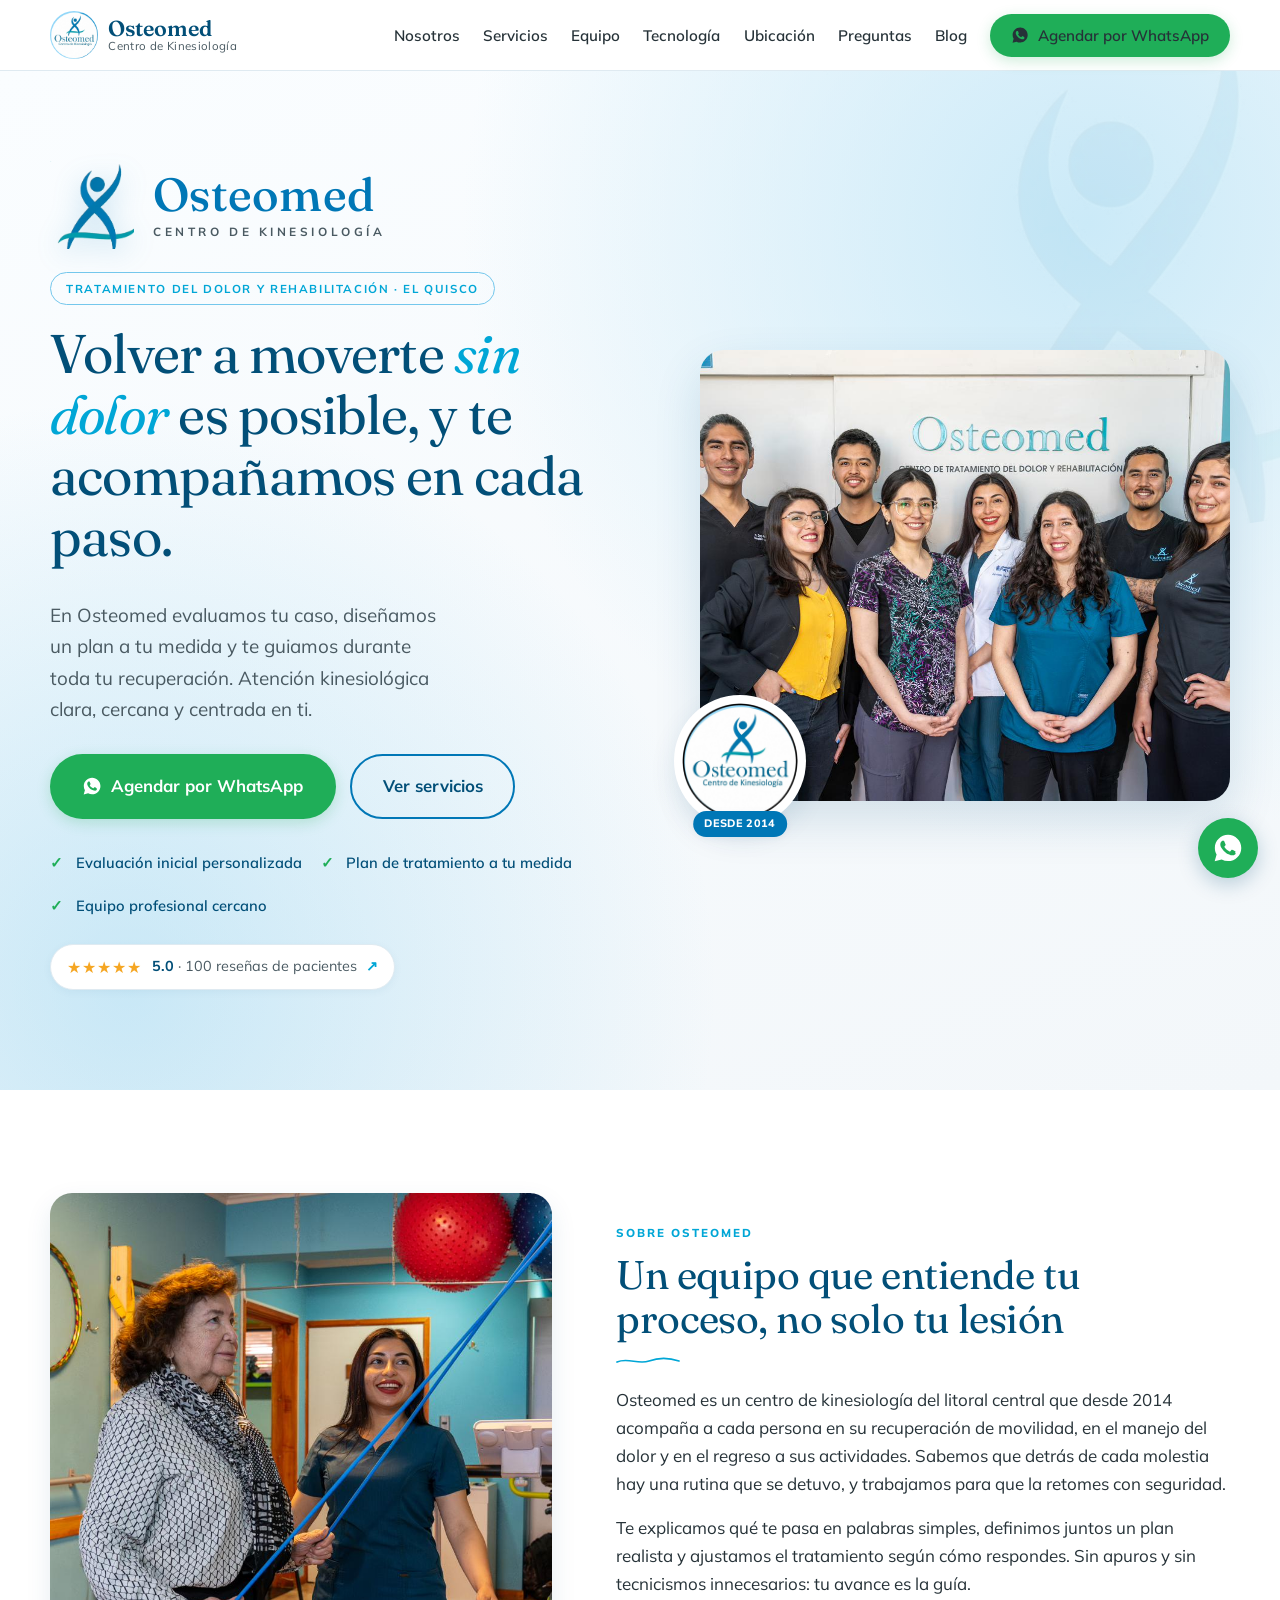
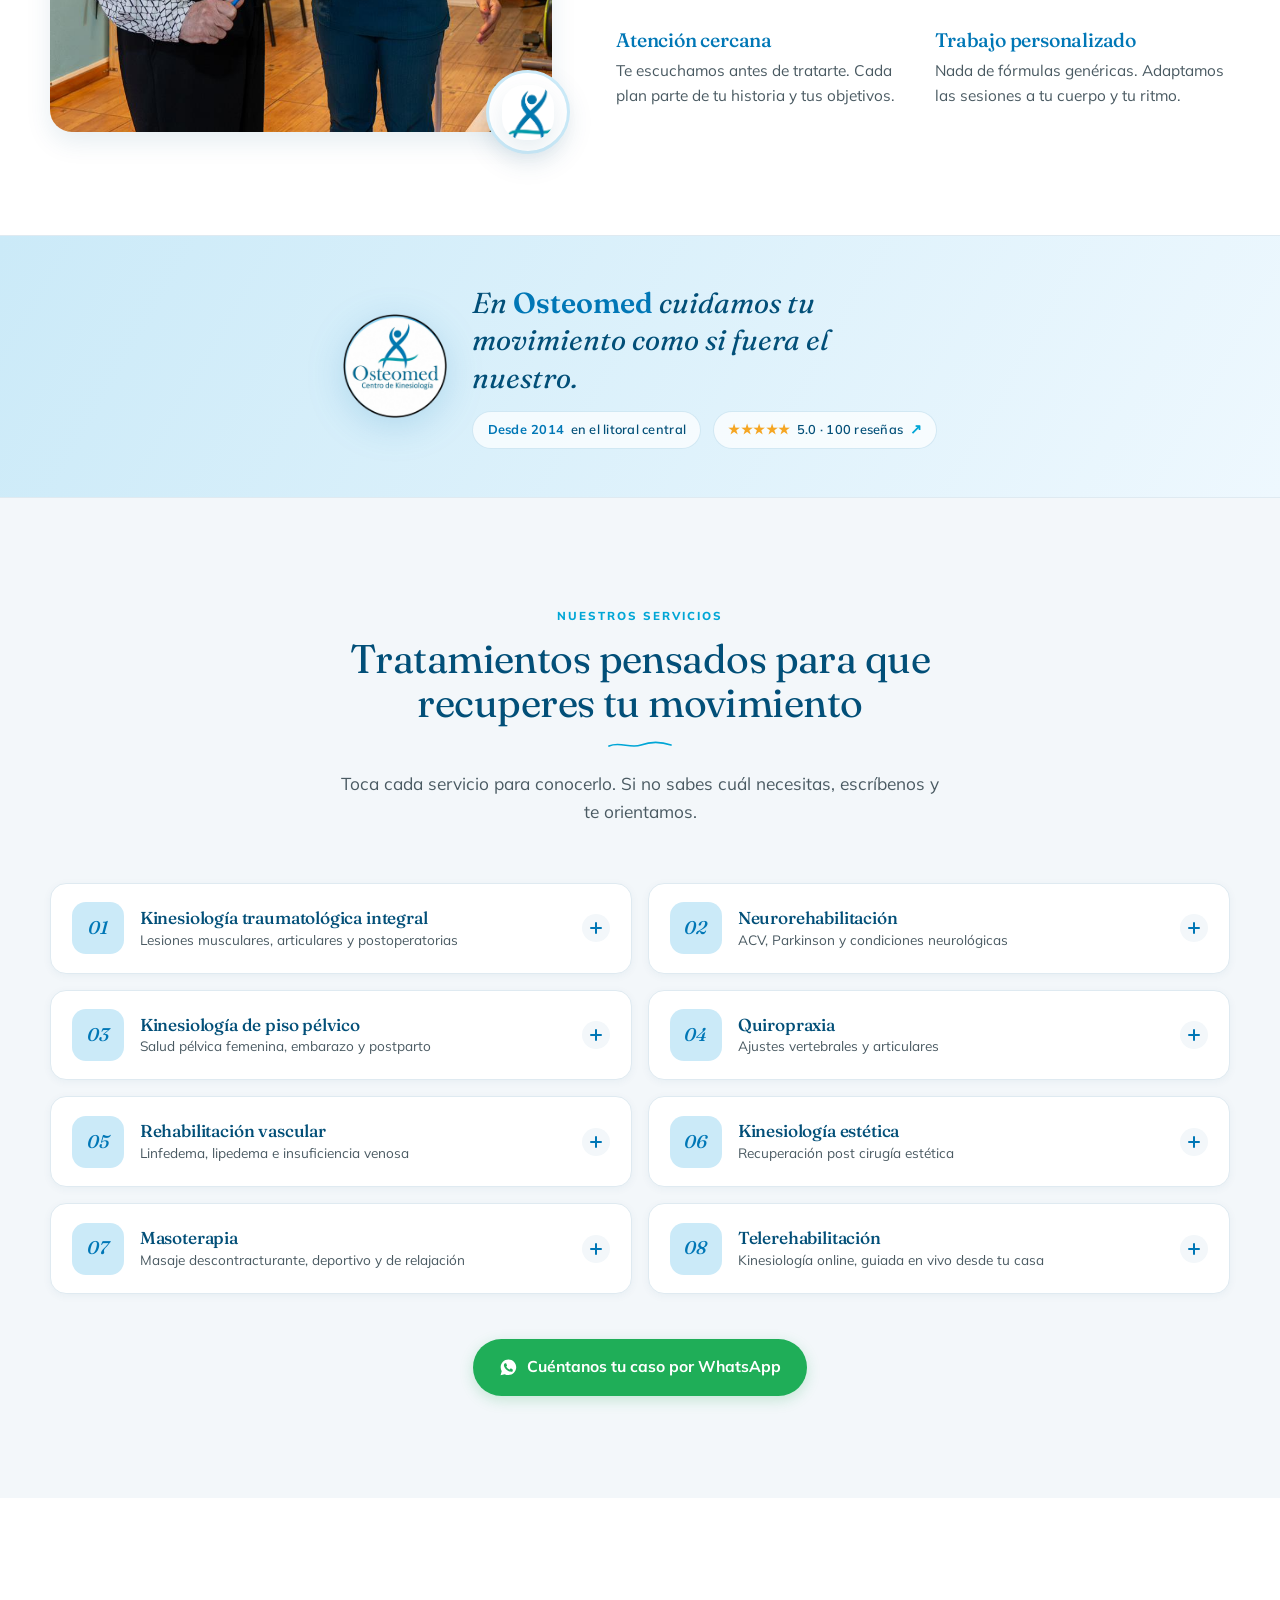
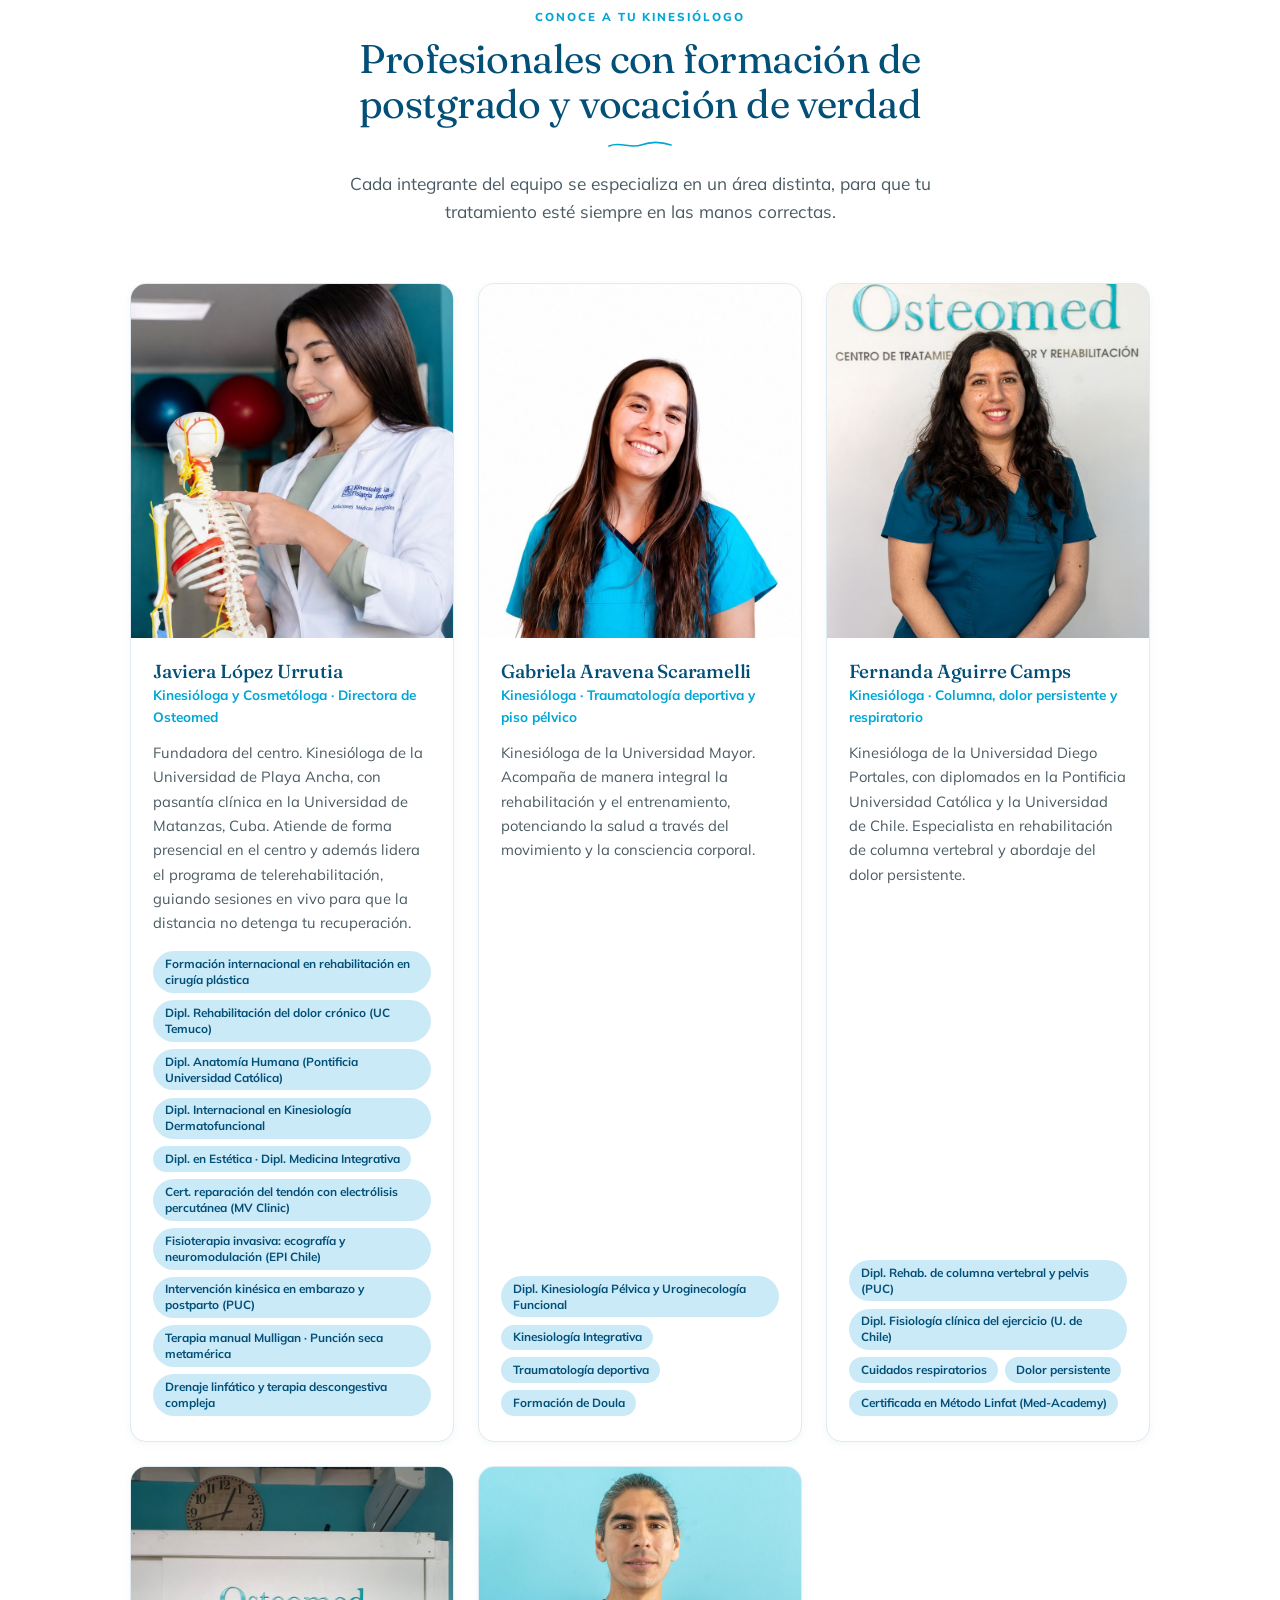
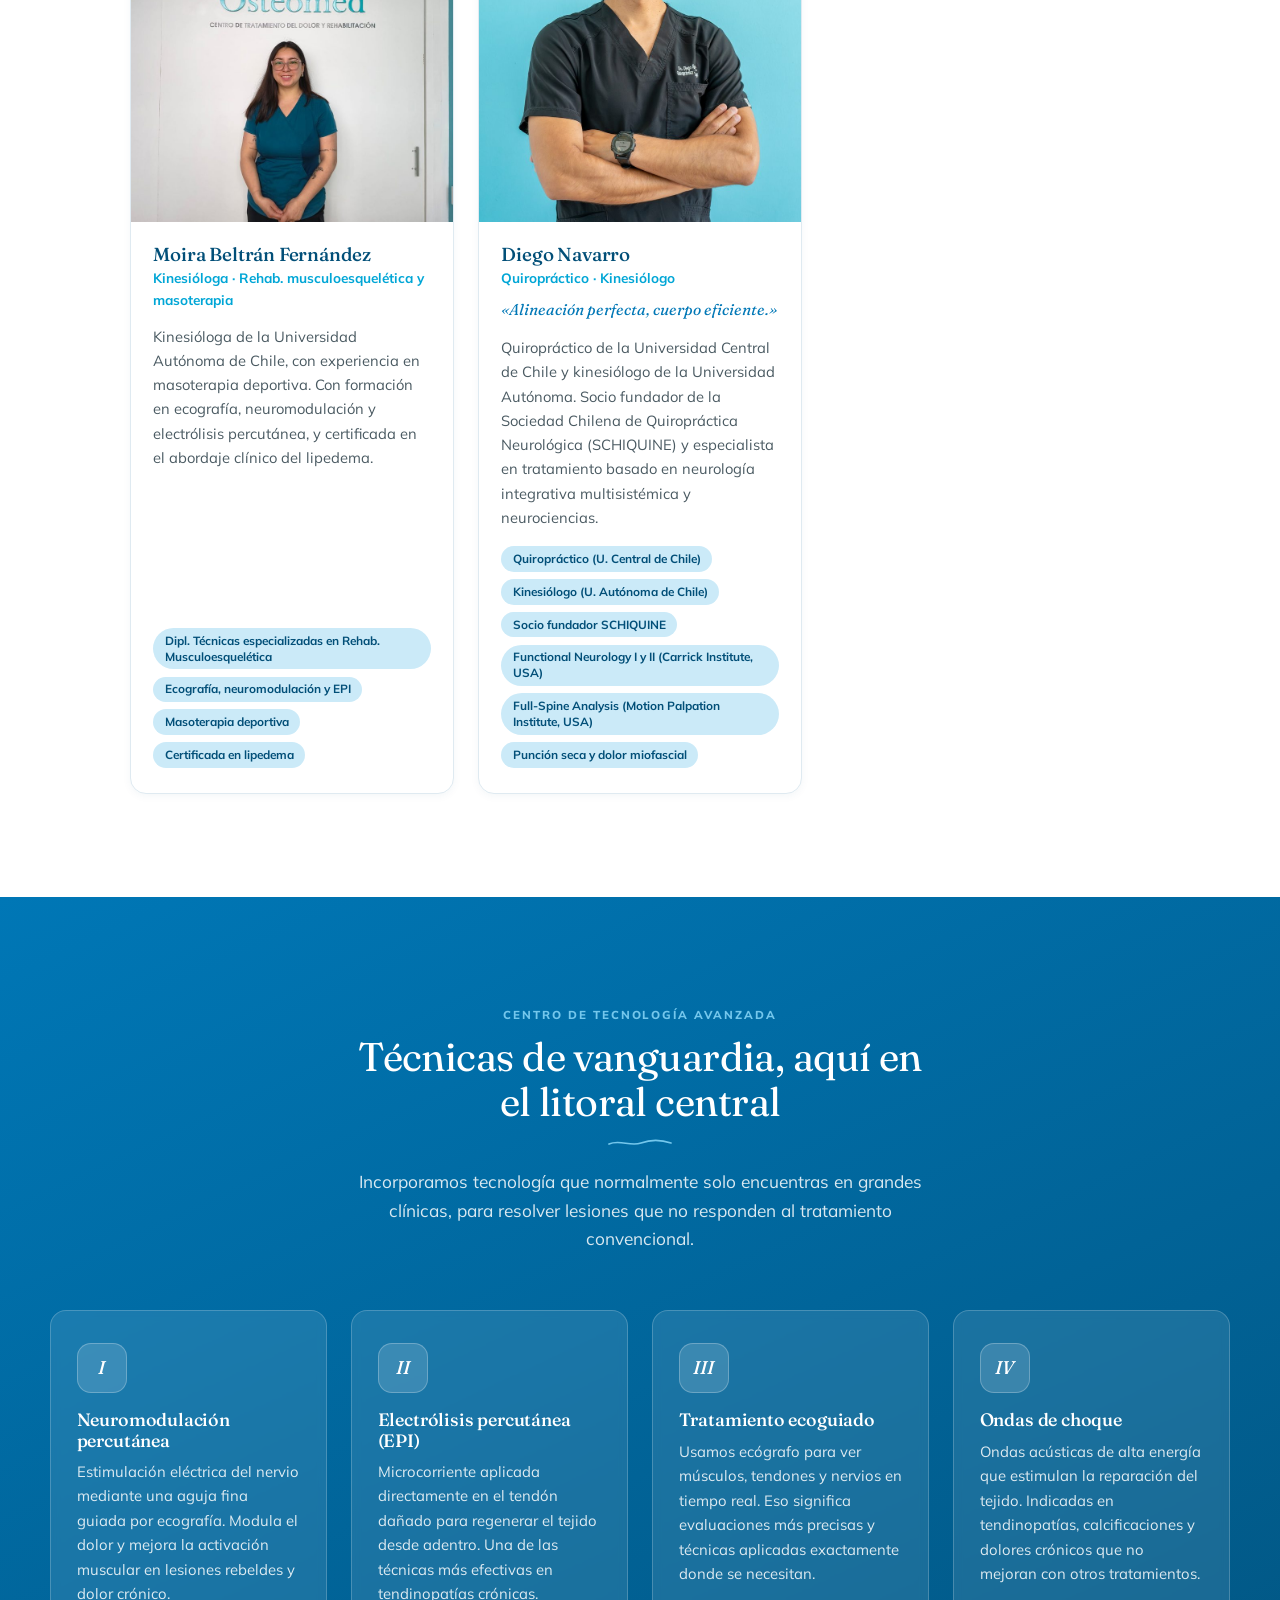
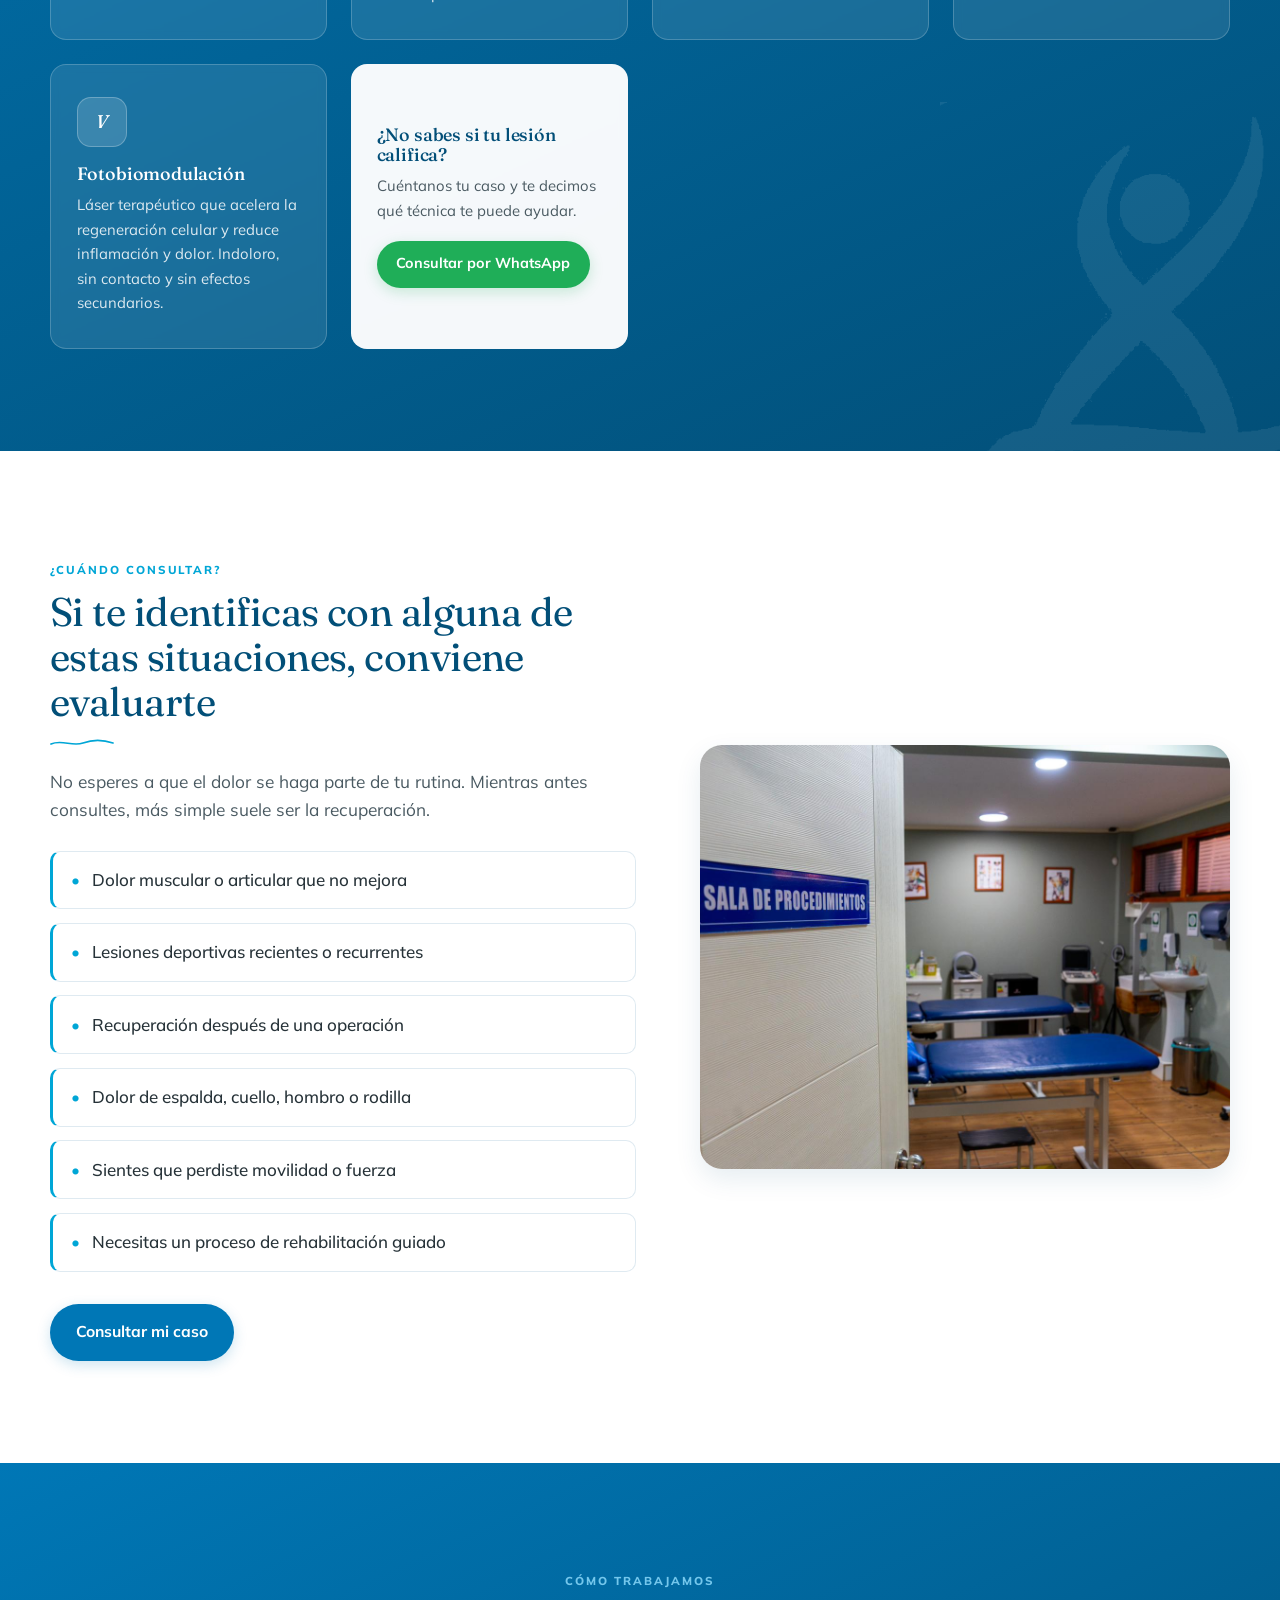
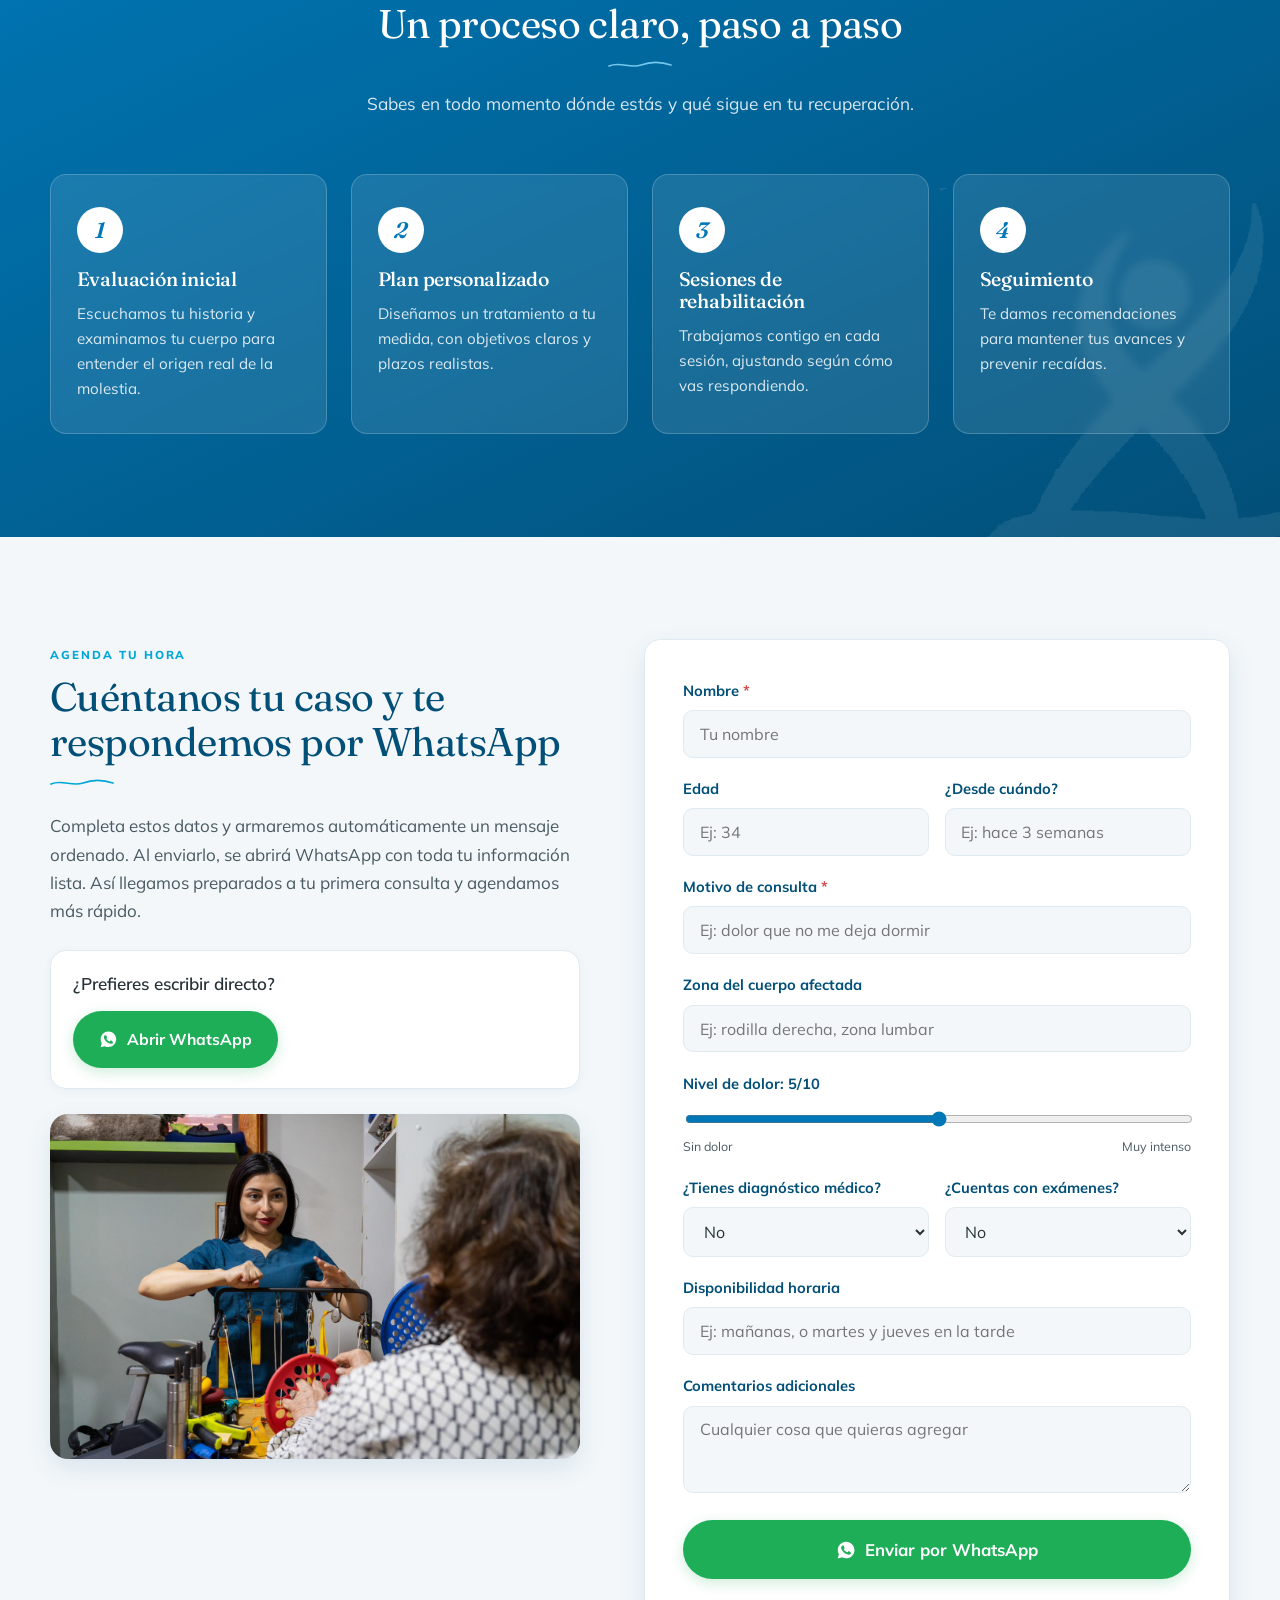
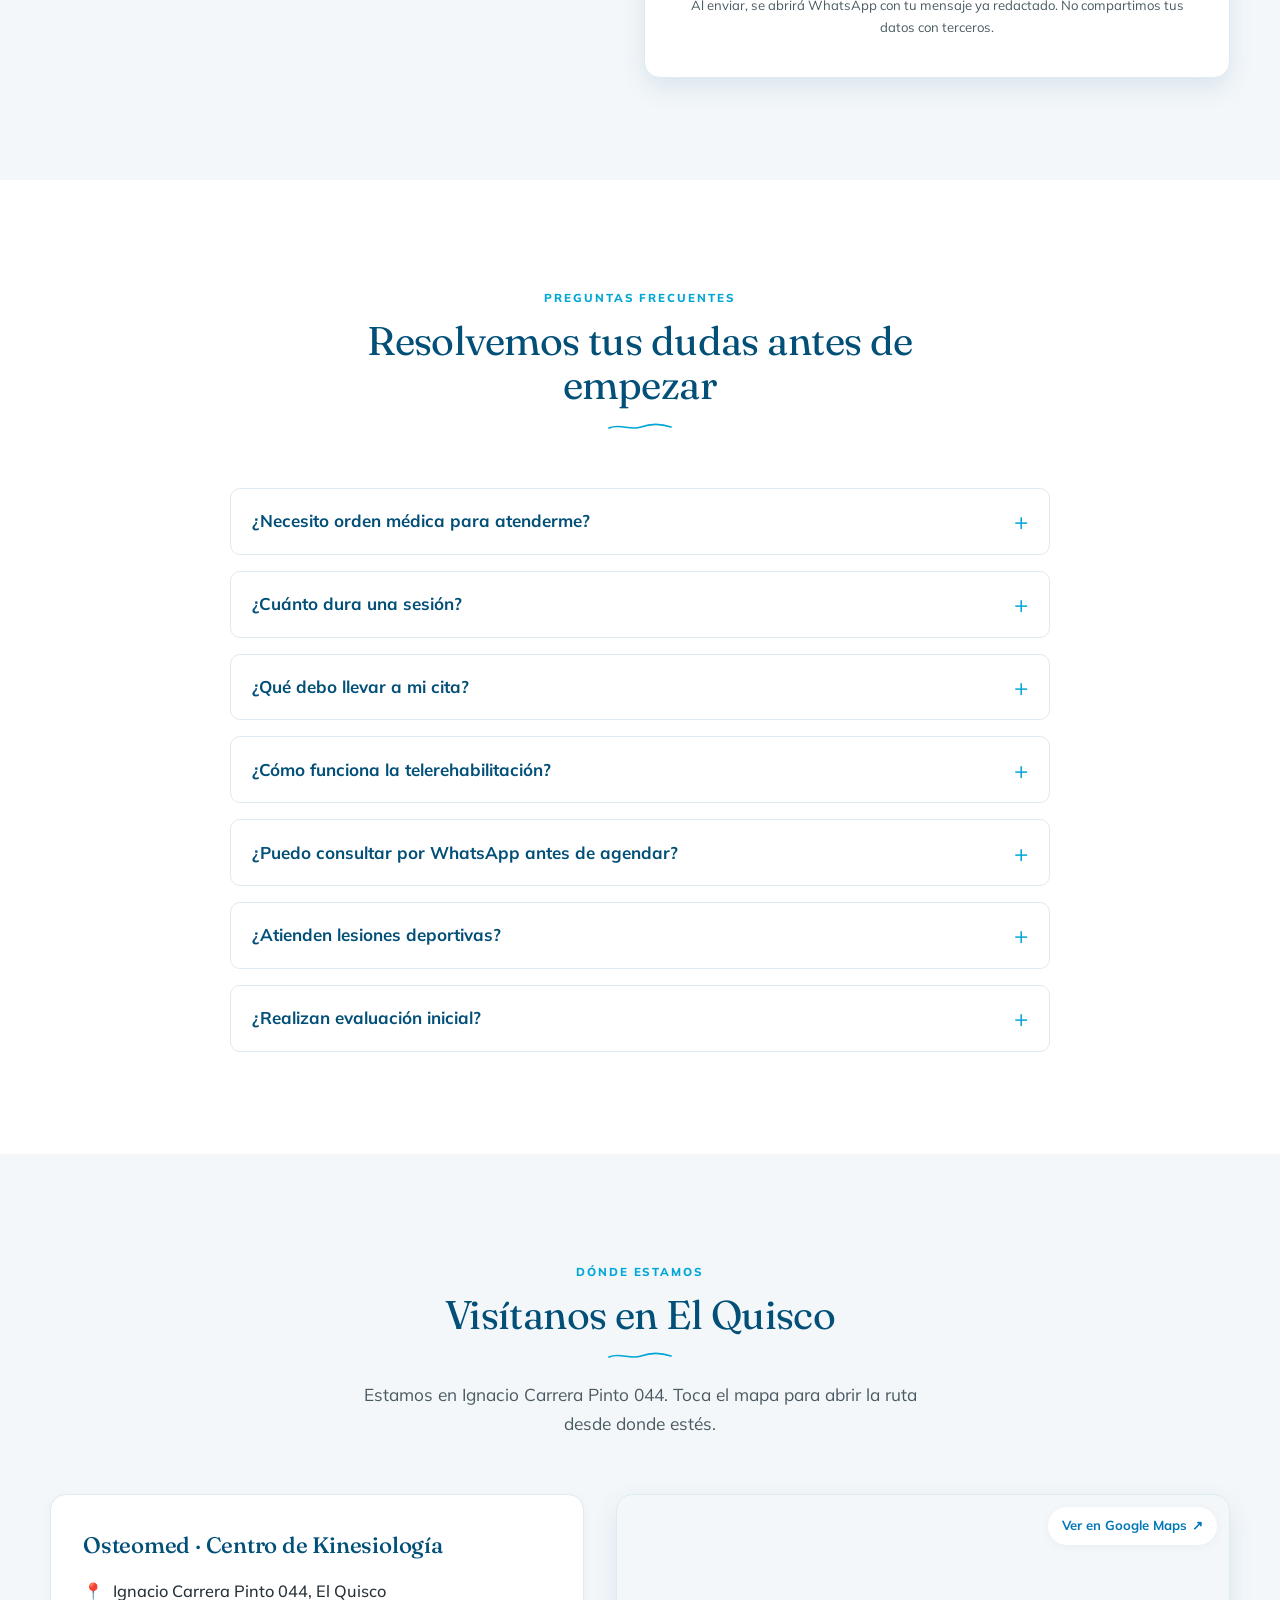
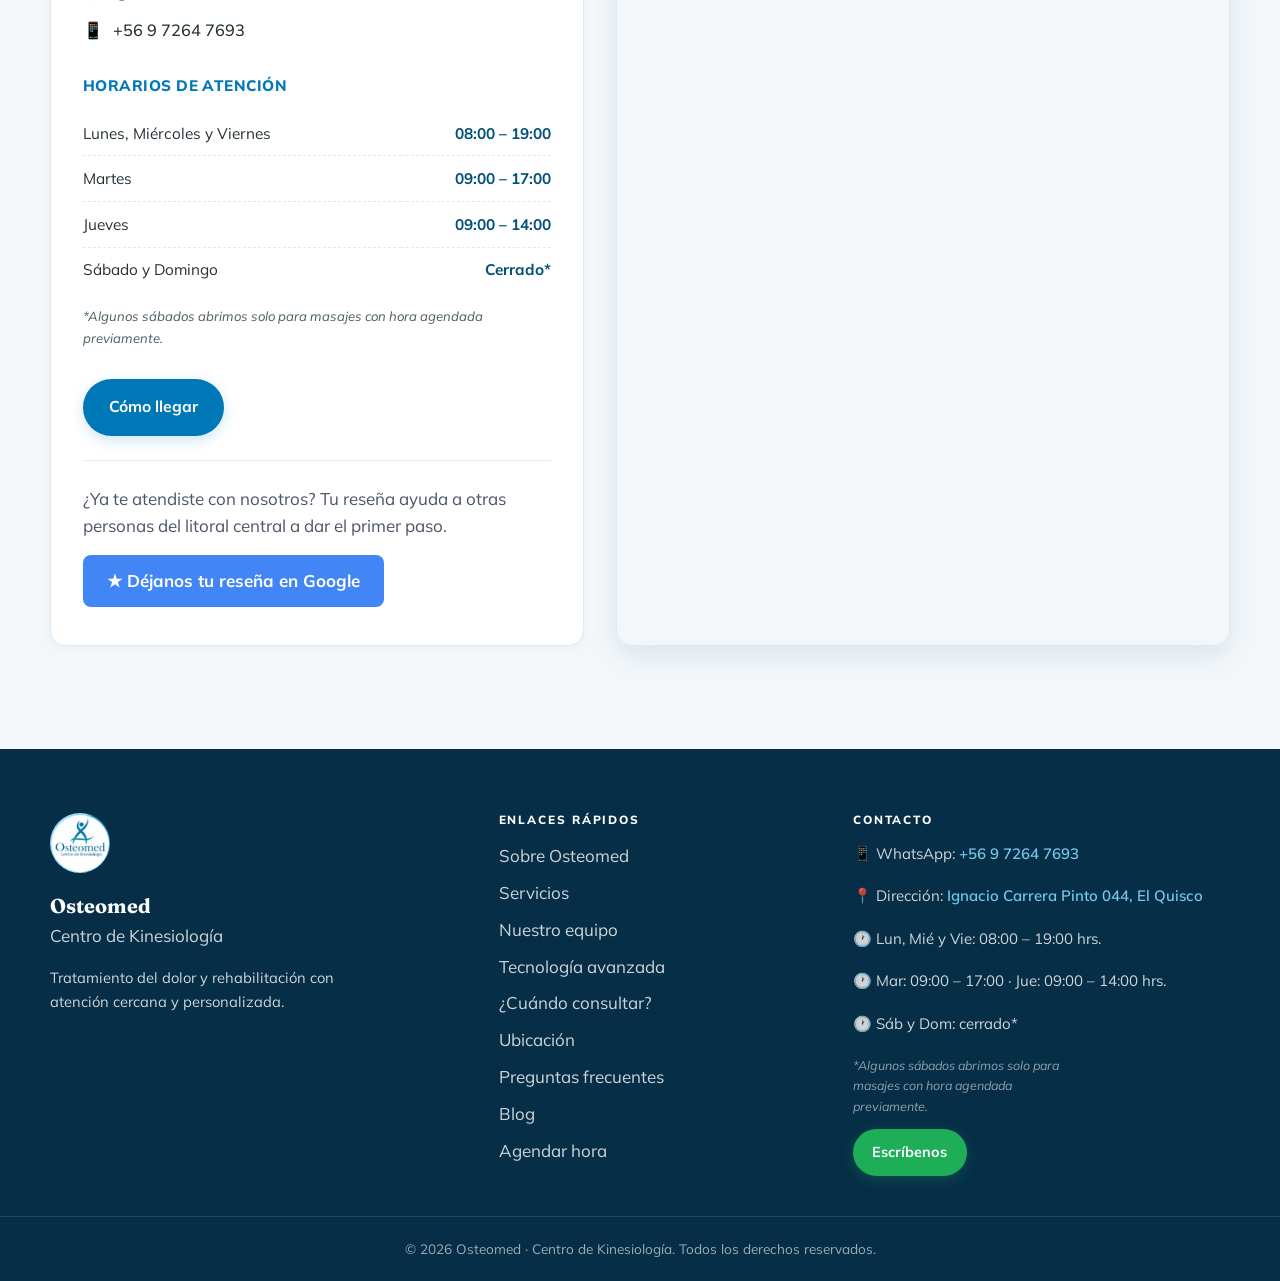
<file: index.html>
<!DOCTYPE html>
<html lang="es">

<head>
  <meta charset="UTF-8" />
  <meta name="viewport" content="width=device-width, initial-scale=1.0" />

  <!-- SEO -->
  <title>Osteomed | Centro de Kinesiología y Rehabilitación en El Quisco · Desde 2014</title>
  <meta name="description"
    content="Centro de kinesiología en El Quisco con más de 10 años de experiencia. Kinesiología traumatológica, neurorehabilitación, piso pélvico, quiropraxia, ondas de choque y telerehabilitación. ★5.0 en Google. Agenda fácil por WhatsApp." />
  <meta name="keywords"
    content="kinesiología El Quisco, kinesiólogo El Quisco, centro de kinesiología litoral central, rehabilitación El Quisco, tratamiento del dolor, piso pélvico, quiropraxia, ondas de choque, telerehabilitación, kinesiología El Tabo, kinesiología Algarrobo" />
  <meta name="geo.region" content="CL-VS" />
  <meta name="geo.placename" content="El Quisco, Valparaíso" />
  <meta name="author" content="Osteomed - Centro de Kinesiología" />
  <meta name="robots" content="index, follow" />
  <link rel="canonical" href="https://kinesiologiaosteomed.cl/" />

  <!-- Open Graph -->
  <meta property="og:type" content="website" />
  <meta property="og:title" content="Osteomed | Kinesiología y Rehabilitación en El Quisco" />
  <meta property="og:description"
    content="Más de 10 años acompañando recuperaciones en el litoral central. ★5.0 en Google. Agenda tu hora por WhatsApp." />
  <meta property="og:url" content="https://kinesiologiaosteomed.cl/" />
  <meta property="og:image" content="https://kinesiologiaosteomed.cl/assets/equipo.jpg" />
  <meta property="og:locale" content="es_CL" />

  <link rel="icon" type="image/png" href="assets/logo.png" />

  <!-- Fonts: Fraunces (display) + Mulish (body) -->
  <link rel="preconnect" href="https://fonts.googleapis.com" />
  <link rel="preconnect" href="https://fonts.gstatic.com" crossorigin />
  <link
    href="https://fonts.googleapis.com/css2?family=Fraunces:ital,opsz,wght@0,9..144,400;0,9..144,500;0,9..144,600;1,9..144,400&family=Mulish:wght@400;500;600;700;800&display=swap"
    rel="stylesheet" />

  <link rel="stylesheet" href="styles.css" />

  <!-- Structured data: negocio local -->
  <script type="application/ld+json">
  {
    "@context": "https://schema.org",
    "@type": "MedicalClinic",
    "name": "Osteomed - Centro de Kinesiología",
    "description": "Centro de kinesiología y rehabilitación en El Quisco. Kinesiología traumatológica, neurorehabilitación, piso pélvico, quiropraxia, rehabilitación vascular, masoterapia, telerehabilitación y tecnología avanzada.",
    "medicalSpecialty": "Physiotherapy",
    "url": "https://kinesiologiaosteomed.cl/",
    "telephone": "+56972647693",
    "address": {
      "@type": "PostalAddress",
      "streetAddress": "Ignacio Carrera Pinto 044",
      "addressLocality": "El Quisco",
      "addressRegion": "Valparaíso",
      "addressCountry": "CL"
    },
    "openingHoursSpecification": [
      { "@type": "OpeningHoursSpecification", "dayOfWeek": ["Monday", "Wednesday", "Friday"], "opens": "08:00", "closes": "19:00" },
      { "@type": "OpeningHoursSpecification", "dayOfWeek": "Tuesday", "opens": "09:00", "closes": "17:00" },
      { "@type": "OpeningHoursSpecification", "dayOfWeek": "Thursday", "opens": "09:00", "closes": "14:00" }
    ],
    "image": "https://kinesiologiaosteomed.cl/assets/equipo.jpg",
    "logo": "https://kinesiologiaosteomed.cl/assets/logo.png",
    "priceRange": "$$",
    "foundingDate": "2014",
    "hasMap": "https://maps.app.goo.gl/KKimd9kYUYvbPtDLA",
    "aggregateRating": {
      "@type": "AggregateRating",
      "ratingValue": "5.0",
      "reviewCount": "100"
    },
    "availableService": [
      { "@type": "MedicalTherapy", "name": "Kinesiología traumatológica integral" },
      { "@type": "MedicalTherapy", "name": "Neurorehabilitación" },
      { "@type": "MedicalTherapy", "name": "Kinesiología de piso pélvico" },
      { "@type": "MedicalTherapy", "name": "Quiropraxia" },
      { "@type": "MedicalTherapy", "name": "Rehabilitación vascular" },
      { "@type": "MedicalTherapy", "name": "Kinesiología estética" },
      { "@type": "MedicalTherapy", "name": "Masoterapia" },
      { "@type": "MedicalTherapy", "name": "Telerehabilitación" }
    ]
  }
  </script>
</head>

<body>

  <!-- ============ HEADER ============ -->
  <header class="site-header" id="inicio">
    <div class="container header-inner">
      <a href="#inicio" class="brand" aria-label="Osteomed, inicio">
        <img src="assets/logo.png" alt="Logo Osteomed Centro de Kinesiología" class="brand-logo" />
        <span class="brand-text">
          <strong>Osteomed</strong>
          <small>Centro de Kinesiología</small>
        </span>
      </a>

      <nav class="main-nav" id="mainNav" aria-label="Navegación principal">
        <a href="#sobre">Nosotros</a>
        <a href="#servicios">Servicios</a>
        <a href="#equipo">Equipo</a>
        <a href="#tecnologia">Tecnología</a>
        <a href="#ubicacion">Ubicación</a>
        <a href="#faq">Preguntas</a>
        <a href="/blog/">Blog</a>
        <a href="#agendar" class="btn btn-wa nav-cta">
          <svg viewBox="0 0 24 24" class="wa-icon" aria-hidden="true">
            <path
              d="M12.04 2C6.58 2 2.13 6.45 2.13 11.91c0 1.75.46 3.45 1.32 4.95L2 22l5.25-1.38a9.9 9.9 0 0 0 4.79 1.22h.01c5.46 0 9.91-4.45 9.91-9.91C21.95 6.45 17.5 2 12.04 2zm5.8 14.13c-.24.68-1.42 1.31-1.95 1.36-.5.05-1.13.07-1.83-.11-.42-.13-.96-.31-1.66-.61-2.92-1.26-4.83-4.2-4.98-4.4-.14-.2-1.19-1.58-1.19-3.02 0-1.43.75-2.13 1.02-2.43.27-.29.59-.36.78-.36.2 0 .39 0 .56.01.18.01.42-.07.66.5.24.59.83 2.03.9 2.18.07.14.12.31.02.51-.09.2-.14.31-.27.48-.14.17-.29.37-.41.5-.14.14-.28.29-.12.56.16.27.71 1.18 1.53 1.91 1.06.94 1.95 1.24 2.22 1.38.27.14.43.12.59-.07.16-.2.68-.79.86-1.06.18-.27.36-.22.61-.13.25.09 1.59.75 1.86.89.27.14.45.2.51.31.07.11.07.63-.17 1.31z" />
          </svg>
          Agendar por WhatsApp
        </a>
      </nav>

      <button class="nav-toggle" id="navToggle" aria-label="Abrir menú" aria-expanded="false">
        <span></span><span></span><span></span>
      </button>
    </div>
  </header>

  <main>

    <!-- ============ HERO ============ -->
    <section class="hero">
      <div class="hero-bg" aria-hidden="true"></div>
      <img src="assets/logo-simbolo.png" alt="" class="hero-watermark" aria-hidden="true" />
      <div class="container hero-inner">
        <div class="hero-copy">
          <div class="hero-brandmark">
            <img src="assets/logo-simbolo.png" alt="" class="hero-brandmark-symbol" aria-hidden="true" />
            <span class="hero-brandmark-text">
              <span class="hero-brandmark-name">Osteomed</span>
              <span class="hero-brandmark-tag">Centro de Kinesiología</span>
            </span>
          </div>
          <span class="eyebrow">Tratamiento del dolor y rehabilitación · El Quisco</span>
          <h1>Volver a moverte <em>sin dolor</em> es posible, y te acompañamos en cada paso.</h1>
          <p class="hero-lead">En Osteomed evaluamos tu caso, diseñamos un plan a tu medida y te guiamos durante toda tu
            recuperación. Atención kinesiológica clara, cercana y centrada en ti.</p>
          <div class="hero-actions">
            <a href="#agendar" class="btn btn-wa btn-lg">
              <svg viewBox="0 0 24 24" class="wa-icon" aria-hidden="true">
                <path
                  d="M12.04 2C6.58 2 2.13 6.45 2.13 11.91c0 1.75.46 3.45 1.32 4.95L2 22l5.25-1.38a9.9 9.9 0 0 0 4.79 1.22h.01c5.46 0 9.91-4.45 9.91-9.91C21.95 6.45 17.5 2 12.04 2zm5.8 14.13c-.24.68-1.42 1.31-1.95 1.36-.5.05-1.13.07-1.83-.11-.42-.13-.96-.31-1.66-.61-2.92-1.26-4.83-4.2-4.98-4.4-.14-.2-1.19-1.58-1.19-3.02 0-1.43.75-2.13 1.02-2.43.27-.29.59-.36.78-.36.2 0 .39 0 .56.01.18.01.42-.07.66.5.24.59.83 2.03.9 2.18.07.14.12.31.02.51-.09.2-.14.31-.27.48-.14.17-.29.37-.41.5-.14.14-.28.29-.12.56.16.27.71 1.18 1.53 1.91 1.06.94 1.95 1.24 2.22 1.38.27.14.43.12.59-.07.16-.2.68-.79.86-1.06.18-.27.36-.22.61-.13.25.09 1.59.75 1.86.89.27.14.45.2.51.31.07.11.07.63-.17 1.31z" />
              </svg>
              Agendar por WhatsApp
            </a>
            <a href="#servicios" class="btn btn-ghost btn-lg">Ver servicios</a>
          </div>
          <ul class="hero-points">
            <li>Evaluación inicial personalizada</li>
            <li>Plan de tratamiento a tu medida</li>
            <li>Equipo profesional cercano</li>
          </ul>
          <a href="https://maps.app.goo.gl/KKimd9kYUYvbPtDLA" target="_blank" rel="noopener" class="hero-rating">
            <span class="stars" aria-hidden="true">★★★★★</span>
            <span class="rating-text"><strong>5.0</strong> · 100 reseñas de pacientes</span>
            <span class="rating-arrow" aria-hidden="true">↗</span>
          </a>
        </div>

        <div class="hero-visual">
          <img src="assets/equipo.jpg" alt="Equipo de profesionales del centro de kinesiología Osteomed"
            class="hero-img" />
          <div class="hero-seal">
            <img src="assets/logo-circulo.png" alt="Osteomed Centro de Kinesiología" />
            <span class="hero-seal-ribbon">Desde 2014</span>
          </div>
        </div>
      </div>
    </section>

    <!-- ============ SOBRE OSTEOMED ============ -->
    <section class="section" id="sobre">
      <div class="container about-grid">
        <div class="about-media">
          <img src="assets/rehab-funcional.jpg" loading="lazy"
            alt="Kinesióloga guiando un ejercicio de rehabilitación funcional a una paciente" />
          <span class="about-logo-chip">
            <img src="assets/logo-simbolo.png" alt="" aria-hidden="true" />
          </span>
        </div>
        <div class="about-copy">
          <span class="section-eyebrow">Sobre Osteomed</span>
          <h2>Un equipo que entiende tu proceso, no solo tu lesión</h2>
          <p>Osteomed es un centro de kinesiología del litoral central que desde 2014 acompaña a cada persona en su
            recuperación de movilidad, en el manejo del dolor y en el regreso a sus actividades. Sabemos que detrás de
            cada molestia hay una rutina que se detuvo, y trabajamos para que la retomes con seguridad.</p>
          <p>Te explicamos qué te pasa en palabras simples, definimos juntos un plan realista y ajustamos el tratamiento
            según cómo respondes. Sin apuros y sin tecnicismos innecesarios: tu avance es la guía.</p>
          <div class="about-values">
            <div class="value">
              <h3>Atención cercana</h3>
              <p>Te escuchamos antes de tratarte. Cada plan parte de tu historia y tus objetivos.</p>
            </div>
            <div class="value">
              <h3>Trabajo personalizado</h3>
              <p>Nada de fórmulas genéricas. Adaptamos las sesiones a tu cuerpo y tu ritmo.</p>
            </div>
          </div>
        </div>
      </div>
    </section>

    <!-- ============ FRANJA DE MARCA ============ -->
    <section class="brand-strip" aria-label="Osteomed Centro de Kinesiología">
      <div class="container brand-strip-inner">
        <img src="assets/logo-circulo.png" alt="Logo Osteomed Centro de Kinesiología" class="brand-strip-logo" />
        <div class="brand-strip-content">
          <p class="brand-strip-text">En <strong>Osteomed</strong> cuidamos tu movimiento como si fuera el nuestro.</p>
          <div class="brand-strip-meta">
            <span class="meta-chip"><strong>Desde 2014</strong> en el litoral central</span>
            <a href="https://maps.app.goo.gl/KKimd9kYUYvbPtDLA" target="_blank" rel="noopener"
              class="meta-chip meta-chip-link"><span class="stars-sm" aria-hidden="true">★★★★★</span> 5.0 · 100 reseñas
              <span class="rating-arrow" aria-hidden="true">↗</span></a>
          </div>
        </div>
      </div>
    </section>

    <!-- ============ SERVICIOS ============ -->
    <section class="section section-soft" id="servicios">
      <div class="container">
        <header class="section-head">
          <span class="section-eyebrow">Nuestros servicios</span>
          <h2>Tratamientos pensados para que recuperes tu movimiento</h2>
          <p class="section-sub">Toca cada servicio para conocerlo. Si no sabes cuál necesitas, escríbenos y te
            orientamos.</p>
        </header>

        <div class="svc-grid" id="telerehabilitacion">
          <details class="svc">
            <summary>
              <span class="svc-icon" aria-hidden="true">01</span>
              <span class="svc-title">
                <h3>Kinesiología traumatológica integral</h3>
                <small>Lesiones musculares, articulares y postoperatorias</small>
              </span>
              <span class="svc-plus" aria-hidden="true"></span>
            </summary>
            <div class="svc-body">
              <p>Rehabilitación de esguinces, fracturas, tendinopatías, desgarros y recuperación postquirúrgica.
                Evaluamos el origen de tu lesión, tratamos el dolor y fortalecemos la zona para que vuelvas a tu
                actividad con confianza y sin recaídas.</p>
            </div>
          </details>

          <details class="svc">
            <summary>
              <span class="svc-icon" aria-hidden="true">02</span>
              <span class="svc-title">
                <h3>Neurorehabilitación</h3>
                <small>ACV, Parkinson y condiciones neurológicas</small>
              </span>
              <span class="svc-plus" aria-hidden="true"></span>
            </summary>
            <div class="svc-body">
              <p>Rehabilitación para personas con secuelas de accidente cerebrovascular, Parkinson, lesiones medulares u
                otras condiciones neurológicas. Trabajamos movilidad, equilibrio y coordinación para recuperar autonomía
                en las actividades de la vida diaria.</p>
            </div>
          </details>

          <details class="svc">
            <summary>
              <span class="svc-icon" aria-hidden="true">03</span>
              <span class="svc-title">
                <h3>Kinesiología de piso pélvico</h3>
                <small>Salud pélvica femenina, embarazo y postparto</small>
              </span>
              <span class="svc-plus" aria-hidden="true"></span>
            </summary>
            <div class="svc-body">
              <p>Evaluación y tratamiento de incontinencia urinaria, dolor pélvico, preparación para el parto y
                recuperación postparto. Atención respetuosa y sin tabúes, en un espacio privado, con kinesiólogas
                especializadas en uroginecología funcional.</p>
            </div>
          </details>

          <details class="svc">
            <summary>
              <span class="svc-icon" aria-hidden="true">04</span>
              <span class="svc-title">
                <h3>Quiropraxia</h3>
                <small>Ajustes vertebrales y articulares</small>
              </span>
              <span class="svc-plus" aria-hidden="true"></span>
            </summary>
            <div class="svc-body">
              <p>Ajustes vertebrales y articulares realizados por quiropráctico certificado, para aliviar dolor de
                espalda y cuello, mejorar la movilidad y el funcionamiento del sistema nervioso. Complementa muy bien
                los procesos de rehabilitación kinésica.</p>
            </div>
          </details>

          <details class="svc">
            <summary>
              <span class="svc-icon" aria-hidden="true">05</span>
              <span class="svc-title">
                <h3>Rehabilitación vascular</h3>
                <small>Linfedema, lipedema e insuficiencia venosa</small>
              </span>
              <span class="svc-plus" aria-hidden="true"></span>
            </summary>
            <div class="svc-body">
              <p>Drenaje linfático manual, vendaje compresivo y ejercicio terapéutico para linfedema, lipedema e
                insuficiencia venosa. Reducimos volumen, pesadez y dolor en piernas y brazos, mejorando tu circulación y
                calidad de vida.</p>
            </div>
          </details>

          <details class="svc">
            <summary>
              <span class="svc-icon" aria-hidden="true">06</span>
              <span class="svc-title">
                <h3>Kinesiología estética</h3>
                <small>Recuperación post cirugía estética</small>
              </span>
              <span class="svc-plus" aria-hidden="true"></span>
            </summary>
            <div class="svc-body">
              <p>Acompañamiento postoperatorio de cirugías estéticas: drenaje linfático, manejo de fibrosis e
                inflamación. Una recuperación bien guiada protege el resultado de tu cirugía y acorta los tiempos de
                recuperación.</p>
            </div>
          </details>

          <details class="svc">
            <summary>
              <span class="svc-icon" aria-hidden="true">07</span>
              <span class="svc-title">
                <h3>Masoterapia</h3>
                <small>Masaje descontracturante, deportivo y de relajación</small>
              </span>
              <span class="svc-plus" aria-hidden="true"></span>
            </summary>
            <div class="svc-body">
              <p>Masaje terapéutico realizado por kinesiólogas: descontracturante, deportivo y de relajación. Aliviamos
                la tensión muscular con criterio clínico, identificando si detrás de la molestia hay algo más que
                tratar.</p>
            </div>
          </details>

          <details class="svc">
            <summary>
              <span class="svc-icon" aria-hidden="true">08</span>
              <span class="svc-title">
                <h3>Telerehabilitación</h3>
                <small>Kinesiología online, guiada en vivo desde tu casa</small>
              </span>
              <span class="svc-plus" aria-hidden="true"></span>
            </summary>
            <div class="svc-body">
              <p>Sesiones de kinesiología por videollamada, guiadas en vivo por nuestra kinesióloga. Ideal si no puedes
                trasladarte, vives lejos del centro o quieres continuar tu tratamiento desde casa. Solo necesitas tu
                celular y un espacio cómodo.</p>
              <button type="button" class="btn btn-primary btn-sm" id="teleTestBtn">Hacer el test de 1 minuto →</button>
              <p class="svc-note">Responde unas preguntas breves y te confirmamos si tu caso es apto para atención
                online.</p>
            </div>
          </details>
        </div>

        <div class="section-cta">
          <a href="#agendar" class="btn btn-wa">
            <svg viewBox="0 0 24 24" class="wa-icon" aria-hidden="true">
              <path
                d="M12.04 2C6.58 2 2.13 6.45 2.13 11.91c0 1.75.46 3.45 1.32 4.95L2 22l5.25-1.38a9.9 9.9 0 0 0 4.79 1.22h.01c5.46 0 9.91-4.45 9.91-9.91C21.95 6.45 17.5 2 12.04 2zm5.8 14.13c-.24.68-1.42 1.31-1.95 1.36-.5.05-1.13.07-1.83-.11-.42-.13-.96-.31-1.66-.61-2.92-1.26-4.83-4.2-4.98-4.4-.14-.2-1.19-1.58-1.19-3.02 0-1.43.75-2.13 1.02-2.43.27-.29.59-.36.78-.36.2 0 .39 0 .56.01.18.01.42-.07.66.5.24.59.83 2.03.9 2.18.07.14.12.31.02.51-.09.2-.14.31-.27.48-.14.17-.29.37-.41.5-.14.14-.28.29-.12.56.16.27.71 1.18 1.53 1.91 1.06.94 1.95 1.24 2.22 1.38.27.14.43.12.59-.07.16-.2.68-.79.86-1.06.18-.27.36-.22.61-.13.25.09 1.59.75 1.86.89.27.14.45.2.51.31.07.11.07.63-.17 1.31z" />
            </svg>
            Cuéntanos tu caso por WhatsApp
          </a>
        </div>
      </div>
    </section>

    <!-- ============ EQUIPO ============ -->
    <section class="section" id="equipo">
      <div class="container">
        <header class="section-head">
          <span class="section-eyebrow">Conoce a tu kinesiólogo</span>
          <h2>Profesionales con formación de postgrado y vocación de verdad</h2>
          <p class="section-sub">Cada integrante del equipo se especializa en un área distinta, para que tu tratamiento
            esté siempre en las manos correctas.</p>
        </header>

        <div class="team-grid">
          <article class="team-card">
            <div class="team-photo">
              <img src="assets/team-javiera.jpg"
                alt="Javiera López Urrutia, kinesióloga y directora del centro Osteomed en El Quisco" loading="lazy" />
            </div>
            <div class="team-info">
              <h3>Javiera López Urrutia</h3>
              <p class="team-role">Kinesióloga y Cosmetóloga · Directora de Osteomed</p>
              <p class="team-bio">Fundadora del centro. Kinesióloga de la Universidad de Playa Ancha, con pasantía
                clínica en la Universidad de Matanzas, Cuba. Atiende de forma presencial en el centro y además lidera
                el programa de telerehabilitación, guiando sesiones en vivo para que la distancia no detenga tu
                recuperación.</p>
              <ul class="team-tags">
                <li>Formación internacional en rehabilitación en cirugía plástica</li>
                <li>Dipl. Rehabilitación del dolor crónico (UC Temuco)</li>
                <li>Dipl. Anatomía Humana (Pontificia Universidad Católica)</li>
                <li>Dipl. Internacional en Kinesiología Dermatofuncional</li>
                <li>Dipl. en Estética · Dipl. Medicina Integrativa</li>
                <li>Cert. reparación del tendón con electrólisis percutánea (MV Clinic)</li>
                <li>Fisioterapia invasiva: ecografía y neuromodulación (EPI Chile)</li>
                <li>Intervención kinésica en embarazo y postparto (PUC)</li>
                <li>Terapia manual Mulligan · Punción seca metamérica</li>
                <li>Drenaje linfático y terapia descongestiva compleja</li>
              </ul>
            </div>
          </article>

          <article class="team-card">
            <div class="team-photo">
              <img src="assets/team-gabriela.jpg"
                alt="Gabriela Aravena Scaramelli, kinesióloga especializada en traumatología deportiva y piso pélvico"
                loading="lazy" />
            </div>
            <div class="team-info">
              <h3>Gabriela Aravena Scaramelli</h3>
              <p class="team-role">Kinesióloga · Traumatología deportiva y piso pélvico</p>
              <p class="team-bio">Kinesióloga de la Universidad Mayor. Acompaña de manera integral la rehabilitación y
                el entrenamiento, potenciando la salud a través del movimiento y la consciencia corporal.</p>
              <ul class="team-tags">
                <li>Dipl. Kinesiología Pélvica y Uroginecología Funcional</li>
                <li>Kinesiología Integrativa</li>
                <li>Traumatología deportiva</li>
                <li>Formación de Doula</li>
              </ul>
            </div>
          </article>

          <article class="team-card">
            <div class="team-photo">
              <img src="assets/team-fernanda.jpg"
                alt="Fernanda Aguirre Camps, kinesióloga especialista en columna y dolor persistente" loading="lazy" />
            </div>
            <div class="team-info">
              <h3>Fernanda Aguirre Camps</h3>
              <p class="team-role">Kinesióloga · Columna, dolor persistente y respiratorio</p>
              <p class="team-bio">Kinesióloga de la Universidad Diego Portales, con diplomados en la Pontificia
                Universidad Católica y la Universidad de Chile. Especialista en rehabilitación de columna vertebral y
                abordaje del dolor persistente.</p>
              <ul class="team-tags">
                <li>Dipl. Rehab. de columna vertebral y pelvis (PUC)</li>
                <li>Dipl. Fisiología clínica del ejercicio (U. de Chile)</li>
                <li>Cuidados respiratorios</li>
                <li>Dolor persistente</li>
                <li>Certificada en Método Linfat (Med-Academy)</li>
              </ul>
            </div>
          </article>

          <article class="team-card">
            <div class="team-photo">
              <img src="assets/team-moira.jpg" alt="Moira Beltrán Fernández, kinesióloga del centro Osteomed"
                loading="lazy" />
            </div>
            <div class="team-info">
              <h3>Moira Beltrán Fernández</h3>
              <p class="team-role">Kinesióloga · Rehab. musculoesquelética y masoterapia</p>
              <p class="team-bio">Kinesióloga de la Universidad Autónoma de Chile, con experiencia en masoterapia
                deportiva. Con formación en ecografía, neuromodulación y electrólisis percutánea, y certificada en el
                abordaje clínico del lipedema.</p>
              <ul class="team-tags">
                <li>Dipl. Técnicas especializadas en Rehab. Musculoesquelética</li>
                <li>Ecografía, neuromodulación y EPI</li>
                <li>Masoterapia deportiva</li>
                <li>Certificada en lipedema</li>
              </ul>
            </div>
          </article>

          <article class="team-card">
            <div class="team-photo">
              <img src="assets/team-diego.jpg" alt="Diego Navarro, quiropráctico y kinesiólogo del centro Osteomed"
                loading="lazy" />
            </div>
            <div class="team-info">
              <h3>Diego Navarro</h3>
              <p class="team-role">Quiropráctico · Kinesiólogo</p>
              <p class="team-quote">«Alineación perfecta, cuerpo eficiente.»</p>
              <p class="team-bio">Quiropráctico de la Universidad Central de Chile y kinesiólogo de la Universidad
                Autónoma. Socio fundador de la Sociedad Chilena de Quiropráctica Neurológica (SCHIQUINE) y especialista
                en tratamiento basado en neurología integrativa multisistémica y neurociencias.</p>
              <ul class="team-tags">
                <li>Quiropráctico (U. Central de Chile)</li>
                <li>Kinesiólogo (U. Autónoma de Chile)</li>
                <li>Socio fundador SCHIQUINE</li>
                <li>Functional Neurology I y II (Carrick Institute, USA)</li>
                <li>Full-Spine Analysis (Motion Palpation Institute, USA)</li>
                <li>Punción seca y dolor miofascial</li>
              </ul>
            </div>
          </article>
        </div>
      </div>
    </section>

    <!-- ============ TECNOLOGÍA AVANZADA ============ -->
    <section class="section section-dark" id="tecnologia">
      <img src="assets/logo-simbolo-blanco.png" alt="" class="section-watermark" aria-hidden="true" />
      <div class="container">
        <header class="section-head">
          <span class="section-eyebrow light">Centro de tecnología avanzada</span>
          <h2>Técnicas de vanguardia, aquí en el litoral central</h2>
          <p class="section-sub light">Incorporamos tecnología que normalmente solo encuentras en grandes clínicas, para
            resolver lesiones que no responden al tratamiento convencional.</p>
        </header>

        <div class="tech-grid">
          <article class="tech-card">
            <span class="tech-icon" aria-hidden="true">I</span>
            <h3>Neuromodulación percutánea</h3>
            <p>Estimulación eléctrica del nervio mediante una aguja fina guiada por ecografía. Modula el dolor y mejora
              la activación muscular en lesiones rebeldes y dolor crónico.</p>
          </article>

          <article class="tech-card">
            <span class="tech-icon" aria-hidden="true">II</span>
            <h3>Electrólisis percutánea (EPI)</h3>
            <p>Microcorriente aplicada directamente en el tendón dañado para regenerar el tejido desde adentro. Una de
              las técnicas más efectivas en tendinopatías crónicas.</p>
          </article>

          <article class="tech-card">
            <span class="tech-icon" aria-hidden="true">III</span>
            <h3>Tratamiento ecoguiado</h3>
            <p>Usamos ecógrafo para ver músculos, tendones y nervios en tiempo real. Eso significa evaluaciones más
              precisas y técnicas aplicadas exactamente donde se necesitan.</p>
          </article>

          <article class="tech-card">
            <span class="tech-icon" aria-hidden="true">IV</span>
            <h3>Ondas de choque</h3>
            <p>Ondas acústicas de alta energía que estimulan la reparación del tejido. Indicadas en tendinopatías,
              calcificaciones y dolores crónicos que no mejoran con otros tratamientos.</p>
          </article>

          <article class="tech-card">
            <span class="tech-icon" aria-hidden="true">V</span>
            <h3>Fotobiomodulación</h3>
            <p>Láser terapéutico que acelera la regeneración celular y reduce inflamación y dolor. Indoloro, sin
              contacto y sin efectos secundarios.</p>
          </article>

          <article class="tech-card tech-card--cta">
            <h3>¿No sabes si tu lesión califica?</h3>
            <p>Cuéntanos tu caso y te decimos qué técnica te puede ayudar.</p>
            <a href="#agendar" class="btn btn-wa btn-sm">Consultar por WhatsApp</a>
          </article>
        </div>
      </div>
    </section>

    <!-- ============ ¿CUÁNDO CONSULTAR? ============ -->
    <section class="section" id="cuando">
      <div class="container when-grid">
        <div class="when-copy">
          <span class="section-eyebrow">¿Cuándo consultar?</span>
          <h2>Si te identificas con alguna de estas situaciones, conviene evaluarte</h2>
          <p class="section-sub">No esperes a que el dolor se haga parte de tu rutina. Mientras antes consultes, más
            simple suele ser la recuperación.</p>
          <ul class="when-list">
            <li><span aria-hidden="true">•</span> Dolor muscular o articular que no mejora</li>
            <li><span aria-hidden="true">•</span> Lesiones deportivas recientes o recurrentes</li>
            <li><span aria-hidden="true">•</span> Recuperación después de una operación</li>
            <li><span aria-hidden="true">•</span> Dolor de espalda, cuello, hombro o rodilla</li>
            <li><span aria-hidden="true">•</span> Sientes que perdiste movilidad o fuerza</li>
            <li><span aria-hidden="true">•</span> Necesitas un proceso de rehabilitación guiado</li>
          </ul>
          <a href="#agendar" class="btn btn-primary">Consultar mi caso</a>
        </div>
        <div class="when-media">
          <img src="assets/box.jpg" loading="lazy"
            alt="Box de tratamiento del centro Osteomed con camillas y equipamiento kinésico" />
        </div>
      </div>
    </section>

    <!-- ============ CÓMO TRABAJAMOS ============ -->
    <section class="section section-dark" id="proceso">
      <img src="assets/logo-simbolo-blanco.png" alt="" class="section-watermark" aria-hidden="true" />
      <div class="container">
        <header class="section-head">
          <span class="section-eyebrow light">Cómo trabajamos</span>
          <h2>Un proceso claro, paso a paso</h2>
          <p class="section-sub light">Sabes en todo momento dónde estás y qué sigue en tu recuperación.</p>
        </header>

        <ol class="steps">
          <li class="step">
            <span class="step-num">1</span>
            <h3>Evaluación inicial</h3>
            <p>Escuchamos tu historia y examinamos tu cuerpo para entender el origen real de la molestia.</p>
          </li>
          <li class="step">
            <span class="step-num">2</span>
            <h3>Plan personalizado</h3>
            <p>Diseñamos un tratamiento a tu medida, con objetivos claros y plazos realistas.</p>
          </li>
          <li class="step">
            <span class="step-num">3</span>
            <h3>Sesiones de rehabilitación</h3>
            <p>Trabajamos contigo en cada sesión, ajustando según cómo vas respondiendo.</p>
          </li>
          <li class="step">
            <span class="step-num">4</span>
            <h3>Seguimiento</h3>
            <p>Te damos recomendaciones para mantener tus avances y prevenir recaídas.</p>
          </li>
        </ol>
      </div>
    </section>

    <!-- ============ AGENDAR / FORMULARIO WHATSAPP ============ -->
    <section class="section section-soft" id="agendar">
      <div class="container form-grid">
        <div class="form-intro">
          <span class="section-eyebrow">Agenda tu hora</span>
          <h2>Cuéntanos tu caso y te respondemos por WhatsApp</h2>
          <p>Completa estos datos y armaremos automáticamente un mensaje ordenado. Al enviarlo, se abrirá WhatsApp con
            toda tu información lista. Así llegamos preparados a tu primera consulta y agendamos más rápido.</p>
          <div class="form-direct">
            <p>¿Prefieres escribir directo?</p>
            <a href="#" id="directWa" class="btn btn-wa">
              <svg viewBox="0 0 24 24" class="wa-icon" aria-hidden="true">
                <path
                  d="M12.04 2C6.58 2 2.13 6.45 2.13 11.91c0 1.75.46 3.45 1.32 4.95L2 22l5.25-1.38a9.9 9.9 0 0 0 4.79 1.22h.01c5.46 0 9.91-4.45 9.91-9.91C21.95 6.45 17.5 2 12.04 2zm5.8 14.13c-.24.68-1.42 1.31-1.95 1.36-.5.05-1.13.07-1.83-.11-.42-.13-.96-.31-1.66-.61-2.92-1.26-4.83-4.2-4.98-4.4-.14-.2-1.19-1.58-1.19-3.02 0-1.43.75-2.13 1.02-2.43.27-.29.59-.36.78-.36.2 0 .39 0 .56.01.18.01.42-.07.66.5.24.59.83 2.03.9 2.18.07.14.12.31.02.51-.09.2-.14.31-.27.48-.14.17-.29.37-.41.5-.14.14-.28.29-.12.56.16.27.71 1.18 1.53 1.91 1.06.94 1.95 1.24 2.22 1.38.27.14.43.12.59-.07.16-.2.68-.79.86-1.06.18-.27.36-.22.61-.13.25.09 1.59.75 1.86.89.27.14.45.2.51.31.07.11.07.63-.17 1.31z" />
              </svg>
              Abrir WhatsApp
            </a>
          </div>
          <div class="form-media">
            <img src="assets/sala-procedimientos.jpg" loading="lazy"
              alt="Sala de procedimientos del centro de kinesiología Osteomed" />
          </div>
        </div>

        <form class="wa-form" id="waForm" novalidate>
          <div class="field">
            <label for="nombre">Nombre <span class="req">*</span></label>
            <input type="text" id="nombre" name="nombre" autocomplete="name" placeholder="Tu nombre" required />
          </div>

          <div class="field-row">
            <div class="field">
              <label for="edad">Edad</label>
              <input type="number" id="edad" name="edad" min="0" max="120" placeholder="Ej: 34" />
            </div>
            <div class="field">
              <label for="tiempo">¿Desde cuándo?</label>
              <input type="text" id="tiempo" name="tiempo" placeholder="Ej: hace 3 semanas" />
            </div>
          </div>

          <div class="field">
            <label for="motivo">Motivo de consulta <span class="req">*</span></label>
            <input type="text" id="motivo" name="motivo" placeholder="Ej: dolor que no me deja dormir" required />
          </div>

          <div class="field">
            <label for="zona">Zona del cuerpo afectada</label>
            <input type="text" id="zona" name="zona" placeholder="Ej: rodilla derecha, zona lumbar" />
          </div>

          <div class="field">
            <label for="dolor">Nivel de dolor: <strong id="dolorVal">5</strong>/10</label>
            <input type="range" id="dolor" name="dolor" min="0" max="10" value="5" step="1" />
            <div class="range-scale"><span>Sin dolor</span><span>Muy intenso</span></div>
          </div>

          <div class="field-row">
            <div class="field">
              <label for="diagnostico">¿Tienes diagnóstico médico?</label>
              <select id="diagnostico" name="diagnostico">
                <option value="No">No</option>
                <option value="Sí">Sí</option>
                <option value="No estoy seguro/a">No estoy seguro/a</option>
              </select>
            </div>
            <div class="field">
              <label for="examenes">¿Cuentas con exámenes?</label>
              <select id="examenes" name="examenes">
                <option value="No">No</option>
                <option value="Sí">Sí</option>
                <option value="Algunos">Algunos</option>
              </select>
            </div>
          </div>

          <div class="field">
            <label for="disponibilidad">Disponibilidad horaria</label>
            <input type="text" id="disponibilidad" name="disponibilidad"
              placeholder="Ej: mañanas, o martes y jueves en la tarde" />
          </div>

          <div class="field">
            <label for="comentarios">Comentarios adicionales</label>
            <textarea id="comentarios" name="comentarios" rows="3"
              placeholder="Cualquier cosa que quieras agregar"></textarea>
          </div>

          <button type="submit" class="btn btn-wa btn-block btn-lg">
            <svg viewBox="0 0 24 24" class="wa-icon" aria-hidden="true">
              <path
                d="M12.04 2C6.58 2 2.13 6.45 2.13 11.91c0 1.75.46 3.45 1.32 4.95L2 22l5.25-1.38a9.9 9.9 0 0 0 4.79 1.22h.01c5.46 0 9.91-4.45 9.91-9.91C21.95 6.45 17.5 2 12.04 2zm5.8 14.13c-.24.68-1.42 1.31-1.95 1.36-.5.05-1.13.07-1.83-.11-.42-.13-.96-.31-1.66-.61-2.92-1.26-4.83-4.2-4.98-4.4-.14-.2-1.19-1.58-1.19-3.02 0-1.43.75-2.13 1.02-2.43.27-.29.59-.36.78-.36.2 0 .39 0 .56.01.18.01.42-.07.66.5.24.59.83 2.03.9 2.18.07.14.12.31.02.51-.09.2-.14.31-.27.48-.14.17-.29.37-.41.5-.14.14-.28.29-.12.56.16.27.71 1.18 1.53 1.91 1.06.94 1.95 1.24 2.22 1.38.27.14.43.12.59-.07.16-.2.68-.79.86-1.06.18-.27.36-.22.61-.13.25.09 1.59.75 1.86.89.27.14.45.2.51.31.07.11.07.63-.17 1.31z" />
            </svg>
            Enviar por WhatsApp
          </button>
          <p class="form-note">Al enviar, se abrirá WhatsApp con tu mensaje ya redactado. No compartimos tus datos con
            terceros.</p>
        </form>
      </div>
    </section>

    <!-- ============ FAQ ============ -->
    <section class="section" id="faq">
      <div class="container faq-wrap">
        <header class="section-head">
          <span class="section-eyebrow">Preguntas frecuentes</span>
          <h2>Resolvemos tus dudas antes de empezar</h2>
        </header>

        <div class="faq-list">
          <details class="faq-item">
            <summary>¿Necesito orden médica para atenderme?</summary>
            <p>No siempre. Puedes consultarnos directamente y, si tu caso requiere derivación médica o exámenes, te lo
              indicamos en la evaluación inicial.</p>
          </details>
          <details class="faq-item">
            <summary>¿Cuánto dura una sesión?</summary>
            <p>En general, entre 40 y 60 minutos. La evaluación inicial puede tomar un poco más, ya que necesitamos
              conocer bien tu caso.</p>
          </details>
          <details class="faq-item">
            <summary>¿Qué debo llevar a mi cita?</summary>
            <p>Ropa cómoda que permita moverte y exponer la zona a tratar. Si tienes exámenes o informes médicos,
              tráelos: nos ayudan a orientar mejor el tratamiento.</p>
          </details>
          <details class="faq-item">
            <summary>¿Cómo funciona la telerehabilitación?</summary>
            <p>Agendas tu hora, te enviamos un enlace de videollamada y nuestra kinesióloga te guía en vivo desde tu
              casa. Solo necesitas tu celular y un espacio cómodo. Puedes hacer el test rápido en la sección de
              servicios para saber si tu caso es apto.</p>
          </details>
          <details class="faq-item">
            <summary>¿Puedo consultar por WhatsApp antes de agendar?</summary>
            <p>Sí. Puedes escribirnos para resolver dudas o describir tu situación. Te orientamos y, si quieres,
              agendamos tu hora ahí mismo.</p>
          </details>
          <details class="faq-item">
            <summary>¿Atienden lesiones deportivas?</summary>
            <p>Sí. Tratamos lesiones deportivas agudas y crónicas, y contamos con técnicas avanzadas como electrólisis
              percutánea y ondas de choque para tendinopatías que no mejoran con tratamiento convencional.</p>
          </details>
          <details class="faq-item">
            <summary>¿Realizan evaluación inicial?</summary>
            <p>Siempre. Todo proceso parte con una evaluación kinésica que nos permite entender el origen de tu molestia
              y armar tu plan de tratamiento.</p>
          </details>
        </div>
      </div>
    </section>
    <!-- ============ UBICACIÓN ============ -->
    <section class="section section-soft" id="ubicacion">
      <div class="container">
        <header class="section-head">
          <span class="section-eyebrow">Dónde estamos</span>
          <h2>Visítanos en El Quisco</h2>
          <p class="section-sub">Estamos en Ignacio Carrera Pinto 044. Toca el mapa para abrir la ruta desde donde
            estés.</p>
        </header>

        <div class="map-grid">
          <div class="map-frame">
            <a href="https://maps.app.goo.gl/KKimd9kYUYvbPtDLA" target="_blank" rel="noopener" class="map-open-link">
              Ver en Google Maps <span aria-hidden="true">↗</span>
            </a>
            <iframe title="Ubicación de Osteomed en el mapa"
              src="https://www.google.com/maps?q=Ignacio%20Carrera%20Pinto%20044,%20El%20Quisco&output=embed"
              loading="lazy" referrerpolicy="no-referrer-when-downgrade" allowfullscreen></iframe>
          </div>

          <div class="map-info">
            <h3>Osteomed · Centro de Kinesiología</h3>
            <ul class="map-details">
              <li><span aria-hidden="true">📍</span> Ignacio Carrera Pinto 044, El Quisco</li>
              <li><span aria-hidden="true">📱</span> +56 9 7264 7693</li>
            </ul>

            <div class="map-hours">
              <h4>Horarios de atención</h4>
              <table>
                <tr>
                  <td>Lunes, Miércoles y Viernes</td>
                  <td>08:00 – 19:00</td>
                </tr>
                <tr>
                  <td>Martes</td>
                  <td>09:00 – 17:00</td>
                </tr>
                <tr>
                  <td>Jueves</td>
                  <td>09:00 – 14:00</td>
                </tr>
                <tr>
                  <td>Sábado y Domingo</td>
                  <td>Cerrado*</td>
                </tr>
              </table>
              <p class="hours-note">*Algunos sábados abrimos solo para masajes con hora agendada previamente.</p>
            </div>

            <a href="https://maps.app.goo.gl/KKimd9kYUYvbPtDLA" target="_blank" rel="noopener" class="btn btn-primary">
              Cómo llegar
            </a>

            <div class="map-review">
              <p class="map-review-text">¿Ya te atendiste con nosotros? Tu reseña ayuda a otras personas del litoral
                central a dar el primer paso.</p>
              <a href="https://search.google.com/local/writereview?placeid=ChIJ_y-9M8oWYpYR92nBr8sJq_4" target="_blank"
                rel="noopener noreferrer" class="btn-review">
                ★ Déjanos tu reseña en Google
              </a>
            </div>
    </section>
  </main>

  <!-- ============ FOOTER ============ -->
  <footer class="site-footer">
    <div class="container footer-grid">
      <div class="footer-brand">
        <img src="assets/logo.png" alt="Logo Osteomed" class="footer-logo" />
        <p><strong>Osteomed</strong><br>Centro de Kinesiología</p>
        <p class="footer-tag">Tratamiento del dolor y rehabilitación con atención cercana y personalizada.</p>
      </div>

      <div class="footer-col">
        <h3>Enlaces rápidos</h3>
        <ul>
          <li><a href="#sobre">Sobre Osteomed</a></li>
          <li><a href="#servicios">Servicios</a></li>
          <li><a href="#equipo">Nuestro equipo</a></li>
          <li><a href="#tecnologia">Tecnología avanzada</a></li>
          <li><a href="#cuando">¿Cuándo consultar?</a></li>
          <li><a href="#ubicacion">Ubicación</a></li>
          <li><a href="#faq">Preguntas frecuentes</a></li>
          <li><a href="/blog/">Blog</a></li>
          <li><a href="#agendar">Agendar hora</a></li>
        </ul>
      </div>

      <div class="footer-col">
        <h3>Contacto</h3>
        <ul class="footer-contact">
          <li>📱 WhatsApp: <a href="#" id="footerWa">+56 9 7264 7693</a></li>
          <li>📍 Dirección: <a href="https://maps.app.goo.gl/KKimd9kYUYvbPtDLA" target="_blank" rel="noopener">Ignacio
              Carrera Pinto 044, El Quisco</a></li>
          <li>🕐 Lun, Mié y Vie: 08:00 – 19:00 hrs.</li>
          <li>🕐 Mar: 09:00 – 17:00 · Jue: 09:00 – 14:00 hrs.</li>
          <li>🕐 Sáb y Dom: cerrado*</li>
        </ul>
        <p class="footer-hours-note">*Algunos sábados abrimos solo para masajes con hora agendada previamente.</p>
        <a href="#agendar" class="btn btn-wa btn-sm">Escríbenos</a>
      </div>
    </div>

    <div class="footer-bottom">
      <div class="container">
        <p>© <span id="year"></span> Osteomed · Centro de Kinesiología. Todos los derechos reservados.</p>
      </div>
    </div>
  </footer>

  <!-- Botón flotante WhatsApp -->
  <a href="#" class="wa-float" id="waFloat" aria-label="Contactar por WhatsApp">
    <svg viewBox="0 0 24 24" aria-hidden="true">
      <path
        d="M12.04 2C6.58 2 2.13 6.45 2.13 11.91c0 1.75.46 3.45 1.32 4.95L2 22l5.25-1.38a9.9 9.9 0 0 0 4.79 1.22h.01c5.46 0 9.91-4.45 9.91-9.91C21.95 6.45 17.5 2 12.04 2zm5.8 14.13c-.24.68-1.42 1.31-1.95 1.36-.5.05-1.13.07-1.83-.11-.42-.13-.96-.31-1.66-.61-2.92-1.26-4.83-4.2-4.98-4.4-.14-.2-1.19-1.58-1.19-3.02 0-1.43.75-2.13 1.02-2.43.27-.29.59-.36.78-.36.2 0 .39 0 .56.01.18.01.42-.07.66.5.24.59.83 2.03.9 2.18.07.14.12.31.02.51-.09.2-.14.31-.27.48-.14.17-.29.37-.41.5-.14.14-.28.29-.12.56.16.27.71 1.18 1.53 1.91 1.06.94 1.95 1.24 2.22 1.38.27.14.43.12.59-.07.16-.2.68-.79.86-1.06.18-.27.36-.22.61-.13.25.09 1.59.75 1.86.89.27.14.45.2.51.31.07.11.07.63-.17 1.31z" />
    </svg>
  </a>


  <!-- ============ MODAL: TEST TELEREHABILITACIÓN ============ -->
  <div class="modal" id="teleModal" role="dialog" aria-modal="true" aria-labelledby="teleTitle" hidden>
    <div class="modal-backdrop" data-close-modal></div>
    <div class="modal-card">
      <button type="button" class="modal-close" aria-label="Cerrar" data-close-modal>×</button>
      <span class="section-eyebrow">Telerehabilitación</span>
      <h3 id="teleTitle">Test rápido: ¿es la atención online para ti?</h3>
      <p class="modal-sub">Responde en 1 minuto. Al enviar, tu respuesta llega directo por WhatsApp y nuestra
        kinesióloga te confirma si tu caso es apto para sesiones online.</p>

      <form id="teleForm" novalidate>
        <div class="field">
          <label for="teleNombre">Nombre <span class="req">*</span></label>
          <input type="text" id="teleNombre" name="teleNombre" autocomplete="name" placeholder="Tu nombre" required />
        </div>

        <div class="field">
          <label for="teleMotivo">¿Qué te gustaría tratar? <span class="req">*</span></label>
          <input type="text" id="teleMotivo" name="teleMotivo"
            placeholder="Ej: dolor lumbar, recuperar fuerza tras una lesión" required />
        </div>

        <div class="field-row">
          <div class="field">
            <label for="teleAntes">¿Has hecho kinesiología antes?</label>
            <select id="teleAntes" name="teleAntes">
              <option value="No">No</option>
              <option value="Sí, por esta misma molestia">Sí, por esta misma molestia</option>
              <option value="Sí, por otra cosa">Sí, por otra cosa</option>
            </select>
          </div>
          <div class="field">
            <label for="teleEspacio">¿Tienes espacio y conexión para una videollamada?</label>
            <select id="teleEspacio" name="teleEspacio">
              <option value="Sí">Sí</option>
              <option value="Creo que sí">Creo que sí</option>
              <option value="No estoy seguro/a">No estoy seguro/a</option>
            </select>
          </div>
        </div>

        <div class="field">
          <label for="teleDispo">¿Qué días y horarios te acomodan?</label>
          <input type="text" id="teleDispo" name="teleDispo" placeholder="Ej: tardes después de las 18:00" />
        </div>

        <button type="submit" class="btn btn-wa btn-block">
          <svg viewBox="0 0 24 24" class="wa-icon" aria-hidden="true">
            <path
              d="M12.04 2C6.58 2 2.13 6.45 2.13 11.91c0 1.75.46 3.45 1.32 4.95L2 22l5.25-1.38a9.9 9.9 0 0 0 4.79 1.22h.01c5.46 0 9.91-4.45 9.91-9.91C21.95 6.45 17.5 2 12.04 2zm5.8 14.13c-.24.68-1.42 1.31-1.95 1.36-.5.05-1.13.07-1.83-.11-.42-.13-.96-.31-1.66-.61-2.92-1.26-4.83-4.2-4.98-4.4-.14-.2-1.19-1.58-1.19-3.02 0-1.43.75-2.13 1.02-2.43.27-.29.59-.36.78-.36.2 0 .39 0 .56.01.18.01.42-.07.66.5.24.59.83 2.03.9 2.18.07.14.12.31.02.51-.09.2-.14.31-.27.48-.14.17-.29.37-.41.5-.14.14-.28.29-.12.56.16.27.71 1.18 1.53 1.91 1.06.94 1.95 1.24 2.22 1.38.27.14.43.12.59-.07.16-.2.68-.79.86-1.06.18-.27.36-.22.61-.13.25.09 1.59.75 1.86.89.27.14.45.2.51.31.07.11.07.63-.17 1.31z" />
          </svg>
          Enviar test por WhatsApp
        </button>
        <p class="form-note">Te responderemos en horario de atención.</p>
      </form>
    </div>
  </div>

  <script src="script.js"></script>
</body>

</html>
</file>
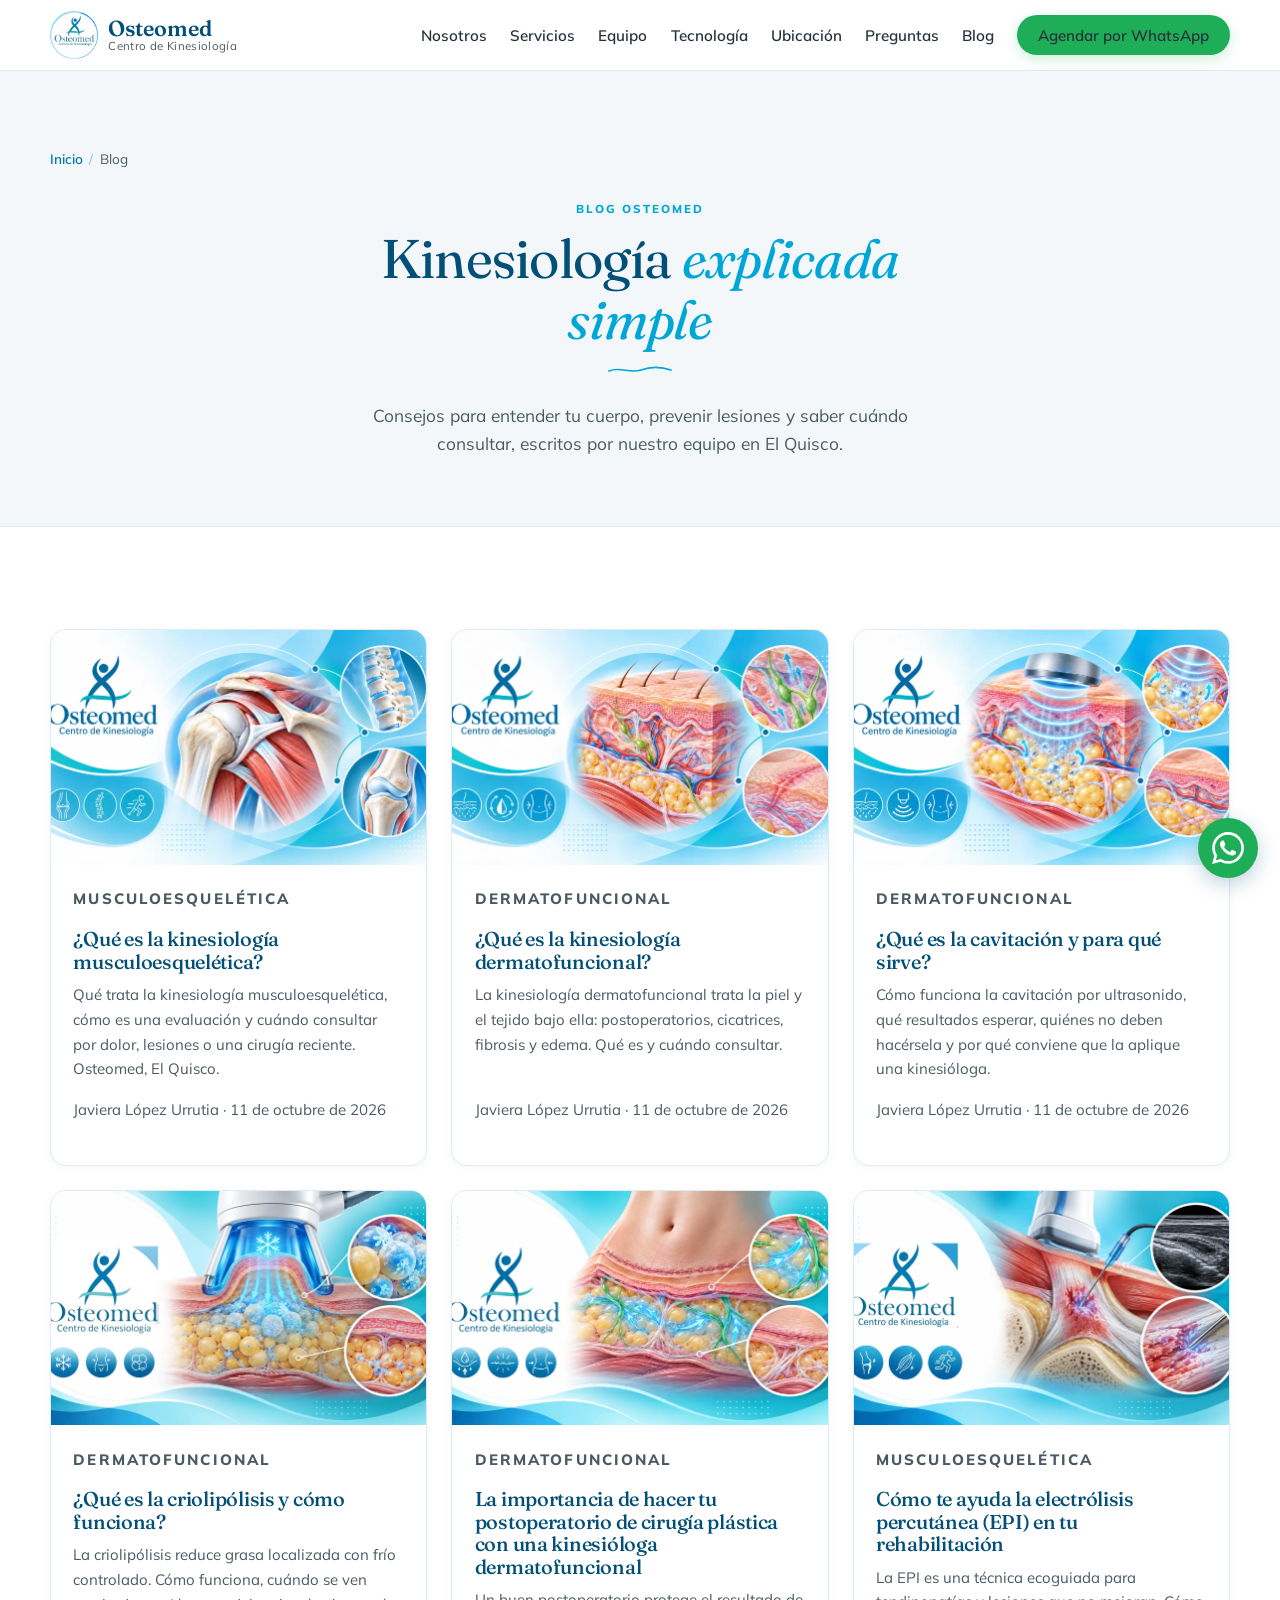
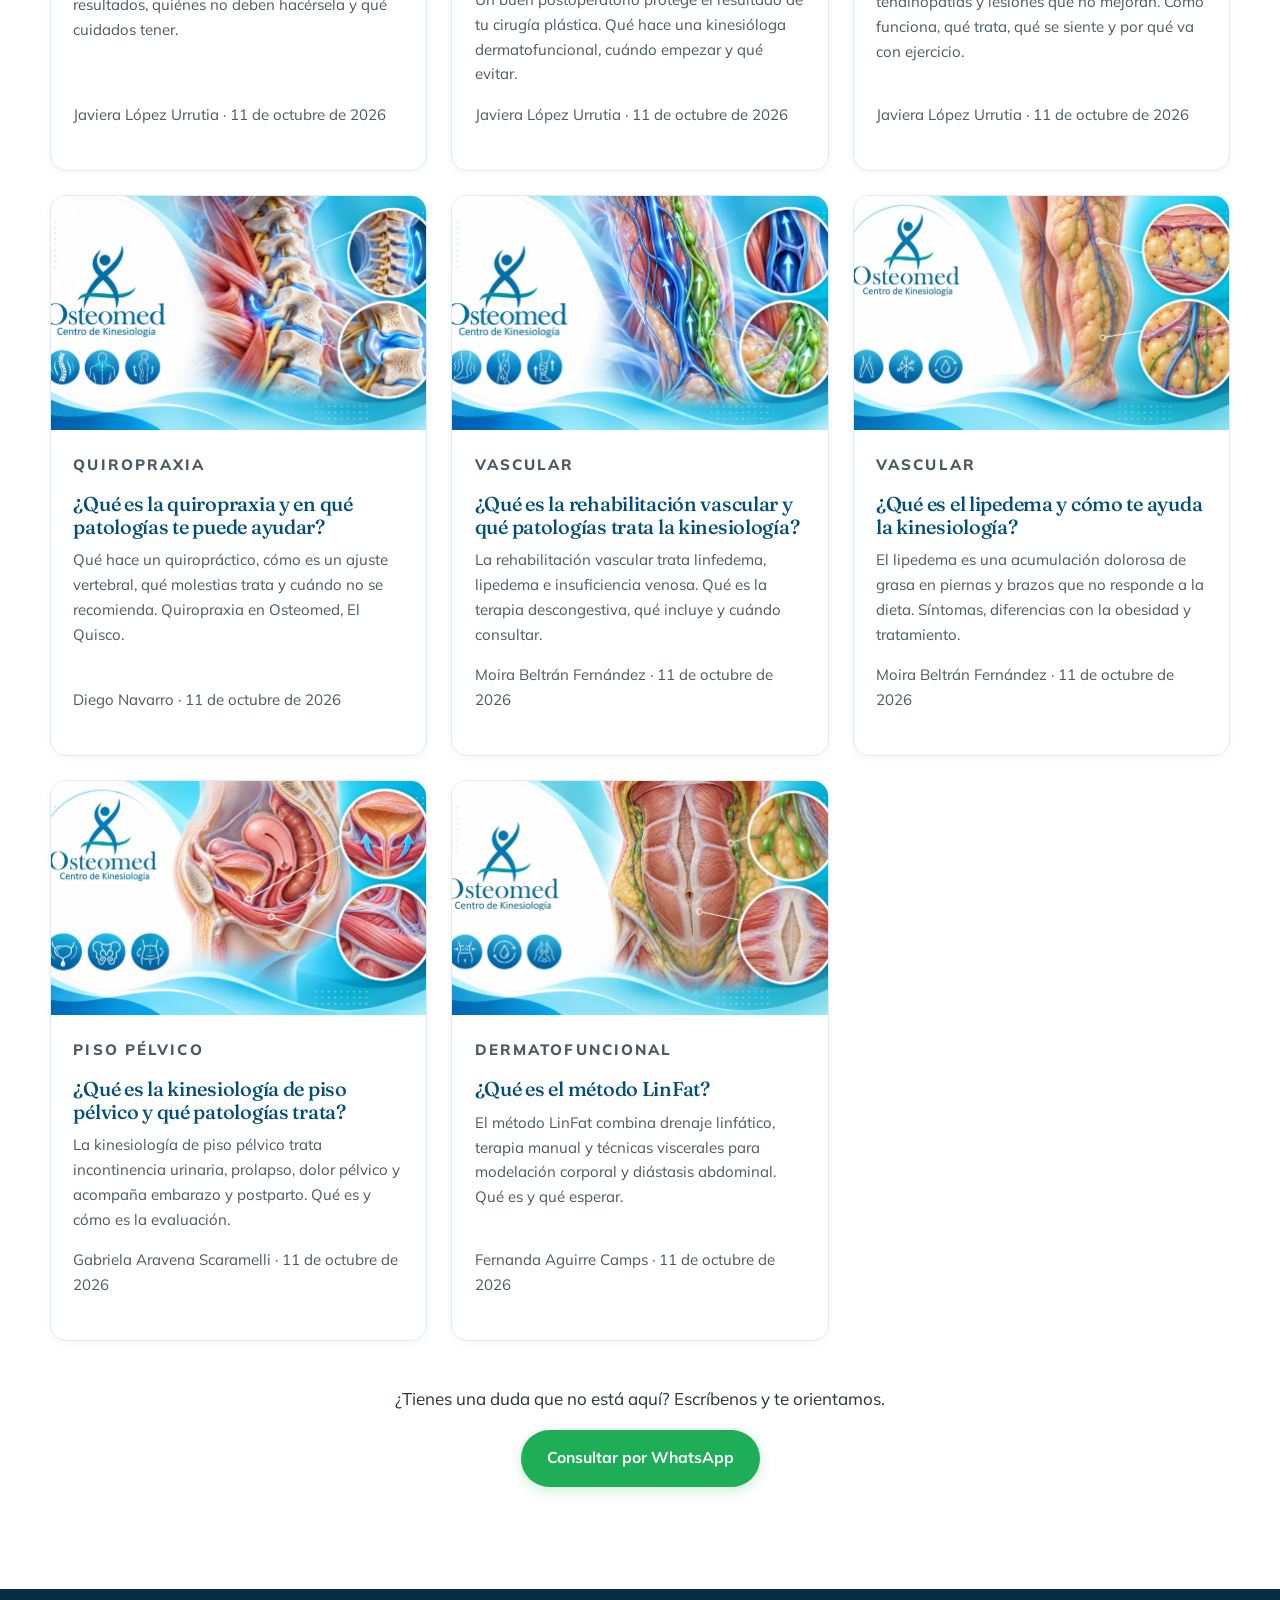
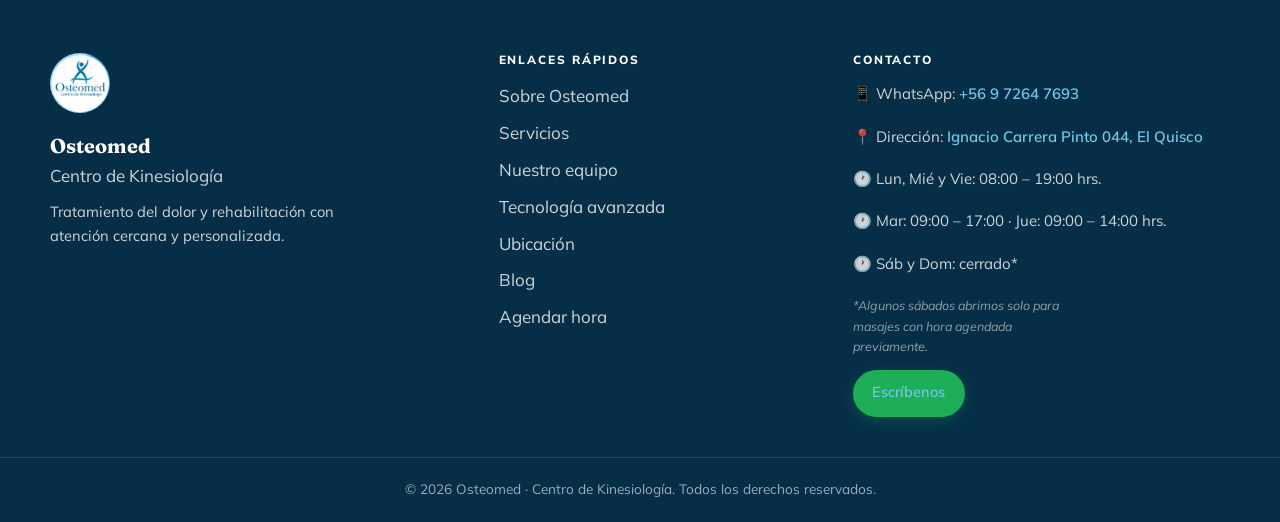
<file: blog/index.html>
<!DOCTYPE html>
<html lang="es-CL">
<head>
  <meta charset="UTF-8">
  <meta name="viewport" content="width=device-width, initial-scale=1.0">

  <title>Blog de kinesiología | Osteomed El Quisco</title>
  <meta name="description" content="Consejos de kinesiología, rehabilitación y manejo del dolor escritos por el equipo de Osteomed, centro de kinesiología en El Quisco, litoral central.">
  <meta name="robots" content="index, follow, max-image-preview:large">
  <link rel="canonical" href="https://kinesiologiaosteomed.cl/blog/">

  <meta name="geo.region" content="CL-VS">
  <meta name="geo.placename" content="El Quisco, Valparaíso">

  <meta property="og:type" content="website">
  <meta property="og:locale" content="es_CL">
  <meta property="og:site_name" content="Osteomed · Centro de Kinesiología">
  <meta property="og:title" content="Blog de kinesiología | Osteomed El Quisco">
  <meta property="og:description" content="Consejos de kinesiología, rehabilitación y manejo del dolor del equipo de Osteomed.">
  <meta property="og:url" content="https://kinesiologiaosteomed.cl/blog/">
  <meta property="og:image" content="https://kinesiologiaosteomed.cl/assets/equipo.jpg">
  <meta name="twitter:card" content="summary_large_image">

  <link rel="icon" type="image/png" href="/assets/logo.png">

  <link rel="preconnect" href="https://fonts.googleapis.com">
  <link rel="preconnect" href="https://fonts.gstatic.com" crossorigin>
  <!-- Usar el mismo <link> de Google Fonts que tiene index.html -->
  <link href="https://fonts.googleapis.com/css2?family=Fraunces:ital,opsz,wght@0,9..144,400;0,9..144,500;0,9..144,600;1,9..144,400;1,9..144,500&family=Mulish:wght@400;500;600;700;800&display=swap" rel="stylesheet">
  <link rel="stylesheet" href="/styles.css">

  <script type="application/ld+json">
  {
    "@context": "https://schema.org",
    "@graph": [
      {
        "@type": "Blog",
        "name": "Blog de Osteomed",
        "description": "Consejos de kinesiología, rehabilitación y manejo del dolor del equipo de Osteomed, El Quisco.",
        "url": "https://kinesiologiaosteomed.cl/blog/",
        "inLanguage": "es-CL",
        "publisher": {
          "@type": "MedicalClinic",
          "name": "Osteomed · Centro de Kinesiología",
          "url": "https://kinesiologiaosteomed.cl/",
          "logo": { "@type": "ImageObject", "url": "https://kinesiologiaosteomed.cl/assets/logo.png" }
        }
      },
      {
        "@type": "BreadcrumbList",
        "itemListElement": [
          { "@type": "ListItem", "position": 1, "name": "Inicio", "item": "https://kinesiologiaosteomed.cl/" },
          { "@type": "ListItem", "position": 2, "name": "Blog" }
        ]
      }
    ]
  }
  </script>
</head>
<body>

  <!-- ===================== HEADER (igual al sitio, con rutas absolutas) ===================== -->
  <header class="site-header">
    <div class="container header-inner">
      <a href="/" class="brand" aria-label="Osteomed, ir al inicio">
        <img src="/assets/logo.png" alt="Logo Osteomed Centro de Kinesiología" class="brand-logo" width="48" height="48">
        <span class="brand-text"><strong>Osteomed</strong><small>Centro de Kinesiología</small></span>
      </a>
      <nav class="main-nav" id="mainNav" aria-label="Navegación principal">
        <a href="/#sobre">Nosotros</a>
        <a href="/#servicios">Servicios</a>
        <a href="/#equipo">Equipo</a>
        <a href="/#tecnologia">Tecnología</a>
        <a href="/#ubicacion">Ubicación</a>
        <a href="/#faq">Preguntas</a>
        <a href="/blog/" aria-current="page">Blog</a>
        <a href="/#agendar" class="btn btn-wa nav-cta">Agendar por WhatsApp</a>
      </nav>
      <button class="nav-toggle" id="navToggle" aria-label="Abrir menú" aria-expanded="false" aria-controls="mainNav">
        <span></span><span></span><span></span>
      </button>
    </div>
  </header>

  <main>
    <section class="blog-hero">
      <div class="container">
        <nav class="breadcrumbs" aria-label="Ruta de navegación">
          <ol>
            <li><a href="/">Inicio</a></li>
            <li aria-current="page">Blog</li>
          </ol>
        </nav>
        <div class="section-head">
          <span class="section-eyebrow">Blog Osteomed</span>
          <h1>Kinesiología <em>explicada simple</em></h1>
          <p class="section-sub">Consejos para entender tu cuerpo, prevenir lesiones y saber cuándo consultar, escritos por nuestro equipo en El Quisco.</p>
        </div>
      </div>
    </section>

    <section class="section no-reveal">
      <div class="container">
        <div class="post-grid">

          <!-- Artículos: el más reciente primero. Para agregar uno, copiar un <article class="post-card"> -->
          <article class="post-card">
            <a href="/blog/que-es-la-kinesiologia-musculoesqueletica/" class="post-card-img" tabindex="-1" aria-hidden="true">
              <img src="/assets/blog/que-es-la-kinesiologia-musculoesqueletica.webp" alt="" width="1672" height="941" loading="lazy">
            </a>
            <div class="post-card-body">
              <p class="post-cat">Musculoesquelética</p>
              <h2><a href="/blog/que-es-la-kinesiologia-musculoesqueletica/">¿Qué es la kinesiología musculoesquelética?</a></h2>
              <p>Qué trata la kinesiología musculoesquelética, cómo es una evaluación y cuándo consultar por dolor, lesiones o una cirugía reciente. Osteomed, El Quisco.</p>
              <p class="post-card-meta">Javiera López Urrutia · <time datetime="2026-10-11">11 de octubre de 2026</time></p>
            </div>
          </article>
          <article class="post-card">
            <a href="/blog/que-es-la-kinesiologia-dermatofuncional/" class="post-card-img" tabindex="-1" aria-hidden="true">
              <img src="/assets/blog/que-es-la-kinesiologia-dermatofuncional.webp" alt="" width="1672" height="941" loading="lazy">
            </a>
            <div class="post-card-body">
              <p class="post-cat">Dermatofuncional</p>
              <h2><a href="/blog/que-es-la-kinesiologia-dermatofuncional/">¿Qué es la kinesiología dermatofuncional?</a></h2>
              <p>La kinesiología dermatofuncional trata la piel y el tejido bajo ella: postoperatorios, cicatrices, fibrosis y edema. Qué es y cuándo consultar.</p>
              <p class="post-card-meta">Javiera López Urrutia · <time datetime="2026-10-11">11 de octubre de 2026</time></p>
            </div>
          </article>
          <article class="post-card">
            <a href="/blog/que-es-la-cavitacion/" class="post-card-img" tabindex="-1" aria-hidden="true">
              <img src="/assets/blog/que-es-la-cavitacion.webp" alt="" width="1672" height="941" loading="lazy">
            </a>
            <div class="post-card-body">
              <p class="post-cat">Dermatofuncional</p>
              <h2><a href="/blog/que-es-la-cavitacion/">¿Qué es la cavitación y para qué sirve?</a></h2>
              <p>Cómo funciona la cavitación por ultrasonido, qué resultados esperar, quiénes no deben hacérsela y por qué conviene que la aplique una kinesióloga.</p>
              <p class="post-card-meta">Javiera López Urrutia · <time datetime="2026-10-11">11 de octubre de 2026</time></p>
            </div>
          </article>
          <article class="post-card">
            <a href="/blog/que-es-la-criolipolisis/" class="post-card-img" tabindex="-1" aria-hidden="true">
              <img src="/assets/blog/que-es-la-criolipolisis.webp" alt="" width="1672" height="941" loading="lazy">
            </a>
            <div class="post-card-body">
              <p class="post-cat">Dermatofuncional</p>
              <h2><a href="/blog/que-es-la-criolipolisis/">¿Qué es la criolipólisis y cómo funciona?</a></h2>
              <p>La criolipólisis reduce grasa localizada con frío controlado. Cómo funciona, cuándo se ven resultados, quiénes no deben hacérsela y qué cuidados tener.</p>
              <p class="post-card-meta">Javiera López Urrutia · <time datetime="2026-10-11">11 de octubre de 2026</time></p>
            </div>
          </article>
          <article class="post-card">
            <a href="/blog/postoperatorio-cirugia-plastica-kinesiologa-dermatofuncional/" class="post-card-img" tabindex="-1" aria-hidden="true">
              <img src="/assets/blog/postoperatorio-cirugia-plastica-kinesiologa-dermatofuncional.webp" alt="" width="1672" height="941" loading="lazy">
            </a>
            <div class="post-card-body">
              <p class="post-cat">Dermatofuncional</p>
              <h2><a href="/blog/postoperatorio-cirugia-plastica-kinesiologa-dermatofuncional/">La importancia de hacer tu postoperatorio de cirugía plástica con una kinesióloga dermatofuncional</a></h2>
              <p>Un buen postoperatorio protege el resultado de tu cirugía plástica. Qué hace una kinesióloga dermatofuncional, cuándo empezar y qué evitar.</p>
              <p class="post-card-meta">Javiera López Urrutia · <time datetime="2026-10-11">11 de octubre de 2026</time></p>
            </div>
          </article>
          <article class="post-card">
            <a href="/blog/electrolisis-percutanea-epi-rehabilitacion/" class="post-card-img" tabindex="-1" aria-hidden="true">
              <img src="/assets/blog/electrolisis-percutanea-epi-rehabilitacion.webp" alt="" width="1672" height="941" loading="lazy">
            </a>
            <div class="post-card-body">
              <p class="post-cat">Musculoesquelética</p>
              <h2><a href="/blog/electrolisis-percutanea-epi-rehabilitacion/">Cómo te ayuda la electrólisis percutánea (EPI) en tu rehabilitación</a></h2>
              <p>La EPI es una técnica ecoguiada para tendinopatías y lesiones que no mejoran. Cómo funciona, qué trata, qué se siente y por qué va con ejercicio.</p>
              <p class="post-card-meta">Javiera López Urrutia · <time datetime="2026-10-11">11 de octubre de 2026</time></p>
            </div>
          </article>
          <article class="post-card">
            <a href="/blog/que-es-la-quiropraxia/" class="post-card-img" tabindex="-1" aria-hidden="true">
              <img src="/assets/blog/que-es-la-quiropraxia.webp" alt="" width="1672" height="941" loading="lazy">
            </a>
            <div class="post-card-body">
              <p class="post-cat">Quiropraxia</p>
              <h2><a href="/blog/que-es-la-quiropraxia/">¿Qué es la quiropraxia y en qué patologías te puede ayudar?</a></h2>
              <p>Qué hace un quiropráctico, cómo es un ajuste vertebral, qué molestias trata y cuándo no se recomienda. Quiropraxia en Osteomed, El Quisco.</p>
              <p class="post-card-meta">Diego Navarro · <time datetime="2026-10-11">11 de octubre de 2026</time></p>
            </div>
          </article>
          <article class="post-card">
            <a href="/blog/rehabilitacion-vascular-kinesiologia/" class="post-card-img" tabindex="-1" aria-hidden="true">
              <img src="/assets/blog/rehabilitacion-vascular-kinesiologia.webp" alt="" width="1672" height="941" loading="lazy">
            </a>
            <div class="post-card-body">
              <p class="post-cat">Vascular</p>
              <h2><a href="/blog/rehabilitacion-vascular-kinesiologia/">¿Qué es la rehabilitación vascular y qué patologías trata la kinesiología?</a></h2>
              <p>La rehabilitación vascular trata linfedema, lipedema e insuficiencia venosa. Qué es la terapia descongestiva, qué incluye y cuándo consultar.</p>
              <p class="post-card-meta">Moira Beltrán Fernández · <time datetime="2026-10-11">11 de octubre de 2026</time></p>
            </div>
          </article>
          <article class="post-card">
            <a href="/blog/que-es-el-lipedema/" class="post-card-img" tabindex="-1" aria-hidden="true">
              <img src="/assets/blog/que-es-el-lipedema.webp" alt="" width="1672" height="941" loading="lazy">
            </a>
            <div class="post-card-body">
              <p class="post-cat">Vascular</p>
              <h2><a href="/blog/que-es-el-lipedema/">¿Qué es el lipedema y cómo te ayuda la kinesiología?</a></h2>
              <p>El lipedema es una acumulación dolorosa de grasa en piernas y brazos que no responde a la dieta. Síntomas, diferencias con la obesidad y tratamiento.</p>
              <p class="post-card-meta">Moira Beltrán Fernández · <time datetime="2026-10-11">11 de octubre de 2026</time></p>
            </div>
          </article>
          <article class="post-card">
            <a href="/blog/kinesiologia-de-piso-pelvico/" class="post-card-img" tabindex="-1" aria-hidden="true">
              <img src="/assets/blog/kinesiologia-de-piso-pelvico.webp" alt="" width="1672" height="941" loading="lazy">
            </a>
            <div class="post-card-body">
              <p class="post-cat">Piso pélvico</p>
              <h2><a href="/blog/kinesiologia-de-piso-pelvico/">¿Qué es la kinesiología de piso pélvico y qué patologías trata?</a></h2>
              <p>La kinesiología de piso pélvico trata incontinencia urinaria, prolapso, dolor pélvico y acompaña embarazo y postparto. Qué es y cómo es la evaluación.</p>
              <p class="post-card-meta">Gabriela Aravena Scaramelli · <time datetime="2026-10-11">11 de octubre de 2026</time></p>
            </div>
          </article>
          <article class="post-card">
            <a href="/blog/que-es-el-metodo-linfat/" class="post-card-img" tabindex="-1" aria-hidden="true">
              <img src="/assets/blog/que-es-el-metodo-linfat.webp" alt="" width="1672" height="941" loading="lazy">
            </a>
            <div class="post-card-body">
              <p class="post-cat">Dermatofuncional</p>
              <h2><a href="/blog/que-es-el-metodo-linfat/">¿Qué es el método LinFat?</a></h2>
              <p>El método LinFat combina drenaje linfático, terapia manual y técnicas viscerales para modelación corporal y diástasis abdominal. Qué es y qué esperar.</p>
              <p class="post-card-meta">Fernanda Aguirre Camps · <time datetime="2026-10-11">11 de octubre de 2026</time></p>
            </div>
          </article>

        </div>

        <div class="section-cta">
          <p>¿Tienes una duda que no está aquí? Escríbenos y te orientamos.</p>
          <a href="/#agendar" class="btn btn-wa" data-wa-msg="Hola 👋, leí el blog de Osteomed y quisiera hacer una consulta.">Consultar por WhatsApp</a>
        </div>
      </div>
    </section>
  </main>

  <!-- ===================== FOOTER ===================== -->
  <footer class="site-footer">
    <div class="container footer-grid">
      <div class="footer-brand">
        <img src="/assets/logo.png" alt="Logo Osteomed" class="footer-logo" width="60" height="60" loading="lazy">
        <strong>Osteomed</strong><br>Centro de Kinesiología
        <p class="footer-tag">Tratamiento del dolor y rehabilitación con atención cercana y personalizada.</p>
      </div>
      <div class="footer-col">
        <h3>Enlaces rápidos</h3>
        <ul>
          <li><a href="/#sobre">Sobre Osteomed</a></li>
          <li><a href="/#servicios">Servicios</a></li>
          <li><a href="/#equipo">Nuestro equipo</a></li>
          <li><a href="/#tecnologia">Tecnología avanzada</a></li>
          <li><a href="/#ubicacion">Ubicación</a></li>
          <li><a href="/blog/">Blog</a></li>
          <li><a href="/#agendar">Agendar hora</a></li>
        </ul>
      </div>
      <div class="footer-col footer-contact">
        <h3>Contacto</h3>
        <ul>
          <li>📱 WhatsApp: <a href="#" id="footerWa">+56 9 7264 7693</a></li>
          <li>📍 Dirección: <a href="https://maps.app.goo.gl/KKimd9kYUYvbPtDLA" target="_blank" rel="noopener">Ignacio Carrera Pinto 044, El Quisco</a></li>
          <li>🕐 Lun, Mié y Vie: 08:00 – 19:00 hrs.</li>
          <li>🕐 Mar: 09:00 – 17:00 · Jue: 09:00 – 14:00 hrs.</li>
          <li>🕐 Sáb y Dom: cerrado*</li>
        </ul>
        <p class="footer-hours-note">*Algunos sábados abrimos solo para masajes con hora agendada previamente.</p>
        <a href="/#agendar" class="btn btn-wa btn-sm">Escríbenos</a>
      </div>
    </div>
    <div class="footer-bottom">
      <div class="container">
        <p>© <span id="year"></span> Osteomed · Centro de Kinesiología. Todos los derechos reservados.</p>
      </div>
    </div>
  </footer>

  <a href="#" class="wa-float" id="waFloat" aria-label="Escribir por WhatsApp">
    <svg viewBox="0 0 24 24" aria-hidden="true"><path d="M17.47 14.38c-.3-.15-1.76-.87-2.03-.97-.27-.1-.47-.15-.67.15-.2.3-.77.97-.94 1.16-.17.2-.35.22-.64.07-.3-.15-1.26-.46-2.39-1.47-.88-.79-1.48-1.76-1.65-2.06-.17-.3-.02-.46.13-.6.13-.14.3-.35.45-.52.15-.18.2-.3.3-.5.1-.2.05-.37-.03-.52-.07-.15-.67-1.61-.92-2.2-.24-.58-.49-.5-.67-.51h-.57c-.2 0-.52.07-.79.37-.27.3-1.04 1.02-1.04 2.48s1.07 2.88 1.21 3.07c.15.2 2.1 3.2 5.08 4.49.71.3 1.26.49 1.7.63.71.22 1.36.19 1.87.12.57-.09 1.76-.72 2-1.42.25-.7.25-1.29.18-1.41-.08-.13-.27-.2-.57-.35m-5.42 7.4h-.01a9.87 9.87 0 0 1-5.03-1.38l-.36-.21-3.74.98 1-3.65-.24-.37a9.86 9.86 0 0 1-1.51-5.26c0-5.45 4.44-9.88 9.89-9.88 2.64 0 5.12 1.03 6.99 2.9a9.83 9.83 0 0 1 2.89 6.99c0 5.45-4.44 9.88-9.88 9.88m8.41-18.3A11.82 11.82 0 0 0 12.05 0C5.5 0 .16 5.34.16 11.89c0 2.1.55 4.14 1.59 5.95L.06 24l6.3-1.65a11.88 11.88 0 0 0 5.69 1.45h.01c6.55 0 11.89-5.34 11.89-11.89a11.82 11.82 0 0 0-3.48-8.41z"/></svg>
  </a>

  <script src="/script.js"></script>
</body>
</html>
</file>
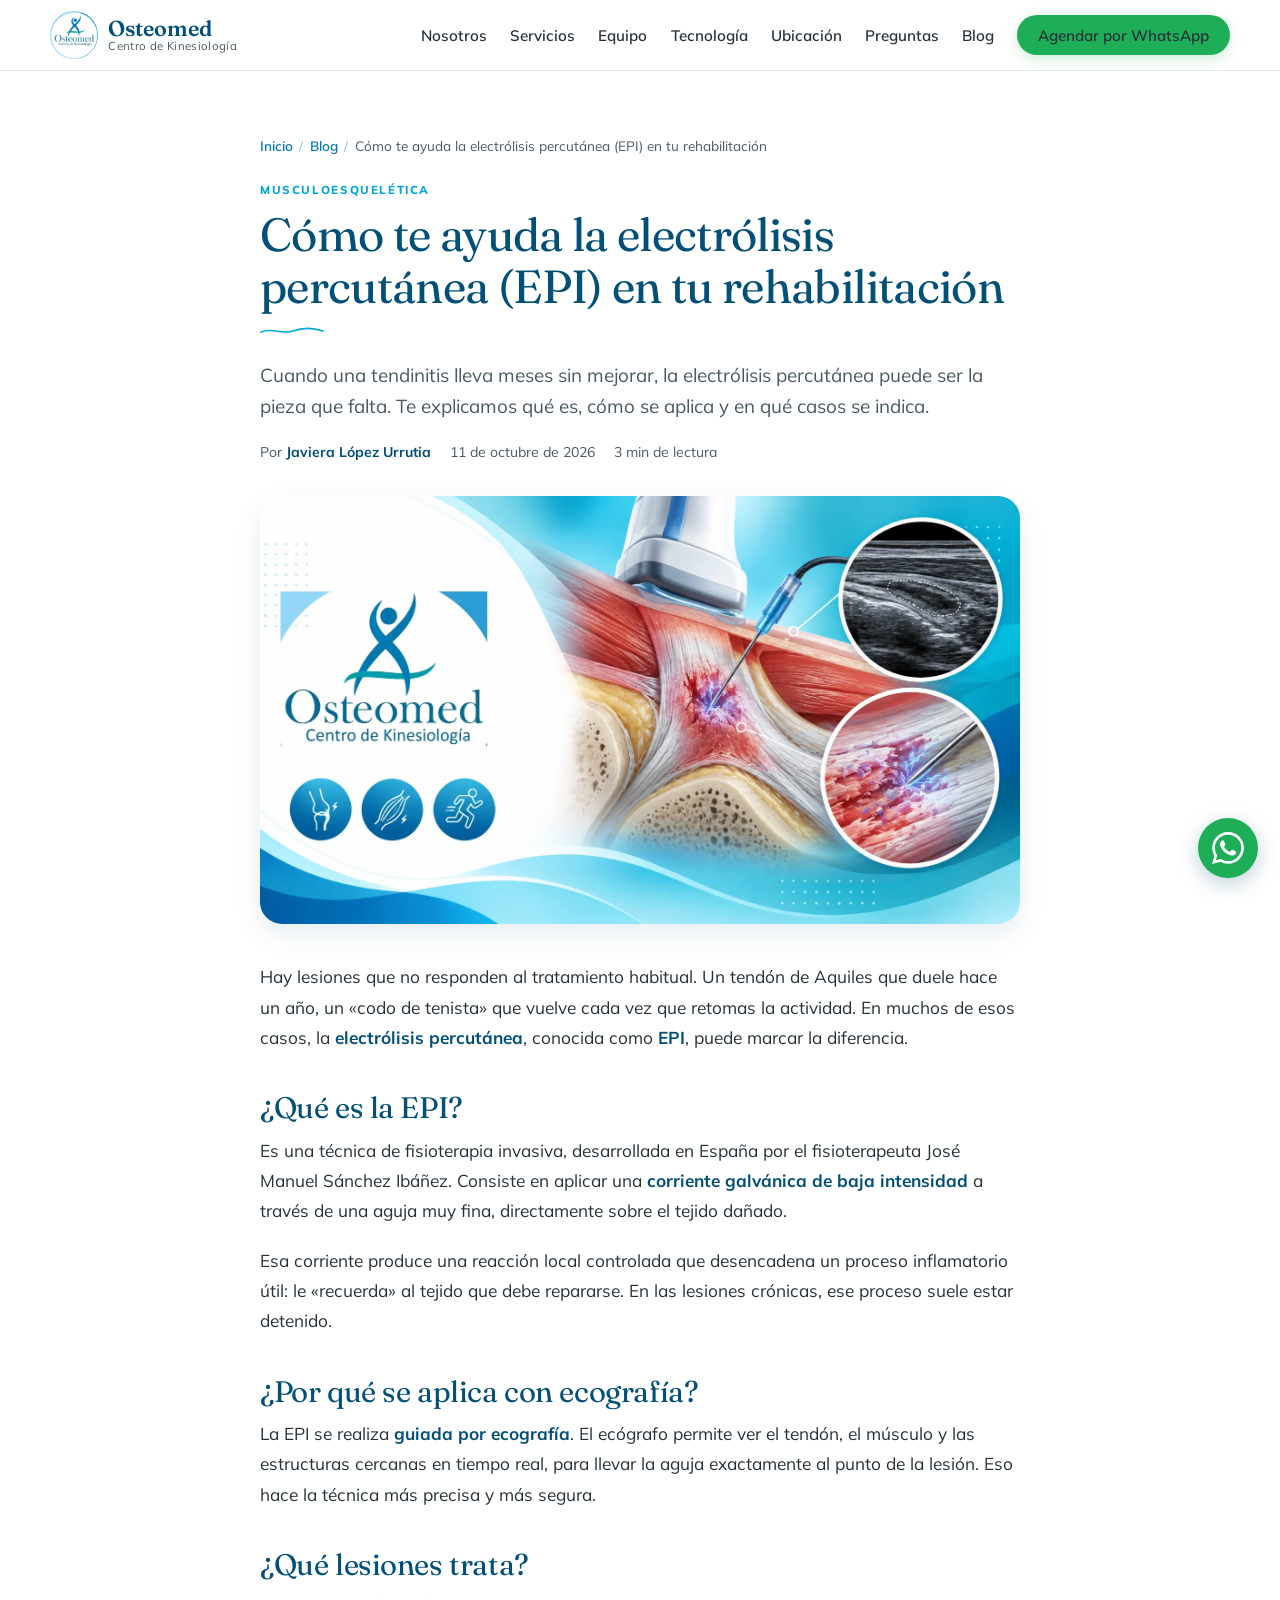
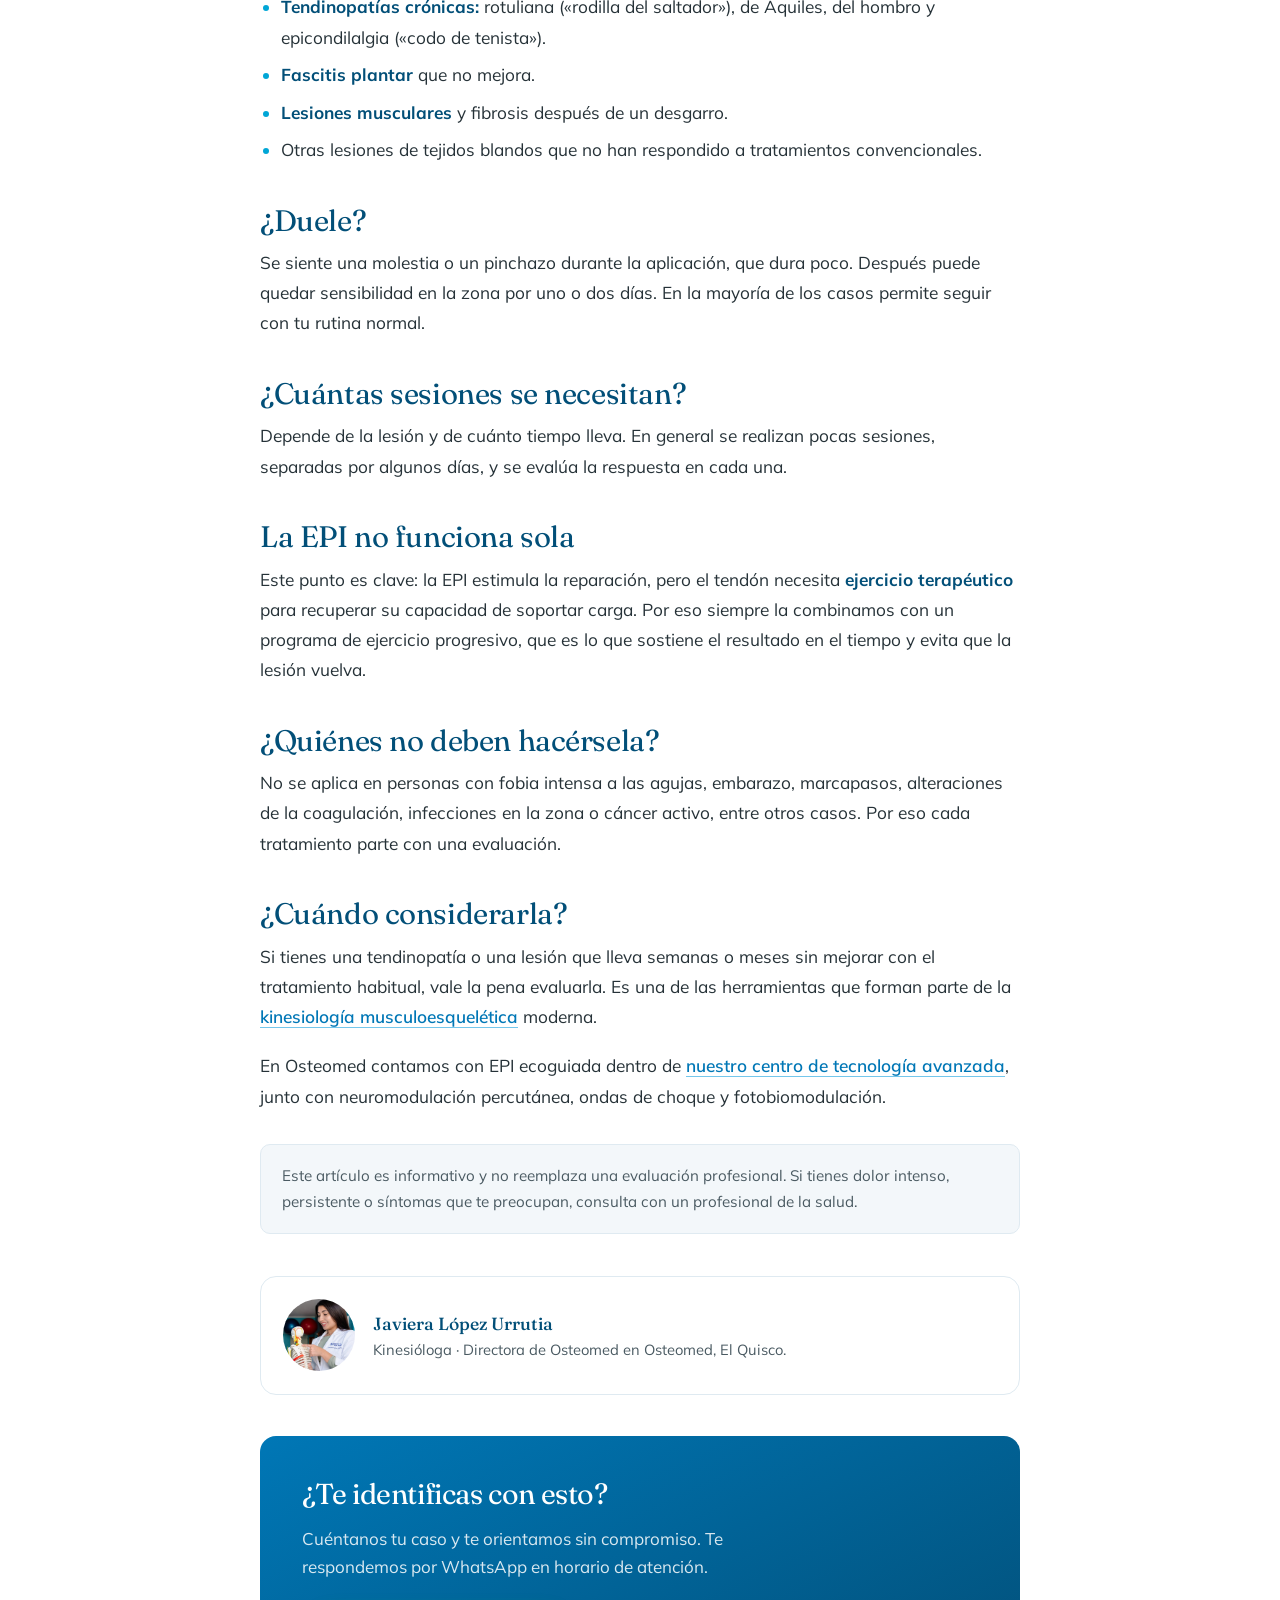
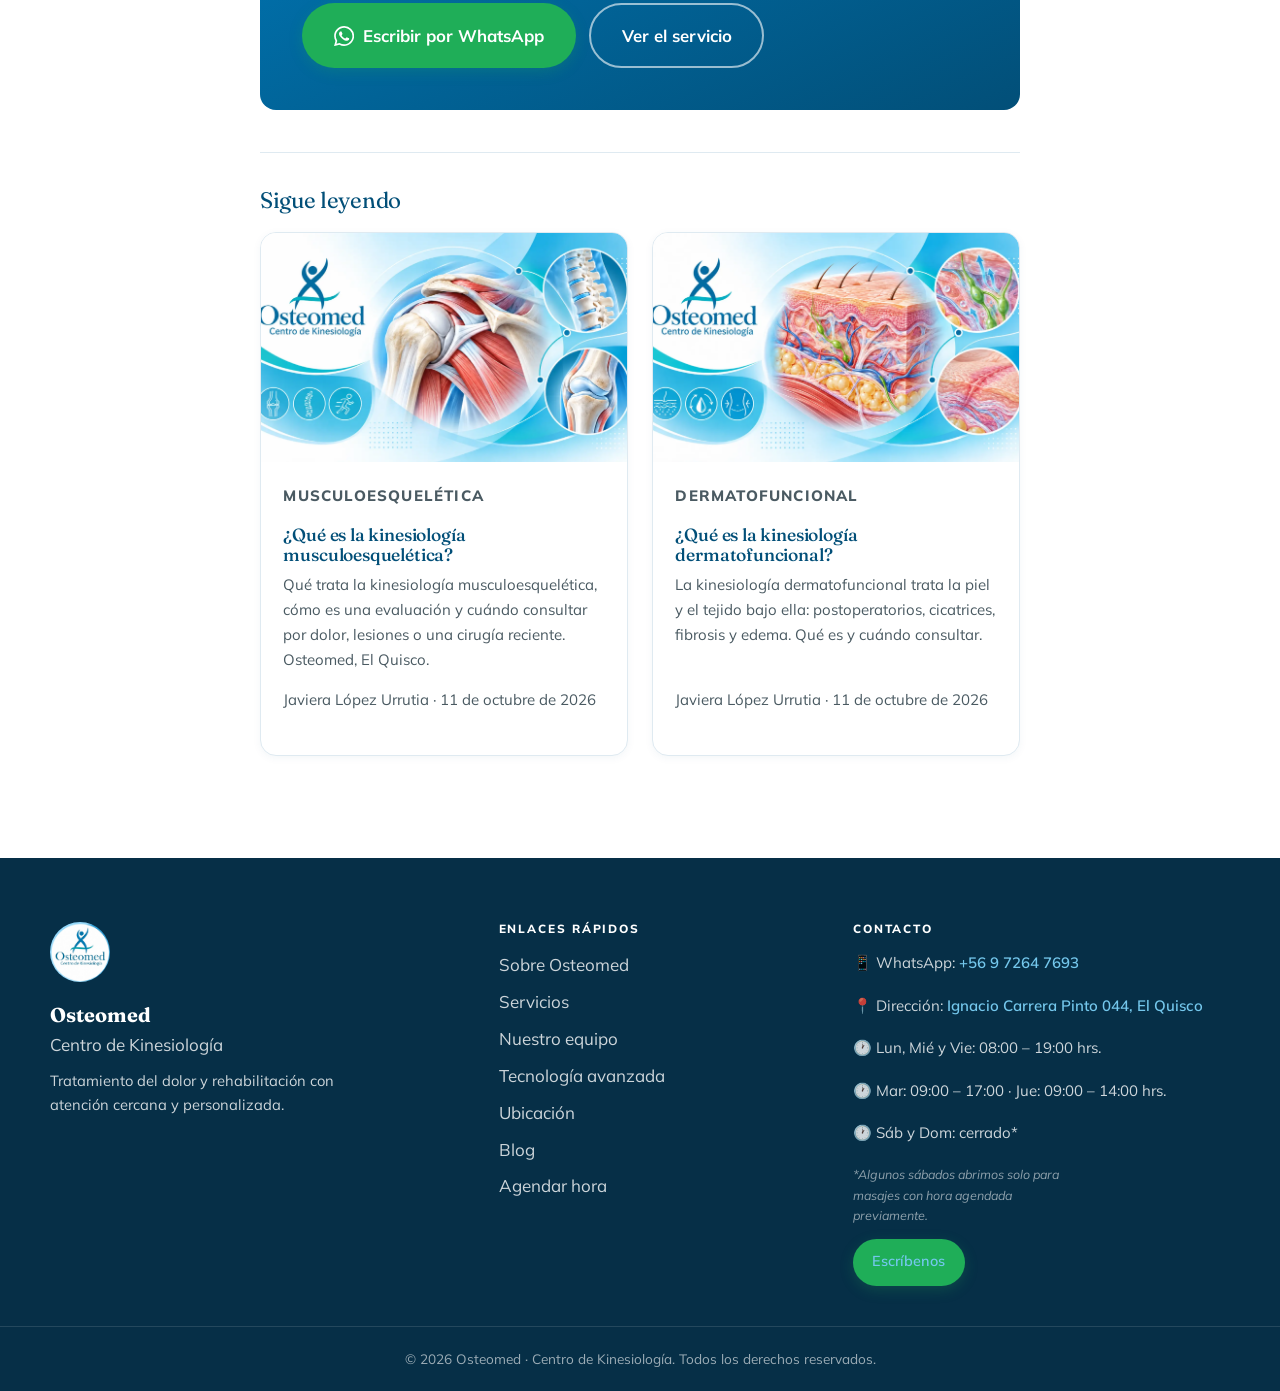
<file: blog/electrolisis-percutanea-epi-rehabilitacion/index.html>
<!DOCTYPE html>
<html lang="es-CL">
<head>
  <meta charset="UTF-8">
  <meta name="viewport" content="width=device-width, initial-scale=1.0">

  <title>Electrólisis percutánea EPI: qué es y cómo ayuda | Osteomed</title>
  <meta name="description" content="La EPI es una técnica ecoguiada para tendinopatías y lesiones que no mejoran. Cómo funciona, qué trata, qué se siente y por qué va con ejercicio.">
  <meta name="author" content="Javiera López Urrutia · Osteomed">
  <meta name="robots" content="index, follow, max-image-preview:large">
  <link rel="canonical" href="https://kinesiologiaosteomed.cl/blog/electrolisis-percutanea-epi-rehabilitacion/">

  <meta name="geo.region" content="CL-VS">
  <meta name="geo.placename" content="El Quisco, Valparaíso">

  <!-- Open Graph: así se ve al compartir por WhatsApp, Facebook, etc. -->
  <meta property="og:type" content="article">
  <meta property="og:locale" content="es_CL">
  <meta property="og:site_name" content="Osteomed · Centro de Kinesiología">
  <meta property="og:title" content="Cómo te ayuda la electrólisis percutánea (EPI) en tu rehabilitación">
  <meta property="og:description" content="La EPI es una técnica ecoguiada para tendinopatías y lesiones que no mejoran. Cómo funciona, qué trata, qué se siente y por qué va con ejercicio.">
  <meta property="og:url" content="https://kinesiologiaosteomed.cl/blog/electrolisis-percutanea-epi-rehabilitacion/">
  <meta property="og:image" content="https://kinesiologiaosteomed.cl/assets/blog/electrolisis-percutanea-epi-rehabilitacion.webp">
  <meta property="article:published_time" content="2026-10-11">
  <meta property="article:section" content="Musculoesquelética">
  <meta name="twitter:card" content="summary_large_image">

  <link rel="icon" type="image/png" href="/assets/logo.png">

  <link rel="preconnect" href="https://fonts.googleapis.com">
  <link rel="preconnect" href="https://fonts.gstatic.com" crossorigin>
  <!-- Usar el mismo <link> de Google Fonts que tiene index.html -->
  <link href="https://fonts.googleapis.com/css2?family=Fraunces:ital,opsz,wght@0,9..144,400;0,9..144,500;0,9..144,600;1,9..144,400;1,9..144,500&family=Mulish:wght@400;500;600;700;800&display=swap" rel="stylesheet">
  <link rel="stylesheet" href="/styles.css">

  <script type="application/ld+json">
  {
    "@context": "https://schema.org",
    "@graph": [
      {
        "@type": "BlogPosting",
        "headline": "Cómo te ayuda la electrólisis percutánea (EPI) en tu rehabilitación",
        "description": "La EPI es una técnica ecoguiada para tendinopatías y lesiones que no mejoran. Cómo funciona, qué trata, qué se siente y por qué va con ejercicio.",
        "image": "https://kinesiologiaosteomed.cl/assets/blog/electrolisis-percutanea-epi-rehabilitacion.webp",
        "datePublished": "2026-10-11",
        "dateModified": "2026-10-11",
        "inLanguage": "es-CL",
        "articleSection": "Musculoesquelética",
        "mainEntityOfPage": "https://kinesiologiaosteomed.cl/blog/electrolisis-percutanea-epi-rehabilitacion/",
        "author": {
          "@type": "Person",
          "name": "Javiera López Urrutia",
          "jobTitle": "Kinesióloga · Directora de Osteomed",
          "url": "https://kinesiologiaosteomed.cl/#equipo"
        },
        "publisher": {
          "@type": "MedicalClinic",
          "name": "Osteomed · Centro de Kinesiología",
          "url": "https://kinesiologiaosteomed.cl/",
          "logo": { "@type": "ImageObject", "url": "https://kinesiologiaosteomed.cl/assets/logo.png" },
          "telephone": "+56972647693",
          "address": {
            "@type": "PostalAddress",
            "streetAddress": "Ignacio Carrera Pinto 044",
            "addressLocality": "El Quisco",
            "addressRegion": "Valparaíso",
            "addressCountry": "CL"
          }
        }
      },
      {
        "@type": "BreadcrumbList",
        "itemListElement": [
          { "@type": "ListItem", "position": 1, "name": "Inicio", "item": "https://kinesiologiaosteomed.cl/" },
          { "@type": "ListItem", "position": 2, "name": "Blog", "item": "https://kinesiologiaosteomed.cl/blog/" },
          { "@type": "ListItem", "position": 3, "name": "Cómo te ayuda la electrólisis percutánea (EPI) en tu rehabilitación" }
        ]
      }
    ]
  }
  </script>
</head>
<body>

  <!-- ===================== HEADER (igual al sitio, con rutas absolutas) ===================== -->
  <header class="site-header">
    <div class="container header-inner">
      <a href="/" class="brand" aria-label="Osteomed, ir al inicio">
        <img src="/assets/logo.png" alt="Logo Osteomed Centro de Kinesiología" class="brand-logo" width="48" height="48">
        <span class="brand-text"><strong>Osteomed</strong><small>Centro de Kinesiología</small></span>
      </a>
      <nav class="main-nav" id="mainNav" aria-label="Navegación principal">
        <a href="/#sobre">Nosotros</a>
        <a href="/#servicios">Servicios</a>
        <a href="/#equipo">Equipo</a>
        <a href="/#tecnologia">Tecnología</a>
        <a href="/#ubicacion">Ubicación</a>
        <a href="/#faq">Preguntas</a>
        <a href="/blog/" aria-current="page">Blog</a>
        <a href="/#agendar" class="btn btn-wa nav-cta">Agendar por WhatsApp</a>
      </nav>
      <button class="nav-toggle" id="navToggle" aria-label="Abrir menú" aria-expanded="false" aria-controls="mainNav">
        <span></span><span></span><span></span>
      </button>
    </div>
  </header>

  <main>
    <article class="post">
      <div class="post-wrap">

        <nav class="breadcrumbs" aria-label="Ruta de navegación">
          <ol>
            <li><a href="/">Inicio</a></li>
            <li><a href="/blog/">Blog</a></li>
            <li aria-current="page">Cómo te ayuda la electrólisis percutánea (EPI) en tu rehabilitación</li>
          </ol>
        </nav>

        <header class="post-header">
          <p class="post-cat">Musculoesquelética</p>
          <h1>Cómo te ayuda la electrólisis percutánea (EPI) en tu rehabilitación</h1>
          <p class="post-lead">Cuando una tendinitis lleva meses sin mejorar, la electrólisis percutánea puede ser la pieza que falta. Te explicamos qué es, cómo se aplica y en qué casos se indica.</p>
          <div class="post-meta">
            <span>Por <strong>Javiera López Urrutia</strong></span>
            <span><time datetime="2026-10-11">11 de octubre de 2026</time></span>
            <span>3 min de lectura</span>
          </div>
        </header>

        <figure class="post-figure">
          <img src="/assets/blog/electrolisis-percutanea-epi-rehabilitacion.webp" alt="Ilustración de electrólisis percutánea (EPI) ecoguiada aplicada sobre un tendón en rehabilitación kinésica, Osteomed" width="1672" height="941">
        </figure>

        <!-- ===================== CUERPO DEL ARTÍCULO =====================
             Un solo H1 (arriba). Aquí solo H2 y H3.
             Enlazar al menos una vez a un servicio de la home y,
             cuando existan, a otros artículos del blog.
        -->
        <div class="post-body">
<p>Hay lesiones que no responden al tratamiento habitual. Un tendón de Aquiles que duele hace un año, un «codo de tenista» que vuelve cada vez que retomas la actividad. En muchos de esos casos, la <strong>electrólisis percutánea</strong>, conocida como <strong>EPI</strong>, puede marcar la diferencia.</p>

<h2>¿Qué es la EPI?</h2>
<p>Es una técnica de fisioterapia invasiva, desarrollada en España por el fisioterapeuta José Manuel Sánchez Ibáñez. Consiste en aplicar una <strong>corriente galvánica de baja intensidad</strong> a través de una aguja muy fina, directamente sobre el tejido dañado.</p>
<p>Esa corriente produce una reacción local controlada que desencadena un proceso inflamatorio útil: le «recuerda» al tejido que debe repararse. En las lesiones crónicas, ese proceso suele estar detenido.</p>

<h2>¿Por qué se aplica con ecografía?</h2>
<p>La EPI se realiza <strong>guiada por ecografía</strong>. El ecógrafo permite ver el tendón, el músculo y las estructuras cercanas en tiempo real, para llevar la aguja exactamente al punto de la lesión. Eso hace la técnica más precisa y más segura.</p>

<h2>¿Qué lesiones trata?</h2>
<ul>
  <li><strong>Tendinopatías crónicas:</strong> rotuliana («rodilla del saltador»), de Aquiles, del hombro y epicondilalgia («codo de tenista»).</li>
  <li><strong>Fascitis plantar</strong> que no mejora.</li>
  <li><strong>Lesiones musculares</strong> y fibrosis después de un desgarro.</li>
  <li>Otras lesiones de tejidos blandos que no han respondido a tratamientos convencionales.</li>
</ul>

<h2>¿Duele?</h2>
<p>Se siente una molestia o un pinchazo durante la aplicación, que dura poco. Después puede quedar sensibilidad en la zona por uno o dos días. En la mayoría de los casos permite seguir con tu rutina normal.</p>

<h2>¿Cuántas sesiones se necesitan?</h2>
<p>Depende de la lesión y de cuánto tiempo lleva. En general se realizan pocas sesiones, separadas por algunos días, y se evalúa la respuesta en cada una.</p>

<h2>La EPI no funciona sola</h2>
<p>Este punto es clave: la EPI estimula la reparación, pero el tendón necesita <strong>ejercicio terapéutico</strong> para recuperar su capacidad de soportar carga. Por eso siempre la combinamos con un programa de ejercicio progresivo, que es lo que sostiene el resultado en el tiempo y evita que la lesión vuelva.</p>

<h2>¿Quiénes no deben hacérsela?</h2>
<p>No se aplica en personas con fobia intensa a las agujas, embarazo, marcapasos, alteraciones de la coagulación, infecciones en la zona o cáncer activo, entre otros casos. Por eso cada tratamiento parte con una evaluación.</p>

<h2>¿Cuándo considerarla?</h2>
<p>Si tienes una tendinopatía o una lesión que lleva semanas o meses sin mejorar con el tratamiento habitual, vale la pena evaluarla. Es una de las herramientas que forman parte de la <a href="/blog/que-es-la-kinesiologia-musculoesqueletica/">kinesiología musculoesquelética</a> moderna.</p>
<p>En Osteomed contamos con EPI ecoguiada dentro de <a href="/#tecnologia">nuestro centro de tecnología avanzada</a>, junto con neuromodulación percutánea, ondas de choque y fotobiomodulación.</p>
<p class="post-note">Este artículo es informativo y no reemplaza una evaluación profesional. Si tienes dolor intenso, persistente o síntomas que te preocupan, consulta con un profesional de la salud.</p>

        </div>

        <!-- Autora -->
        <aside class="post-author" aria-label="Sobre la autora">
          <img src="/assets/team-javiera.jpg" alt="Javiera López Urrutia" width="72" height="72" loading="lazy">
          <p><strong>Javiera López Urrutia</strong>Kinesióloga · Directora de Osteomed en Osteomed, El Quisco.</p>
        </aside>

        <!-- CTA -->
        <section class="post-cta" aria-labelledby="cta-title">
          <h2 id="cta-title">¿Te identificas con esto?</h2>
          <p>Cuéntanos tu caso y te orientamos sin compromiso. Te respondemos por WhatsApp en horario de atención.</p>
          <div class="post-cta-actions">
            <a href="/#agendar" class="btn btn-wa btn-lg" data-wa-msg="Hola 👋, leí el artículo sobre electrólisis percutánea (EPI) y quisiera saber si sirve para mi lesión.">
              <svg class="wa-icon" viewBox="0 0 24 24" aria-hidden="true"><path d="M17.47 14.38c-.3-.15-1.76-.87-2.03-.97-.27-.1-.47-.15-.67.15-.2.3-.77.97-.94 1.16-.17.2-.35.22-.64.07-.3-.15-1.26-.46-2.39-1.47-.88-.79-1.48-1.76-1.65-2.06-.17-.3-.02-.46.13-.6.13-.14.3-.35.45-.52.15-.18.2-.3.3-.5.1-.2.05-.37-.03-.52-.07-.15-.67-1.61-.92-2.2-.24-.58-.49-.5-.67-.51h-.57c-.2 0-.52.07-.79.37-.27.3-1.04 1.02-1.04 2.48s1.07 2.88 1.21 3.07c.15.2 2.1 3.2 5.08 4.49.71.3 1.26.49 1.7.63.71.22 1.36.19 1.87.12.57-.09 1.76-.72 2-1.42.25-.7.25-1.29.18-1.41-.08-.13-.27-.2-.57-.35m-5.42 7.4h-.01a9.87 9.87 0 0 1-5.03-1.38l-.36-.21-3.74.98 1-3.65-.24-.37a9.86 9.86 0 0 1-1.51-5.26c0-5.45 4.44-9.88 9.89-9.88 2.64 0 5.12 1.03 6.99 2.9a9.83 9.83 0 0 1 2.89 6.99c0 5.45-4.44 9.88-9.88 9.88m8.41-18.3A11.82 11.82 0 0 0 12.05 0C5.5 0 .16 5.34.16 11.89c0 2.1.55 4.14 1.59 5.95L.06 24l6.3-1.65a11.88 11.88 0 0 0 5.69 1.45h.01c6.55 0 11.89-5.34 11.89-11.89a11.82 11.82 0 0 0-3.48-8.41z"/></svg>
              Escribir por WhatsApp
            </a>
            <a href="/#tecnologia" class="btn btn-ghost btn-lg">Ver el servicio</a>
          </div>
        </section>

        <section class="post-related" aria-labelledby="rel-title">
          <h2 id="rel-title">Sigue leyendo</h2>
          <div class="post-grid">
          <article class="post-card">
            <a href="/blog/que-es-la-kinesiologia-musculoesqueletica/" class="post-card-img" tabindex="-1" aria-hidden="true">
              <img src="/assets/blog/que-es-la-kinesiologia-musculoesqueletica.webp" alt="" width="1672" height="941" loading="lazy">
            </a>
            <div class="post-card-body">
              <p class="post-cat">Musculoesquelética</p>
              <h3><a href="/blog/que-es-la-kinesiologia-musculoesqueletica/">¿Qué es la kinesiología musculoesquelética?</a></h3>
              <p>Qué trata la kinesiología musculoesquelética, cómo es una evaluación y cuándo consultar por dolor, lesiones o una cirugía reciente. Osteomed, El Quisco.</p>
              <p class="post-card-meta">Javiera López Urrutia · <time datetime="2026-10-11">11 de octubre de 2026</time></p>
            </div>
          </article>
          <article class="post-card">
            <a href="/blog/que-es-la-kinesiologia-dermatofuncional/" class="post-card-img" tabindex="-1" aria-hidden="true">
              <img src="/assets/blog/que-es-la-kinesiologia-dermatofuncional.webp" alt="" width="1672" height="941" loading="lazy">
            </a>
            <div class="post-card-body">
              <p class="post-cat">Dermatofuncional</p>
              <h3><a href="/blog/que-es-la-kinesiologia-dermatofuncional/">¿Qué es la kinesiología dermatofuncional?</a></h3>
              <p>La kinesiología dermatofuncional trata la piel y el tejido bajo ella: postoperatorios, cicatrices, fibrosis y edema. Qué es y cuándo consultar.</p>
              <p class="post-card-meta">Javiera López Urrutia · <time datetime="2026-10-11">11 de octubre de 2026</time></p>
            </div>
          </article>
          </div>
        </section>

      </div>
    </article>
  </main>

  <!-- ===================== FOOTER ===================== -->
  <footer class="site-footer">
    <div class="container footer-grid">
      <div class="footer-brand">
        <img src="/assets/logo.png" alt="Logo Osteomed" class="footer-logo" width="60" height="60" loading="lazy">
        <strong>Osteomed</strong><br>Centro de Kinesiología
        <p class="footer-tag">Tratamiento del dolor y rehabilitación con atención cercana y personalizada.</p>
      </div>
      <div class="footer-col">
        <h3>Enlaces rápidos</h3>
        <ul>
          <li><a href="/#sobre">Sobre Osteomed</a></li>
          <li><a href="/#servicios">Servicios</a></li>
          <li><a href="/#equipo">Nuestro equipo</a></li>
          <li><a href="/#tecnologia">Tecnología avanzada</a></li>
          <li><a href="/#ubicacion">Ubicación</a></li>
          <li><a href="/blog/">Blog</a></li>
          <li><a href="/#agendar">Agendar hora</a></li>
        </ul>
      </div>
      <div class="footer-col footer-contact">
        <h3>Contacto</h3>
        <ul>
          <li>📱 WhatsApp: <a href="#" id="footerWa">+56 9 7264 7693</a></li>
          <li>📍 Dirección: <a href="https://maps.app.goo.gl/KKimd9kYUYvbPtDLA" target="_blank" rel="noopener">Ignacio Carrera Pinto 044, El Quisco</a></li>
          <li>🕐 Lun, Mié y Vie: 08:00 – 19:00 hrs.</li>
          <li>🕐 Mar: 09:00 – 17:00 · Jue: 09:00 – 14:00 hrs.</li>
          <li>🕐 Sáb y Dom: cerrado*</li>
        </ul>
        <p class="footer-hours-note">*Algunos sábados abrimos solo para masajes con hora agendada previamente.</p>
        <a href="/#agendar" class="btn btn-wa btn-sm">Escríbenos</a>
      </div>
    </div>
    <div class="footer-bottom">
      <div class="container">
        <p>© <span id="year"></span> Osteomed · Centro de Kinesiología. Todos los derechos reservados.</p>
      </div>
    </div>
  </footer>

  <a href="#" class="wa-float" id="waFloat" aria-label="Escribir por WhatsApp">
    <svg viewBox="0 0 24 24" aria-hidden="true"><path d="M17.47 14.38c-.3-.15-1.76-.87-2.03-.97-.27-.1-.47-.15-.67.15-.2.3-.77.97-.94 1.16-.17.2-.35.22-.64.07-.3-.15-1.26-.46-2.39-1.47-.88-.79-1.48-1.76-1.65-2.06-.17-.3-.02-.46.13-.6.13-.14.3-.35.45-.52.15-.18.2-.3.3-.5.1-.2.05-.37-.03-.52-.07-.15-.67-1.61-.92-2.2-.24-.58-.49-.5-.67-.51h-.57c-.2 0-.52.07-.79.37-.27.3-1.04 1.02-1.04 2.48s1.07 2.88 1.21 3.07c.15.2 2.1 3.2 5.08 4.49.71.3 1.26.49 1.7.63.71.22 1.36.19 1.87.12.57-.09 1.76-.72 2-1.42.25-.7.25-1.29.18-1.41-.08-.13-.27-.2-.57-.35m-5.42 7.4h-.01a9.87 9.87 0 0 1-5.03-1.38l-.36-.21-3.74.98 1-3.65-.24-.37a9.86 9.86 0 0 1-1.51-5.26c0-5.45 4.44-9.88 9.89-9.88 2.64 0 5.12 1.03 6.99 2.9a9.83 9.83 0 0 1 2.89 6.99c0 5.45-4.44 9.88-9.88 9.88m8.41-18.3A11.82 11.82 0 0 0 12.05 0C5.5 0 .16 5.34.16 11.89c0 2.1.55 4.14 1.59 5.95L.06 24l6.3-1.65a11.88 11.88 0 0 0 5.69 1.45h.01c6.55 0 11.89-5.34 11.89-11.89a11.82 11.82 0 0 0-3.48-8.41z"/></svg>
  </a>

  <script src="/script.js"></script>
</body>
</html>
</file>
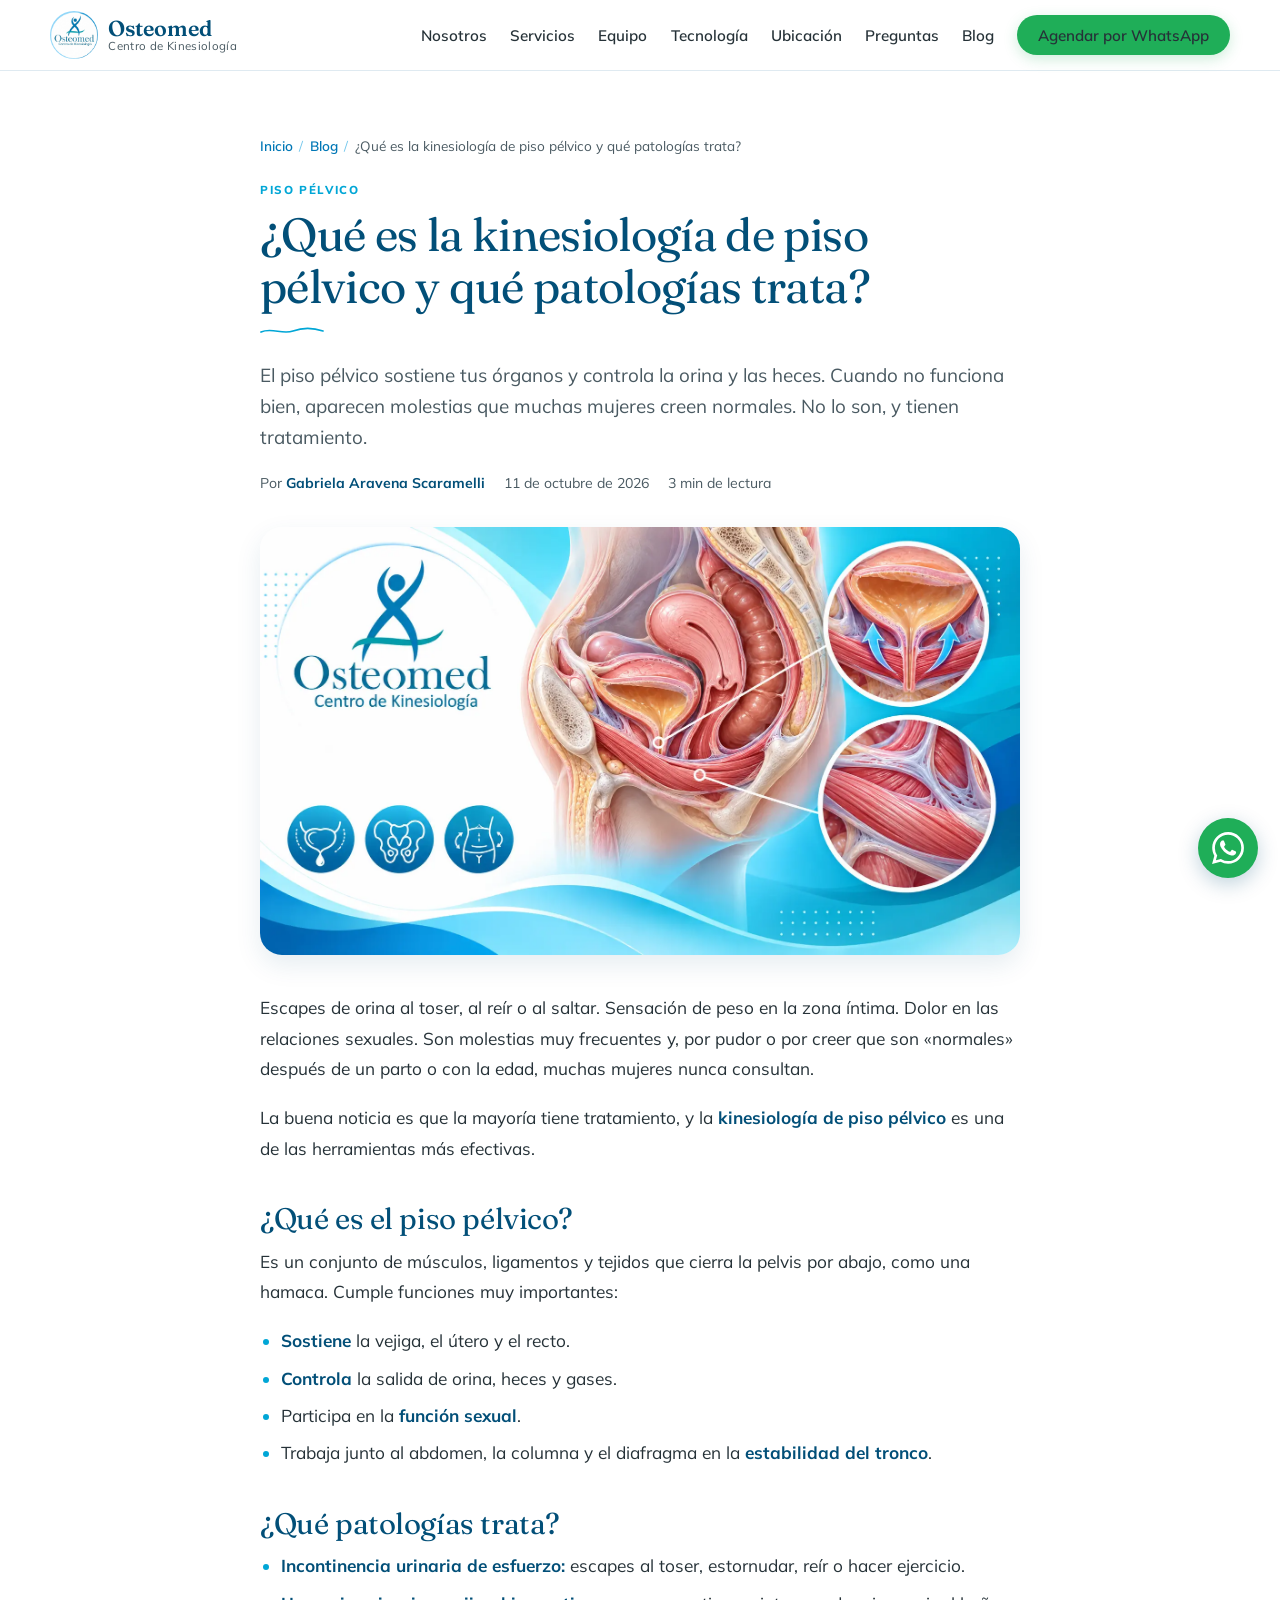
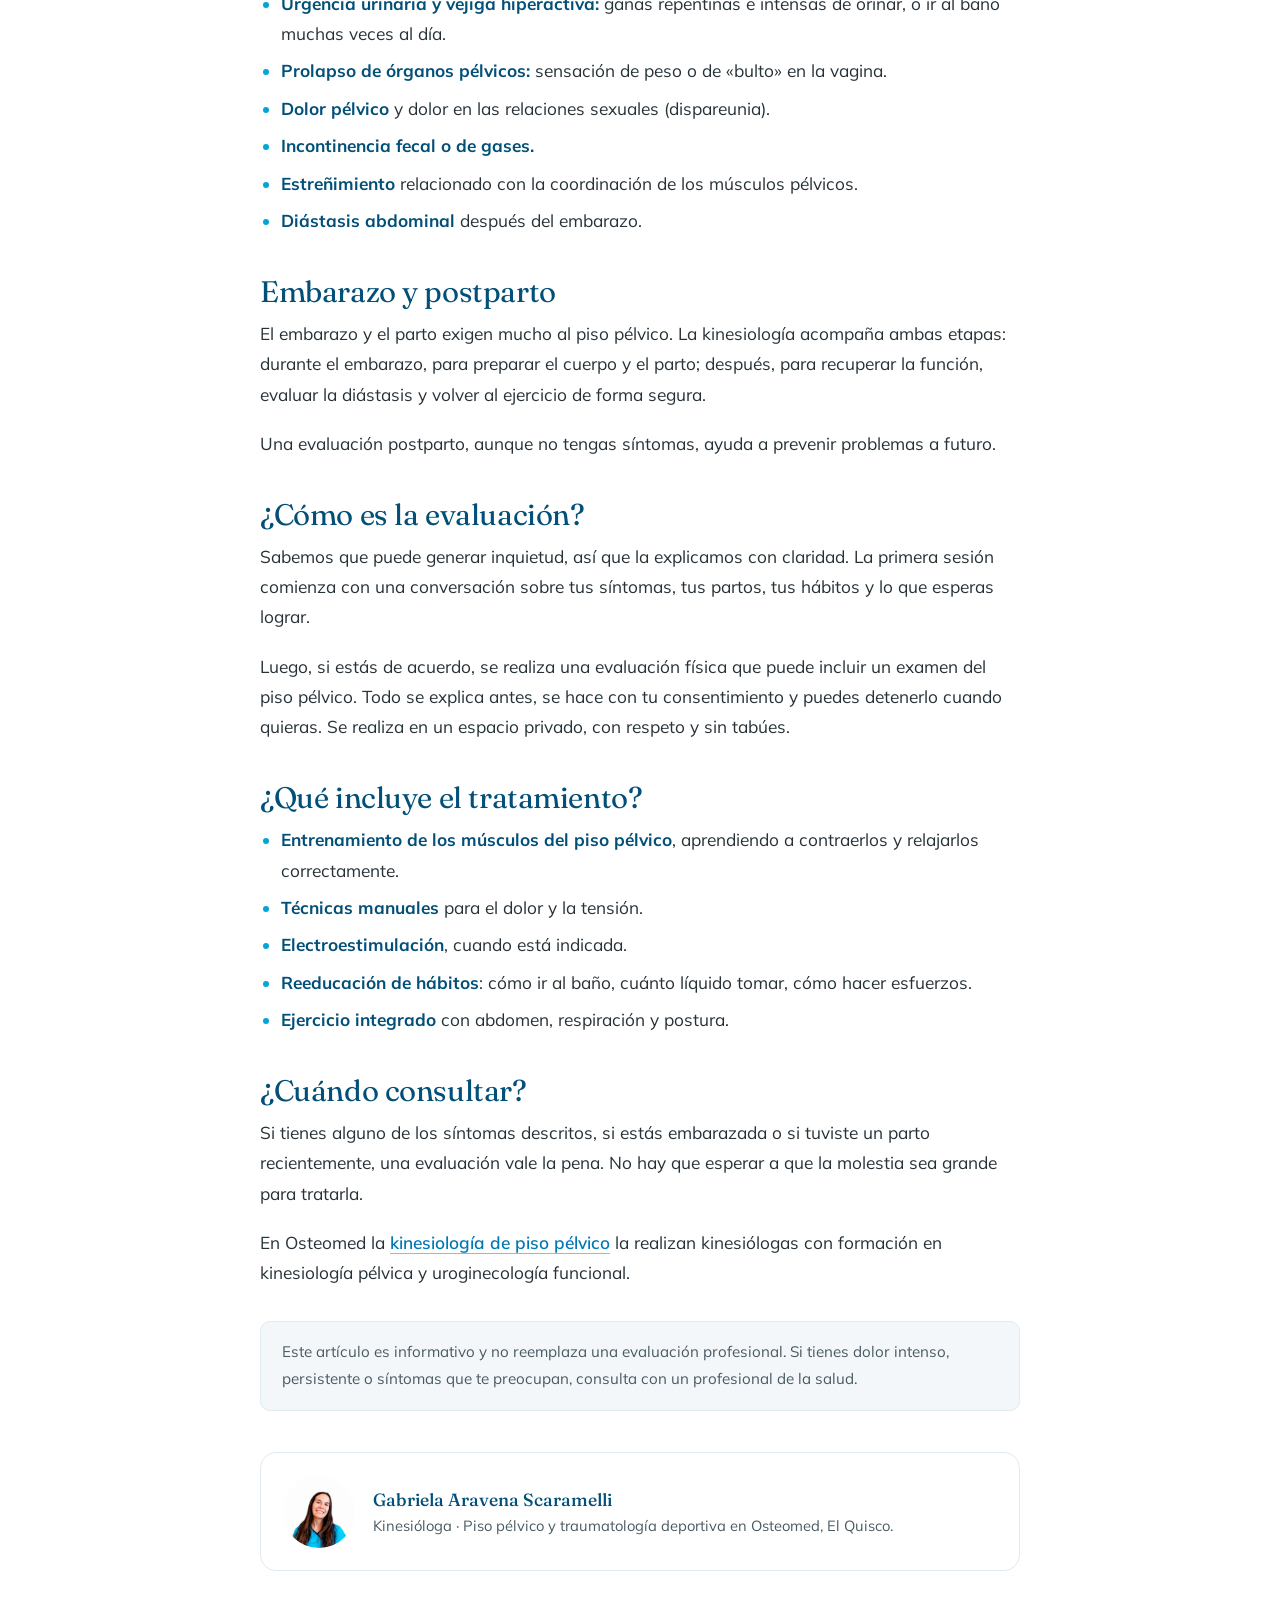
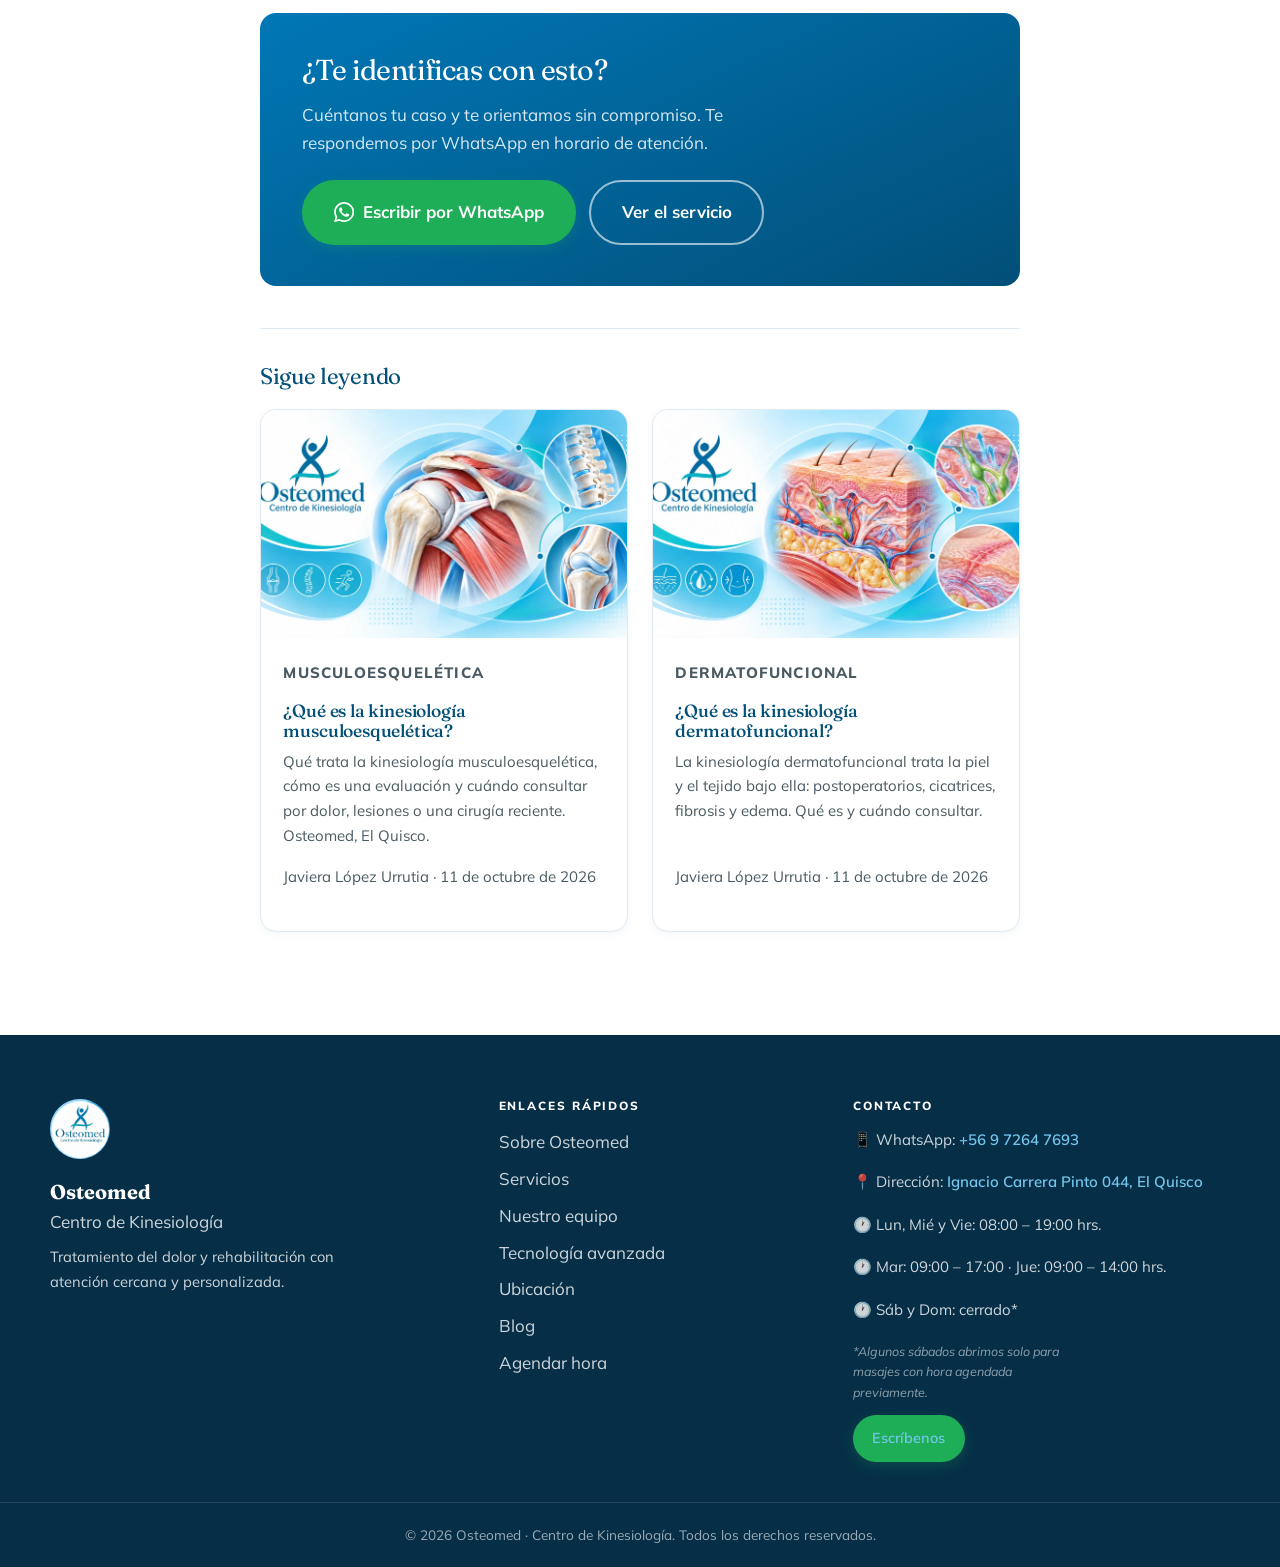
<file: blog/kinesiologia-de-piso-pelvico/index.html>
<!DOCTYPE html>
<html lang="es-CL">
<head>
  <meta charset="UTF-8">
  <meta name="viewport" content="width=device-width, initial-scale=1.0">

  <title>Kinesiología de piso pélvico: qué es y qué trata | Osteomed</title>
  <meta name="description" content="La kinesiología de piso pélvico trata incontinencia urinaria, prolapso, dolor pélvico y acompaña embarazo y postparto. Qué es y cómo es la evaluación.">
  <meta name="author" content="Gabriela Aravena Scaramelli · Osteomed">
  <meta name="robots" content="index, follow, max-image-preview:large">
  <link rel="canonical" href="https://kinesiologiaosteomed.cl/blog/kinesiologia-de-piso-pelvico/">

  <meta name="geo.region" content="CL-VS">
  <meta name="geo.placename" content="El Quisco, Valparaíso">

  <!-- Open Graph: así se ve al compartir por WhatsApp, Facebook, etc. -->
  <meta property="og:type" content="article">
  <meta property="og:locale" content="es_CL">
  <meta property="og:site_name" content="Osteomed · Centro de Kinesiología">
  <meta property="og:title" content="¿Qué es la kinesiología de piso pélvico y qué patologías trata?">
  <meta property="og:description" content="La kinesiología de piso pélvico trata incontinencia urinaria, prolapso, dolor pélvico y acompaña embarazo y postparto. Qué es y cómo es la evaluación.">
  <meta property="og:url" content="https://kinesiologiaosteomed.cl/blog/kinesiologia-de-piso-pelvico/">
  <meta property="og:image" content="https://kinesiologiaosteomed.cl/assets/blog/kinesiologia-de-piso-pelvico.webp">
  <meta property="article:published_time" content="2026-10-11">
  <meta property="article:section" content="Piso pélvico">
  <meta name="twitter:card" content="summary_large_image">

  <link rel="icon" type="image/png" href="/assets/logo.png">

  <link rel="preconnect" href="https://fonts.googleapis.com">
  <link rel="preconnect" href="https://fonts.gstatic.com" crossorigin>
  <!-- Usar el mismo <link> de Google Fonts que tiene index.html -->
  <link href="https://fonts.googleapis.com/css2?family=Fraunces:ital,opsz,wght@0,9..144,400;0,9..144,500;0,9..144,600;1,9..144,400;1,9..144,500&family=Mulish:wght@400;500;600;700;800&display=swap" rel="stylesheet">
  <link rel="stylesheet" href="/styles.css">

  <script type="application/ld+json">
  {
    "@context": "https://schema.org",
    "@graph": [
      {
        "@type": "BlogPosting",
        "headline": "¿Qué es la kinesiología de piso pélvico y qué patologías trata?",
        "description": "La kinesiología de piso pélvico trata incontinencia urinaria, prolapso, dolor pélvico y acompaña embarazo y postparto. Qué es y cómo es la evaluación.",
        "image": "https://kinesiologiaosteomed.cl/assets/blog/kinesiologia-de-piso-pelvico.webp",
        "datePublished": "2026-10-11",
        "dateModified": "2026-10-11",
        "inLanguage": "es-CL",
        "articleSection": "Piso pélvico",
        "mainEntityOfPage": "https://kinesiologiaosteomed.cl/blog/kinesiologia-de-piso-pelvico/",
        "author": {
          "@type": "Person",
          "name": "Gabriela Aravena Scaramelli",
          "jobTitle": "Kinesióloga · Piso pélvico y traumatología deportiva",
          "url": "https://kinesiologiaosteomed.cl/#equipo"
        },
        "publisher": {
          "@type": "MedicalClinic",
          "name": "Osteomed · Centro de Kinesiología",
          "url": "https://kinesiologiaosteomed.cl/",
          "logo": { "@type": "ImageObject", "url": "https://kinesiologiaosteomed.cl/assets/logo.png" },
          "telephone": "+56972647693",
          "address": {
            "@type": "PostalAddress",
            "streetAddress": "Ignacio Carrera Pinto 044",
            "addressLocality": "El Quisco",
            "addressRegion": "Valparaíso",
            "addressCountry": "CL"
          }
        }
      },
      {
        "@type": "BreadcrumbList",
        "itemListElement": [
          { "@type": "ListItem", "position": 1, "name": "Inicio", "item": "https://kinesiologiaosteomed.cl/" },
          { "@type": "ListItem", "position": 2, "name": "Blog", "item": "https://kinesiologiaosteomed.cl/blog/" },
          { "@type": "ListItem", "position": 3, "name": "¿Qué es la kinesiología de piso pélvico y qué patologías trata?" }
        ]
      }
    ]
  }
  </script>
</head>
<body>

  <!-- ===================== HEADER (igual al sitio, con rutas absolutas) ===================== -->
  <header class="site-header">
    <div class="container header-inner">
      <a href="/" class="brand" aria-label="Osteomed, ir al inicio">
        <img src="/assets/logo.png" alt="Logo Osteomed Centro de Kinesiología" class="brand-logo" width="48" height="48">
        <span class="brand-text"><strong>Osteomed</strong><small>Centro de Kinesiología</small></span>
      </a>
      <nav class="main-nav" id="mainNav" aria-label="Navegación principal">
        <a href="/#sobre">Nosotros</a>
        <a href="/#servicios">Servicios</a>
        <a href="/#equipo">Equipo</a>
        <a href="/#tecnologia">Tecnología</a>
        <a href="/#ubicacion">Ubicación</a>
        <a href="/#faq">Preguntas</a>
        <a href="/blog/" aria-current="page">Blog</a>
        <a href="/#agendar" class="btn btn-wa nav-cta">Agendar por WhatsApp</a>
      </nav>
      <button class="nav-toggle" id="navToggle" aria-label="Abrir menú" aria-expanded="false" aria-controls="mainNav">
        <span></span><span></span><span></span>
      </button>
    </div>
  </header>

  <main>
    <article class="post">
      <div class="post-wrap">

        <nav class="breadcrumbs" aria-label="Ruta de navegación">
          <ol>
            <li><a href="/">Inicio</a></li>
            <li><a href="/blog/">Blog</a></li>
            <li aria-current="page">¿Qué es la kinesiología de piso pélvico y qué patologías trata?</li>
          </ol>
        </nav>

        <header class="post-header">
          <p class="post-cat">Piso pélvico</p>
          <h1>¿Qué es la kinesiología de piso pélvico y qué patologías trata?</h1>
          <p class="post-lead">El piso pélvico sostiene tus órganos y controla la orina y las heces. Cuando no funciona bien, aparecen molestias que muchas mujeres creen normales. No lo son, y tienen tratamiento.</p>
          <div class="post-meta">
            <span>Por <strong>Gabriela Aravena Scaramelli</strong></span>
            <span><time datetime="2026-10-11">11 de octubre de 2026</time></span>
            <span>3 min de lectura</span>
          </div>
        </header>

        <figure class="post-figure">
          <img src="/assets/blog/kinesiologia-de-piso-pelvico.webp" alt="Ilustración anatómica del piso pélvico femenino y su musculatura de sostén, kinesiología de piso pélvico en Osteomed" width="1672" height="941">
        </figure>

        <!-- ===================== CUERPO DEL ARTÍCULO =====================
             Un solo H1 (arriba). Aquí solo H2 y H3.
             Enlazar al menos una vez a un servicio de la home y,
             cuando existan, a otros artículos del blog.
        -->
        <div class="post-body">
<p>Escapes de orina al toser, al reír o al saltar. Sensación de peso en la zona íntima. Dolor en las relaciones sexuales. Son molestias muy frecuentes y, por pudor o por creer que son «normales» después de un parto o con la edad, muchas mujeres nunca consultan.</p>
<p>La buena noticia es que la mayoría tiene tratamiento, y la <strong>kinesiología de piso pélvico</strong> es una de las herramientas más efectivas.</p>

<h2>¿Qué es el piso pélvico?</h2>
<p>Es un conjunto de músculos, ligamentos y tejidos que cierra la pelvis por abajo, como una hamaca. Cumple funciones muy importantes:</p>
<ul>
  <li><strong>Sostiene</strong> la vejiga, el útero y el recto.</li>
  <li><strong>Controla</strong> la salida de orina, heces y gases.</li>
  <li>Participa en la <strong>función sexual</strong>.</li>
  <li>Trabaja junto al abdomen, la columna y el diafragma en la <strong>estabilidad del tronco</strong>.</li>
</ul>

<h2>¿Qué patologías trata?</h2>
<ul>
  <li><strong>Incontinencia urinaria de esfuerzo:</strong> escapes al toser, estornudar, reír o hacer ejercicio.</li>
  <li><strong>Urgencia urinaria y vejiga hiperactiva:</strong> ganas repentinas e intensas de orinar, o ir al baño muchas veces al día.</li>
  <li><strong>Prolapso de órganos pélvicos:</strong> sensación de peso o de «bulto» en la vagina.</li>
  <li><strong>Dolor pélvico</strong> y dolor en las relaciones sexuales (dispareunia).</li>
  <li><strong>Incontinencia fecal o de gases.</strong></li>
  <li><strong>Estreñimiento</strong> relacionado con la coordinación de los músculos pélvicos.</li>
  <li><strong>Diástasis abdominal</strong> después del embarazo.</li>
</ul>

<h2>Embarazo y postparto</h2>
<p>El embarazo y el parto exigen mucho al piso pélvico. La kinesiología acompaña ambas etapas: durante el embarazo, para preparar el cuerpo y el parto; después, para recuperar la función, evaluar la diástasis y volver al ejercicio de forma segura.</p>
<p>Una evaluación postparto, aunque no tengas síntomas, ayuda a prevenir problemas a futuro.</p>

<h2>¿Cómo es la evaluación?</h2>
<p>Sabemos que puede generar inquietud, así que la explicamos con claridad. La primera sesión comienza con una conversación sobre tus síntomas, tus partos, tus hábitos y lo que esperas lograr.</p>
<p>Luego, si estás de acuerdo, se realiza una evaluación física que puede incluir un examen del piso pélvico. Todo se explica antes, se hace con tu consentimiento y puedes detenerlo cuando quieras. Se realiza en un espacio privado, con respeto y sin tabúes.</p>

<h2>¿Qué incluye el tratamiento?</h2>
<ul>
  <li><strong>Entrenamiento de los músculos del piso pélvico</strong>, aprendiendo a contraerlos y relajarlos correctamente.</li>
  <li><strong>Técnicas manuales</strong> para el dolor y la tensión.</li>
  <li><strong>Electroestimulación</strong>, cuando está indicada.</li>
  <li><strong>Reeducación de hábitos</strong>: cómo ir al baño, cuánto líquido tomar, cómo hacer esfuerzos.</li>
  <li><strong>Ejercicio integrado</strong> con abdomen, respiración y postura.</li>
</ul>

<h2>¿Cuándo consultar?</h2>
<p>Si tienes alguno de los síntomas descritos, si estás embarazada o si tuviste un parto recientemente, una evaluación vale la pena. No hay que esperar a que la molestia sea grande para tratarla.</p>
<p>En Osteomed la <a href="/#servicios">kinesiología de piso pélvico</a> la realizan kinesiólogas con formación en kinesiología pélvica y uroginecología funcional.</p>
<p class="post-note">Este artículo es informativo y no reemplaza una evaluación profesional. Si tienes dolor intenso, persistente o síntomas que te preocupan, consulta con un profesional de la salud.</p>

        </div>

        <!-- Autora -->
        <aside class="post-author" aria-label="Sobre la autora">
          <img src="/assets/team-gabriela.jpg" alt="Gabriela Aravena Scaramelli" width="72" height="72" loading="lazy">
          <p><strong>Gabriela Aravena Scaramelli</strong>Kinesióloga · Piso pélvico y traumatología deportiva en Osteomed, El Quisco.</p>
        </aside>

        <!-- CTA -->
        <section class="post-cta" aria-labelledby="cta-title">
          <h2 id="cta-title">¿Te identificas con esto?</h2>
          <p>Cuéntanos tu caso y te orientamos sin compromiso. Te respondemos por WhatsApp en horario de atención.</p>
          <div class="post-cta-actions">
            <a href="/#agendar" class="btn btn-wa btn-lg" data-wa-msg="Hola 👋, leí el artículo sobre kinesiología de piso pélvico y quisiera consultar.">
              <svg class="wa-icon" viewBox="0 0 24 24" aria-hidden="true"><path d="M17.47 14.38c-.3-.15-1.76-.87-2.03-.97-.27-.1-.47-.15-.67.15-.2.3-.77.97-.94 1.16-.17.2-.35.22-.64.07-.3-.15-1.26-.46-2.39-1.47-.88-.79-1.48-1.76-1.65-2.06-.17-.3-.02-.46.13-.6.13-.14.3-.35.45-.52.15-.18.2-.3.3-.5.1-.2.05-.37-.03-.52-.07-.15-.67-1.61-.92-2.2-.24-.58-.49-.5-.67-.51h-.57c-.2 0-.52.07-.79.37-.27.3-1.04 1.02-1.04 2.48s1.07 2.88 1.21 3.07c.15.2 2.1 3.2 5.08 4.49.71.3 1.26.49 1.7.63.71.22 1.36.19 1.87.12.57-.09 1.76-.72 2-1.42.25-.7.25-1.29.18-1.41-.08-.13-.27-.2-.57-.35m-5.42 7.4h-.01a9.87 9.87 0 0 1-5.03-1.38l-.36-.21-3.74.98 1-3.65-.24-.37a9.86 9.86 0 0 1-1.51-5.26c0-5.45 4.44-9.88 9.89-9.88 2.64 0 5.12 1.03 6.99 2.9a9.83 9.83 0 0 1 2.89 6.99c0 5.45-4.44 9.88-9.88 9.88m8.41-18.3A11.82 11.82 0 0 0 12.05 0C5.5 0 .16 5.34.16 11.89c0 2.1.55 4.14 1.59 5.95L.06 24l6.3-1.65a11.88 11.88 0 0 0 5.69 1.45h.01c6.55 0 11.89-5.34 11.89-11.89a11.82 11.82 0 0 0-3.48-8.41z"/></svg>
              Escribir por WhatsApp
            </a>
            <a href="/#servicios" class="btn btn-ghost btn-lg">Ver el servicio</a>
          </div>
        </section>

        <section class="post-related" aria-labelledby="rel-title">
          <h2 id="rel-title">Sigue leyendo</h2>
          <div class="post-grid">
          <article class="post-card">
            <a href="/blog/que-es-la-kinesiologia-musculoesqueletica/" class="post-card-img" tabindex="-1" aria-hidden="true">
              <img src="/assets/blog/que-es-la-kinesiologia-musculoesqueletica.webp" alt="" width="1672" height="941" loading="lazy">
            </a>
            <div class="post-card-body">
              <p class="post-cat">Musculoesquelética</p>
              <h3><a href="/blog/que-es-la-kinesiologia-musculoesqueletica/">¿Qué es la kinesiología musculoesquelética?</a></h3>
              <p>Qué trata la kinesiología musculoesquelética, cómo es una evaluación y cuándo consultar por dolor, lesiones o una cirugía reciente. Osteomed, El Quisco.</p>
              <p class="post-card-meta">Javiera López Urrutia · <time datetime="2026-10-11">11 de octubre de 2026</time></p>
            </div>
          </article>
          <article class="post-card">
            <a href="/blog/que-es-la-kinesiologia-dermatofuncional/" class="post-card-img" tabindex="-1" aria-hidden="true">
              <img src="/assets/blog/que-es-la-kinesiologia-dermatofuncional.webp" alt="" width="1672" height="941" loading="lazy">
            </a>
            <div class="post-card-body">
              <p class="post-cat">Dermatofuncional</p>
              <h3><a href="/blog/que-es-la-kinesiologia-dermatofuncional/">¿Qué es la kinesiología dermatofuncional?</a></h3>
              <p>La kinesiología dermatofuncional trata la piel y el tejido bajo ella: postoperatorios, cicatrices, fibrosis y edema. Qué es y cuándo consultar.</p>
              <p class="post-card-meta">Javiera López Urrutia · <time datetime="2026-10-11">11 de octubre de 2026</time></p>
            </div>
          </article>
          </div>
        </section>

      </div>
    </article>
  </main>

  <!-- ===================== FOOTER ===================== -->
  <footer class="site-footer">
    <div class="container footer-grid">
      <div class="footer-brand">
        <img src="/assets/logo.png" alt="Logo Osteomed" class="footer-logo" width="60" height="60" loading="lazy">
        <strong>Osteomed</strong><br>Centro de Kinesiología
        <p class="footer-tag">Tratamiento del dolor y rehabilitación con atención cercana y personalizada.</p>
      </div>
      <div class="footer-col">
        <h3>Enlaces rápidos</h3>
        <ul>
          <li><a href="/#sobre">Sobre Osteomed</a></li>
          <li><a href="/#servicios">Servicios</a></li>
          <li><a href="/#equipo">Nuestro equipo</a></li>
          <li><a href="/#tecnologia">Tecnología avanzada</a></li>
          <li><a href="/#ubicacion">Ubicación</a></li>
          <li><a href="/blog/">Blog</a></li>
          <li><a href="/#agendar">Agendar hora</a></li>
        </ul>
      </div>
      <div class="footer-col footer-contact">
        <h3>Contacto</h3>
        <ul>
          <li>📱 WhatsApp: <a href="#" id="footerWa">+56 9 7264 7693</a></li>
          <li>📍 Dirección: <a href="https://maps.app.goo.gl/KKimd9kYUYvbPtDLA" target="_blank" rel="noopener">Ignacio Carrera Pinto 044, El Quisco</a></li>
          <li>🕐 Lun, Mié y Vie: 08:00 – 19:00 hrs.</li>
          <li>🕐 Mar: 09:00 – 17:00 · Jue: 09:00 – 14:00 hrs.</li>
          <li>🕐 Sáb y Dom: cerrado*</li>
        </ul>
        <p class="footer-hours-note">*Algunos sábados abrimos solo para masajes con hora agendada previamente.</p>
        <a href="/#agendar" class="btn btn-wa btn-sm">Escríbenos</a>
      </div>
    </div>
    <div class="footer-bottom">
      <div class="container">
        <p>© <span id="year"></span> Osteomed · Centro de Kinesiología. Todos los derechos reservados.</p>
      </div>
    </div>
  </footer>

  <a href="#" class="wa-float" id="waFloat" aria-label="Escribir por WhatsApp">
    <svg viewBox="0 0 24 24" aria-hidden="true"><path d="M17.47 14.38c-.3-.15-1.76-.87-2.03-.97-.27-.1-.47-.15-.67.15-.2.3-.77.97-.94 1.16-.17.2-.35.22-.64.07-.3-.15-1.26-.46-2.39-1.47-.88-.79-1.48-1.76-1.65-2.06-.17-.3-.02-.46.13-.6.13-.14.3-.35.45-.52.15-.18.2-.3.3-.5.1-.2.05-.37-.03-.52-.07-.15-.67-1.61-.92-2.2-.24-.58-.49-.5-.67-.51h-.57c-.2 0-.52.07-.79.37-.27.3-1.04 1.02-1.04 2.48s1.07 2.88 1.21 3.07c.15.2 2.1 3.2 5.08 4.49.71.3 1.26.49 1.7.63.71.22 1.36.19 1.87.12.57-.09 1.76-.72 2-1.42.25-.7.25-1.29.18-1.41-.08-.13-.27-.2-.57-.35m-5.42 7.4h-.01a9.87 9.87 0 0 1-5.03-1.38l-.36-.21-3.74.98 1-3.65-.24-.37a9.86 9.86 0 0 1-1.51-5.26c0-5.45 4.44-9.88 9.89-9.88 2.64 0 5.12 1.03 6.99 2.9a9.83 9.83 0 0 1 2.89 6.99c0 5.45-4.44 9.88-9.88 9.88m8.41-18.3A11.82 11.82 0 0 0 12.05 0C5.5 0 .16 5.34.16 11.89c0 2.1.55 4.14 1.59 5.95L.06 24l6.3-1.65a11.88 11.88 0 0 0 5.69 1.45h.01c6.55 0 11.89-5.34 11.89-11.89a11.82 11.82 0 0 0-3.48-8.41z"/></svg>
  </a>

  <script src="/script.js"></script>
</body>
</html>
</file>
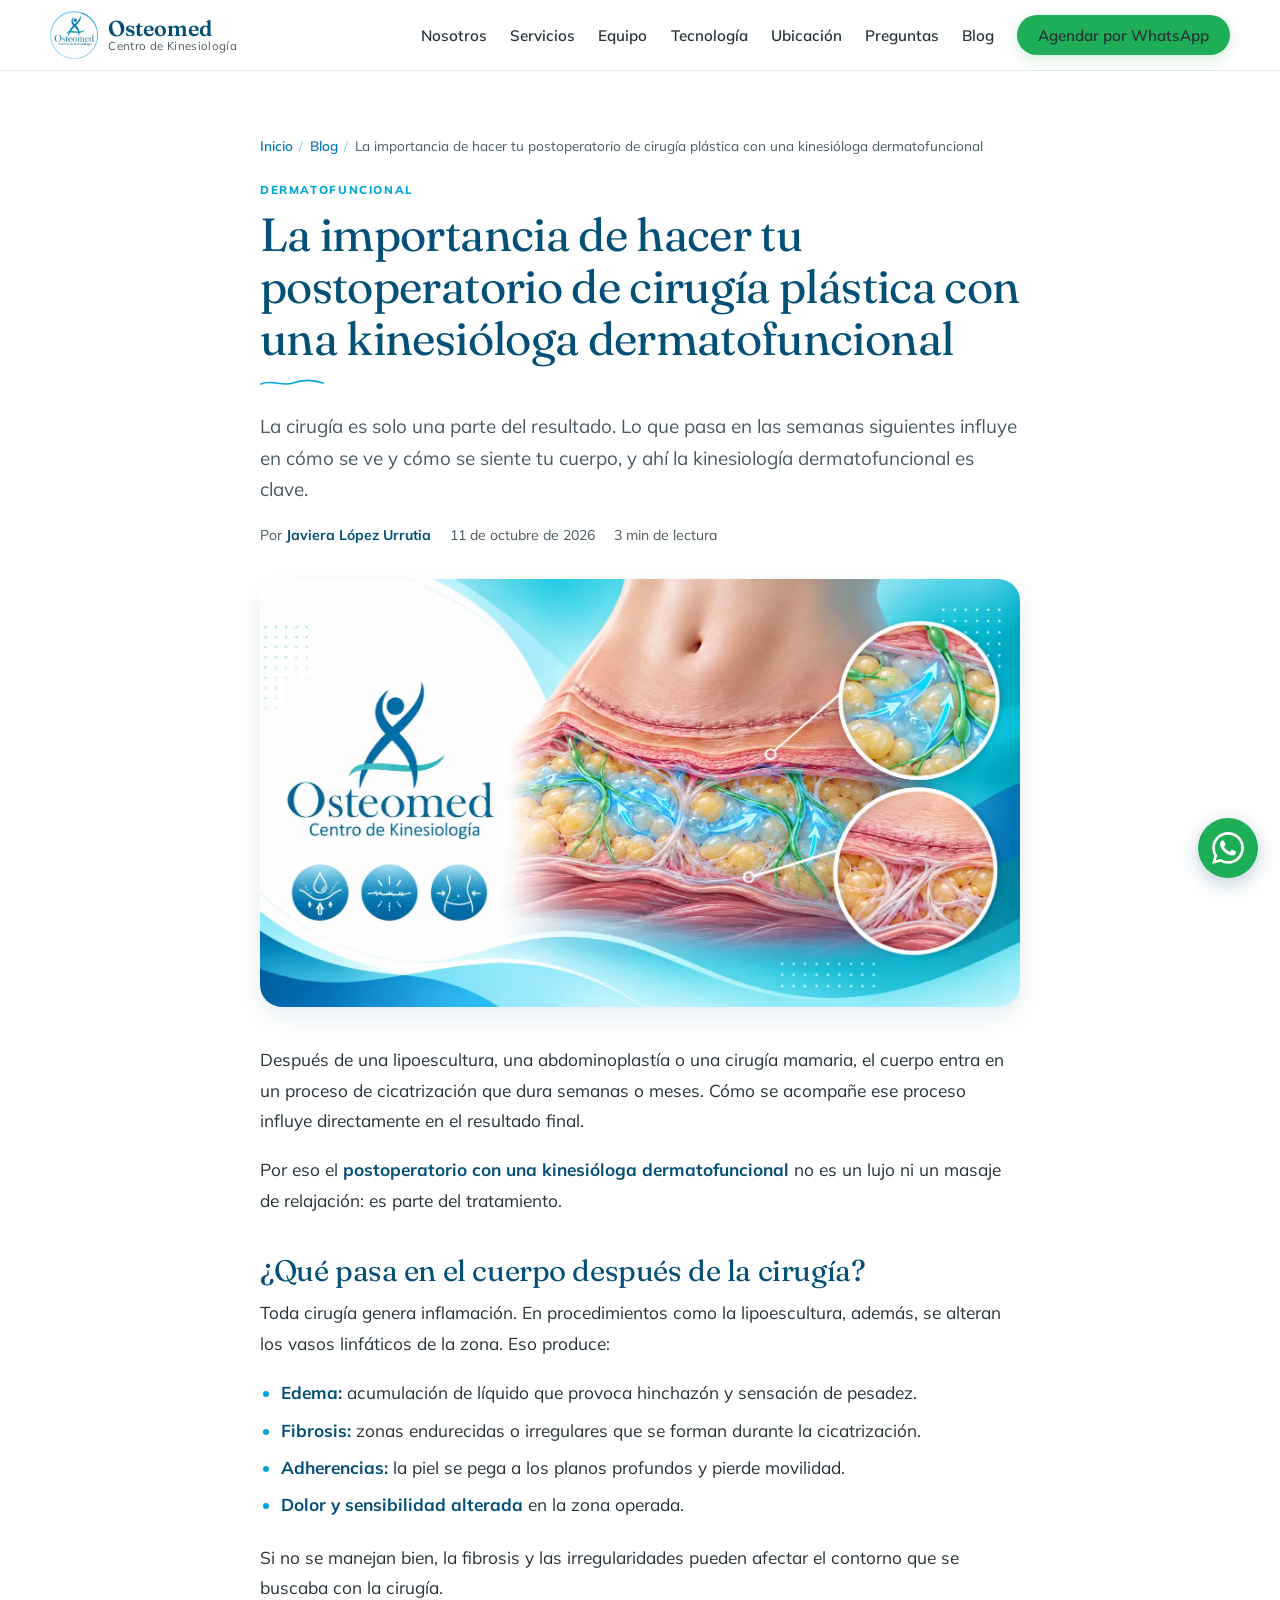
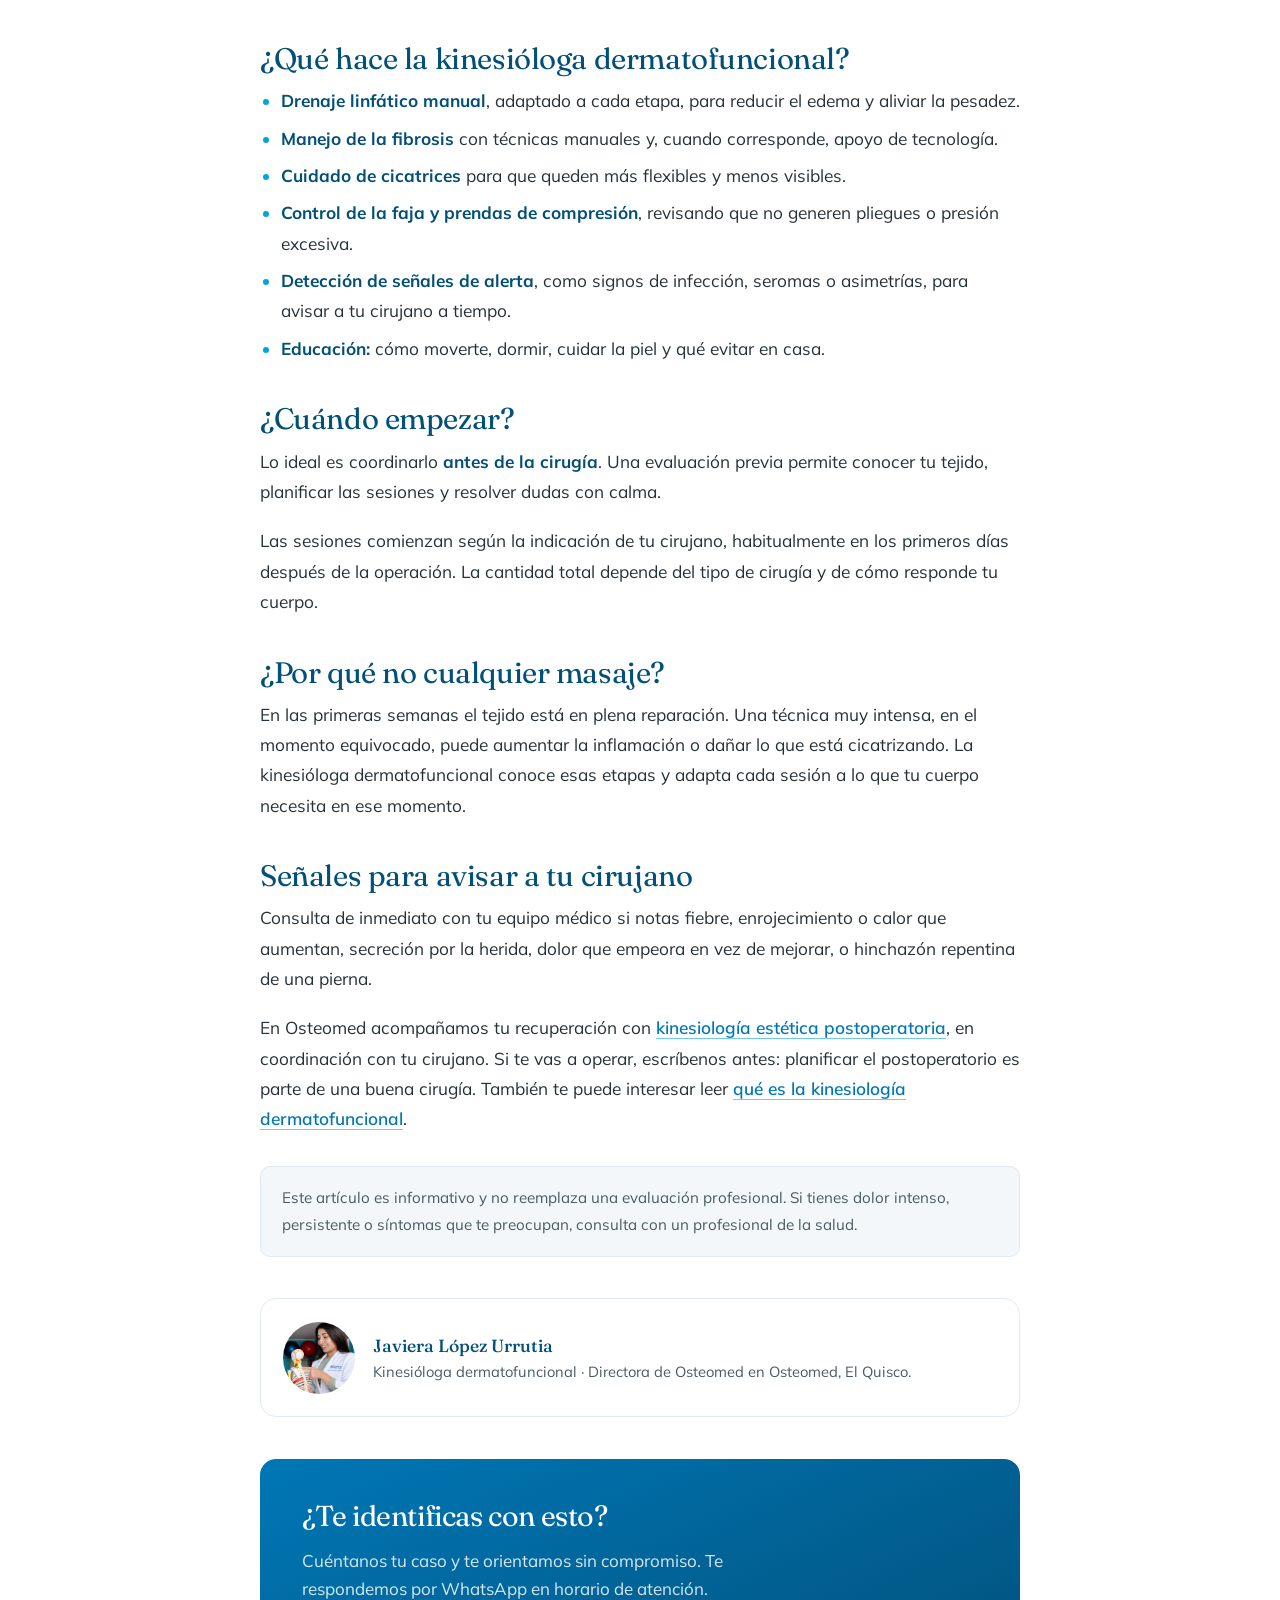
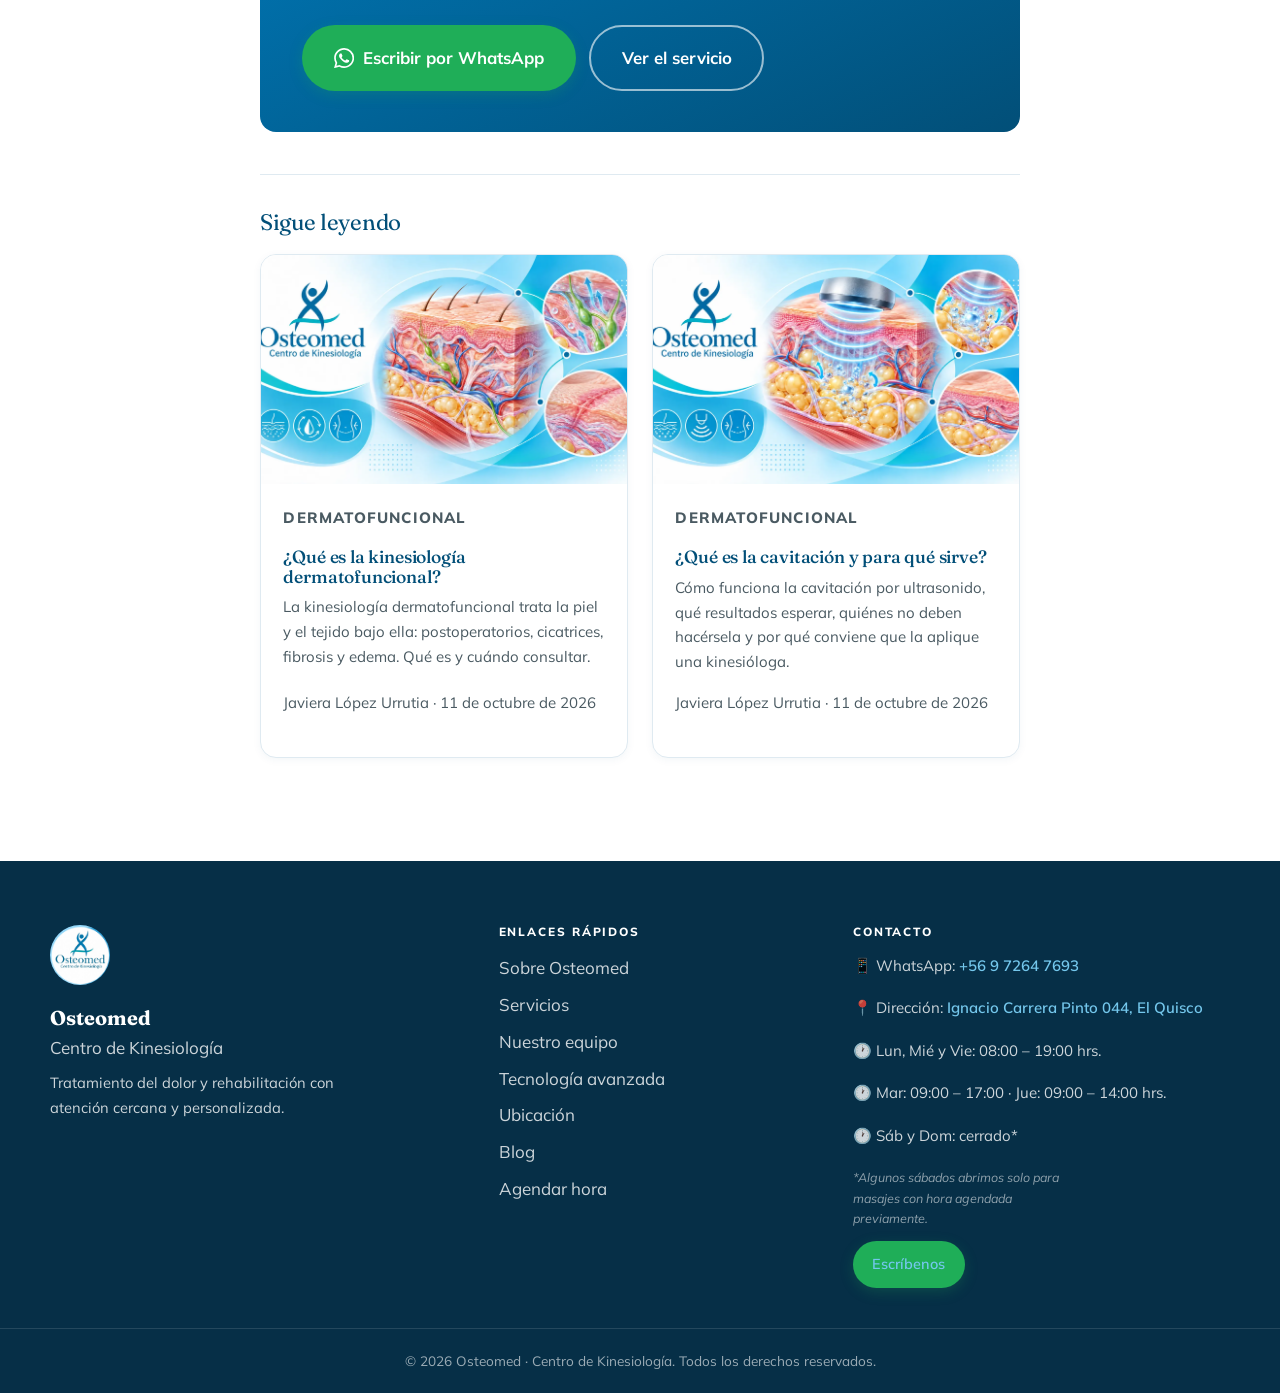
<file: blog/postoperatorio-cirugia-plastica-kinesiologa-dermatofuncional/index.html>
<!DOCTYPE html>
<html lang="es-CL">
<head>
  <meta charset="UTF-8">
  <meta name="viewport" content="width=device-width, initial-scale=1.0">

  <title>Postoperatorio de cirugía plástica: kinesiología | Osteomed</title>
  <meta name="description" content="Un buen postoperatorio protege el resultado de tu cirugía plástica. Qué hace una kinesióloga dermatofuncional, cuándo empezar y qué evitar.">
  <meta name="author" content="Javiera López Urrutia · Osteomed">
  <meta name="robots" content="index, follow, max-image-preview:large">
  <link rel="canonical" href="https://kinesiologiaosteomed.cl/blog/postoperatorio-cirugia-plastica-kinesiologa-dermatofuncional/">

  <meta name="geo.region" content="CL-VS">
  <meta name="geo.placename" content="El Quisco, Valparaíso">

  <!-- Open Graph: así se ve al compartir por WhatsApp, Facebook, etc. -->
  <meta property="og:type" content="article">
  <meta property="og:locale" content="es_CL">
  <meta property="og:site_name" content="Osteomed · Centro de Kinesiología">
  <meta property="og:title" content="La importancia de hacer tu postoperatorio de cirugía plástica con una kinesióloga dermatofuncional">
  <meta property="og:description" content="Un buen postoperatorio protege el resultado de tu cirugía plástica. Qué hace una kinesióloga dermatofuncional, cuándo empezar y qué evitar.">
  <meta property="og:url" content="https://kinesiologiaosteomed.cl/blog/postoperatorio-cirugia-plastica-kinesiologa-dermatofuncional/">
  <meta property="og:image" content="https://kinesiologiaosteomed.cl/assets/blog/postoperatorio-cirugia-plastica-kinesiologa-dermatofuncional.webp">
  <meta property="article:published_time" content="2026-10-11">
  <meta property="article:section" content="Dermatofuncional">
  <meta name="twitter:card" content="summary_large_image">

  <link rel="icon" type="image/png" href="/assets/logo.png">

  <link rel="preconnect" href="https://fonts.googleapis.com">
  <link rel="preconnect" href="https://fonts.gstatic.com" crossorigin>
  <!-- Usar el mismo <link> de Google Fonts que tiene index.html -->
  <link href="https://fonts.googleapis.com/css2?family=Fraunces:ital,opsz,wght@0,9..144,400;0,9..144,500;0,9..144,600;1,9..144,400;1,9..144,500&family=Mulish:wght@400;500;600;700;800&display=swap" rel="stylesheet">
  <link rel="stylesheet" href="/styles.css">

  <script type="application/ld+json">
  {
    "@context": "https://schema.org",
    "@graph": [
      {
        "@type": "BlogPosting",
        "headline": "La importancia de hacer tu postoperatorio de cirugía plástica con una kinesióloga dermatofuncional",
        "description": "Un buen postoperatorio protege el resultado de tu cirugía plástica. Qué hace una kinesióloga dermatofuncional, cuándo empezar y qué evitar.",
        "image": "https://kinesiologiaosteomed.cl/assets/blog/postoperatorio-cirugia-plastica-kinesiologa-dermatofuncional.webp",
        "datePublished": "2026-10-11",
        "dateModified": "2026-10-11",
        "inLanguage": "es-CL",
        "articleSection": "Dermatofuncional",
        "mainEntityOfPage": "https://kinesiologiaosteomed.cl/blog/postoperatorio-cirugia-plastica-kinesiologa-dermatofuncional/",
        "author": {
          "@type": "Person",
          "name": "Javiera López Urrutia",
          "jobTitle": "Kinesióloga dermatofuncional · Directora de Osteomed",
          "url": "https://kinesiologiaosteomed.cl/#equipo"
        },
        "publisher": {
          "@type": "MedicalClinic",
          "name": "Osteomed · Centro de Kinesiología",
          "url": "https://kinesiologiaosteomed.cl/",
          "logo": { "@type": "ImageObject", "url": "https://kinesiologiaosteomed.cl/assets/logo.png" },
          "telephone": "+56972647693",
          "address": {
            "@type": "PostalAddress",
            "streetAddress": "Ignacio Carrera Pinto 044",
            "addressLocality": "El Quisco",
            "addressRegion": "Valparaíso",
            "addressCountry": "CL"
          }
        }
      },
      {
        "@type": "BreadcrumbList",
        "itemListElement": [
          { "@type": "ListItem", "position": 1, "name": "Inicio", "item": "https://kinesiologiaosteomed.cl/" },
          { "@type": "ListItem", "position": 2, "name": "Blog", "item": "https://kinesiologiaosteomed.cl/blog/" },
          { "@type": "ListItem", "position": 3, "name": "La importancia de hacer tu postoperatorio de cirugía plástica con una kinesióloga dermatofuncional" }
        ]
      }
    ]
  }
  </script>
</head>
<body>

  <!-- ===================== HEADER (igual al sitio, con rutas absolutas) ===================== -->
  <header class="site-header">
    <div class="container header-inner">
      <a href="/" class="brand" aria-label="Osteomed, ir al inicio">
        <img src="/assets/logo.png" alt="Logo Osteomed Centro de Kinesiología" class="brand-logo" width="48" height="48">
        <span class="brand-text"><strong>Osteomed</strong><small>Centro de Kinesiología</small></span>
      </a>
      <nav class="main-nav" id="mainNav" aria-label="Navegación principal">
        <a href="/#sobre">Nosotros</a>
        <a href="/#servicios">Servicios</a>
        <a href="/#equipo">Equipo</a>
        <a href="/#tecnologia">Tecnología</a>
        <a href="/#ubicacion">Ubicación</a>
        <a href="/#faq">Preguntas</a>
        <a href="/blog/" aria-current="page">Blog</a>
        <a href="/#agendar" class="btn btn-wa nav-cta">Agendar por WhatsApp</a>
      </nav>
      <button class="nav-toggle" id="navToggle" aria-label="Abrir menú" aria-expanded="false" aria-controls="mainNav">
        <span></span><span></span><span></span>
      </button>
    </div>
  </header>

  <main>
    <article class="post">
      <div class="post-wrap">

        <nav class="breadcrumbs" aria-label="Ruta de navegación">
          <ol>
            <li><a href="/">Inicio</a></li>
            <li><a href="/blog/">Blog</a></li>
            <li aria-current="page">La importancia de hacer tu postoperatorio de cirugía plástica con una kinesióloga dermatofuncional</li>
          </ol>
        </nav>

        <header class="post-header">
          <p class="post-cat">Dermatofuncional</p>
          <h1>La importancia de hacer tu postoperatorio de cirugía plástica con una kinesióloga dermatofuncional</h1>
          <p class="post-lead">La cirugía es solo una parte del resultado. Lo que pasa en las semanas siguientes influye en cómo se ve y cómo se siente tu cuerpo, y ahí la kinesiología dermatofuncional es clave.</p>
          <div class="post-meta">
            <span>Por <strong>Javiera López Urrutia</strong></span>
            <span><time datetime="2026-10-11">11 de octubre de 2026</time></span>
            <span>3 min de lectura</span>
          </div>
        </header>

        <figure class="post-figure">
          <img src="/assets/blog/postoperatorio-cirugia-plastica-kinesiologa-dermatofuncional.webp" alt="Ilustración de abdominoplastia en postoperatorio con drenaje del sistema linfático bajo la cicatriz, kinesiología dermatofuncional en Osteomed" width="1672" height="941">
        </figure>

        <!-- ===================== CUERPO DEL ARTÍCULO =====================
             Un solo H1 (arriba). Aquí solo H2 y H3.
             Enlazar al menos una vez a un servicio de la home y,
             cuando existan, a otros artículos del blog.
        -->
        <div class="post-body">
<p>Después de una lipoescultura, una abdominoplastía o una cirugía mamaria, el cuerpo entra en un proceso de cicatrización que dura semanas o meses. Cómo se acompañe ese proceso influye directamente en el resultado final.</p>
<p>Por eso el <strong>postoperatorio con una kinesióloga dermatofuncional</strong> no es un lujo ni un masaje de relajación: es parte del tratamiento.</p>

<h2>¿Qué pasa en el cuerpo después de la cirugía?</h2>
<p>Toda cirugía genera inflamación. En procedimientos como la lipoescultura, además, se alteran los vasos linfáticos de la zona. Eso produce:</p>
<ul>
  <li><strong>Edema:</strong> acumulación de líquido que provoca hinchazón y sensación de pesadez.</li>
  <li><strong>Fibrosis:</strong> zonas endurecidas o irregulares que se forman durante la cicatrización.</li>
  <li><strong>Adherencias:</strong> la piel se pega a los planos profundos y pierde movilidad.</li>
  <li><strong>Dolor y sensibilidad alterada</strong> en la zona operada.</li>
</ul>
<p>Si no se manejan bien, la fibrosis y las irregularidades pueden afectar el contorno que se buscaba con la cirugía.</p>

<h2>¿Qué hace la kinesióloga dermatofuncional?</h2>
<ul>
  <li><strong>Drenaje linfático manual</strong>, adaptado a cada etapa, para reducir el edema y aliviar la pesadez.</li>
  <li><strong>Manejo de la fibrosis</strong> con técnicas manuales y, cuando corresponde, apoyo de tecnología.</li>
  <li><strong>Cuidado de cicatrices</strong> para que queden más flexibles y menos visibles.</li>
  <li><strong>Control de la faja y prendas de compresión</strong>, revisando que no generen pliegues o presión excesiva.</li>
  <li><strong>Detección de señales de alerta</strong>, como signos de infección, seromas o asimetrías, para avisar a tu cirujano a tiempo.</li>
  <li><strong>Educación:</strong> cómo moverte, dormir, cuidar la piel y qué evitar en casa.</li>
</ul>

<h2>¿Cuándo empezar?</h2>
<p>Lo ideal es coordinarlo <strong>antes de la cirugía</strong>. Una evaluación previa permite conocer tu tejido, planificar las sesiones y resolver dudas con calma.</p>
<p>Las sesiones comienzan según la indicación de tu cirujano, habitualmente en los primeros días después de la operación. La cantidad total depende del tipo de cirugía y de cómo responde tu cuerpo.</p>

<h2>¿Por qué no cualquier masaje?</h2>
<p>En las primeras semanas el tejido está en plena reparación. Una técnica muy intensa, en el momento equivocado, puede aumentar la inflamación o dañar lo que está cicatrizando. La kinesióloga dermatofuncional conoce esas etapas y adapta cada sesión a lo que tu cuerpo necesita en ese momento.</p>

<h2>Señales para avisar a tu cirujano</h2>
<p>Consulta de inmediato con tu equipo médico si notas fiebre, enrojecimiento o calor que aumentan, secreción por la herida, dolor que empeora en vez de mejorar, o hinchazón repentina de una pierna.</p>

<p>En Osteomed acompañamos tu recuperación con <a href="/#servicios">kinesiología estética postoperatoria</a>, en coordinación con tu cirujano. Si te vas a operar, escríbenos antes: planificar el postoperatorio es parte de una buena cirugía. También te puede interesar leer <a href="/blog/que-es-la-kinesiologia-dermatofuncional/">qué es la kinesiología dermatofuncional</a>.</p>
<p class="post-note">Este artículo es informativo y no reemplaza una evaluación profesional. Si tienes dolor intenso, persistente o síntomas que te preocupan, consulta con un profesional de la salud.</p>

        </div>

        <!-- Autora -->
        <aside class="post-author" aria-label="Sobre la autora">
          <img src="/assets/team-javiera.jpg" alt="Javiera López Urrutia" width="72" height="72" loading="lazy">
          <p><strong>Javiera López Urrutia</strong>Kinesióloga dermatofuncional · Directora de Osteomed en Osteomed, El Quisco.</p>
        </aside>

        <!-- CTA -->
        <section class="post-cta" aria-labelledby="cta-title">
          <h2 id="cta-title">¿Te identificas con esto?</h2>
          <p>Cuéntanos tu caso y te orientamos sin compromiso. Te respondemos por WhatsApp en horario de atención.</p>
          <div class="post-cta-actions">
            <a href="/#agendar" class="btn btn-wa btn-lg" data-wa-msg="Hola 👋, leí el artículo sobre postoperatorio de cirugía plástica y quisiera agendar mi evaluación.">
              <svg class="wa-icon" viewBox="0 0 24 24" aria-hidden="true"><path d="M17.47 14.38c-.3-.15-1.76-.87-2.03-.97-.27-.1-.47-.15-.67.15-.2.3-.77.97-.94 1.16-.17.2-.35.22-.64.07-.3-.15-1.26-.46-2.39-1.47-.88-.79-1.48-1.76-1.65-2.06-.17-.3-.02-.46.13-.6.13-.14.3-.35.45-.52.15-.18.2-.3.3-.5.1-.2.05-.37-.03-.52-.07-.15-.67-1.61-.92-2.2-.24-.58-.49-.5-.67-.51h-.57c-.2 0-.52.07-.79.37-.27.3-1.04 1.02-1.04 2.48s1.07 2.88 1.21 3.07c.15.2 2.1 3.2 5.08 4.49.71.3 1.26.49 1.7.63.71.22 1.36.19 1.87.12.57-.09 1.76-.72 2-1.42.25-.7.25-1.29.18-1.41-.08-.13-.27-.2-.57-.35m-5.42 7.4h-.01a9.87 9.87 0 0 1-5.03-1.38l-.36-.21-3.74.98 1-3.65-.24-.37a9.86 9.86 0 0 1-1.51-5.26c0-5.45 4.44-9.88 9.89-9.88 2.64 0 5.12 1.03 6.99 2.9a9.83 9.83 0 0 1 2.89 6.99c0 5.45-4.44 9.88-9.88 9.88m8.41-18.3A11.82 11.82 0 0 0 12.05 0C5.5 0 .16 5.34.16 11.89c0 2.1.55 4.14 1.59 5.95L.06 24l6.3-1.65a11.88 11.88 0 0 0 5.69 1.45h.01c6.55 0 11.89-5.34 11.89-11.89a11.82 11.82 0 0 0-3.48-8.41z"/></svg>
              Escribir por WhatsApp
            </a>
            <a href="/#servicios" class="btn btn-ghost btn-lg">Ver el servicio</a>
          </div>
        </section>

        <section class="post-related" aria-labelledby="rel-title">
          <h2 id="rel-title">Sigue leyendo</h2>
          <div class="post-grid">
          <article class="post-card">
            <a href="/blog/que-es-la-kinesiologia-dermatofuncional/" class="post-card-img" tabindex="-1" aria-hidden="true">
              <img src="/assets/blog/que-es-la-kinesiologia-dermatofuncional.webp" alt="" width="1672" height="941" loading="lazy">
            </a>
            <div class="post-card-body">
              <p class="post-cat">Dermatofuncional</p>
              <h3><a href="/blog/que-es-la-kinesiologia-dermatofuncional/">¿Qué es la kinesiología dermatofuncional?</a></h3>
              <p>La kinesiología dermatofuncional trata la piel y el tejido bajo ella: postoperatorios, cicatrices, fibrosis y edema. Qué es y cuándo consultar.</p>
              <p class="post-card-meta">Javiera López Urrutia · <time datetime="2026-10-11">11 de octubre de 2026</time></p>
            </div>
          </article>
          <article class="post-card">
            <a href="/blog/que-es-la-cavitacion/" class="post-card-img" tabindex="-1" aria-hidden="true">
              <img src="/assets/blog/que-es-la-cavitacion.webp" alt="" width="1672" height="941" loading="lazy">
            </a>
            <div class="post-card-body">
              <p class="post-cat">Dermatofuncional</p>
              <h3><a href="/blog/que-es-la-cavitacion/">¿Qué es la cavitación y para qué sirve?</a></h3>
              <p>Cómo funciona la cavitación por ultrasonido, qué resultados esperar, quiénes no deben hacérsela y por qué conviene que la aplique una kinesióloga.</p>
              <p class="post-card-meta">Javiera López Urrutia · <time datetime="2026-10-11">11 de octubre de 2026</time></p>
            </div>
          </article>
          </div>
        </section>

      </div>
    </article>
  </main>

  <!-- ===================== FOOTER ===================== -->
  <footer class="site-footer">
    <div class="container footer-grid">
      <div class="footer-brand">
        <img src="/assets/logo.png" alt="Logo Osteomed" class="footer-logo" width="60" height="60" loading="lazy">
        <strong>Osteomed</strong><br>Centro de Kinesiología
        <p class="footer-tag">Tratamiento del dolor y rehabilitación con atención cercana y personalizada.</p>
      </div>
      <div class="footer-col">
        <h3>Enlaces rápidos</h3>
        <ul>
          <li><a href="/#sobre">Sobre Osteomed</a></li>
          <li><a href="/#servicios">Servicios</a></li>
          <li><a href="/#equipo">Nuestro equipo</a></li>
          <li><a href="/#tecnologia">Tecnología avanzada</a></li>
          <li><a href="/#ubicacion">Ubicación</a></li>
          <li><a href="/blog/">Blog</a></li>
          <li><a href="/#agendar">Agendar hora</a></li>
        </ul>
      </div>
      <div class="footer-col footer-contact">
        <h3>Contacto</h3>
        <ul>
          <li>📱 WhatsApp: <a href="#" id="footerWa">+56 9 7264 7693</a></li>
          <li>📍 Dirección: <a href="https://maps.app.goo.gl/KKimd9kYUYvbPtDLA" target="_blank" rel="noopener">Ignacio Carrera Pinto 044, El Quisco</a></li>
          <li>🕐 Lun, Mié y Vie: 08:00 – 19:00 hrs.</li>
          <li>🕐 Mar: 09:00 – 17:00 · Jue: 09:00 – 14:00 hrs.</li>
          <li>🕐 Sáb y Dom: cerrado*</li>
        </ul>
        <p class="footer-hours-note">*Algunos sábados abrimos solo para masajes con hora agendada previamente.</p>
        <a href="/#agendar" class="btn btn-wa btn-sm">Escríbenos</a>
      </div>
    </div>
    <div class="footer-bottom">
      <div class="container">
        <p>© <span id="year"></span> Osteomed · Centro de Kinesiología. Todos los derechos reservados.</p>
      </div>
    </div>
  </footer>

  <a href="#" class="wa-float" id="waFloat" aria-label="Escribir por WhatsApp">
    <svg viewBox="0 0 24 24" aria-hidden="true"><path d="M17.47 14.38c-.3-.15-1.76-.87-2.03-.97-.27-.1-.47-.15-.67.15-.2.3-.77.97-.94 1.16-.17.2-.35.22-.64.07-.3-.15-1.26-.46-2.39-1.47-.88-.79-1.48-1.76-1.65-2.06-.17-.3-.02-.46.13-.6.13-.14.3-.35.45-.52.15-.18.2-.3.3-.5.1-.2.05-.37-.03-.52-.07-.15-.67-1.61-.92-2.2-.24-.58-.49-.5-.67-.51h-.57c-.2 0-.52.07-.79.37-.27.3-1.04 1.02-1.04 2.48s1.07 2.88 1.21 3.07c.15.2 2.1 3.2 5.08 4.49.71.3 1.26.49 1.7.63.71.22 1.36.19 1.87.12.57-.09 1.76-.72 2-1.42.25-.7.25-1.29.18-1.41-.08-.13-.27-.2-.57-.35m-5.42 7.4h-.01a9.87 9.87 0 0 1-5.03-1.38l-.36-.21-3.74.98 1-3.65-.24-.37a9.86 9.86 0 0 1-1.51-5.26c0-5.45 4.44-9.88 9.89-9.88 2.64 0 5.12 1.03 6.99 2.9a9.83 9.83 0 0 1 2.89 6.99c0 5.45-4.44 9.88-9.88 9.88m8.41-18.3A11.82 11.82 0 0 0 12.05 0C5.5 0 .16 5.34.16 11.89c0 2.1.55 4.14 1.59 5.95L.06 24l6.3-1.65a11.88 11.88 0 0 0 5.69 1.45h.01c6.55 0 11.89-5.34 11.89-11.89a11.82 11.82 0 0 0-3.48-8.41z"/></svg>
  </a>

  <script src="/script.js"></script>
</body>
</html>
</file>
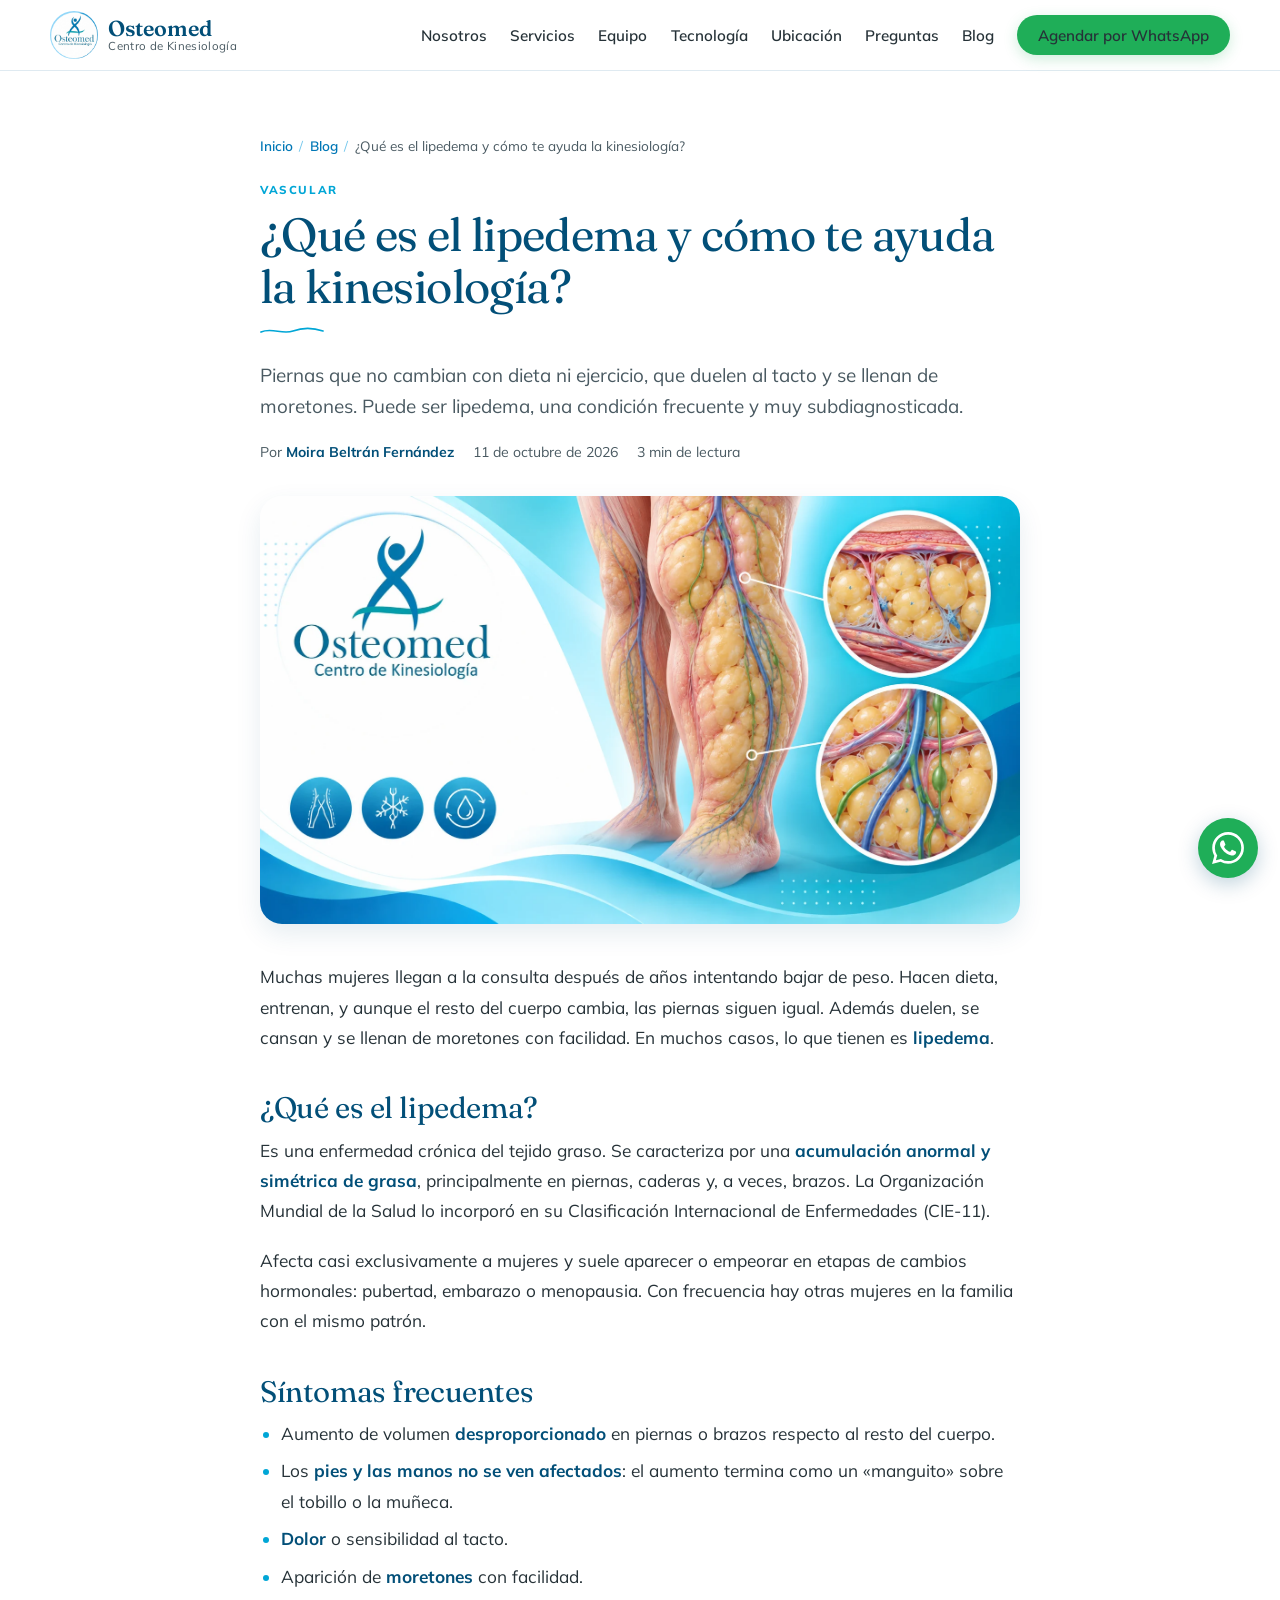
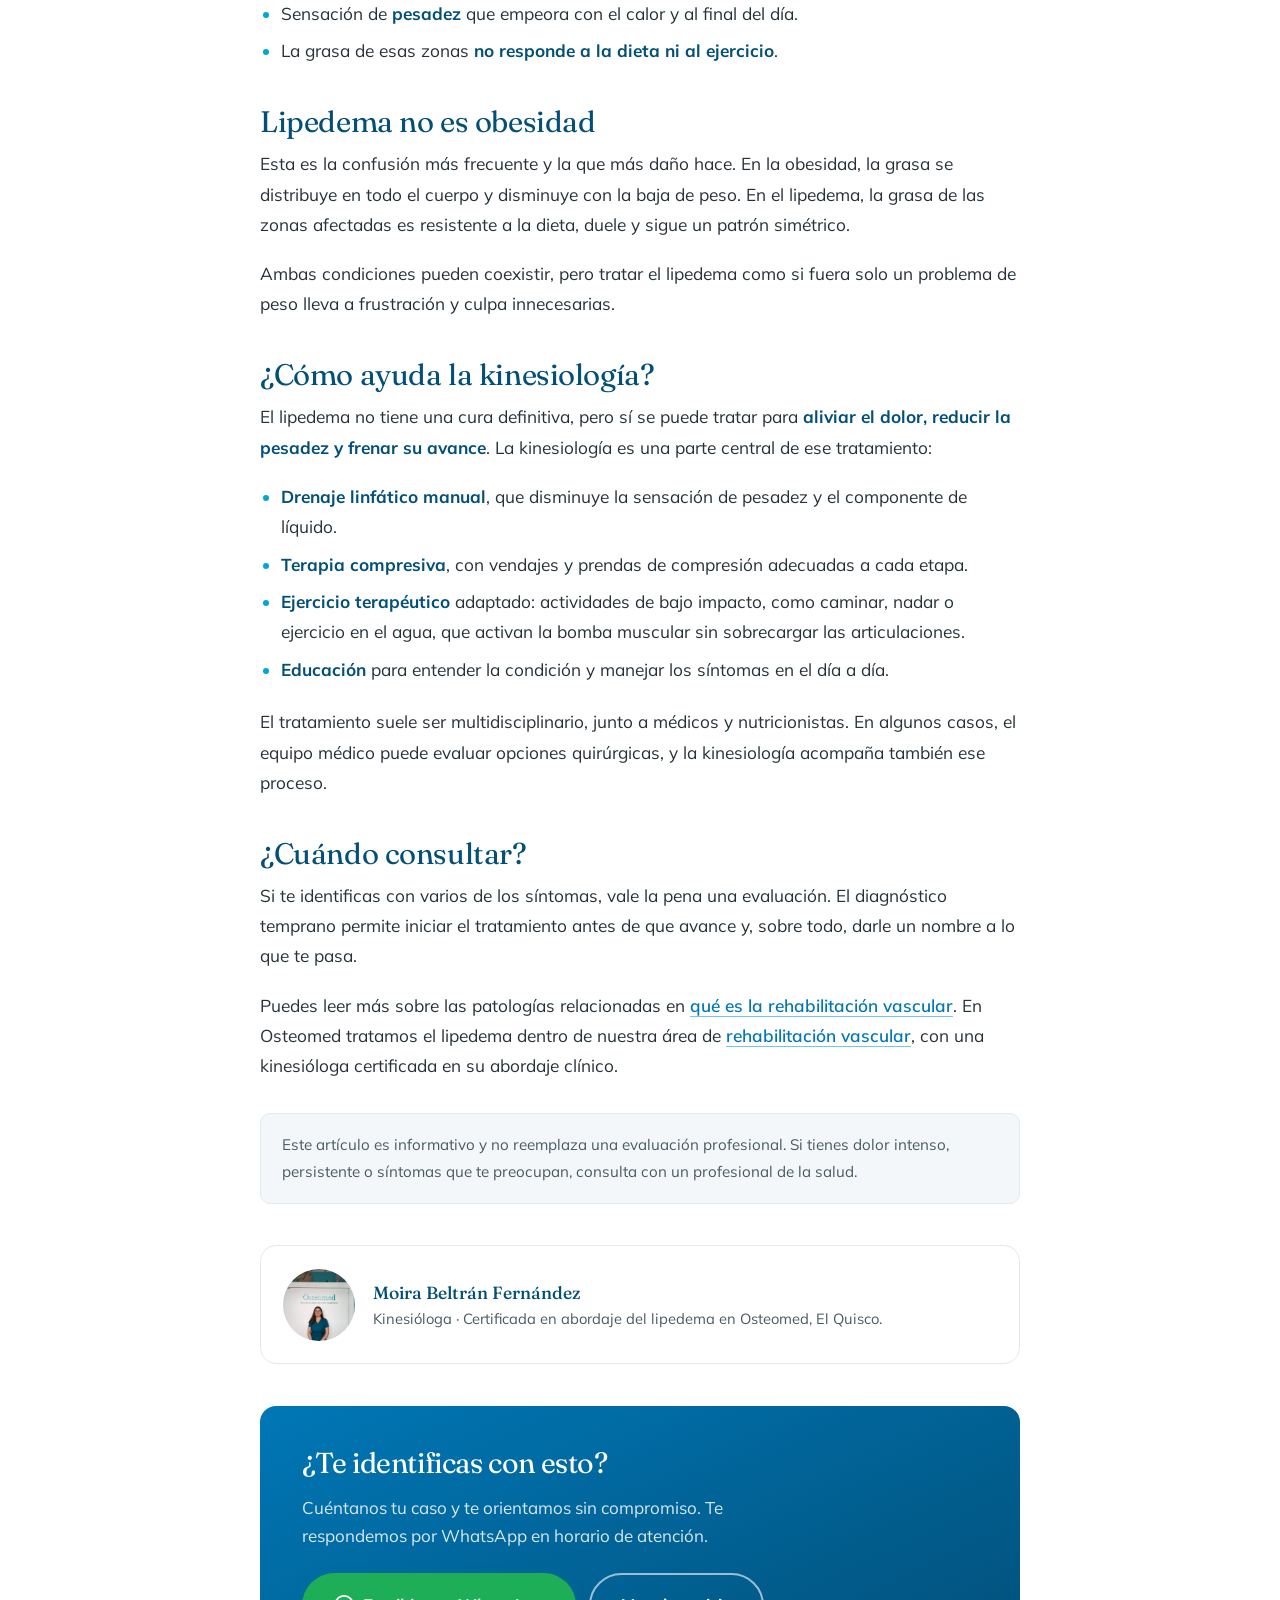
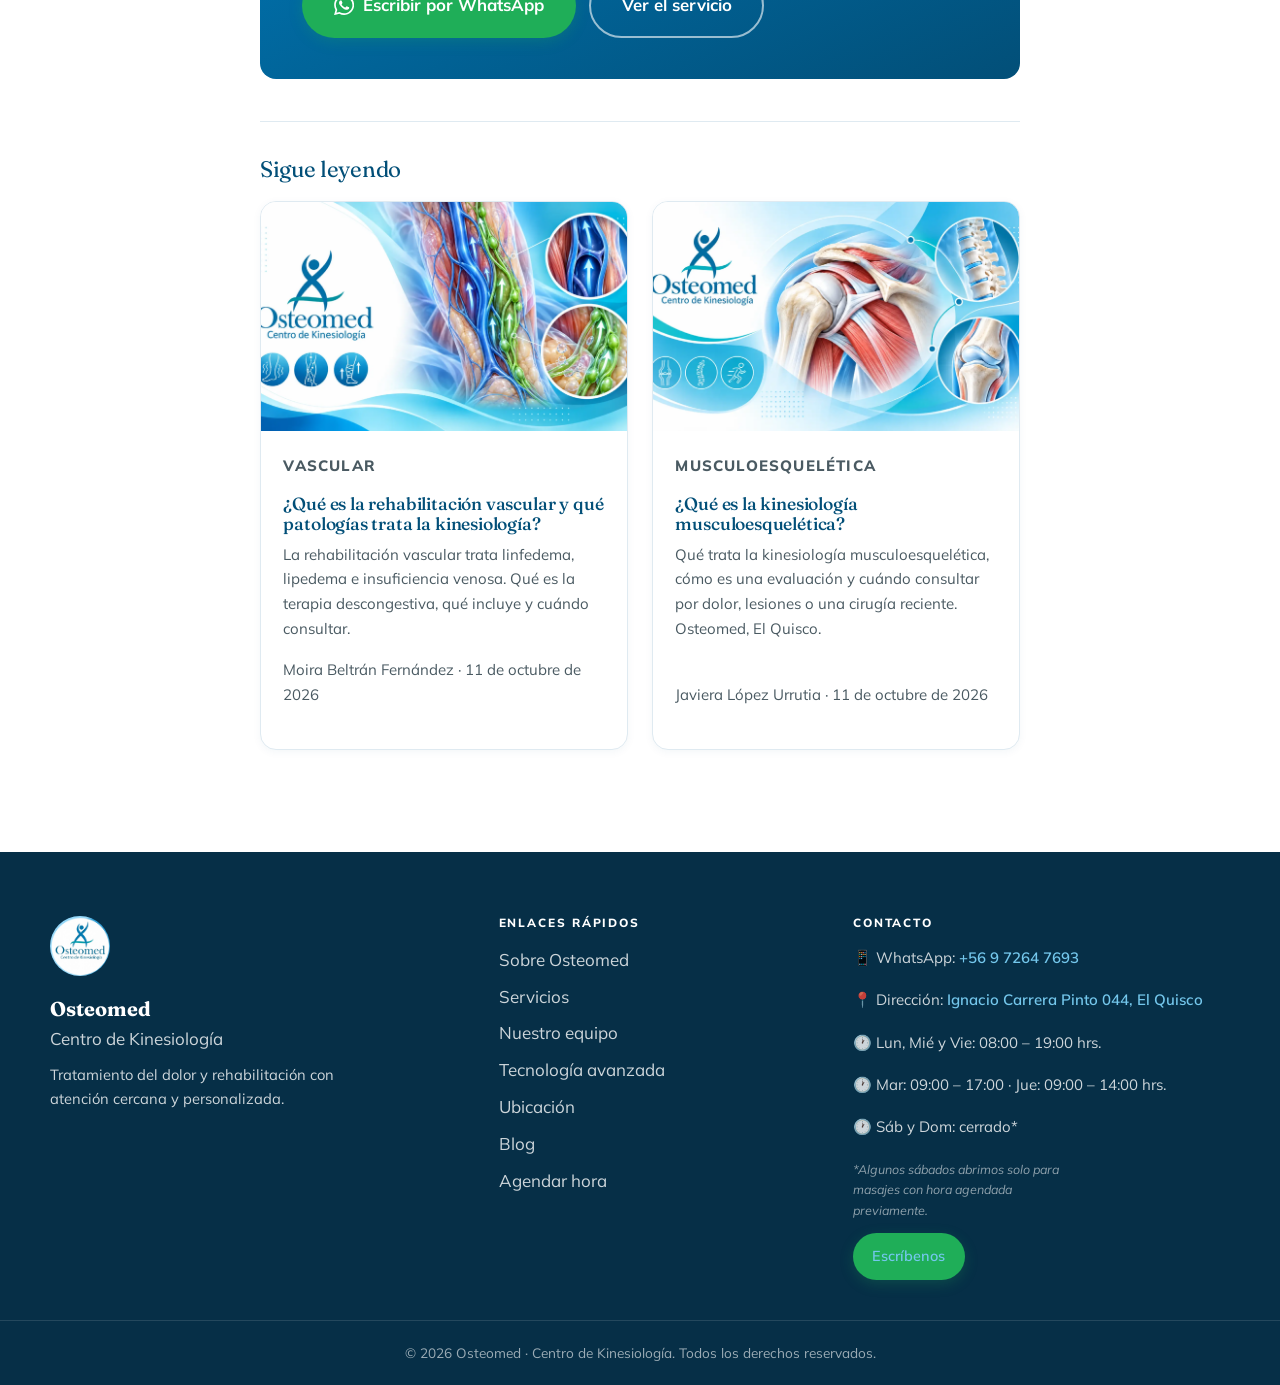
<file: blog/que-es-el-lipedema/index.html>
<!DOCTYPE html>
<html lang="es-CL">
<head>
  <meta charset="UTF-8">
  <meta name="viewport" content="width=device-width, initial-scale=1.0">

  <title>Lipedema: qué es, síntomas y tratamiento kinésico | Osteomed</title>
  <meta name="description" content="El lipedema es una acumulación dolorosa de grasa en piernas y brazos que no responde a la dieta. Síntomas, diferencias con la obesidad y tratamiento.">
  <meta name="author" content="Moira Beltrán Fernández · Osteomed">
  <meta name="robots" content="index, follow, max-image-preview:large">
  <link rel="canonical" href="https://kinesiologiaosteomed.cl/blog/que-es-el-lipedema/">

  <meta name="geo.region" content="CL-VS">
  <meta name="geo.placename" content="El Quisco, Valparaíso">

  <!-- Open Graph: así se ve al compartir por WhatsApp, Facebook, etc. -->
  <meta property="og:type" content="article">
  <meta property="og:locale" content="es_CL">
  <meta property="og:site_name" content="Osteomed · Centro de Kinesiología">
  <meta property="og:title" content="¿Qué es el lipedema y cómo te ayuda la kinesiología?">
  <meta property="og:description" content="El lipedema es una acumulación dolorosa de grasa en piernas y brazos que no responde a la dieta. Síntomas, diferencias con la obesidad y tratamiento.">
  <meta property="og:url" content="https://kinesiologiaosteomed.cl/blog/que-es-el-lipedema/">
  <meta property="og:image" content="https://kinesiologiaosteomed.cl/assets/blog/que-es-el-lipedema.webp">
  <meta property="article:published_time" content="2026-10-11">
  <meta property="article:section" content="Vascular">
  <meta name="twitter:card" content="summary_large_image">

  <link rel="icon" type="image/png" href="/assets/logo.png">

  <link rel="preconnect" href="https://fonts.googleapis.com">
  <link rel="preconnect" href="https://fonts.gstatic.com" crossorigin>
  <!-- Usar el mismo <link> de Google Fonts que tiene index.html -->
  <link href="https://fonts.googleapis.com/css2?family=Fraunces:ital,opsz,wght@0,9..144,400;0,9..144,500;0,9..144,600;1,9..144,400;1,9..144,500&family=Mulish:wght@400;500;600;700;800&display=swap" rel="stylesheet">
  <link rel="stylesheet" href="/styles.css">

  <script type="application/ld+json">
  {
    "@context": "https://schema.org",
    "@graph": [
      {
        "@type": "BlogPosting",
        "headline": "¿Qué es el lipedema y cómo te ayuda la kinesiología?",
        "description": "El lipedema es una acumulación dolorosa de grasa en piernas y brazos que no responde a la dieta. Síntomas, diferencias con la obesidad y tratamiento.",
        "image": "https://kinesiologiaosteomed.cl/assets/blog/que-es-el-lipedema.webp",
        "datePublished": "2026-10-11",
        "dateModified": "2026-10-11",
        "inLanguage": "es-CL",
        "articleSection": "Vascular",
        "mainEntityOfPage": "https://kinesiologiaosteomed.cl/blog/que-es-el-lipedema/",
        "author": {
          "@type": "Person",
          "name": "Moira Beltrán Fernández",
          "jobTitle": "Kinesióloga · Certificada en abordaje del lipedema",
          "url": "https://kinesiologiaosteomed.cl/#equipo"
        },
        "publisher": {
          "@type": "MedicalClinic",
          "name": "Osteomed · Centro de Kinesiología",
          "url": "https://kinesiologiaosteomed.cl/",
          "logo": { "@type": "ImageObject", "url": "https://kinesiologiaosteomed.cl/assets/logo.png" },
          "telephone": "+56972647693",
          "address": {
            "@type": "PostalAddress",
            "streetAddress": "Ignacio Carrera Pinto 044",
            "addressLocality": "El Quisco",
            "addressRegion": "Valparaíso",
            "addressCountry": "CL"
          }
        }
      },
      {
        "@type": "BreadcrumbList",
        "itemListElement": [
          { "@type": "ListItem", "position": 1, "name": "Inicio", "item": "https://kinesiologiaosteomed.cl/" },
          { "@type": "ListItem", "position": 2, "name": "Blog", "item": "https://kinesiologiaosteomed.cl/blog/" },
          { "@type": "ListItem", "position": 3, "name": "¿Qué es el lipedema y cómo te ayuda la kinesiología?" }
        ]
      }
    ]
  }
  </script>
</head>
<body>

  <!-- ===================== HEADER (igual al sitio, con rutas absolutas) ===================== -->
  <header class="site-header">
    <div class="container header-inner">
      <a href="/" class="brand" aria-label="Osteomed, ir al inicio">
        <img src="/assets/logo.png" alt="Logo Osteomed Centro de Kinesiología" class="brand-logo" width="48" height="48">
        <span class="brand-text"><strong>Osteomed</strong><small>Centro de Kinesiología</small></span>
      </a>
      <nav class="main-nav" id="mainNav" aria-label="Navegación principal">
        <a href="/#sobre">Nosotros</a>
        <a href="/#servicios">Servicios</a>
        <a href="/#equipo">Equipo</a>
        <a href="/#tecnologia">Tecnología</a>
        <a href="/#ubicacion">Ubicación</a>
        <a href="/#faq">Preguntas</a>
        <a href="/blog/" aria-current="page">Blog</a>
        <a href="/#agendar" class="btn btn-wa nav-cta">Agendar por WhatsApp</a>
      </nav>
      <button class="nav-toggle" id="navToggle" aria-label="Abrir menú" aria-expanded="false" aria-controls="mainNav">
        <span></span><span></span><span></span>
      </button>
    </div>
  </header>

  <main>
    <article class="post">
      <div class="post-wrap">

        <nav class="breadcrumbs" aria-label="Ruta de navegación">
          <ol>
            <li><a href="/">Inicio</a></li>
            <li><a href="/blog/">Blog</a></li>
            <li aria-current="page">¿Qué es el lipedema y cómo te ayuda la kinesiología?</li>
          </ol>
        </nav>

        <header class="post-header">
          <p class="post-cat">Vascular</p>
          <h1>¿Qué es el lipedema y cómo te ayuda la kinesiología?</h1>
          <p class="post-lead">Piernas que no cambian con dieta ni ejercicio, que duelen al tacto y se llenan de moretones. Puede ser lipedema, una condición frecuente y muy subdiagnosticada.</p>
          <div class="post-meta">
            <span>Por <strong>Moira Beltrán Fernández</strong></span>
            <span><time datetime="2026-10-11">11 de octubre de 2026</time></span>
            <span>3 min de lectura</span>
          </div>
        </header>

        <figure class="post-figure">
          <img src="/assets/blog/que-es-el-lipedema.webp" alt="Ilustración de piernas con la acumulación de grasa característica del lipedema bajo la piel, Osteomed" width="1672" height="941">
        </figure>

        <!-- ===================== CUERPO DEL ARTÍCULO =====================
             Un solo H1 (arriba). Aquí solo H2 y H3.
             Enlazar al menos una vez a un servicio de la home y,
             cuando existan, a otros artículos del blog.
        -->
        <div class="post-body">
<p>Muchas mujeres llegan a la consulta después de años intentando bajar de peso. Hacen dieta, entrenan, y aunque el resto del cuerpo cambia, las piernas siguen igual. Además duelen, se cansan y se llenan de moretones con facilidad. En muchos casos, lo que tienen es <strong>lipedema</strong>.</p>

<h2>¿Qué es el lipedema?</h2>
<p>Es una enfermedad crónica del tejido graso. Se caracteriza por una <strong>acumulación anormal y simétrica de grasa</strong>, principalmente en piernas, caderas y, a veces, brazos. La Organización Mundial de la Salud lo incorporó en su Clasificación Internacional de Enfermedades (CIE-11).</p>
<p>Afecta casi exclusivamente a mujeres y suele aparecer o empeorar en etapas de cambios hormonales: pubertad, embarazo o menopausia. Con frecuencia hay otras mujeres en la familia con el mismo patrón.</p>

<h2>Síntomas frecuentes</h2>
<ul>
  <li>Aumento de volumen <strong>desproporcionado</strong> en piernas o brazos respecto al resto del cuerpo.</li>
  <li>Los <strong>pies y las manos no se ven afectados</strong>: el aumento termina como un «manguito» sobre el tobillo o la muñeca.</li>
  <li><strong>Dolor</strong> o sensibilidad al tacto.</li>
  <li>Aparición de <strong>moretones</strong> con facilidad.</li>
  <li>Sensación de <strong>pesadez</strong> que empeora con el calor y al final del día.</li>
  <li>La grasa de esas zonas <strong>no responde a la dieta ni al ejercicio</strong>.</li>
</ul>

<h2>Lipedema no es obesidad</h2>
<p>Esta es la confusión más frecuente y la que más daño hace. En la obesidad, la grasa se distribuye en todo el cuerpo y disminuye con la baja de peso. En el lipedema, la grasa de las zonas afectadas es resistente a la dieta, duele y sigue un patrón simétrico.</p>
<p>Ambas condiciones pueden coexistir, pero tratar el lipedema como si fuera solo un problema de peso lleva a frustración y culpa innecesarias.</p>

<h2>¿Cómo ayuda la kinesiología?</h2>
<p>El lipedema no tiene una cura definitiva, pero sí se puede tratar para <strong>aliviar el dolor, reducir la pesadez y frenar su avance</strong>. La kinesiología es una parte central de ese tratamiento:</p>
<ul>
  <li><strong>Drenaje linfático manual</strong>, que disminuye la sensación de pesadez y el componente de líquido.</li>
  <li><strong>Terapia compresiva</strong>, con vendajes y prendas de compresión adecuadas a cada etapa.</li>
  <li><strong>Ejercicio terapéutico</strong> adaptado: actividades de bajo impacto, como caminar, nadar o ejercicio en el agua, que activan la bomba muscular sin sobrecargar las articulaciones.</li>
  <li><strong>Educación</strong> para entender la condición y manejar los síntomas en el día a día.</li>
</ul>
<p>El tratamiento suele ser multidisciplinario, junto a médicos y nutricionistas. En algunos casos, el equipo médico puede evaluar opciones quirúrgicas, y la kinesiología acompaña también ese proceso.</p>

<h2>¿Cuándo consultar?</h2>
<p>Si te identificas con varios de los síntomas, vale la pena una evaluación. El diagnóstico temprano permite iniciar el tratamiento antes de que avance y, sobre todo, darle un nombre a lo que te pasa.</p>
<p>Puedes leer más sobre las patologías relacionadas en <a href="/blog/rehabilitacion-vascular-kinesiologia/">qué es la rehabilitación vascular</a>. En Osteomed tratamos el lipedema dentro de nuestra área de <a href="/#servicios">rehabilitación vascular</a>, con una kinesióloga certificada en su abordaje clínico.</p>
<p class="post-note">Este artículo es informativo y no reemplaza una evaluación profesional. Si tienes dolor intenso, persistente o síntomas que te preocupan, consulta con un profesional de la salud.</p>

        </div>

        <!-- Autora -->
        <aside class="post-author" aria-label="Sobre la autora">
          <img src="/assets/team-moira.jpg" alt="Moira Beltrán Fernández" width="72" height="72" loading="lazy">
          <p><strong>Moira Beltrán Fernández</strong>Kinesióloga · Certificada en abordaje del lipedema en Osteomed, El Quisco.</p>
        </aside>

        <!-- CTA -->
        <section class="post-cta" aria-labelledby="cta-title">
          <h2 id="cta-title">¿Te identificas con esto?</h2>
          <p>Cuéntanos tu caso y te orientamos sin compromiso. Te respondemos por WhatsApp en horario de atención.</p>
          <div class="post-cta-actions">
            <a href="/#agendar" class="btn btn-wa btn-lg" data-wa-msg="Hola 👋, leí el artículo sobre lipedema y creo que podría tenerlo. Quisiera consultar.">
              <svg class="wa-icon" viewBox="0 0 24 24" aria-hidden="true"><path d="M17.47 14.38c-.3-.15-1.76-.87-2.03-.97-.27-.1-.47-.15-.67.15-.2.3-.77.97-.94 1.16-.17.2-.35.22-.64.07-.3-.15-1.26-.46-2.39-1.47-.88-.79-1.48-1.76-1.65-2.06-.17-.3-.02-.46.13-.6.13-.14.3-.35.45-.52.15-.18.2-.3.3-.5.1-.2.05-.37-.03-.52-.07-.15-.67-1.61-.92-2.2-.24-.58-.49-.5-.67-.51h-.57c-.2 0-.52.07-.79.37-.27.3-1.04 1.02-1.04 2.48s1.07 2.88 1.21 3.07c.15.2 2.1 3.2 5.08 4.49.71.3 1.26.49 1.7.63.71.22 1.36.19 1.87.12.57-.09 1.76-.72 2-1.42.25-.7.25-1.29.18-1.41-.08-.13-.27-.2-.57-.35m-5.42 7.4h-.01a9.87 9.87 0 0 1-5.03-1.38l-.36-.21-3.74.98 1-3.65-.24-.37a9.86 9.86 0 0 1-1.51-5.26c0-5.45 4.44-9.88 9.89-9.88 2.64 0 5.12 1.03 6.99 2.9a9.83 9.83 0 0 1 2.89 6.99c0 5.45-4.44 9.88-9.88 9.88m8.41-18.3A11.82 11.82 0 0 0 12.05 0C5.5 0 .16 5.34.16 11.89c0 2.1.55 4.14 1.59 5.95L.06 24l6.3-1.65a11.88 11.88 0 0 0 5.69 1.45h.01c6.55 0 11.89-5.34 11.89-11.89a11.82 11.82 0 0 0-3.48-8.41z"/></svg>
              Escribir por WhatsApp
            </a>
            <a href="/#servicios" class="btn btn-ghost btn-lg">Ver el servicio</a>
          </div>
        </section>

        <section class="post-related" aria-labelledby="rel-title">
          <h2 id="rel-title">Sigue leyendo</h2>
          <div class="post-grid">
          <article class="post-card">
            <a href="/blog/rehabilitacion-vascular-kinesiologia/" class="post-card-img" tabindex="-1" aria-hidden="true">
              <img src="/assets/blog/rehabilitacion-vascular-kinesiologia.webp" alt="" width="1672" height="941" loading="lazy">
            </a>
            <div class="post-card-body">
              <p class="post-cat">Vascular</p>
              <h3><a href="/blog/rehabilitacion-vascular-kinesiologia/">¿Qué es la rehabilitación vascular y qué patologías trata la kinesiología?</a></h3>
              <p>La rehabilitación vascular trata linfedema, lipedema e insuficiencia venosa. Qué es la terapia descongestiva, qué incluye y cuándo consultar.</p>
              <p class="post-card-meta">Moira Beltrán Fernández · <time datetime="2026-10-11">11 de octubre de 2026</time></p>
            </div>
          </article>
          <article class="post-card">
            <a href="/blog/que-es-la-kinesiologia-musculoesqueletica/" class="post-card-img" tabindex="-1" aria-hidden="true">
              <img src="/assets/blog/que-es-la-kinesiologia-musculoesqueletica.webp" alt="" width="1672" height="941" loading="lazy">
            </a>
            <div class="post-card-body">
              <p class="post-cat">Musculoesquelética</p>
              <h3><a href="/blog/que-es-la-kinesiologia-musculoesqueletica/">¿Qué es la kinesiología musculoesquelética?</a></h3>
              <p>Qué trata la kinesiología musculoesquelética, cómo es una evaluación y cuándo consultar por dolor, lesiones o una cirugía reciente. Osteomed, El Quisco.</p>
              <p class="post-card-meta">Javiera López Urrutia · <time datetime="2026-10-11">11 de octubre de 2026</time></p>
            </div>
          </article>
          </div>
        </section>

      </div>
    </article>
  </main>

  <!-- ===================== FOOTER ===================== -->
  <footer class="site-footer">
    <div class="container footer-grid">
      <div class="footer-brand">
        <img src="/assets/logo.png" alt="Logo Osteomed" class="footer-logo" width="60" height="60" loading="lazy">
        <strong>Osteomed</strong><br>Centro de Kinesiología
        <p class="footer-tag">Tratamiento del dolor y rehabilitación con atención cercana y personalizada.</p>
      </div>
      <div class="footer-col">
        <h3>Enlaces rápidos</h3>
        <ul>
          <li><a href="/#sobre">Sobre Osteomed</a></li>
          <li><a href="/#servicios">Servicios</a></li>
          <li><a href="/#equipo">Nuestro equipo</a></li>
          <li><a href="/#tecnologia">Tecnología avanzada</a></li>
          <li><a href="/#ubicacion">Ubicación</a></li>
          <li><a href="/blog/">Blog</a></li>
          <li><a href="/#agendar">Agendar hora</a></li>
        </ul>
      </div>
      <div class="footer-col footer-contact">
        <h3>Contacto</h3>
        <ul>
          <li>📱 WhatsApp: <a href="#" id="footerWa">+56 9 7264 7693</a></li>
          <li>📍 Dirección: <a href="https://maps.app.goo.gl/KKimd9kYUYvbPtDLA" target="_blank" rel="noopener">Ignacio Carrera Pinto 044, El Quisco</a></li>
          <li>🕐 Lun, Mié y Vie: 08:00 – 19:00 hrs.</li>
          <li>🕐 Mar: 09:00 – 17:00 · Jue: 09:00 – 14:00 hrs.</li>
          <li>🕐 Sáb y Dom: cerrado*</li>
        </ul>
        <p class="footer-hours-note">*Algunos sábados abrimos solo para masajes con hora agendada previamente.</p>
        <a href="/#agendar" class="btn btn-wa btn-sm">Escríbenos</a>
      </div>
    </div>
    <div class="footer-bottom">
      <div class="container">
        <p>© <span id="year"></span> Osteomed · Centro de Kinesiología. Todos los derechos reservados.</p>
      </div>
    </div>
  </footer>

  <a href="#" class="wa-float" id="waFloat" aria-label="Escribir por WhatsApp">
    <svg viewBox="0 0 24 24" aria-hidden="true"><path d="M17.47 14.38c-.3-.15-1.76-.87-2.03-.97-.27-.1-.47-.15-.67.15-.2.3-.77.97-.94 1.16-.17.2-.35.22-.64.07-.3-.15-1.26-.46-2.39-1.47-.88-.79-1.48-1.76-1.65-2.06-.17-.3-.02-.46.13-.6.13-.14.3-.35.45-.52.15-.18.2-.3.3-.5.1-.2.05-.37-.03-.52-.07-.15-.67-1.61-.92-2.2-.24-.58-.49-.5-.67-.51h-.57c-.2 0-.52.07-.79.37-.27.3-1.04 1.02-1.04 2.48s1.07 2.88 1.21 3.07c.15.2 2.1 3.2 5.08 4.49.71.3 1.26.49 1.7.63.71.22 1.36.19 1.87.12.57-.09 1.76-.72 2-1.42.25-.7.25-1.29.18-1.41-.08-.13-.27-.2-.57-.35m-5.42 7.4h-.01a9.87 9.87 0 0 1-5.03-1.38l-.36-.21-3.74.98 1-3.65-.24-.37a9.86 9.86 0 0 1-1.51-5.26c0-5.45 4.44-9.88 9.89-9.88 2.64 0 5.12 1.03 6.99 2.9a9.83 9.83 0 0 1 2.89 6.99c0 5.45-4.44 9.88-9.88 9.88m8.41-18.3A11.82 11.82 0 0 0 12.05 0C5.5 0 .16 5.34.16 11.89c0 2.1.55 4.14 1.59 5.95L.06 24l6.3-1.65a11.88 11.88 0 0 0 5.69 1.45h.01c6.55 0 11.89-5.34 11.89-11.89a11.82 11.82 0 0 0-3.48-8.41z"/></svg>
  </a>

  <script src="/script.js"></script>
</body>
</html>
</file>
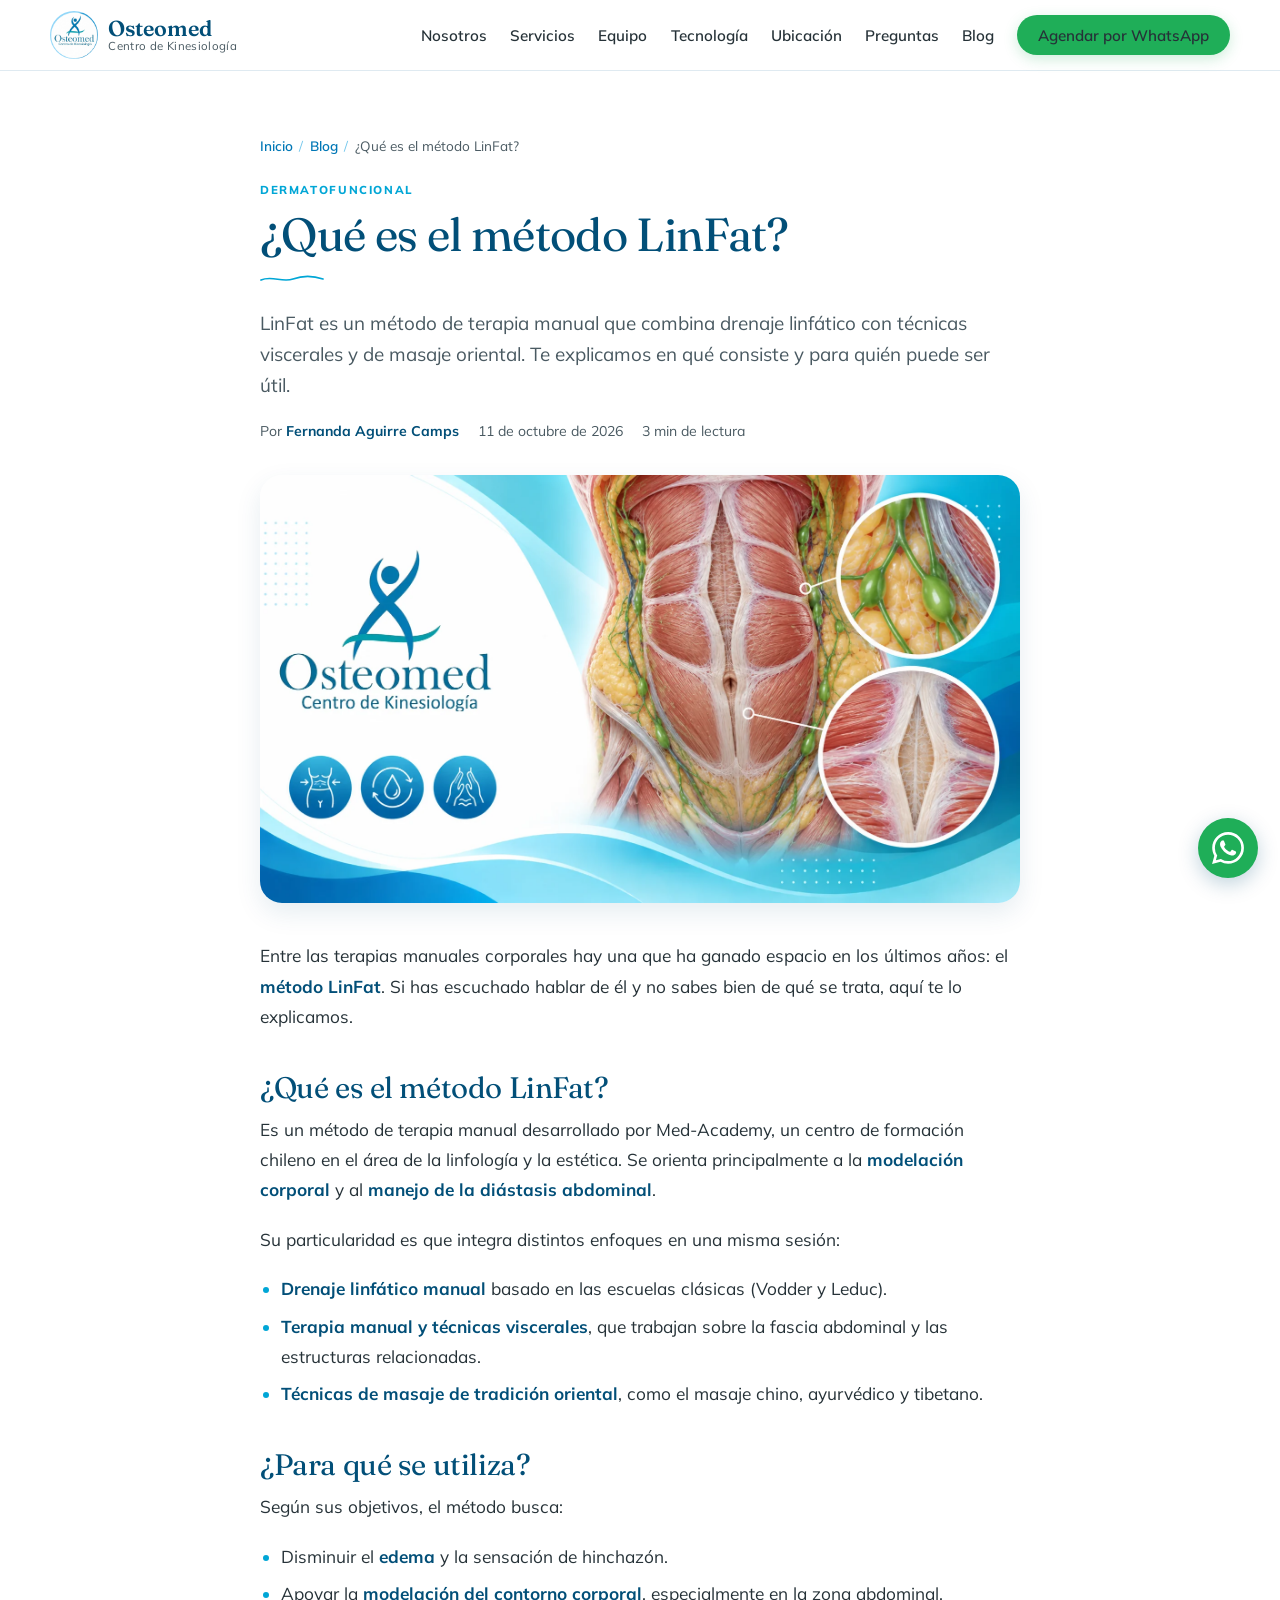
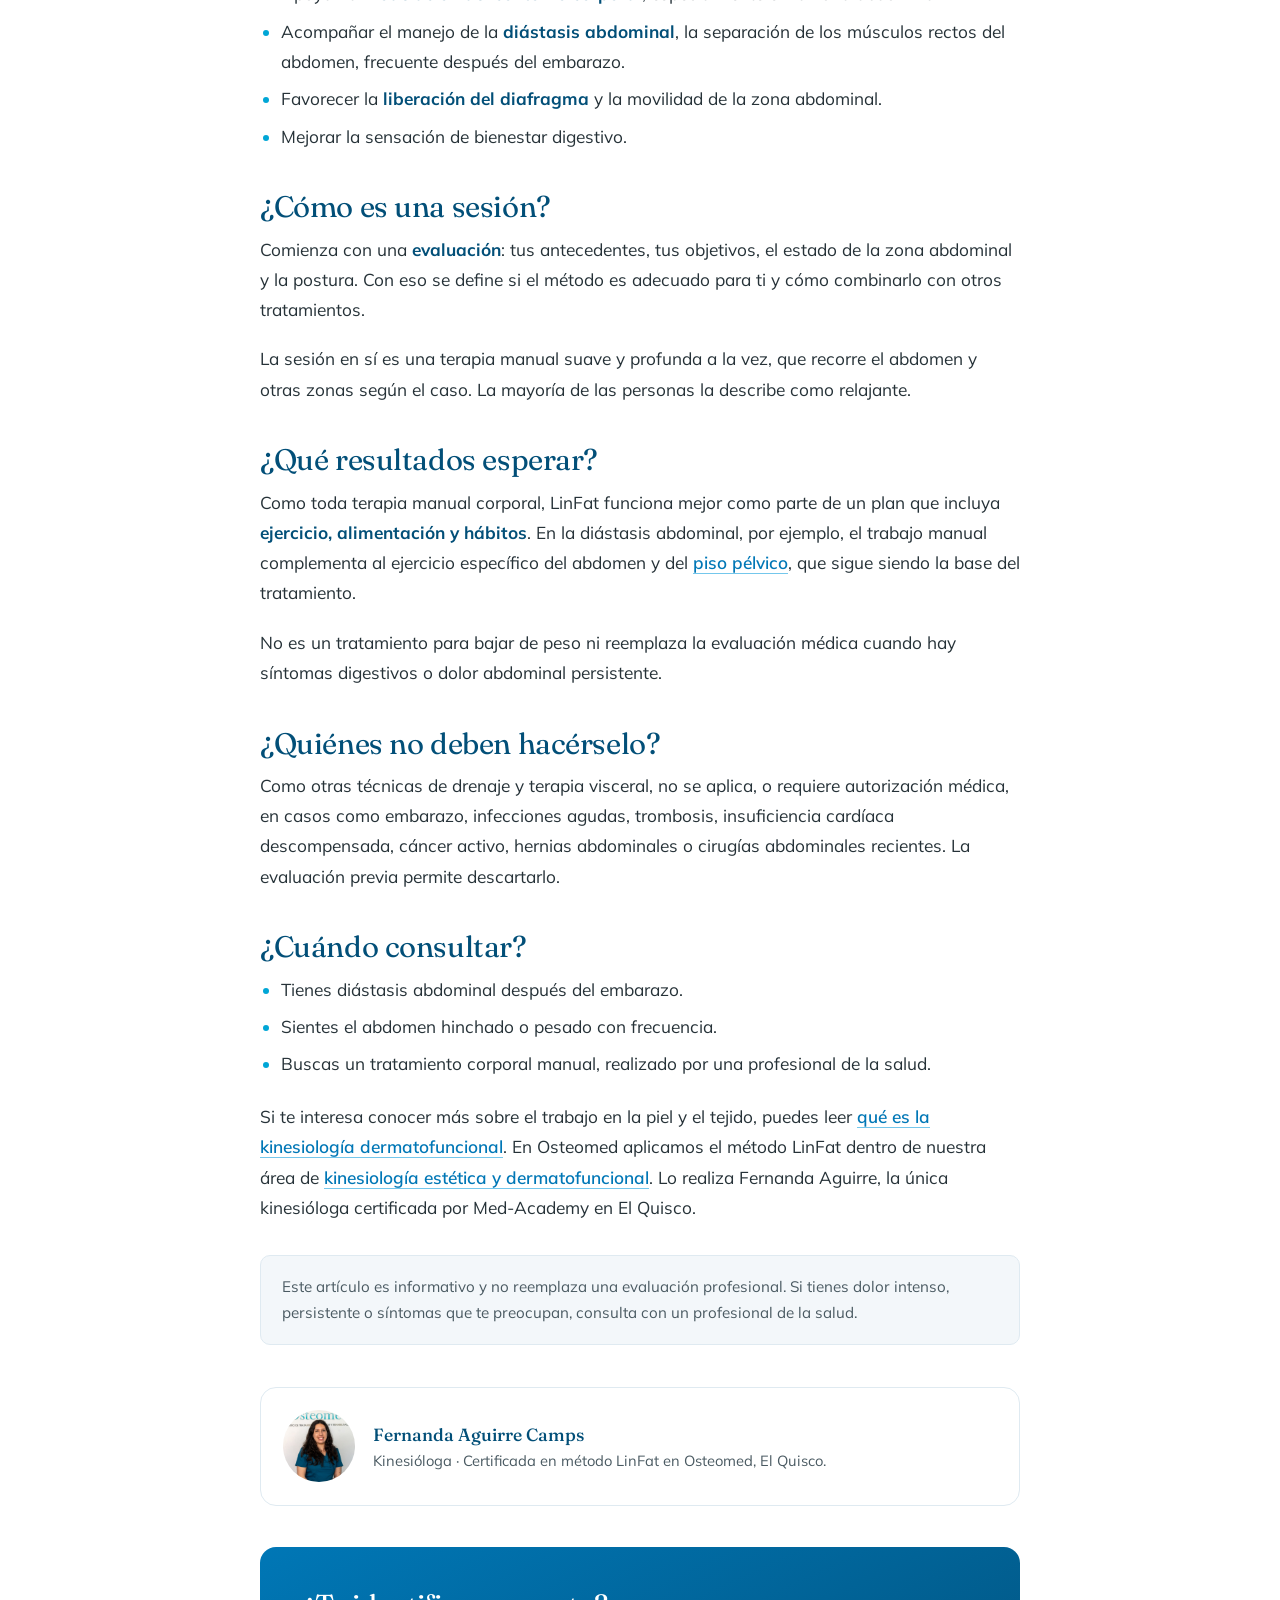
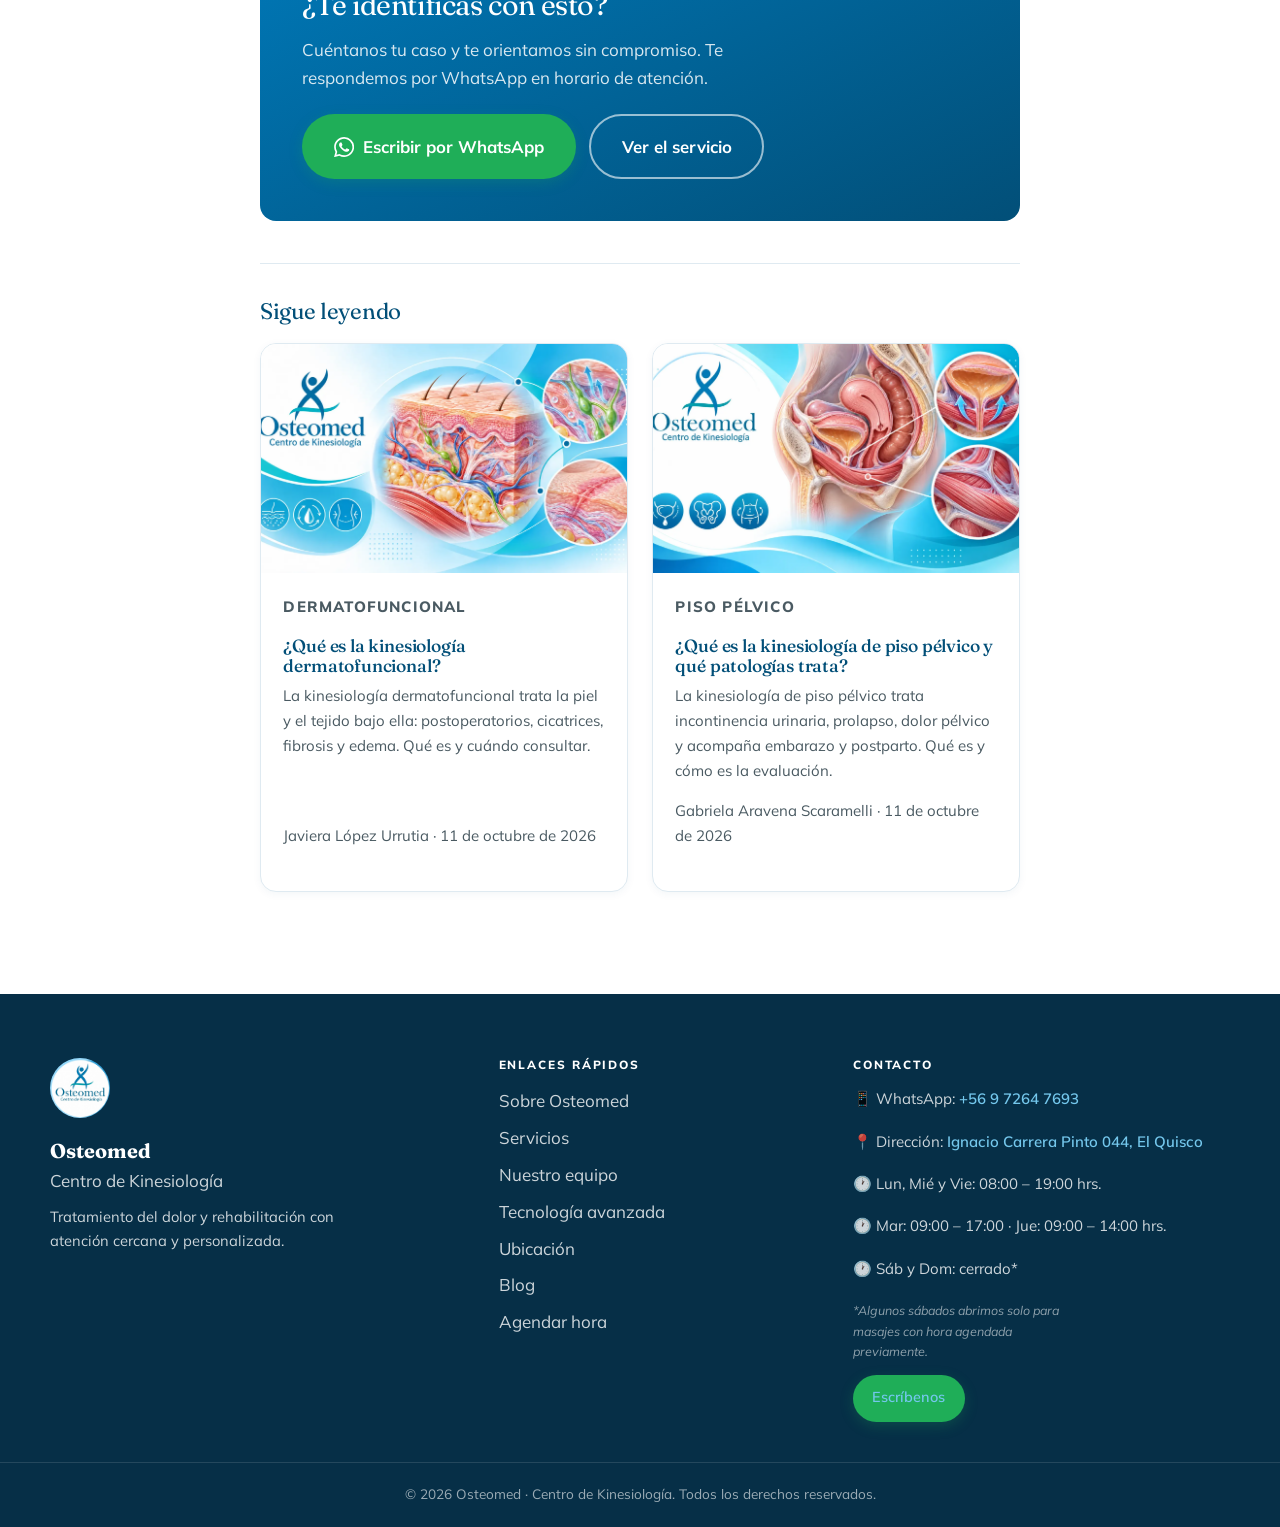
<file: blog/que-es-el-metodo-linfat/index.html>
<!DOCTYPE html>
<html lang="es-CL">
<head>
  <meta charset="UTF-8">
  <meta name="viewport" content="width=device-width, initial-scale=1.0">

  <title>Método LinFat: qué es y para qué sirve | Osteomed El Quisco</title>
  <meta name="description" content="El método LinFat combina drenaje linfático, terapia manual y técnicas viscerales para modelación corporal y diástasis abdominal. Qué es y qué esperar.">
  <meta name="author" content="Fernanda Aguirre Camps · Osteomed">
  <meta name="robots" content="index, follow, max-image-preview:large">
  <link rel="canonical" href="https://kinesiologiaosteomed.cl/blog/que-es-el-metodo-linfat/">

  <meta name="geo.region" content="CL-VS">
  <meta name="geo.placename" content="El Quisco, Valparaíso">

  <!-- Open Graph: así se ve al compartir por WhatsApp, Facebook, etc. -->
  <meta property="og:type" content="article">
  <meta property="og:locale" content="es_CL">
  <meta property="og:site_name" content="Osteomed · Centro de Kinesiología">
  <meta property="og:title" content="¿Qué es el método LinFat?">
  <meta property="og:description" content="El método LinFat combina drenaje linfático, terapia manual y técnicas viscerales para modelación corporal y diástasis abdominal. Qué es y qué esperar.">
  <meta property="og:url" content="https://kinesiologiaosteomed.cl/blog/que-es-el-metodo-linfat/">
  <meta property="og:image" content="https://kinesiologiaosteomed.cl/assets/blog/que-es-el-metodo-linfat.webp">
  <meta property="article:published_time" content="2026-10-11">
  <meta property="article:section" content="Dermatofuncional">
  <meta name="twitter:card" content="summary_large_image">

  <link rel="icon" type="image/png" href="/assets/logo.png">

  <link rel="preconnect" href="https://fonts.googleapis.com">
  <link rel="preconnect" href="https://fonts.gstatic.com" crossorigin>
  <!-- Usar el mismo <link> de Google Fonts que tiene index.html -->
  <link href="https://fonts.googleapis.com/css2?family=Fraunces:ital,opsz,wght@0,9..144,400;0,9..144,500;0,9..144,600;1,9..144,400;1,9..144,500&family=Mulish:wght@400;500;600;700;800&display=swap" rel="stylesheet">
  <link rel="stylesheet" href="/styles.css">

  <script type="application/ld+json">
  {
    "@context": "https://schema.org",
    "@graph": [
      {
        "@type": "BlogPosting",
        "headline": "¿Qué es el método LinFat?",
        "description": "El método LinFat combina drenaje linfático, terapia manual y técnicas viscerales para modelación corporal y diástasis abdominal. Qué es y qué esperar.",
        "image": "https://kinesiologiaosteomed.cl/assets/blog/que-es-el-metodo-linfat.webp",
        "datePublished": "2026-10-11",
        "dateModified": "2026-10-11",
        "inLanguage": "es-CL",
        "articleSection": "Dermatofuncional",
        "mainEntityOfPage": "https://kinesiologiaosteomed.cl/blog/que-es-el-metodo-linfat/",
        "author": {
          "@type": "Person",
          "name": "Fernanda Aguirre Camps",
          "jobTitle": "Kinesióloga · Certificada en método LinFat",
          "url": "https://kinesiologiaosteomed.cl/#equipo"
        },
        "publisher": {
          "@type": "MedicalClinic",
          "name": "Osteomed · Centro de Kinesiología",
          "url": "https://kinesiologiaosteomed.cl/",
          "logo": { "@type": "ImageObject", "url": "https://kinesiologiaosteomed.cl/assets/logo.png" },
          "telephone": "+56972647693",
          "address": {
            "@type": "PostalAddress",
            "streetAddress": "Ignacio Carrera Pinto 044",
            "addressLocality": "El Quisco",
            "addressRegion": "Valparaíso",
            "addressCountry": "CL"
          }
        }
      },
      {
        "@type": "BreadcrumbList",
        "itemListElement": [
          { "@type": "ListItem", "position": 1, "name": "Inicio", "item": "https://kinesiologiaosteomed.cl/" },
          { "@type": "ListItem", "position": 2, "name": "Blog", "item": "https://kinesiologiaosteomed.cl/blog/" },
          { "@type": "ListItem", "position": 3, "name": "¿Qué es el método LinFat?" }
        ]
      }
    ]
  }
  </script>
</head>
<body>

  <!-- ===================== HEADER (igual al sitio, con rutas absolutas) ===================== -->
  <header class="site-header">
    <div class="container header-inner">
      <a href="/" class="brand" aria-label="Osteomed, ir al inicio">
        <img src="/assets/logo.png" alt="Logo Osteomed Centro de Kinesiología" class="brand-logo" width="48" height="48">
        <span class="brand-text"><strong>Osteomed</strong><small>Centro de Kinesiología</small></span>
      </a>
      <nav class="main-nav" id="mainNav" aria-label="Navegación principal">
        <a href="/#sobre">Nosotros</a>
        <a href="/#servicios">Servicios</a>
        <a href="/#equipo">Equipo</a>
        <a href="/#tecnologia">Tecnología</a>
        <a href="/#ubicacion">Ubicación</a>
        <a href="/#faq">Preguntas</a>
        <a href="/blog/" aria-current="page">Blog</a>
        <a href="/#agendar" class="btn btn-wa nav-cta">Agendar por WhatsApp</a>
      </nav>
      <button class="nav-toggle" id="navToggle" aria-label="Abrir menú" aria-expanded="false" aria-controls="mainNav">
        <span></span><span></span><span></span>
      </button>
    </div>
  </header>

  <main>
    <article class="post">
      <div class="post-wrap">

        <nav class="breadcrumbs" aria-label="Ruta de navegación">
          <ol>
            <li><a href="/">Inicio</a></li>
            <li><a href="/blog/">Blog</a></li>
            <li aria-current="page">¿Qué es el método LinFat?</li>
          </ol>
        </nav>

        <header class="post-header">
          <p class="post-cat">Dermatofuncional</p>
          <h1>¿Qué es el método LinFat?</h1>
          <p class="post-lead">LinFat es un método de terapia manual que combina drenaje linfático con técnicas viscerales y de masaje oriental. Te explicamos en qué consiste y para quién puede ser útil.</p>
          <div class="post-meta">
            <span>Por <strong>Fernanda Aguirre Camps</strong></span>
            <span><time datetime="2026-10-11">11 de octubre de 2026</time></span>
            <span>3 min de lectura</span>
          </div>
        </header>

        <figure class="post-figure">
          <img src="/assets/blog/que-es-el-metodo-linfat.webp" alt="Ilustración del abdomen y el sistema linfático tratados con el método Linfat, kinesiología dermatofuncional en Osteomed" width="1672" height="941">
        </figure>

        <!-- ===================== CUERPO DEL ARTÍCULO =====================
             Un solo H1 (arriba). Aquí solo H2 y H3.
             Enlazar al menos una vez a un servicio de la home y,
             cuando existan, a otros artículos del blog.
        -->
        <div class="post-body">
<p>Entre las terapias manuales corporales hay una que ha ganado espacio en los últimos años: el <strong>método LinFat</strong>. Si has escuchado hablar de él y no sabes bien de qué se trata, aquí te lo explicamos.</p>

<h2>¿Qué es el método LinFat?</h2>
<p>Es un método de terapia manual desarrollado por Med-Academy, un centro de formación chileno en el área de la linfología y la estética. Se orienta principalmente a la <strong>modelación corporal</strong> y al <strong>manejo de la diástasis abdominal</strong>.</p>
<p>Su particularidad es que integra distintos enfoques en una misma sesión:</p>
<ul>
  <li><strong>Drenaje linfático manual</strong> basado en las escuelas clásicas (Vodder y Leduc).</li>
  <li><strong>Terapia manual y técnicas viscerales</strong>, que trabajan sobre la fascia abdominal y las estructuras relacionadas.</li>
  <li><strong>Técnicas de masaje de tradición oriental</strong>, como el masaje chino, ayurvédico y tibetano.</li>
</ul>

<h2>¿Para qué se utiliza?</h2>
<p>Según sus objetivos, el método busca:</p>
<ul>
  <li>Disminuir el <strong>edema</strong> y la sensación de hinchazón.</li>
  <li>Apoyar la <strong>modelación del contorno corporal</strong>, especialmente en la zona abdominal.</li>
  <li>Acompañar el manejo de la <strong>diástasis abdominal</strong>, la separación de los músculos rectos del abdomen, frecuente después del embarazo.</li>
  <li>Favorecer la <strong>liberación del diafragma</strong> y la movilidad de la zona abdominal.</li>
  <li>Mejorar la sensación de bienestar digestivo.</li>
</ul>

<h2>¿Cómo es una sesión?</h2>
<p>Comienza con una <strong>evaluación</strong>: tus antecedentes, tus objetivos, el estado de la zona abdominal y la postura. Con eso se define si el método es adecuado para ti y cómo combinarlo con otros tratamientos.</p>
<p>La sesión en sí es una terapia manual suave y profunda a la vez, que recorre el abdomen y otras zonas según el caso. La mayoría de las personas la describe como relajante.</p>

<h2>¿Qué resultados esperar?</h2>
<p>Como toda terapia manual corporal, LinFat funciona mejor como parte de un plan que incluya <strong>ejercicio, alimentación y hábitos</strong>. En la diástasis abdominal, por ejemplo, el trabajo manual complementa al ejercicio específico del abdomen y del <a href="/blog/kinesiologia-de-piso-pelvico/">piso pélvico</a>, que sigue siendo la base del tratamiento.</p>
<p>No es un tratamiento para bajar de peso ni reemplaza la evaluación médica cuando hay síntomas digestivos o dolor abdominal persistente.</p>

<h2>¿Quiénes no deben hacérselo?</h2>
<p>Como otras técnicas de drenaje y terapia visceral, no se aplica, o requiere autorización médica, en casos como embarazo, infecciones agudas, trombosis, insuficiencia cardíaca descompensada, cáncer activo, hernias abdominales o cirugías abdominales recientes. La evaluación previa permite descartarlo.</p>

<h2>¿Cuándo consultar?</h2>
<ul>
  <li>Tienes diástasis abdominal después del embarazo.</li>
  <li>Sientes el abdomen hinchado o pesado con frecuencia.</li>
  <li>Buscas un tratamiento corporal manual, realizado por una profesional de la salud.</li>
</ul>
<p>Si te interesa conocer más sobre el trabajo en la piel y el tejido, puedes leer <a href="/blog/que-es-la-kinesiologia-dermatofuncional/">qué es la kinesiología dermatofuncional</a>. En Osteomed aplicamos el método LinFat dentro de nuestra área de <a href="/#servicios">kinesiología estética y dermatofuncional</a>. Lo realiza Fernanda Aguirre, la única kinesióloga certificada por Med-Academy en El Quisco.</p>
<p class="post-note">Este artículo es informativo y no reemplaza una evaluación profesional. Si tienes dolor intenso, persistente o síntomas que te preocupan, consulta con un profesional de la salud.</p>

        </div>

        <!-- Autora -->
        <aside class="post-author" aria-label="Sobre la autora">
          <img src="/assets/team-fernanda.jpg" alt="Fernanda Aguirre Camps" width="72" height="72" loading="lazy">
          <p><strong>Fernanda Aguirre Camps</strong>Kinesióloga · Certificada en método LinFat en Osteomed, El Quisco.</p>
        </aside>

        <!-- CTA -->
        <section class="post-cta" aria-labelledby="cta-title">
          <h2 id="cta-title">¿Te identificas con esto?</h2>
          <p>Cuéntanos tu caso y te orientamos sin compromiso. Te respondemos por WhatsApp en horario de atención.</p>
          <div class="post-cta-actions">
            <a href="/#agendar" class="btn btn-wa btn-lg" data-wa-msg="Hola 👋, leí el artículo sobre el método LinFat y quisiera saber más.">
              <svg class="wa-icon" viewBox="0 0 24 24" aria-hidden="true"><path d="M17.47 14.38c-.3-.15-1.76-.87-2.03-.97-.27-.1-.47-.15-.67.15-.2.3-.77.97-.94 1.16-.17.2-.35.22-.64.07-.3-.15-1.26-.46-2.39-1.47-.88-.79-1.48-1.76-1.65-2.06-.17-.3-.02-.46.13-.6.13-.14.3-.35.45-.52.15-.18.2-.3.3-.5.1-.2.05-.37-.03-.52-.07-.15-.67-1.61-.92-2.2-.24-.58-.49-.5-.67-.51h-.57c-.2 0-.52.07-.79.37-.27.3-1.04 1.02-1.04 2.48s1.07 2.88 1.21 3.07c.15.2 2.1 3.2 5.08 4.49.71.3 1.26.49 1.7.63.71.22 1.36.19 1.87.12.57-.09 1.76-.72 2-1.42.25-.7.25-1.29.18-1.41-.08-.13-.27-.2-.57-.35m-5.42 7.4h-.01a9.87 9.87 0 0 1-5.03-1.38l-.36-.21-3.74.98 1-3.65-.24-.37a9.86 9.86 0 0 1-1.51-5.26c0-5.45 4.44-9.88 9.89-9.88 2.64 0 5.12 1.03 6.99 2.9a9.83 9.83 0 0 1 2.89 6.99c0 5.45-4.44 9.88-9.88 9.88m8.41-18.3A11.82 11.82 0 0 0 12.05 0C5.5 0 .16 5.34.16 11.89c0 2.1.55 4.14 1.59 5.95L.06 24l6.3-1.65a11.88 11.88 0 0 0 5.69 1.45h.01c6.55 0 11.89-5.34 11.89-11.89a11.82 11.82 0 0 0-3.48-8.41z"/></svg>
              Escribir por WhatsApp
            </a>
            <a href="/#servicios" class="btn btn-ghost btn-lg">Ver el servicio</a>
          </div>
        </section>

        <section class="post-related" aria-labelledby="rel-title">
          <h2 id="rel-title">Sigue leyendo</h2>
          <div class="post-grid">
          <article class="post-card">
            <a href="/blog/que-es-la-kinesiologia-dermatofuncional/" class="post-card-img" tabindex="-1" aria-hidden="true">
              <img src="/assets/blog/que-es-la-kinesiologia-dermatofuncional.webp" alt="" width="1672" height="941" loading="lazy">
            </a>
            <div class="post-card-body">
              <p class="post-cat">Dermatofuncional</p>
              <h3><a href="/blog/que-es-la-kinesiologia-dermatofuncional/">¿Qué es la kinesiología dermatofuncional?</a></h3>
              <p>La kinesiología dermatofuncional trata la piel y el tejido bajo ella: postoperatorios, cicatrices, fibrosis y edema. Qué es y cuándo consultar.</p>
              <p class="post-card-meta">Javiera López Urrutia · <time datetime="2026-10-11">11 de octubre de 2026</time></p>
            </div>
          </article>
          <article class="post-card">
            <a href="/blog/kinesiologia-de-piso-pelvico/" class="post-card-img" tabindex="-1" aria-hidden="true">
              <img src="/assets/blog/kinesiologia-de-piso-pelvico.webp" alt="" width="1672" height="941" loading="lazy">
            </a>
            <div class="post-card-body">
              <p class="post-cat">Piso pélvico</p>
              <h3><a href="/blog/kinesiologia-de-piso-pelvico/">¿Qué es la kinesiología de piso pélvico y qué patologías trata?</a></h3>
              <p>La kinesiología de piso pélvico trata incontinencia urinaria, prolapso, dolor pélvico y acompaña embarazo y postparto. Qué es y cómo es la evaluación.</p>
              <p class="post-card-meta">Gabriela Aravena Scaramelli · <time datetime="2026-10-11">11 de octubre de 2026</time></p>
            </div>
          </article>
          </div>
        </section>

      </div>
    </article>
  </main>

  <!-- ===================== FOOTER ===================== -->
  <footer class="site-footer">
    <div class="container footer-grid">
      <div class="footer-brand">
        <img src="/assets/logo.png" alt="Logo Osteomed" class="footer-logo" width="60" height="60" loading="lazy">
        <strong>Osteomed</strong><br>Centro de Kinesiología
        <p class="footer-tag">Tratamiento del dolor y rehabilitación con atención cercana y personalizada.</p>
      </div>
      <div class="footer-col">
        <h3>Enlaces rápidos</h3>
        <ul>
          <li><a href="/#sobre">Sobre Osteomed</a></li>
          <li><a href="/#servicios">Servicios</a></li>
          <li><a href="/#equipo">Nuestro equipo</a></li>
          <li><a href="/#tecnologia">Tecnología avanzada</a></li>
          <li><a href="/#ubicacion">Ubicación</a></li>
          <li><a href="/blog/">Blog</a></li>
          <li><a href="/#agendar">Agendar hora</a></li>
        </ul>
      </div>
      <div class="footer-col footer-contact">
        <h3>Contacto</h3>
        <ul>
          <li>📱 WhatsApp: <a href="#" id="footerWa">+56 9 7264 7693</a></li>
          <li>📍 Dirección: <a href="https://maps.app.goo.gl/KKimd9kYUYvbPtDLA" target="_blank" rel="noopener">Ignacio Carrera Pinto 044, El Quisco</a></li>
          <li>🕐 Lun, Mié y Vie: 08:00 – 19:00 hrs.</li>
          <li>🕐 Mar: 09:00 – 17:00 · Jue: 09:00 – 14:00 hrs.</li>
          <li>🕐 Sáb y Dom: cerrado*</li>
        </ul>
        <p class="footer-hours-note">*Algunos sábados abrimos solo para masajes con hora agendada previamente.</p>
        <a href="/#agendar" class="btn btn-wa btn-sm">Escríbenos</a>
      </div>
    </div>
    <div class="footer-bottom">
      <div class="container">
        <p>© <span id="year"></span> Osteomed · Centro de Kinesiología. Todos los derechos reservados.</p>
      </div>
    </div>
  </footer>

  <a href="#" class="wa-float" id="waFloat" aria-label="Escribir por WhatsApp">
    <svg viewBox="0 0 24 24" aria-hidden="true"><path d="M17.47 14.38c-.3-.15-1.76-.87-2.03-.97-.27-.1-.47-.15-.67.15-.2.3-.77.97-.94 1.16-.17.2-.35.22-.64.07-.3-.15-1.26-.46-2.39-1.47-.88-.79-1.48-1.76-1.65-2.06-.17-.3-.02-.46.13-.6.13-.14.3-.35.45-.52.15-.18.2-.3.3-.5.1-.2.05-.37-.03-.52-.07-.15-.67-1.61-.92-2.2-.24-.58-.49-.5-.67-.51h-.57c-.2 0-.52.07-.79.37-.27.3-1.04 1.02-1.04 2.48s1.07 2.88 1.21 3.07c.15.2 2.1 3.2 5.08 4.49.71.3 1.26.49 1.7.63.71.22 1.36.19 1.87.12.57-.09 1.76-.72 2-1.42.25-.7.25-1.29.18-1.41-.08-.13-.27-.2-.57-.35m-5.42 7.4h-.01a9.87 9.87 0 0 1-5.03-1.38l-.36-.21-3.74.98 1-3.65-.24-.37a9.86 9.86 0 0 1-1.51-5.26c0-5.45 4.44-9.88 9.89-9.88 2.64 0 5.12 1.03 6.99 2.9a9.83 9.83 0 0 1 2.89 6.99c0 5.45-4.44 9.88-9.88 9.88m8.41-18.3A11.82 11.82 0 0 0 12.05 0C5.5 0 .16 5.34.16 11.89c0 2.1.55 4.14 1.59 5.95L.06 24l6.3-1.65a11.88 11.88 0 0 0 5.69 1.45h.01c6.55 0 11.89-5.34 11.89-11.89a11.82 11.82 0 0 0-3.48-8.41z"/></svg>
  </a>

  <script src="/script.js"></script>
</body>
</html>
</file>
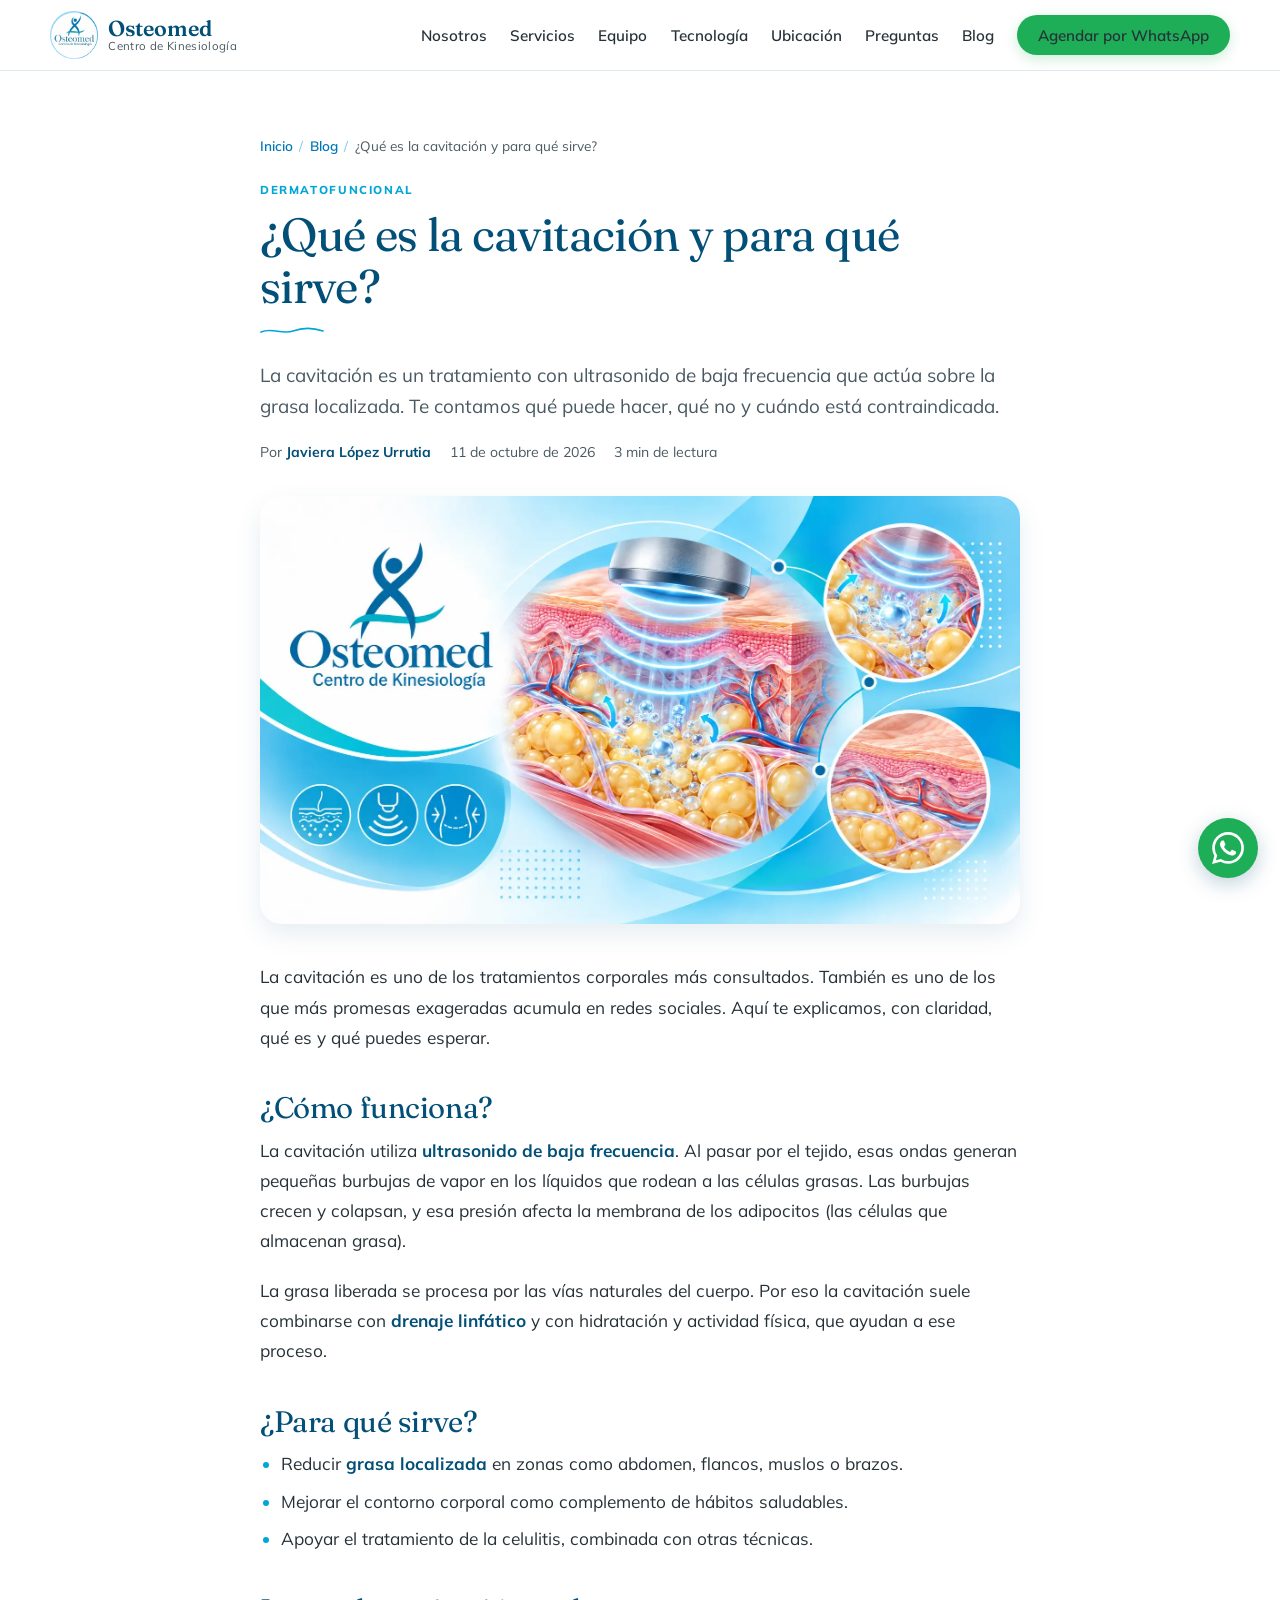
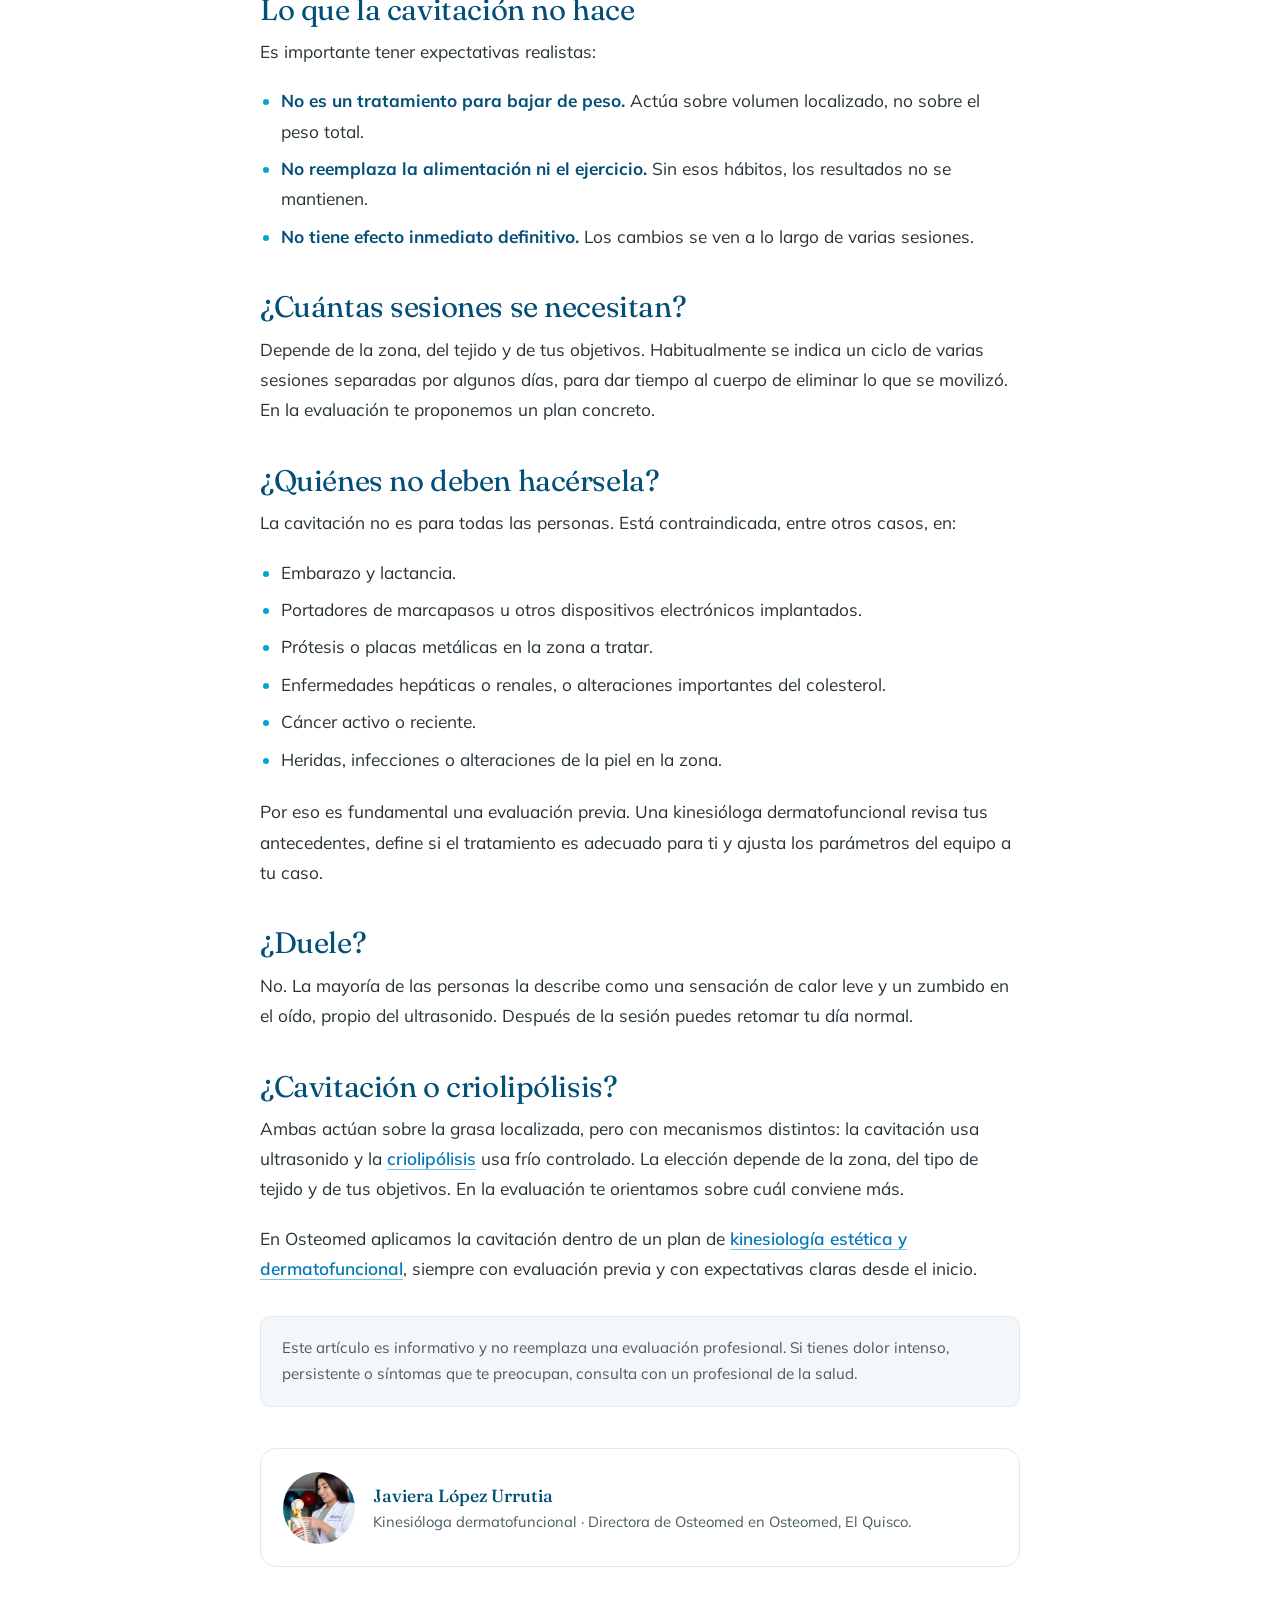
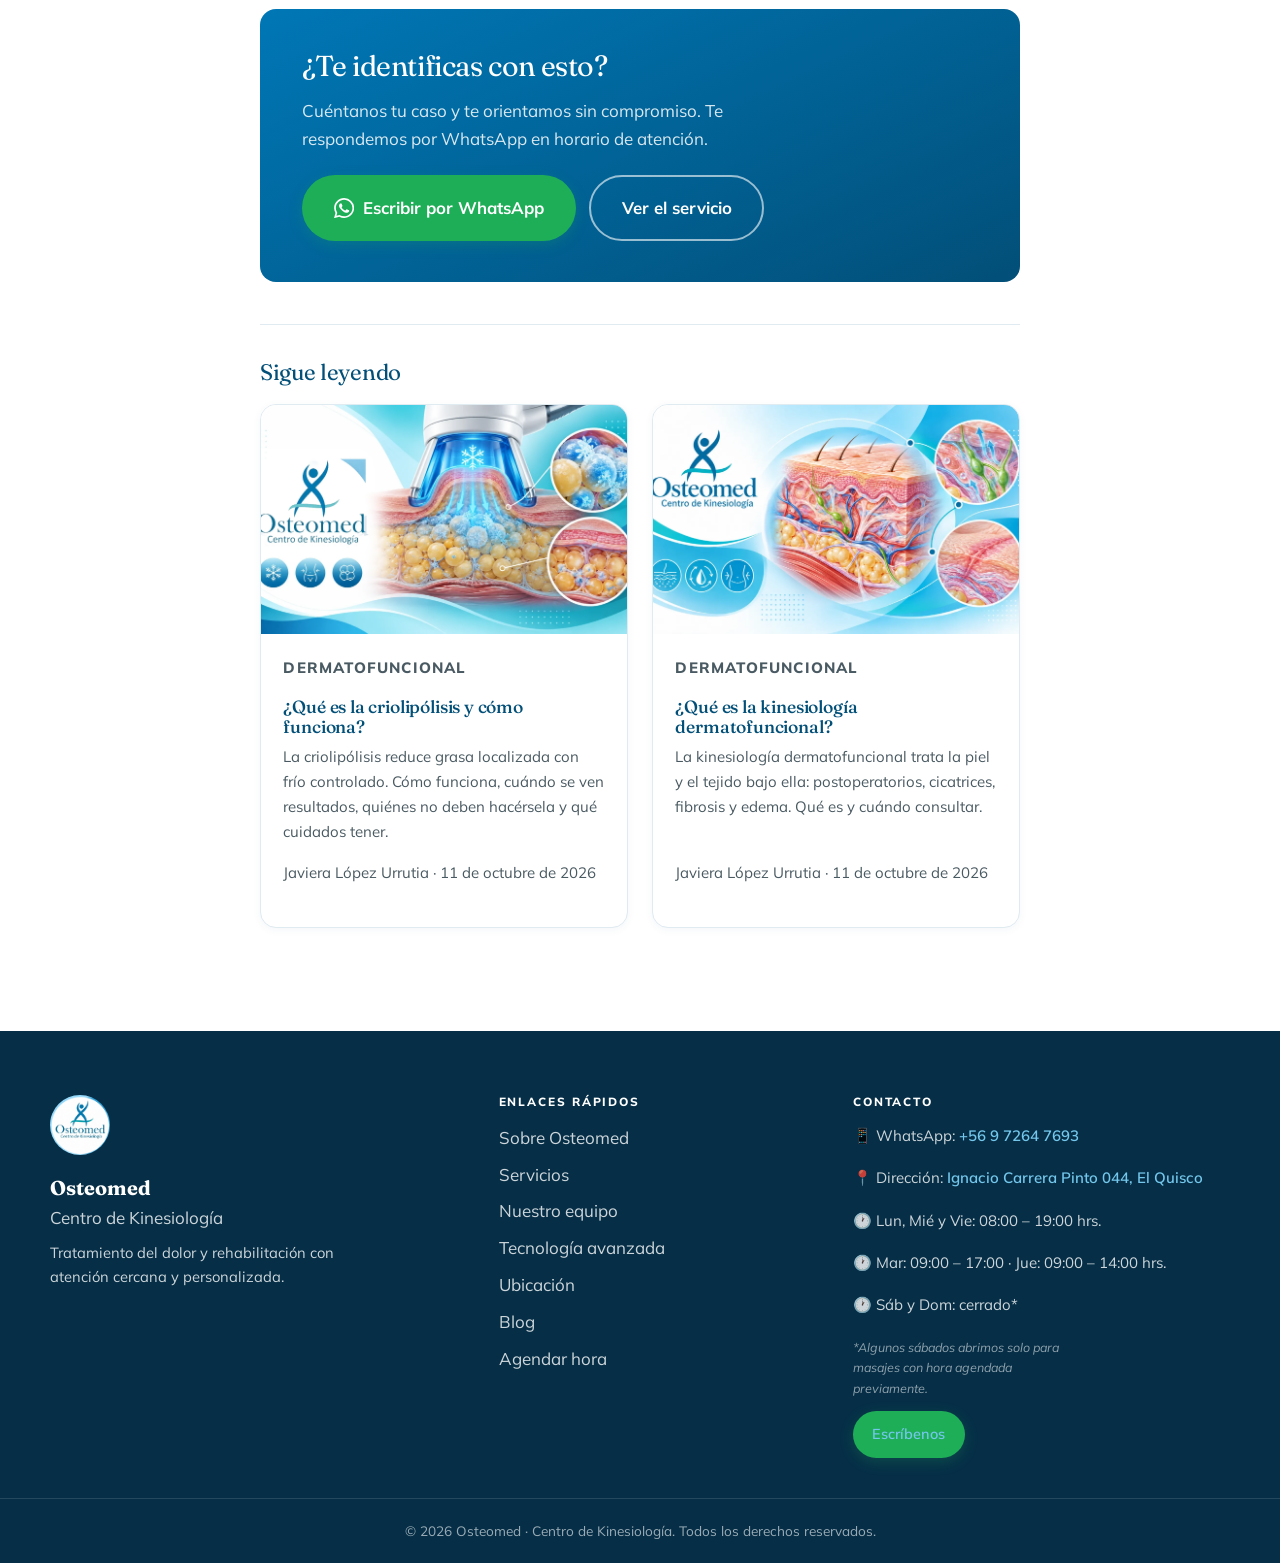
<file: blog/que-es-la-cavitacion/index.html>
<!DOCTYPE html>
<html lang="es-CL">
<head>
  <meta charset="UTF-8">
  <meta name="viewport" content="width=device-width, initial-scale=1.0">

  <title>Cavitación: qué es, para qué sirve y cuidados | Osteomed</title>
  <meta name="description" content="Cómo funciona la cavitación por ultrasonido, qué resultados esperar, quiénes no deben hacérsela y por qué conviene que la aplique una kinesióloga.">
  <meta name="author" content="Javiera López Urrutia · Osteomed">
  <meta name="robots" content="index, follow, max-image-preview:large">
  <link rel="canonical" href="https://kinesiologiaosteomed.cl/blog/que-es-la-cavitacion/">

  <meta name="geo.region" content="CL-VS">
  <meta name="geo.placename" content="El Quisco, Valparaíso">

  <!-- Open Graph: así se ve al compartir por WhatsApp, Facebook, etc. -->
  <meta property="og:type" content="article">
  <meta property="og:locale" content="es_CL">
  <meta property="og:site_name" content="Osteomed · Centro de Kinesiología">
  <meta property="og:title" content="¿Qué es la cavitación y para qué sirve?">
  <meta property="og:description" content="Cómo funciona la cavitación por ultrasonido, qué resultados esperar, quiénes no deben hacérsela y por qué conviene que la aplique una kinesióloga.">
  <meta property="og:url" content="https://kinesiologiaosteomed.cl/blog/que-es-la-cavitacion/">
  <meta property="og:image" content="https://kinesiologiaosteomed.cl/assets/blog/que-es-la-cavitacion.webp">
  <meta property="article:published_time" content="2026-10-11">
  <meta property="article:section" content="Dermatofuncional">
  <meta name="twitter:card" content="summary_large_image">

  <link rel="icon" type="image/png" href="/assets/logo.png">

  <link rel="preconnect" href="https://fonts.googleapis.com">
  <link rel="preconnect" href="https://fonts.gstatic.com" crossorigin>
  <!-- Usar el mismo <link> de Google Fonts que tiene index.html -->
  <link href="https://fonts.googleapis.com/css2?family=Fraunces:ital,opsz,wght@0,9..144,400;0,9..144,500;0,9..144,600;1,9..144,400;1,9..144,500&family=Mulish:wght@400;500;600;700;800&display=swap" rel="stylesheet">
  <link rel="stylesheet" href="/styles.css">

  <script type="application/ld+json">
  {
    "@context": "https://schema.org",
    "@graph": [
      {
        "@type": "BlogPosting",
        "headline": "¿Qué es la cavitación y para qué sirve?",
        "description": "Cómo funciona la cavitación por ultrasonido, qué resultados esperar, quiénes no deben hacérsela y por qué conviene que la aplique una kinesióloga.",
        "image": "https://kinesiologiaosteomed.cl/assets/blog/que-es-la-cavitacion.webp",
        "datePublished": "2026-10-11",
        "dateModified": "2026-10-11",
        "inLanguage": "es-CL",
        "articleSection": "Dermatofuncional",
        "mainEntityOfPage": "https://kinesiologiaosteomed.cl/blog/que-es-la-cavitacion/",
        "author": {
          "@type": "Person",
          "name": "Javiera López Urrutia",
          "jobTitle": "Kinesióloga dermatofuncional · Directora de Osteomed",
          "url": "https://kinesiologiaosteomed.cl/#equipo"
        },
        "publisher": {
          "@type": "MedicalClinic",
          "name": "Osteomed · Centro de Kinesiología",
          "url": "https://kinesiologiaosteomed.cl/",
          "logo": { "@type": "ImageObject", "url": "https://kinesiologiaosteomed.cl/assets/logo.png" },
          "telephone": "+56972647693",
          "address": {
            "@type": "PostalAddress",
            "streetAddress": "Ignacio Carrera Pinto 044",
            "addressLocality": "El Quisco",
            "addressRegion": "Valparaíso",
            "addressCountry": "CL"
          }
        }
      },
      {
        "@type": "BreadcrumbList",
        "itemListElement": [
          { "@type": "ListItem", "position": 1, "name": "Inicio", "item": "https://kinesiologiaosteomed.cl/" },
          { "@type": "ListItem", "position": 2, "name": "Blog", "item": "https://kinesiologiaosteomed.cl/blog/" },
          { "@type": "ListItem", "position": 3, "name": "¿Qué es la cavitación y para qué sirve?" }
        ]
      }
    ]
  }
  </script>
</head>
<body>

  <!-- ===================== HEADER (igual al sitio, con rutas absolutas) ===================== -->
  <header class="site-header">
    <div class="container header-inner">
      <a href="/" class="brand" aria-label="Osteomed, ir al inicio">
        <img src="/assets/logo.png" alt="Logo Osteomed Centro de Kinesiología" class="brand-logo" width="48" height="48">
        <span class="brand-text"><strong>Osteomed</strong><small>Centro de Kinesiología</small></span>
      </a>
      <nav class="main-nav" id="mainNav" aria-label="Navegación principal">
        <a href="/#sobre">Nosotros</a>
        <a href="/#servicios">Servicios</a>
        <a href="/#equipo">Equipo</a>
        <a href="/#tecnologia">Tecnología</a>
        <a href="/#ubicacion">Ubicación</a>
        <a href="/#faq">Preguntas</a>
        <a href="/blog/" aria-current="page">Blog</a>
        <a href="/#agendar" class="btn btn-wa nav-cta">Agendar por WhatsApp</a>
      </nav>
      <button class="nav-toggle" id="navToggle" aria-label="Abrir menú" aria-expanded="false" aria-controls="mainNav">
        <span></span><span></span><span></span>
      </button>
    </div>
  </header>

  <main>
    <article class="post">
      <div class="post-wrap">

        <nav class="breadcrumbs" aria-label="Ruta de navegación">
          <ol>
            <li><a href="/">Inicio</a></li>
            <li><a href="/blog/">Blog</a></li>
            <li aria-current="page">¿Qué es la cavitación y para qué sirve?</li>
          </ol>
        </nav>

        <header class="post-header">
          <p class="post-cat">Dermatofuncional</p>
          <h1>¿Qué es la cavitación y para qué sirve?</h1>
          <p class="post-lead">La cavitación es un tratamiento con ultrasonido de baja frecuencia que actúa sobre la grasa localizada. Te contamos qué puede hacer, qué no y cuándo está contraindicada.</p>
          <div class="post-meta">
            <span>Por <strong>Javiera López Urrutia</strong></span>
            <span><time datetime="2026-10-11">11 de octubre de 2026</time></span>
            <span>3 min de lectura</span>
          </div>
        </header>

        <figure class="post-figure">
          <img src="/assets/blog/que-es-la-cavitacion.webp" alt="Ilustración de cavitación por ultrasonido actuando sobre el tejido graso de la piel, tratamiento dermatofuncional en Osteomed" width="1672" height="941">
        </figure>

        <!-- ===================== CUERPO DEL ARTÍCULO =====================
             Un solo H1 (arriba). Aquí solo H2 y H3.
             Enlazar al menos una vez a un servicio de la home y,
             cuando existan, a otros artículos del blog.
        -->
        <div class="post-body">
<p>La cavitación es uno de los tratamientos corporales más consultados. También es uno de los que más promesas exageradas acumula en redes sociales. Aquí te explicamos, con claridad, qué es y qué puedes esperar.</p>

<h2>¿Cómo funciona?</h2>
<p>La cavitación utiliza <strong>ultrasonido de baja frecuencia</strong>. Al pasar por el tejido, esas ondas generan pequeñas burbujas de vapor en los líquidos que rodean a las células grasas. Las burbujas crecen y colapsan, y esa presión afecta la membrana de los adipocitos (las células que almacenan grasa).</p>
<p>La grasa liberada se procesa por las vías naturales del cuerpo. Por eso la cavitación suele combinarse con <strong>drenaje linfático</strong> y con hidratación y actividad física, que ayudan a ese proceso.</p>

<h2>¿Para qué sirve?</h2>
<ul>
  <li>Reducir <strong>grasa localizada</strong> en zonas como abdomen, flancos, muslos o brazos.</li>
  <li>Mejorar el contorno corporal como complemento de hábitos saludables.</li>
  <li>Apoyar el tratamiento de la celulitis, combinada con otras técnicas.</li>
</ul>

<h2>Lo que la cavitación no hace</h2>
<p>Es importante tener expectativas realistas:</p>
<ul>
  <li><strong>No es un tratamiento para bajar de peso.</strong> Actúa sobre volumen localizado, no sobre el peso total.</li>
  <li><strong>No reemplaza la alimentación ni el ejercicio.</strong> Sin esos hábitos, los resultados no se mantienen.</li>
  <li><strong>No tiene efecto inmediato definitivo.</strong> Los cambios se ven a lo largo de varias sesiones.</li>
</ul>

<h2>¿Cuántas sesiones se necesitan?</h2>
<p>Depende de la zona, del tejido y de tus objetivos. Habitualmente se indica un ciclo de varias sesiones separadas por algunos días, para dar tiempo al cuerpo de eliminar lo que se movilizó. En la evaluación te proponemos un plan concreto.</p>

<h2>¿Quiénes no deben hacérsela?</h2>
<p>La cavitación no es para todas las personas. Está contraindicada, entre otros casos, en:</p>
<ul>
  <li>Embarazo y lactancia.</li>
  <li>Portadores de marcapasos u otros dispositivos electrónicos implantados.</li>
  <li>Prótesis o placas metálicas en la zona a tratar.</li>
  <li>Enfermedades hepáticas o renales, o alteraciones importantes del colesterol.</li>
  <li>Cáncer activo o reciente.</li>
  <li>Heridas, infecciones o alteraciones de la piel en la zona.</li>
</ul>
<p>Por eso es fundamental una evaluación previa. Una kinesióloga dermatofuncional revisa tus antecedentes, define si el tratamiento es adecuado para ti y ajusta los parámetros del equipo a tu caso.</p>

<h2>¿Duele?</h2>
<p>No. La mayoría de las personas la describe como una sensación de calor leve y un zumbido en el oído, propio del ultrasonido. Después de la sesión puedes retomar tu día normal.</p>

<h2>¿Cavitación o criolipólisis?</h2>
<p>Ambas actúan sobre la grasa localizada, pero con mecanismos distintos: la cavitación usa ultrasonido y la <a href="/blog/que-es-la-criolipolisis/">criolipólisis</a> usa frío controlado. La elección depende de la zona, del tipo de tejido y de tus objetivos. En la evaluación te orientamos sobre cuál conviene más.</p>

<p>En Osteomed aplicamos la cavitación dentro de un plan de <a href="/#servicios">kinesiología estética y dermatofuncional</a>, siempre con evaluación previa y con expectativas claras desde el inicio.</p>
<p class="post-note">Este artículo es informativo y no reemplaza una evaluación profesional. Si tienes dolor intenso, persistente o síntomas que te preocupan, consulta con un profesional de la salud.</p>

        </div>

        <!-- Autora -->
        <aside class="post-author" aria-label="Sobre la autora">
          <img src="/assets/team-javiera.jpg" alt="Javiera López Urrutia" width="72" height="72" loading="lazy">
          <p><strong>Javiera López Urrutia</strong>Kinesióloga dermatofuncional · Directora de Osteomed en Osteomed, El Quisco.</p>
        </aside>

        <!-- CTA -->
        <section class="post-cta" aria-labelledby="cta-title">
          <h2 id="cta-title">¿Te identificas con esto?</h2>
          <p>Cuéntanos tu caso y te orientamos sin compromiso. Te respondemos por WhatsApp en horario de atención.</p>
          <div class="post-cta-actions">
            <a href="/#agendar" class="btn btn-wa btn-lg" data-wa-msg="Hola 👋, leí el artículo sobre cavitación y quisiera saber si es para mí.">
              <svg class="wa-icon" viewBox="0 0 24 24" aria-hidden="true"><path d="M17.47 14.38c-.3-.15-1.76-.87-2.03-.97-.27-.1-.47-.15-.67.15-.2.3-.77.97-.94 1.16-.17.2-.35.22-.64.07-.3-.15-1.26-.46-2.39-1.47-.88-.79-1.48-1.76-1.65-2.06-.17-.3-.02-.46.13-.6.13-.14.3-.35.45-.52.15-.18.2-.3.3-.5.1-.2.05-.37-.03-.52-.07-.15-.67-1.61-.92-2.2-.24-.58-.49-.5-.67-.51h-.57c-.2 0-.52.07-.79.37-.27.3-1.04 1.02-1.04 2.48s1.07 2.88 1.21 3.07c.15.2 2.1 3.2 5.08 4.49.71.3 1.26.49 1.7.63.71.22 1.36.19 1.87.12.57-.09 1.76-.72 2-1.42.25-.7.25-1.29.18-1.41-.08-.13-.27-.2-.57-.35m-5.42 7.4h-.01a9.87 9.87 0 0 1-5.03-1.38l-.36-.21-3.74.98 1-3.65-.24-.37a9.86 9.86 0 0 1-1.51-5.26c0-5.45 4.44-9.88 9.89-9.88 2.64 0 5.12 1.03 6.99 2.9a9.83 9.83 0 0 1 2.89 6.99c0 5.45-4.44 9.88-9.88 9.88m8.41-18.3A11.82 11.82 0 0 0 12.05 0C5.5 0 .16 5.34.16 11.89c0 2.1.55 4.14 1.59 5.95L.06 24l6.3-1.65a11.88 11.88 0 0 0 5.69 1.45h.01c6.55 0 11.89-5.34 11.89-11.89a11.82 11.82 0 0 0-3.48-8.41z"/></svg>
              Escribir por WhatsApp
            </a>
            <a href="/#servicios" class="btn btn-ghost btn-lg">Ver el servicio</a>
          </div>
        </section>

        <section class="post-related" aria-labelledby="rel-title">
          <h2 id="rel-title">Sigue leyendo</h2>
          <div class="post-grid">
          <article class="post-card">
            <a href="/blog/que-es-la-criolipolisis/" class="post-card-img" tabindex="-1" aria-hidden="true">
              <img src="/assets/blog/que-es-la-criolipolisis.webp" alt="" width="1672" height="941" loading="lazy">
            </a>
            <div class="post-card-body">
              <p class="post-cat">Dermatofuncional</p>
              <h3><a href="/blog/que-es-la-criolipolisis/">¿Qué es la criolipólisis y cómo funciona?</a></h3>
              <p>La criolipólisis reduce grasa localizada con frío controlado. Cómo funciona, cuándo se ven resultados, quiénes no deben hacérsela y qué cuidados tener.</p>
              <p class="post-card-meta">Javiera López Urrutia · <time datetime="2026-10-11">11 de octubre de 2026</time></p>
            </div>
          </article>
          <article class="post-card">
            <a href="/blog/que-es-la-kinesiologia-dermatofuncional/" class="post-card-img" tabindex="-1" aria-hidden="true">
              <img src="/assets/blog/que-es-la-kinesiologia-dermatofuncional.webp" alt="" width="1672" height="941" loading="lazy">
            </a>
            <div class="post-card-body">
              <p class="post-cat">Dermatofuncional</p>
              <h3><a href="/blog/que-es-la-kinesiologia-dermatofuncional/">¿Qué es la kinesiología dermatofuncional?</a></h3>
              <p>La kinesiología dermatofuncional trata la piel y el tejido bajo ella: postoperatorios, cicatrices, fibrosis y edema. Qué es y cuándo consultar.</p>
              <p class="post-card-meta">Javiera López Urrutia · <time datetime="2026-10-11">11 de octubre de 2026</time></p>
            </div>
          </article>
          </div>
        </section>

      </div>
    </article>
  </main>

  <!-- ===================== FOOTER ===================== -->
  <footer class="site-footer">
    <div class="container footer-grid">
      <div class="footer-brand">
        <img src="/assets/logo.png" alt="Logo Osteomed" class="footer-logo" width="60" height="60" loading="lazy">
        <strong>Osteomed</strong><br>Centro de Kinesiología
        <p class="footer-tag">Tratamiento del dolor y rehabilitación con atención cercana y personalizada.</p>
      </div>
      <div class="footer-col">
        <h3>Enlaces rápidos</h3>
        <ul>
          <li><a href="/#sobre">Sobre Osteomed</a></li>
          <li><a href="/#servicios">Servicios</a></li>
          <li><a href="/#equipo">Nuestro equipo</a></li>
          <li><a href="/#tecnologia">Tecnología avanzada</a></li>
          <li><a href="/#ubicacion">Ubicación</a></li>
          <li><a href="/blog/">Blog</a></li>
          <li><a href="/#agendar">Agendar hora</a></li>
        </ul>
      </div>
      <div class="footer-col footer-contact">
        <h3>Contacto</h3>
        <ul>
          <li>📱 WhatsApp: <a href="#" id="footerWa">+56 9 7264 7693</a></li>
          <li>📍 Dirección: <a href="https://maps.app.goo.gl/KKimd9kYUYvbPtDLA" target="_blank" rel="noopener">Ignacio Carrera Pinto 044, El Quisco</a></li>
          <li>🕐 Lun, Mié y Vie: 08:00 – 19:00 hrs.</li>
          <li>🕐 Mar: 09:00 – 17:00 · Jue: 09:00 – 14:00 hrs.</li>
          <li>🕐 Sáb y Dom: cerrado*</li>
        </ul>
        <p class="footer-hours-note">*Algunos sábados abrimos solo para masajes con hora agendada previamente.</p>
        <a href="/#agendar" class="btn btn-wa btn-sm">Escríbenos</a>
      </div>
    </div>
    <div class="footer-bottom">
      <div class="container">
        <p>© <span id="year"></span> Osteomed · Centro de Kinesiología. Todos los derechos reservados.</p>
      </div>
    </div>
  </footer>

  <a href="#" class="wa-float" id="waFloat" aria-label="Escribir por WhatsApp">
    <svg viewBox="0 0 24 24" aria-hidden="true"><path d="M17.47 14.38c-.3-.15-1.76-.87-2.03-.97-.27-.1-.47-.15-.67.15-.2.3-.77.97-.94 1.16-.17.2-.35.22-.64.07-.3-.15-1.26-.46-2.39-1.47-.88-.79-1.48-1.76-1.65-2.06-.17-.3-.02-.46.13-.6.13-.14.3-.35.45-.52.15-.18.2-.3.3-.5.1-.2.05-.37-.03-.52-.07-.15-.67-1.61-.92-2.2-.24-.58-.49-.5-.67-.51h-.57c-.2 0-.52.07-.79.37-.27.3-1.04 1.02-1.04 2.48s1.07 2.88 1.21 3.07c.15.2 2.1 3.2 5.08 4.49.71.3 1.26.49 1.7.63.71.22 1.36.19 1.87.12.57-.09 1.76-.72 2-1.42.25-.7.25-1.29.18-1.41-.08-.13-.27-.2-.57-.35m-5.42 7.4h-.01a9.87 9.87 0 0 1-5.03-1.38l-.36-.21-3.74.98 1-3.65-.24-.37a9.86 9.86 0 0 1-1.51-5.26c0-5.45 4.44-9.88 9.89-9.88 2.64 0 5.12 1.03 6.99 2.9a9.83 9.83 0 0 1 2.89 6.99c0 5.45-4.44 9.88-9.88 9.88m8.41-18.3A11.82 11.82 0 0 0 12.05 0C5.5 0 .16 5.34.16 11.89c0 2.1.55 4.14 1.59 5.95L.06 24l6.3-1.65a11.88 11.88 0 0 0 5.69 1.45h.01c6.55 0 11.89-5.34 11.89-11.89a11.82 11.82 0 0 0-3.48-8.41z"/></svg>
  </a>

  <script src="/script.js"></script>
</body>
</html>
</file>
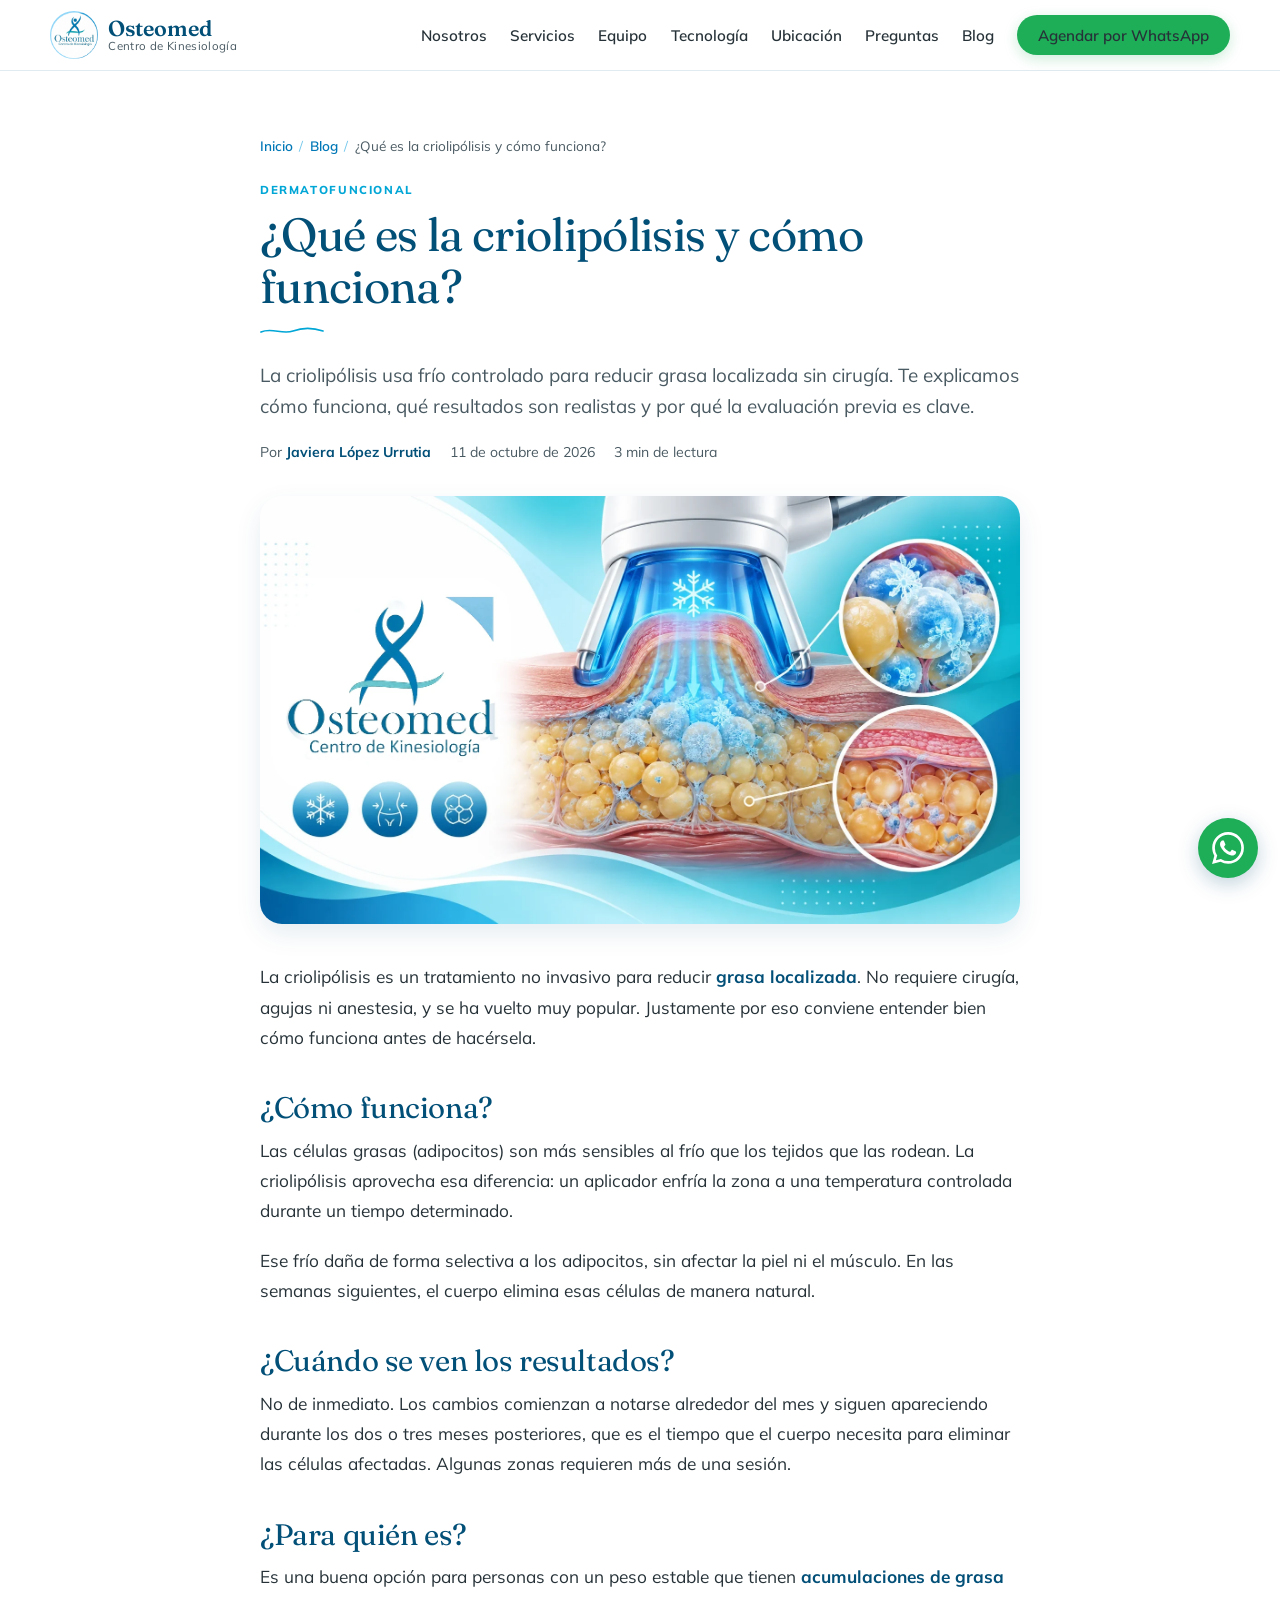
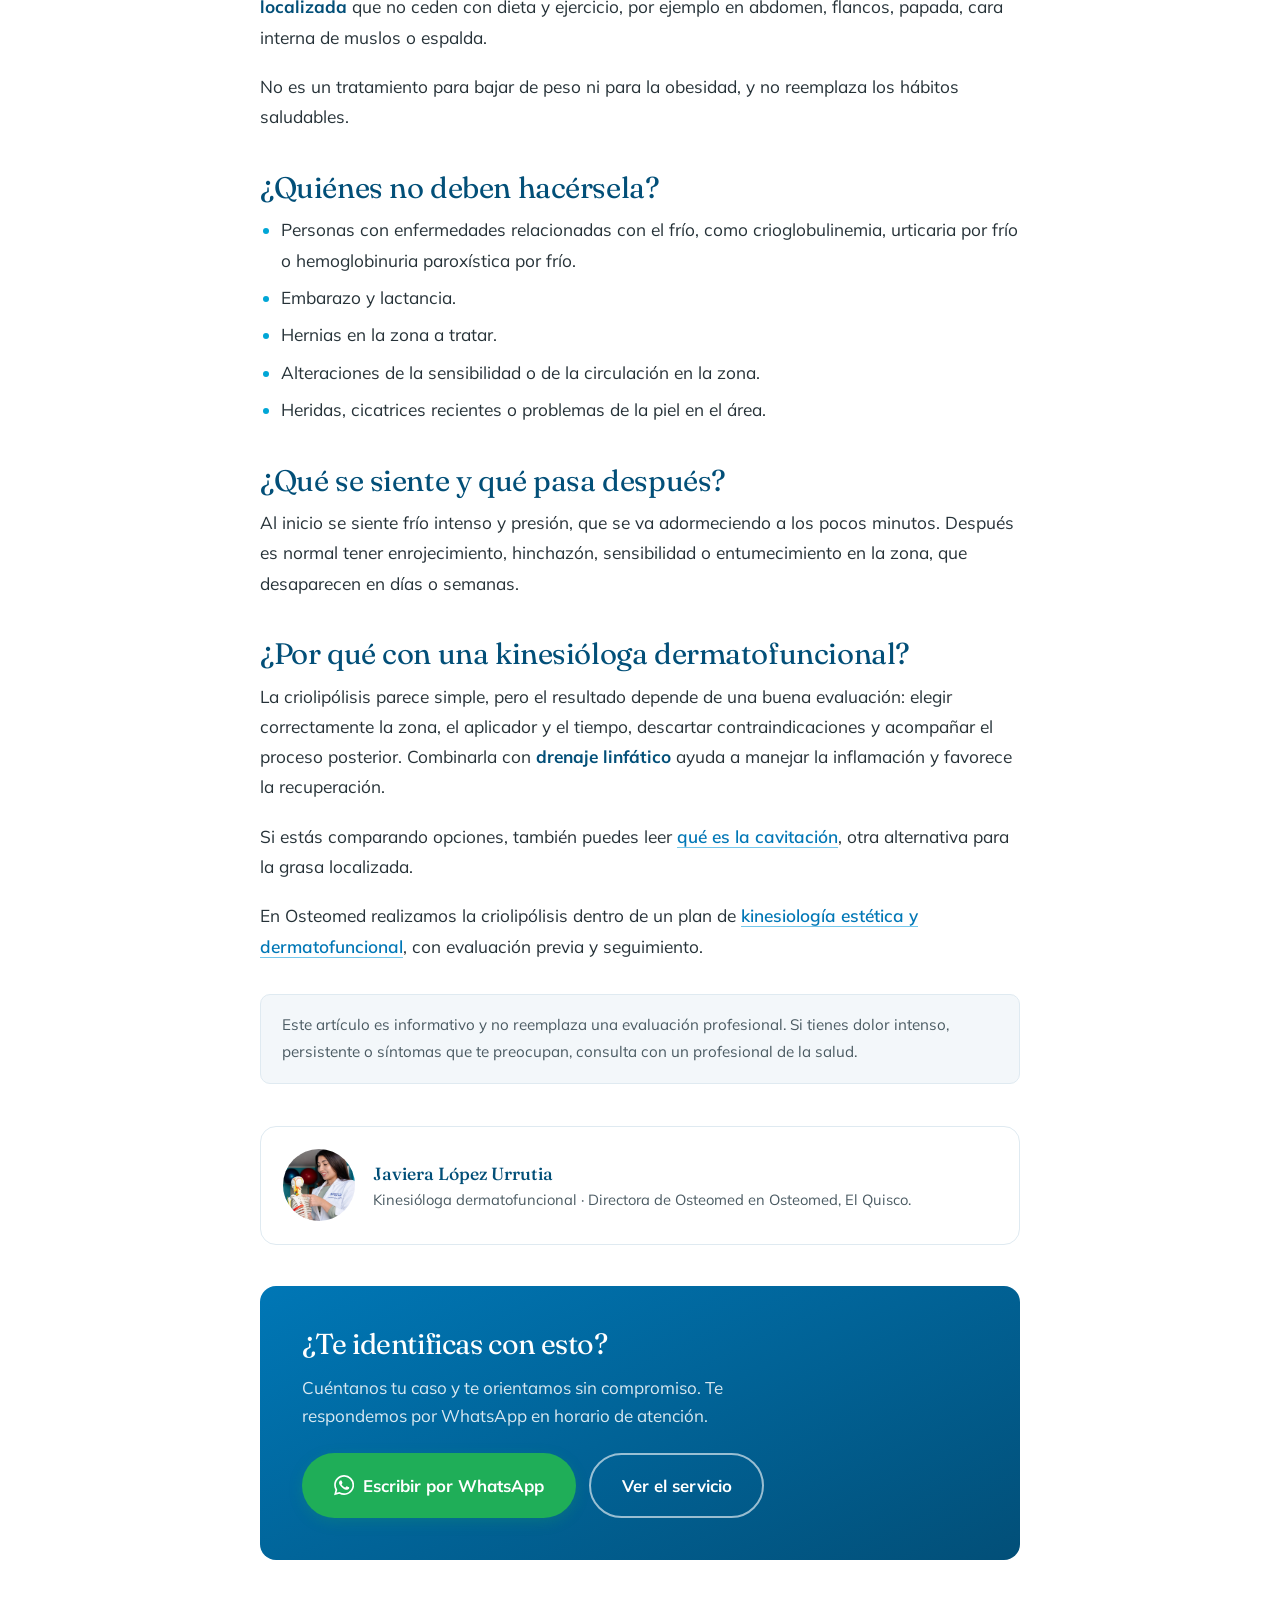
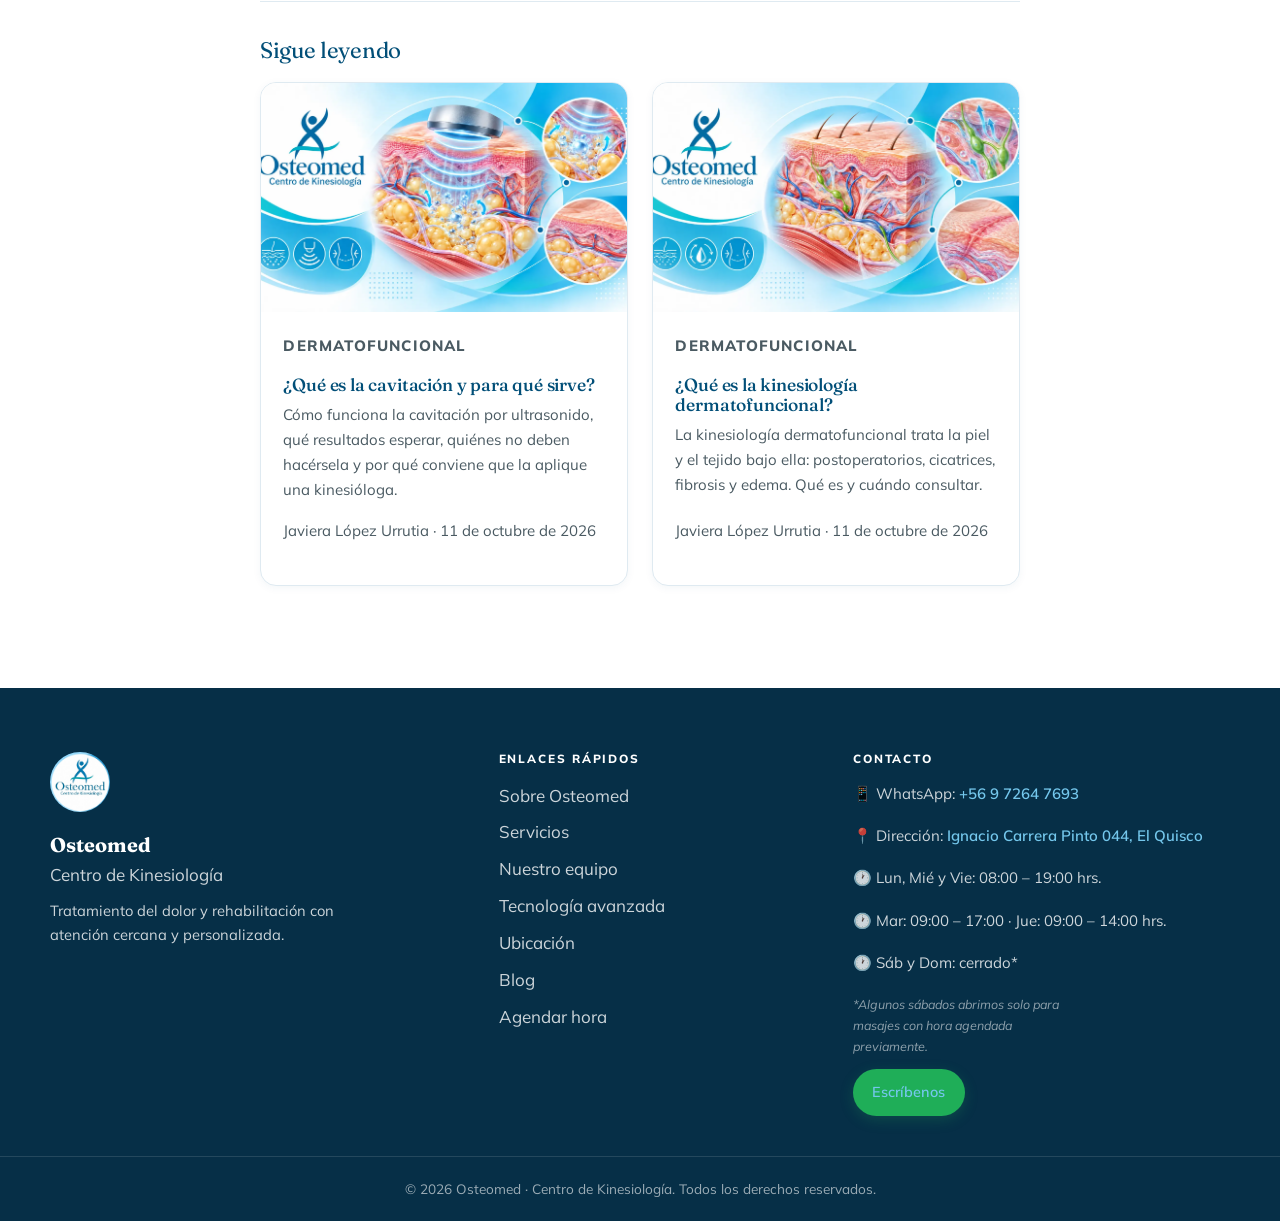
<file: blog/que-es-la-criolipolisis/index.html>
<!DOCTYPE html>
<html lang="es-CL">
<head>
  <meta charset="UTF-8">
  <meta name="viewport" content="width=device-width, initial-scale=1.0">

  <title>Criolipólisis: qué es y contraindicaciones | Osteomed</title>
  <meta name="description" content="La criolipólisis reduce grasa localizada con frío controlado. Cómo funciona, cuándo se ven resultados, quiénes no deben hacérsela y qué cuidados tener.">
  <meta name="author" content="Javiera López Urrutia · Osteomed">
  <meta name="robots" content="index, follow, max-image-preview:large">
  <link rel="canonical" href="https://kinesiologiaosteomed.cl/blog/que-es-la-criolipolisis/">

  <meta name="geo.region" content="CL-VS">
  <meta name="geo.placename" content="El Quisco, Valparaíso">

  <!-- Open Graph: así se ve al compartir por WhatsApp, Facebook, etc. -->
  <meta property="og:type" content="article">
  <meta property="og:locale" content="es_CL">
  <meta property="og:site_name" content="Osteomed · Centro de Kinesiología">
  <meta property="og:title" content="¿Qué es la criolipólisis y cómo funciona?">
  <meta property="og:description" content="La criolipólisis reduce grasa localizada con frío controlado. Cómo funciona, cuándo se ven resultados, quiénes no deben hacérsela y qué cuidados tener.">
  <meta property="og:url" content="https://kinesiologiaosteomed.cl/blog/que-es-la-criolipolisis/">
  <meta property="og:image" content="https://kinesiologiaosteomed.cl/assets/blog/que-es-la-criolipolisis.webp">
  <meta property="article:published_time" content="2026-10-11">
  <meta property="article:section" content="Dermatofuncional">
  <meta name="twitter:card" content="summary_large_image">

  <link rel="icon" type="image/png" href="/assets/logo.png">

  <link rel="preconnect" href="https://fonts.googleapis.com">
  <link rel="preconnect" href="https://fonts.gstatic.com" crossorigin>
  <!-- Usar el mismo <link> de Google Fonts que tiene index.html -->
  <link href="https://fonts.googleapis.com/css2?family=Fraunces:ital,opsz,wght@0,9..144,400;0,9..144,500;0,9..144,600;1,9..144,400;1,9..144,500&family=Mulish:wght@400;500;600;700;800&display=swap" rel="stylesheet">
  <link rel="stylesheet" href="/styles.css">

  <script type="application/ld+json">
  {
    "@context": "https://schema.org",
    "@graph": [
      {
        "@type": "BlogPosting",
        "headline": "¿Qué es la criolipólisis y cómo funciona?",
        "description": "La criolipólisis reduce grasa localizada con frío controlado. Cómo funciona, cuándo se ven resultados, quiénes no deben hacérsela y qué cuidados tener.",
        "image": "https://kinesiologiaosteomed.cl/assets/blog/que-es-la-criolipolisis.webp",
        "datePublished": "2026-10-11",
        "dateModified": "2026-10-11",
        "inLanguage": "es-CL",
        "articleSection": "Dermatofuncional",
        "mainEntityOfPage": "https://kinesiologiaosteomed.cl/blog/que-es-la-criolipolisis/",
        "author": {
          "@type": "Person",
          "name": "Javiera López Urrutia",
          "jobTitle": "Kinesióloga dermatofuncional · Directora de Osteomed",
          "url": "https://kinesiologiaosteomed.cl/#equipo"
        },
        "publisher": {
          "@type": "MedicalClinic",
          "name": "Osteomed · Centro de Kinesiología",
          "url": "https://kinesiologiaosteomed.cl/",
          "logo": { "@type": "ImageObject", "url": "https://kinesiologiaosteomed.cl/assets/logo.png" },
          "telephone": "+56972647693",
          "address": {
            "@type": "PostalAddress",
            "streetAddress": "Ignacio Carrera Pinto 044",
            "addressLocality": "El Quisco",
            "addressRegion": "Valparaíso",
            "addressCountry": "CL"
          }
        }
      },
      {
        "@type": "BreadcrumbList",
        "itemListElement": [
          { "@type": "ListItem", "position": 1, "name": "Inicio", "item": "https://kinesiologiaosteomed.cl/" },
          { "@type": "ListItem", "position": 2, "name": "Blog", "item": "https://kinesiologiaosteomed.cl/blog/" },
          { "@type": "ListItem", "position": 3, "name": "¿Qué es la criolipólisis y cómo funciona?" }
        ]
      }
    ]
  }
  </script>
</head>
<body>

  <!-- ===================== HEADER (igual al sitio, con rutas absolutas) ===================== -->
  <header class="site-header">
    <div class="container header-inner">
      <a href="/" class="brand" aria-label="Osteomed, ir al inicio">
        <img src="/assets/logo.png" alt="Logo Osteomed Centro de Kinesiología" class="brand-logo" width="48" height="48">
        <span class="brand-text"><strong>Osteomed</strong><small>Centro de Kinesiología</small></span>
      </a>
      <nav class="main-nav" id="mainNav" aria-label="Navegación principal">
        <a href="/#sobre">Nosotros</a>
        <a href="/#servicios">Servicios</a>
        <a href="/#equipo">Equipo</a>
        <a href="/#tecnologia">Tecnología</a>
        <a href="/#ubicacion">Ubicación</a>
        <a href="/#faq">Preguntas</a>
        <a href="/blog/" aria-current="page">Blog</a>
        <a href="/#agendar" class="btn btn-wa nav-cta">Agendar por WhatsApp</a>
      </nav>
      <button class="nav-toggle" id="navToggle" aria-label="Abrir menú" aria-expanded="false" aria-controls="mainNav">
        <span></span><span></span><span></span>
      </button>
    </div>
  </header>

  <main>
    <article class="post">
      <div class="post-wrap">

        <nav class="breadcrumbs" aria-label="Ruta de navegación">
          <ol>
            <li><a href="/">Inicio</a></li>
            <li><a href="/blog/">Blog</a></li>
            <li aria-current="page">¿Qué es la criolipólisis y cómo funciona?</li>
          </ol>
        </nav>

        <header class="post-header">
          <p class="post-cat">Dermatofuncional</p>
          <h1>¿Qué es la criolipólisis y cómo funciona?</h1>
          <p class="post-lead">La criolipólisis usa frío controlado para reducir grasa localizada sin cirugía. Te explicamos cómo funciona, qué resultados son realistas y por qué la evaluación previa es clave.</p>
          <div class="post-meta">
            <span>Por <strong>Javiera López Urrutia</strong></span>
            <span><time datetime="2026-10-11">11 de octubre de 2026</time></span>
            <span>3 min de lectura</span>
          </div>
        </header>

        <figure class="post-figure">
          <img src="/assets/blog/que-es-la-criolipolisis.webp" alt="Ilustración de criolipólisis: aplicador de frío controlado actuando sobre células de grasa localizada en Osteomed" width="1672" height="941">
        </figure>

        <!-- ===================== CUERPO DEL ARTÍCULO =====================
             Un solo H1 (arriba). Aquí solo H2 y H3.
             Enlazar al menos una vez a un servicio de la home y,
             cuando existan, a otros artículos del blog.
        -->
        <div class="post-body">
<p>La criolipólisis es un tratamiento no invasivo para reducir <strong>grasa localizada</strong>. No requiere cirugía, agujas ni anestesia, y se ha vuelto muy popular. Justamente por eso conviene entender bien cómo funciona antes de hacérsela.</p>

<h2>¿Cómo funciona?</h2>
<p>Las células grasas (adipocitos) son más sensibles al frío que los tejidos que las rodean. La criolipólisis aprovecha esa diferencia: un aplicador enfría la zona a una temperatura controlada durante un tiempo determinado.</p>
<p>Ese frío daña de forma selectiva a los adipocitos, sin afectar la piel ni el músculo. En las semanas siguientes, el cuerpo elimina esas células de manera natural.</p>

<h2>¿Cuándo se ven los resultados?</h2>
<p>No de inmediato. Los cambios comienzan a notarse alrededor del mes y siguen apareciendo durante los dos o tres meses posteriores, que es el tiempo que el cuerpo necesita para eliminar las células afectadas. Algunas zonas requieren más de una sesión.</p>

<h2>¿Para quién es?</h2>
<p>Es una buena opción para personas con un peso estable que tienen <strong>acumulaciones de grasa localizada</strong> que no ceden con dieta y ejercicio, por ejemplo en abdomen, flancos, papada, cara interna de muslos o espalda.</p>
<p>No es un tratamiento para bajar de peso ni para la obesidad, y no reemplaza los hábitos saludables.</p>

<h2>¿Quiénes no deben hacérsela?</h2>
<ul>
  <li>Personas con enfermedades relacionadas con el frío, como crioglobulinemia, urticaria por frío o hemoglobinuria paroxística por frío.</li>
  <li>Embarazo y lactancia.</li>
  <li>Hernias en la zona a tratar.</li>
  <li>Alteraciones de la sensibilidad o de la circulación en la zona.</li>
  <li>Heridas, cicatrices recientes o problemas de la piel en el área.</li>
</ul>

<h2>¿Qué se siente y qué pasa después?</h2>
<p>Al inicio se siente frío intenso y presión, que se va adormeciendo a los pocos minutos. Después es normal tener enrojecimiento, hinchazón, sensibilidad o entumecimiento en la zona, que desaparecen en días o semanas.</p>

<h2>¿Por qué con una kinesióloga dermatofuncional?</h2>
<p>La criolipólisis parece simple, pero el resultado depende de una buena evaluación: elegir correctamente la zona, el aplicador y el tiempo, descartar contraindicaciones y acompañar el proceso posterior. Combinarla con <strong>drenaje linfático</strong> ayuda a manejar la inflamación y favorece la recuperación.</p>
<p>Si estás comparando opciones, también puedes leer <a href="/blog/que-es-la-cavitacion/">qué es la cavitación</a>, otra alternativa para la grasa localizada.</p>

<p>En Osteomed realizamos la criolipólisis dentro de un plan de <a href="/#servicios">kinesiología estética y dermatofuncional</a>, con evaluación previa y seguimiento.</p>
<p class="post-note">Este artículo es informativo y no reemplaza una evaluación profesional. Si tienes dolor intenso, persistente o síntomas que te preocupan, consulta con un profesional de la salud.</p>

        </div>

        <!-- Autora -->
        <aside class="post-author" aria-label="Sobre la autora">
          <img src="/assets/team-javiera.jpg" alt="Javiera López Urrutia" width="72" height="72" loading="lazy">
          <p><strong>Javiera López Urrutia</strong>Kinesióloga dermatofuncional · Directora de Osteomed en Osteomed, El Quisco.</p>
        </aside>

        <!-- CTA -->
        <section class="post-cta" aria-labelledby="cta-title">
          <h2 id="cta-title">¿Te identificas con esto?</h2>
          <p>Cuéntanos tu caso y te orientamos sin compromiso. Te respondemos por WhatsApp en horario de atención.</p>
          <div class="post-cta-actions">
            <a href="/#agendar" class="btn btn-wa btn-lg" data-wa-msg="Hola 👋, leí el artículo sobre criolipólisis y quisiera saber si es para mí.">
              <svg class="wa-icon" viewBox="0 0 24 24" aria-hidden="true"><path d="M17.47 14.38c-.3-.15-1.76-.87-2.03-.97-.27-.1-.47-.15-.67.15-.2.3-.77.97-.94 1.16-.17.2-.35.22-.64.07-.3-.15-1.26-.46-2.39-1.47-.88-.79-1.48-1.76-1.65-2.06-.17-.3-.02-.46.13-.6.13-.14.3-.35.45-.52.15-.18.2-.3.3-.5.1-.2.05-.37-.03-.52-.07-.15-.67-1.61-.92-2.2-.24-.58-.49-.5-.67-.51h-.57c-.2 0-.52.07-.79.37-.27.3-1.04 1.02-1.04 2.48s1.07 2.88 1.21 3.07c.15.2 2.1 3.2 5.08 4.49.71.3 1.26.49 1.7.63.71.22 1.36.19 1.87.12.57-.09 1.76-.72 2-1.42.25-.7.25-1.29.18-1.41-.08-.13-.27-.2-.57-.35m-5.42 7.4h-.01a9.87 9.87 0 0 1-5.03-1.38l-.36-.21-3.74.98 1-3.65-.24-.37a9.86 9.86 0 0 1-1.51-5.26c0-5.45 4.44-9.88 9.89-9.88 2.64 0 5.12 1.03 6.99 2.9a9.83 9.83 0 0 1 2.89 6.99c0 5.45-4.44 9.88-9.88 9.88m8.41-18.3A11.82 11.82 0 0 0 12.05 0C5.5 0 .16 5.34.16 11.89c0 2.1.55 4.14 1.59 5.95L.06 24l6.3-1.65a11.88 11.88 0 0 0 5.69 1.45h.01c6.55 0 11.89-5.34 11.89-11.89a11.82 11.82 0 0 0-3.48-8.41z"/></svg>
              Escribir por WhatsApp
            </a>
            <a href="/#servicios" class="btn btn-ghost btn-lg">Ver el servicio</a>
          </div>
        </section>

        <section class="post-related" aria-labelledby="rel-title">
          <h2 id="rel-title">Sigue leyendo</h2>
          <div class="post-grid">
          <article class="post-card">
            <a href="/blog/que-es-la-cavitacion/" class="post-card-img" tabindex="-1" aria-hidden="true">
              <img src="/assets/blog/que-es-la-cavitacion.webp" alt="" width="1672" height="941" loading="lazy">
            </a>
            <div class="post-card-body">
              <p class="post-cat">Dermatofuncional</p>
              <h3><a href="/blog/que-es-la-cavitacion/">¿Qué es la cavitación y para qué sirve?</a></h3>
              <p>Cómo funciona la cavitación por ultrasonido, qué resultados esperar, quiénes no deben hacérsela y por qué conviene que la aplique una kinesióloga.</p>
              <p class="post-card-meta">Javiera López Urrutia · <time datetime="2026-10-11">11 de octubre de 2026</time></p>
            </div>
          </article>
          <article class="post-card">
            <a href="/blog/que-es-la-kinesiologia-dermatofuncional/" class="post-card-img" tabindex="-1" aria-hidden="true">
              <img src="/assets/blog/que-es-la-kinesiologia-dermatofuncional.webp" alt="" width="1672" height="941" loading="lazy">
            </a>
            <div class="post-card-body">
              <p class="post-cat">Dermatofuncional</p>
              <h3><a href="/blog/que-es-la-kinesiologia-dermatofuncional/">¿Qué es la kinesiología dermatofuncional?</a></h3>
              <p>La kinesiología dermatofuncional trata la piel y el tejido bajo ella: postoperatorios, cicatrices, fibrosis y edema. Qué es y cuándo consultar.</p>
              <p class="post-card-meta">Javiera López Urrutia · <time datetime="2026-10-11">11 de octubre de 2026</time></p>
            </div>
          </article>
          </div>
        </section>

      </div>
    </article>
  </main>

  <!-- ===================== FOOTER ===================== -->
  <footer class="site-footer">
    <div class="container footer-grid">
      <div class="footer-brand">
        <img src="/assets/logo.png" alt="Logo Osteomed" class="footer-logo" width="60" height="60" loading="lazy">
        <strong>Osteomed</strong><br>Centro de Kinesiología
        <p class="footer-tag">Tratamiento del dolor y rehabilitación con atención cercana y personalizada.</p>
      </div>
      <div class="footer-col">
        <h3>Enlaces rápidos</h3>
        <ul>
          <li><a href="/#sobre">Sobre Osteomed</a></li>
          <li><a href="/#servicios">Servicios</a></li>
          <li><a href="/#equipo">Nuestro equipo</a></li>
          <li><a href="/#tecnologia">Tecnología avanzada</a></li>
          <li><a href="/#ubicacion">Ubicación</a></li>
          <li><a href="/blog/">Blog</a></li>
          <li><a href="/#agendar">Agendar hora</a></li>
        </ul>
      </div>
      <div class="footer-col footer-contact">
        <h3>Contacto</h3>
        <ul>
          <li>📱 WhatsApp: <a href="#" id="footerWa">+56 9 7264 7693</a></li>
          <li>📍 Dirección: <a href="https://maps.app.goo.gl/KKimd9kYUYvbPtDLA" target="_blank" rel="noopener">Ignacio Carrera Pinto 044, El Quisco</a></li>
          <li>🕐 Lun, Mié y Vie: 08:00 – 19:00 hrs.</li>
          <li>🕐 Mar: 09:00 – 17:00 · Jue: 09:00 – 14:00 hrs.</li>
          <li>🕐 Sáb y Dom: cerrado*</li>
        </ul>
        <p class="footer-hours-note">*Algunos sábados abrimos solo para masajes con hora agendada previamente.</p>
        <a href="/#agendar" class="btn btn-wa btn-sm">Escríbenos</a>
      </div>
    </div>
    <div class="footer-bottom">
      <div class="container">
        <p>© <span id="year"></span> Osteomed · Centro de Kinesiología. Todos los derechos reservados.</p>
      </div>
    </div>
  </footer>

  <a href="#" class="wa-float" id="waFloat" aria-label="Escribir por WhatsApp">
    <svg viewBox="0 0 24 24" aria-hidden="true"><path d="M17.47 14.38c-.3-.15-1.76-.87-2.03-.97-.27-.1-.47-.15-.67.15-.2.3-.77.97-.94 1.16-.17.2-.35.22-.64.07-.3-.15-1.26-.46-2.39-1.47-.88-.79-1.48-1.76-1.65-2.06-.17-.3-.02-.46.13-.6.13-.14.3-.35.45-.52.15-.18.2-.3.3-.5.1-.2.05-.37-.03-.52-.07-.15-.67-1.61-.92-2.2-.24-.58-.49-.5-.67-.51h-.57c-.2 0-.52.07-.79.37-.27.3-1.04 1.02-1.04 2.48s1.07 2.88 1.21 3.07c.15.2 2.1 3.2 5.08 4.49.71.3 1.26.49 1.7.63.71.22 1.36.19 1.87.12.57-.09 1.76-.72 2-1.42.25-.7.25-1.29.18-1.41-.08-.13-.27-.2-.57-.35m-5.42 7.4h-.01a9.87 9.87 0 0 1-5.03-1.38l-.36-.21-3.74.98 1-3.65-.24-.37a9.86 9.86 0 0 1-1.51-5.26c0-5.45 4.44-9.88 9.89-9.88 2.64 0 5.12 1.03 6.99 2.9a9.83 9.83 0 0 1 2.89 6.99c0 5.45-4.44 9.88-9.88 9.88m8.41-18.3A11.82 11.82 0 0 0 12.05 0C5.5 0 .16 5.34.16 11.89c0 2.1.55 4.14 1.59 5.95L.06 24l6.3-1.65a11.88 11.88 0 0 0 5.69 1.45h.01c6.55 0 11.89-5.34 11.89-11.89a11.82 11.82 0 0 0-3.48-8.41z"/></svg>
  </a>

  <script src="/script.js"></script>
</body>
</html>
</file>
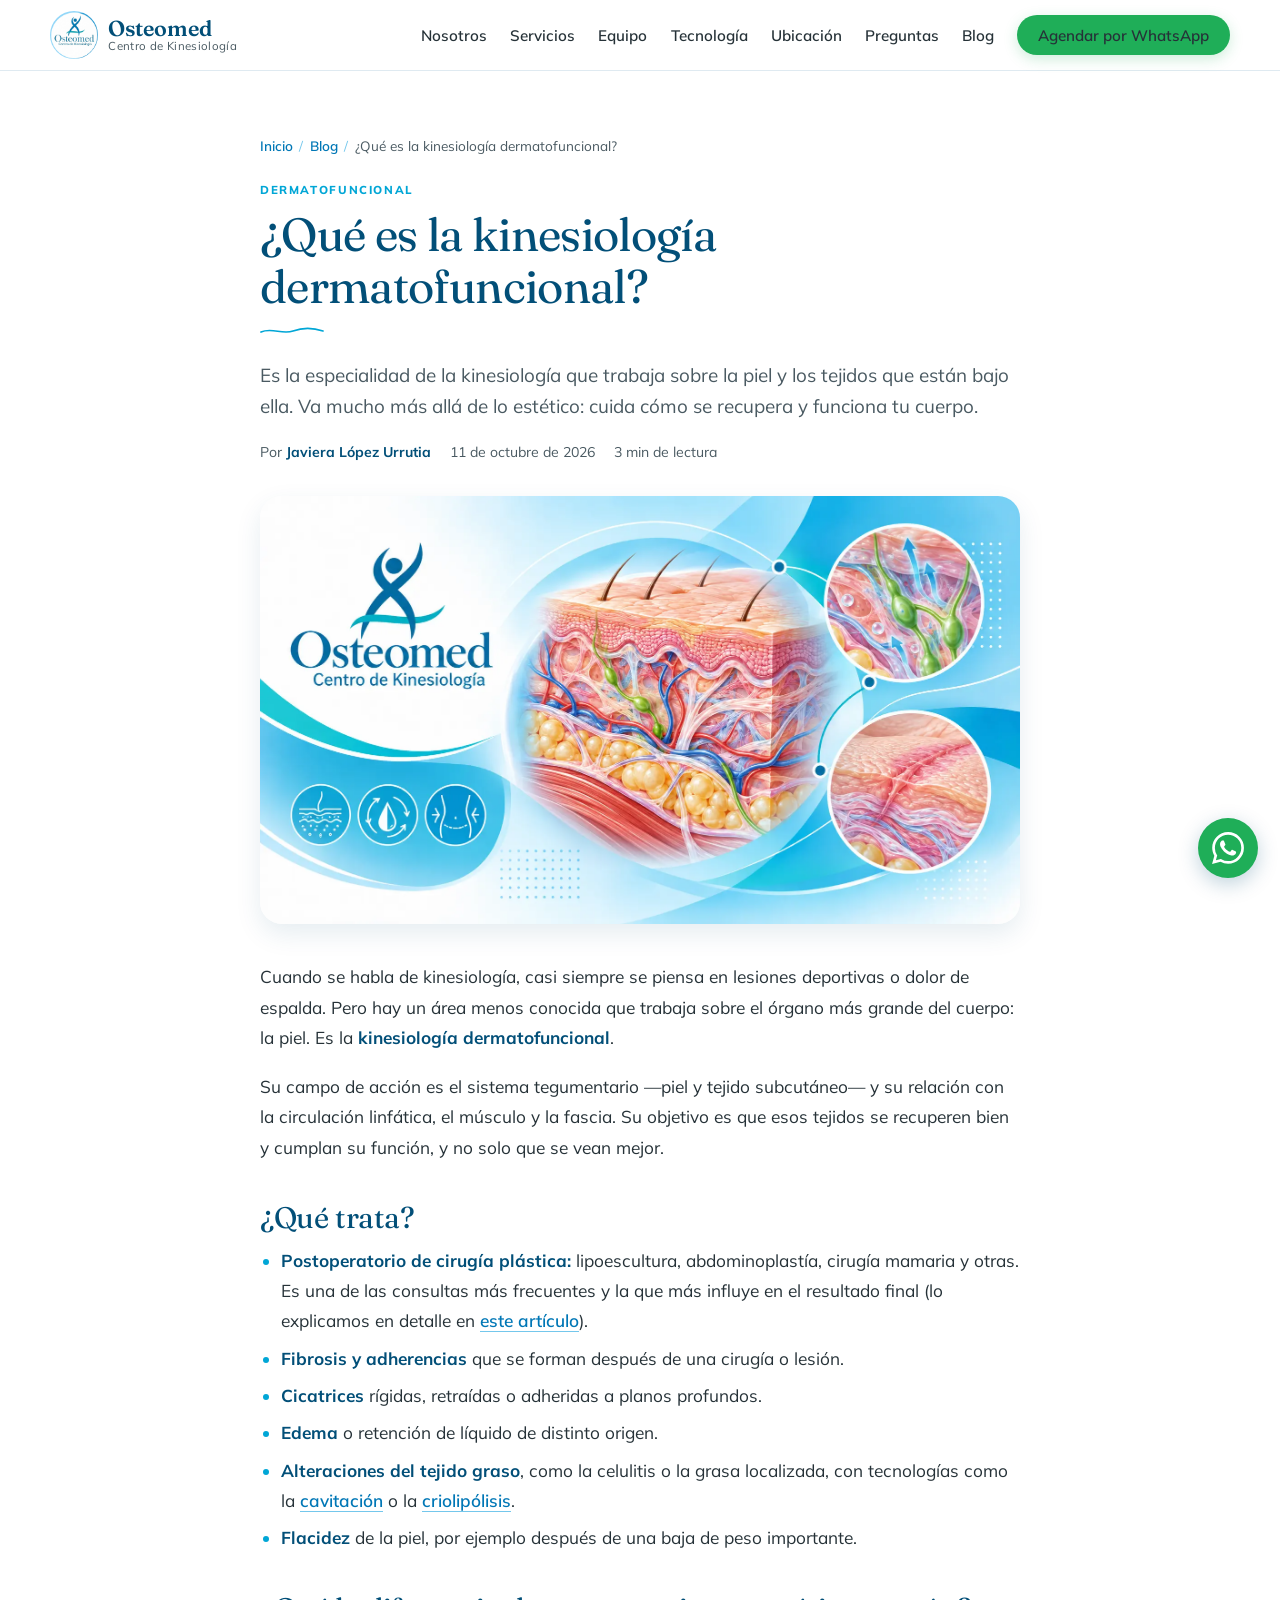
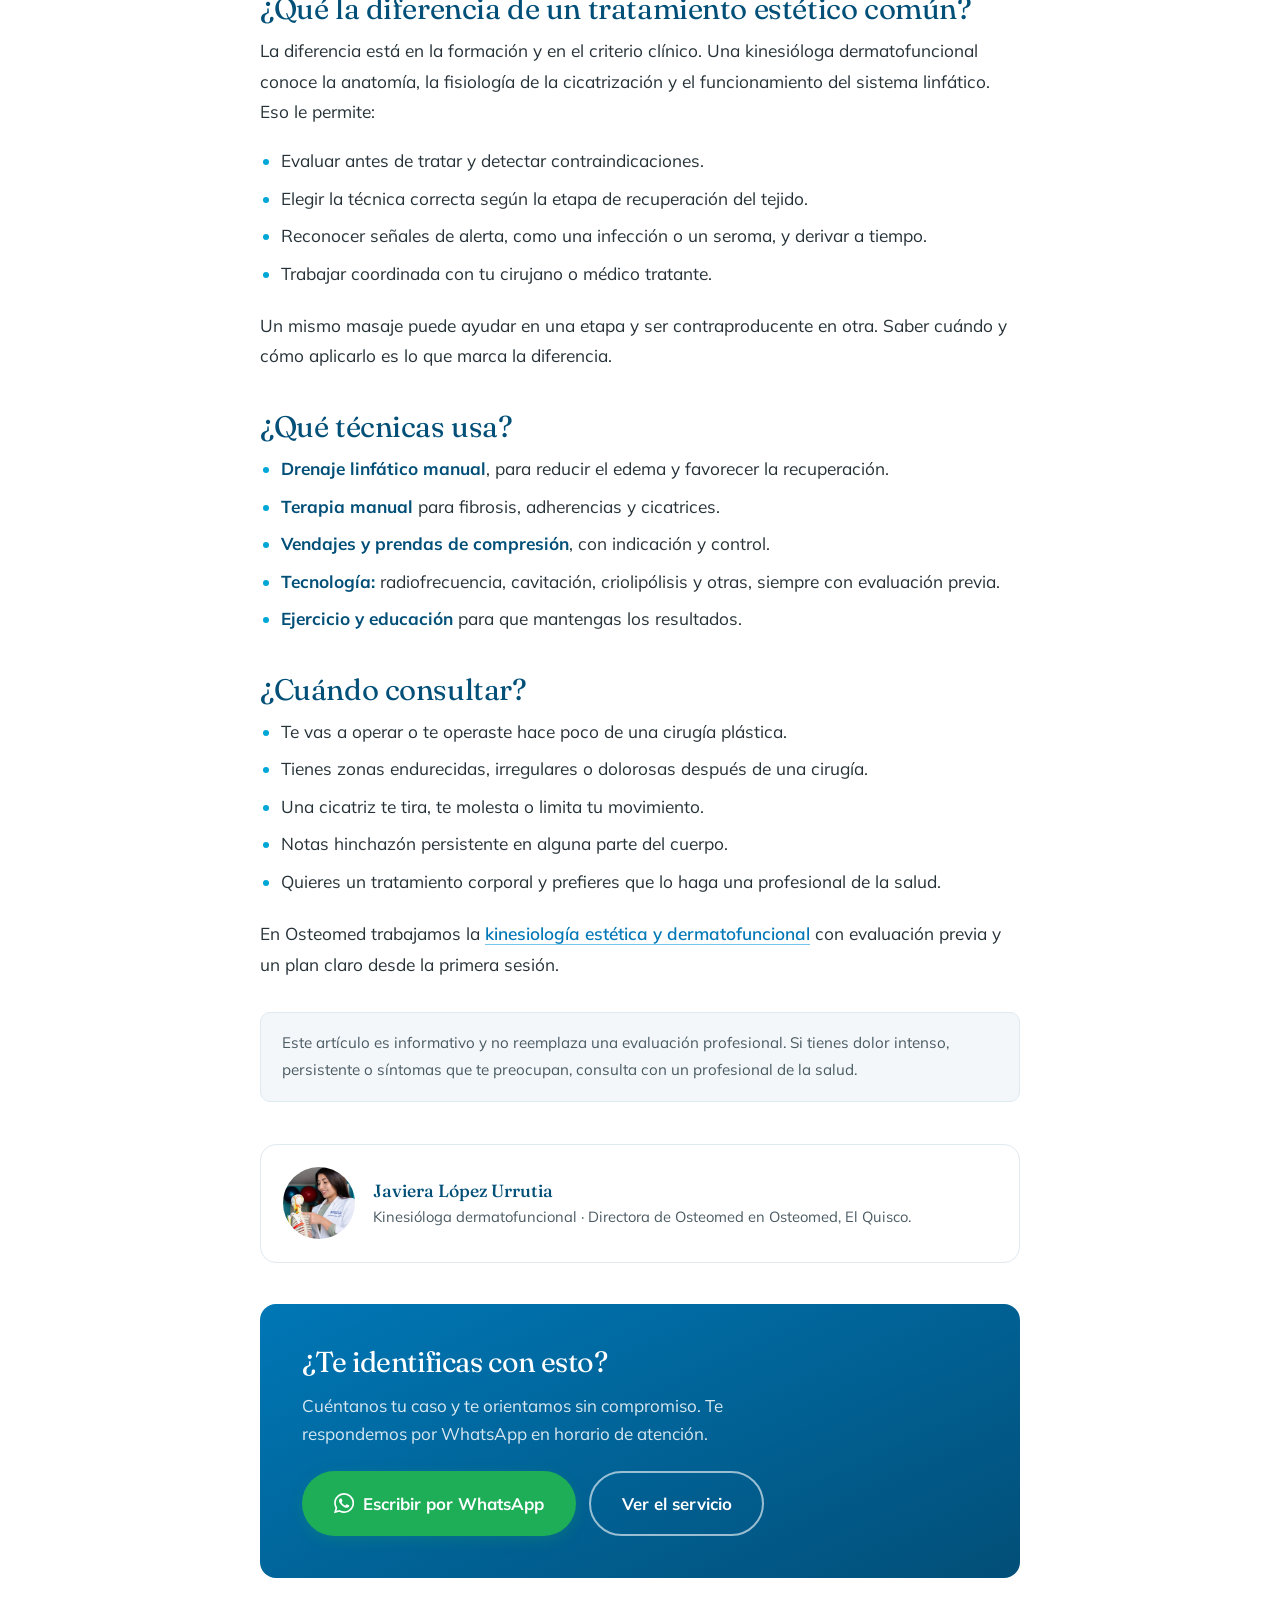
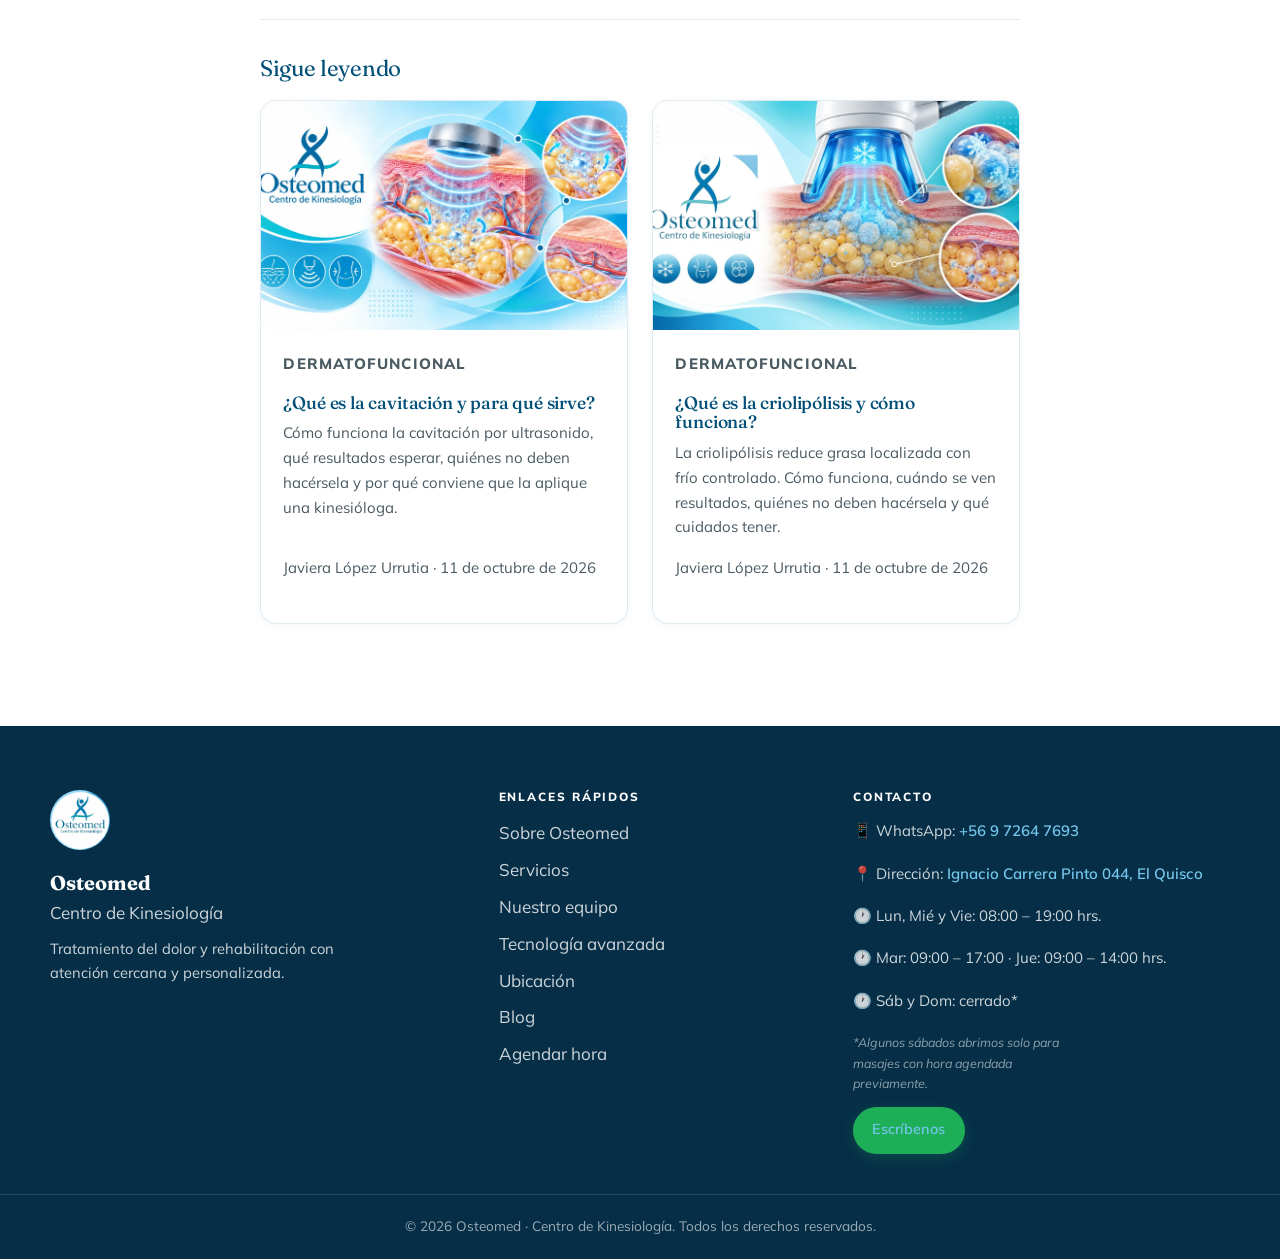
<file: blog/que-es-la-kinesiologia-dermatofuncional/index.html>
<!DOCTYPE html>
<html lang="es-CL">
<head>
  <meta charset="UTF-8">
  <meta name="viewport" content="width=device-width, initial-scale=1.0">

  <title>Kinesiología dermatofuncional: qué es y qué trata | Osteomed</title>
  <meta name="description" content="La kinesiología dermatofuncional trata la piel y el tejido bajo ella: postoperatorios, cicatrices, fibrosis y edema. Qué es y cuándo consultar.">
  <meta name="author" content="Javiera López Urrutia · Osteomed">
  <meta name="robots" content="index, follow, max-image-preview:large">
  <link rel="canonical" href="https://kinesiologiaosteomed.cl/blog/que-es-la-kinesiologia-dermatofuncional/">

  <meta name="geo.region" content="CL-VS">
  <meta name="geo.placename" content="El Quisco, Valparaíso">

  <!-- Open Graph: así se ve al compartir por WhatsApp, Facebook, etc. -->
  <meta property="og:type" content="article">
  <meta property="og:locale" content="es_CL">
  <meta property="og:site_name" content="Osteomed · Centro de Kinesiología">
  <meta property="og:title" content="¿Qué es la kinesiología dermatofuncional?">
  <meta property="og:description" content="La kinesiología dermatofuncional trata la piel y el tejido bajo ella: postoperatorios, cicatrices, fibrosis y edema. Qué es y cuándo consultar.">
  <meta property="og:url" content="https://kinesiologiaosteomed.cl/blog/que-es-la-kinesiologia-dermatofuncional/">
  <meta property="og:image" content="https://kinesiologiaosteomed.cl/assets/blog/que-es-la-kinesiologia-dermatofuncional.webp">
  <meta property="article:published_time" content="2026-10-11">
  <meta property="article:section" content="Dermatofuncional">
  <meta name="twitter:card" content="summary_large_image">

  <link rel="icon" type="image/png" href="/assets/logo.png">

  <link rel="preconnect" href="https://fonts.googleapis.com">
  <link rel="preconnect" href="https://fonts.gstatic.com" crossorigin>
  <!-- Usar el mismo <link> de Google Fonts que tiene index.html -->
  <link href="https://fonts.googleapis.com/css2?family=Fraunces:ital,opsz,wght@0,9..144,400;0,9..144,500;0,9..144,600;1,9..144,400;1,9..144,500&family=Mulish:wght@400;500;600;700;800&display=swap" rel="stylesheet">
  <link rel="stylesheet" href="/styles.css">

  <script type="application/ld+json">
  {
    "@context": "https://schema.org",
    "@graph": [
      {
        "@type": "BlogPosting",
        "headline": "¿Qué es la kinesiología dermatofuncional?",
        "description": "La kinesiología dermatofuncional trata la piel y el tejido bajo ella: postoperatorios, cicatrices, fibrosis y edema. Qué es y cuándo consultar.",
        "image": "https://kinesiologiaosteomed.cl/assets/blog/que-es-la-kinesiologia-dermatofuncional.webp",
        "datePublished": "2026-10-11",
        "dateModified": "2026-10-11",
        "inLanguage": "es-CL",
        "articleSection": "Dermatofuncional",
        "mainEntityOfPage": "https://kinesiologiaosteomed.cl/blog/que-es-la-kinesiologia-dermatofuncional/",
        "author": {
          "@type": "Person",
          "name": "Javiera López Urrutia",
          "jobTitle": "Kinesióloga dermatofuncional · Directora de Osteomed",
          "url": "https://kinesiologiaosteomed.cl/#equipo"
        },
        "publisher": {
          "@type": "MedicalClinic",
          "name": "Osteomed · Centro de Kinesiología",
          "url": "https://kinesiologiaosteomed.cl/",
          "logo": { "@type": "ImageObject", "url": "https://kinesiologiaosteomed.cl/assets/logo.png" },
          "telephone": "+56972647693",
          "address": {
            "@type": "PostalAddress",
            "streetAddress": "Ignacio Carrera Pinto 044",
            "addressLocality": "El Quisco",
            "addressRegion": "Valparaíso",
            "addressCountry": "CL"
          }
        }
      },
      {
        "@type": "BreadcrumbList",
        "itemListElement": [
          { "@type": "ListItem", "position": 1, "name": "Inicio", "item": "https://kinesiologiaosteomed.cl/" },
          { "@type": "ListItem", "position": 2, "name": "Blog", "item": "https://kinesiologiaosteomed.cl/blog/" },
          { "@type": "ListItem", "position": 3, "name": "¿Qué es la kinesiología dermatofuncional?" }
        ]
      }
    ]
  }
  </script>
</head>
<body>

  <!-- ===================== HEADER (igual al sitio, con rutas absolutas) ===================== -->
  <header class="site-header">
    <div class="container header-inner">
      <a href="/" class="brand" aria-label="Osteomed, ir al inicio">
        <img src="/assets/logo.png" alt="Logo Osteomed Centro de Kinesiología" class="brand-logo" width="48" height="48">
        <span class="brand-text"><strong>Osteomed</strong><small>Centro de Kinesiología</small></span>
      </a>
      <nav class="main-nav" id="mainNav" aria-label="Navegación principal">
        <a href="/#sobre">Nosotros</a>
        <a href="/#servicios">Servicios</a>
        <a href="/#equipo">Equipo</a>
        <a href="/#tecnologia">Tecnología</a>
        <a href="/#ubicacion">Ubicación</a>
        <a href="/#faq">Preguntas</a>
        <a href="/blog/" aria-current="page">Blog</a>
        <a href="/#agendar" class="btn btn-wa nav-cta">Agendar por WhatsApp</a>
      </nav>
      <button class="nav-toggle" id="navToggle" aria-label="Abrir menú" aria-expanded="false" aria-controls="mainNav">
        <span></span><span></span><span></span>
      </button>
    </div>
  </header>

  <main>
    <article class="post">
      <div class="post-wrap">

        <nav class="breadcrumbs" aria-label="Ruta de navegación">
          <ol>
            <li><a href="/">Inicio</a></li>
            <li><a href="/blog/">Blog</a></li>
            <li aria-current="page">¿Qué es la kinesiología dermatofuncional?</li>
          </ol>
        </nav>

        <header class="post-header">
          <p class="post-cat">Dermatofuncional</p>
          <h1>¿Qué es la kinesiología dermatofuncional?</h1>
          <p class="post-lead">Es la especialidad de la kinesiología que trabaja sobre la piel y los tejidos que están bajo ella. Va mucho más allá de lo estético: cuida cómo se recupera y funciona tu cuerpo.</p>
          <div class="post-meta">
            <span>Por <strong>Javiera López Urrutia</strong></span>
            <span><time datetime="2026-10-11">11 de octubre de 2026</time></span>
            <span>3 min de lectura</span>
          </div>
        </header>

        <figure class="post-figure">
          <img src="/assets/blog/que-es-la-kinesiologia-dermatofuncional.webp" alt="Ilustración de las capas de la piel y el sistema linfático, kinesiología dermatofuncional en Osteomed" width="1672" height="941">
        </figure>

        <!-- ===================== CUERPO DEL ARTÍCULO =====================
             Un solo H1 (arriba). Aquí solo H2 y H3.
             Enlazar al menos una vez a un servicio de la home y,
             cuando existan, a otros artículos del blog.
        -->
        <div class="post-body">
<p>Cuando se habla de kinesiología, casi siempre se piensa en lesiones deportivas o dolor de espalda. Pero hay un área menos conocida que trabaja sobre el órgano más grande del cuerpo: la piel. Es la <strong>kinesiología dermatofuncional</strong>.</p>
<p>Su campo de acción es el sistema tegumentario —piel y tejido subcutáneo— y su relación con la circulación linfática, el músculo y la fascia. Su objetivo es que esos tejidos se recuperen bien y cumplan su función, y no solo que se vean mejor.</p>

<h2>¿Qué trata?</h2>
<ul>
  <li><strong>Postoperatorio de cirugía plástica:</strong> lipoescultura, abdominoplastía, cirugía mamaria y otras. Es una de las consultas más frecuentes y la que más influye en el resultado final (lo explicamos en detalle en <a href="/blog/postoperatorio-cirugia-plastica-kinesiologa-dermatofuncional/">este artículo</a>).</li>
  <li><strong>Fibrosis y adherencias</strong> que se forman después de una cirugía o lesión.</li>
  <li><strong>Cicatrices</strong> rígidas, retraídas o adheridas a planos profundos.</li>
  <li><strong>Edema</strong> o retención de líquido de distinto origen.</li>
  <li><strong>Alteraciones del tejido graso</strong>, como la celulitis o la grasa localizada, con tecnologías como la <a href="/blog/que-es-la-cavitacion/">cavitación</a> o la <a href="/blog/que-es-la-criolipolisis/">criolipólisis</a>.</li>
  <li><strong>Flacidez</strong> de la piel, por ejemplo después de una baja de peso importante.</li>
</ul>

<h2>¿Qué la diferencia de un tratamiento estético común?</h2>
<p>La diferencia está en la formación y en el criterio clínico. Una kinesióloga dermatofuncional conoce la anatomía, la fisiología de la cicatrización y el funcionamiento del sistema linfático. Eso le permite:</p>
<ul>
  <li>Evaluar antes de tratar y detectar contraindicaciones.</li>
  <li>Elegir la técnica correcta según la etapa de recuperación del tejido.</li>
  <li>Reconocer señales de alerta, como una infección o un seroma, y derivar a tiempo.</li>
  <li>Trabajar coordinada con tu cirujano o médico tratante.</li>
</ul>
<p>Un mismo masaje puede ayudar en una etapa y ser contraproducente en otra. Saber cuándo y cómo aplicarlo es lo que marca la diferencia.</p>

<h2>¿Qué técnicas usa?</h2>
<ul>
  <li><strong>Drenaje linfático manual</strong>, para reducir el edema y favorecer la recuperación.</li>
  <li><strong>Terapia manual</strong> para fibrosis, adherencias y cicatrices.</li>
  <li><strong>Vendajes y prendas de compresión</strong>, con indicación y control.</li>
  <li><strong>Tecnología:</strong> radiofrecuencia, cavitación, criolipólisis y otras, siempre con evaluación previa.</li>
  <li><strong>Ejercicio y educación</strong> para que mantengas los resultados.</li>
</ul>

<h2>¿Cuándo consultar?</h2>
<ul>
  <li>Te vas a operar o te operaste hace poco de una cirugía plástica.</li>
  <li>Tienes zonas endurecidas, irregulares o dolorosas después de una cirugía.</li>
  <li>Una cicatriz te tira, te molesta o limita tu movimiento.</li>
  <li>Notas hinchazón persistente en alguna parte del cuerpo.</li>
  <li>Quieres un tratamiento corporal y prefieres que lo haga una profesional de la salud.</li>
</ul>
<p>En Osteomed trabajamos la <a href="/#servicios">kinesiología estética y dermatofuncional</a> con evaluación previa y un plan claro desde la primera sesión.</p>
<p class="post-note">Este artículo es informativo y no reemplaza una evaluación profesional. Si tienes dolor intenso, persistente o síntomas que te preocupan, consulta con un profesional de la salud.</p>

        </div>

        <!-- Autora -->
        <aside class="post-author" aria-label="Sobre la autora">
          <img src="/assets/team-javiera.jpg" alt="Javiera López Urrutia" width="72" height="72" loading="lazy">
          <p><strong>Javiera López Urrutia</strong>Kinesióloga dermatofuncional · Directora de Osteomed en Osteomed, El Quisco.</p>
        </aside>

        <!-- CTA -->
        <section class="post-cta" aria-labelledby="cta-title">
          <h2 id="cta-title">¿Te identificas con esto?</h2>
          <p>Cuéntanos tu caso y te orientamos sin compromiso. Te respondemos por WhatsApp en horario de atención.</p>
          <div class="post-cta-actions">
            <a href="/#agendar" class="btn btn-wa btn-lg" data-wa-msg="Hola 👋, leí el artículo sobre kinesiología dermatofuncional y quisiera consultar.">
              <svg class="wa-icon" viewBox="0 0 24 24" aria-hidden="true"><path d="M17.47 14.38c-.3-.15-1.76-.87-2.03-.97-.27-.1-.47-.15-.67.15-.2.3-.77.97-.94 1.16-.17.2-.35.22-.64.07-.3-.15-1.26-.46-2.39-1.47-.88-.79-1.48-1.76-1.65-2.06-.17-.3-.02-.46.13-.6.13-.14.3-.35.45-.52.15-.18.2-.3.3-.5.1-.2.05-.37-.03-.52-.07-.15-.67-1.61-.92-2.2-.24-.58-.49-.5-.67-.51h-.57c-.2 0-.52.07-.79.37-.27.3-1.04 1.02-1.04 2.48s1.07 2.88 1.21 3.07c.15.2 2.1 3.2 5.08 4.49.71.3 1.26.49 1.7.63.71.22 1.36.19 1.87.12.57-.09 1.76-.72 2-1.42.25-.7.25-1.29.18-1.41-.08-.13-.27-.2-.57-.35m-5.42 7.4h-.01a9.87 9.87 0 0 1-5.03-1.38l-.36-.21-3.74.98 1-3.65-.24-.37a9.86 9.86 0 0 1-1.51-5.26c0-5.45 4.44-9.88 9.89-9.88 2.64 0 5.12 1.03 6.99 2.9a9.83 9.83 0 0 1 2.89 6.99c0 5.45-4.44 9.88-9.88 9.88m8.41-18.3A11.82 11.82 0 0 0 12.05 0C5.5 0 .16 5.34.16 11.89c0 2.1.55 4.14 1.59 5.95L.06 24l6.3-1.65a11.88 11.88 0 0 0 5.69 1.45h.01c6.55 0 11.89-5.34 11.89-11.89a11.82 11.82 0 0 0-3.48-8.41z"/></svg>
              Escribir por WhatsApp
            </a>
            <a href="/#servicios" class="btn btn-ghost btn-lg">Ver el servicio</a>
          </div>
        </section>

        <section class="post-related" aria-labelledby="rel-title">
          <h2 id="rel-title">Sigue leyendo</h2>
          <div class="post-grid">
          <article class="post-card">
            <a href="/blog/que-es-la-cavitacion/" class="post-card-img" tabindex="-1" aria-hidden="true">
              <img src="/assets/blog/que-es-la-cavitacion.webp" alt="" width="1672" height="941" loading="lazy">
            </a>
            <div class="post-card-body">
              <p class="post-cat">Dermatofuncional</p>
              <h3><a href="/blog/que-es-la-cavitacion/">¿Qué es la cavitación y para qué sirve?</a></h3>
              <p>Cómo funciona la cavitación por ultrasonido, qué resultados esperar, quiénes no deben hacérsela y por qué conviene que la aplique una kinesióloga.</p>
              <p class="post-card-meta">Javiera López Urrutia · <time datetime="2026-10-11">11 de octubre de 2026</time></p>
            </div>
          </article>
          <article class="post-card">
            <a href="/blog/que-es-la-criolipolisis/" class="post-card-img" tabindex="-1" aria-hidden="true">
              <img src="/assets/blog/que-es-la-criolipolisis.webp" alt="" width="1672" height="941" loading="lazy">
            </a>
            <div class="post-card-body">
              <p class="post-cat">Dermatofuncional</p>
              <h3><a href="/blog/que-es-la-criolipolisis/">¿Qué es la criolipólisis y cómo funciona?</a></h3>
              <p>La criolipólisis reduce grasa localizada con frío controlado. Cómo funciona, cuándo se ven resultados, quiénes no deben hacérsela y qué cuidados tener.</p>
              <p class="post-card-meta">Javiera López Urrutia · <time datetime="2026-10-11">11 de octubre de 2026</time></p>
            </div>
          </article>
          </div>
        </section>

      </div>
    </article>
  </main>

  <!-- ===================== FOOTER ===================== -->
  <footer class="site-footer">
    <div class="container footer-grid">
      <div class="footer-brand">
        <img src="/assets/logo.png" alt="Logo Osteomed" class="footer-logo" width="60" height="60" loading="lazy">
        <strong>Osteomed</strong><br>Centro de Kinesiología
        <p class="footer-tag">Tratamiento del dolor y rehabilitación con atención cercana y personalizada.</p>
      </div>
      <div class="footer-col">
        <h3>Enlaces rápidos</h3>
        <ul>
          <li><a href="/#sobre">Sobre Osteomed</a></li>
          <li><a href="/#servicios">Servicios</a></li>
          <li><a href="/#equipo">Nuestro equipo</a></li>
          <li><a href="/#tecnologia">Tecnología avanzada</a></li>
          <li><a href="/#ubicacion">Ubicación</a></li>
          <li><a href="/blog/">Blog</a></li>
          <li><a href="/#agendar">Agendar hora</a></li>
        </ul>
      </div>
      <div class="footer-col footer-contact">
        <h3>Contacto</h3>
        <ul>
          <li>📱 WhatsApp: <a href="#" id="footerWa">+56 9 7264 7693</a></li>
          <li>📍 Dirección: <a href="https://maps.app.goo.gl/KKimd9kYUYvbPtDLA" target="_blank" rel="noopener">Ignacio Carrera Pinto 044, El Quisco</a></li>
          <li>🕐 Lun, Mié y Vie: 08:00 – 19:00 hrs.</li>
          <li>🕐 Mar: 09:00 – 17:00 · Jue: 09:00 – 14:00 hrs.</li>
          <li>🕐 Sáb y Dom: cerrado*</li>
        </ul>
        <p class="footer-hours-note">*Algunos sábados abrimos solo para masajes con hora agendada previamente.</p>
        <a href="/#agendar" class="btn btn-wa btn-sm">Escríbenos</a>
      </div>
    </div>
    <div class="footer-bottom">
      <div class="container">
        <p>© <span id="year"></span> Osteomed · Centro de Kinesiología. Todos los derechos reservados.</p>
      </div>
    </div>
  </footer>

  <a href="#" class="wa-float" id="waFloat" aria-label="Escribir por WhatsApp">
    <svg viewBox="0 0 24 24" aria-hidden="true"><path d="M17.47 14.38c-.3-.15-1.76-.87-2.03-.97-.27-.1-.47-.15-.67.15-.2.3-.77.97-.94 1.16-.17.2-.35.22-.64.07-.3-.15-1.26-.46-2.39-1.47-.88-.79-1.48-1.76-1.65-2.06-.17-.3-.02-.46.13-.6.13-.14.3-.35.45-.52.15-.18.2-.3.3-.5.1-.2.05-.37-.03-.52-.07-.15-.67-1.61-.92-2.2-.24-.58-.49-.5-.67-.51h-.57c-.2 0-.52.07-.79.37-.27.3-1.04 1.02-1.04 2.48s1.07 2.88 1.21 3.07c.15.2 2.1 3.2 5.08 4.49.71.3 1.26.49 1.7.63.71.22 1.36.19 1.87.12.57-.09 1.76-.72 2-1.42.25-.7.25-1.29.18-1.41-.08-.13-.27-.2-.57-.35m-5.42 7.4h-.01a9.87 9.87 0 0 1-5.03-1.38l-.36-.21-3.74.98 1-3.65-.24-.37a9.86 9.86 0 0 1-1.51-5.26c0-5.45 4.44-9.88 9.89-9.88 2.64 0 5.12 1.03 6.99 2.9a9.83 9.83 0 0 1 2.89 6.99c0 5.45-4.44 9.88-9.88 9.88m8.41-18.3A11.82 11.82 0 0 0 12.05 0C5.5 0 .16 5.34.16 11.89c0 2.1.55 4.14 1.59 5.95L.06 24l6.3-1.65a11.88 11.88 0 0 0 5.69 1.45h.01c6.55 0 11.89-5.34 11.89-11.89a11.82 11.82 0 0 0-3.48-8.41z"/></svg>
  </a>

  <script src="/script.js"></script>
</body>
</html>
</file>
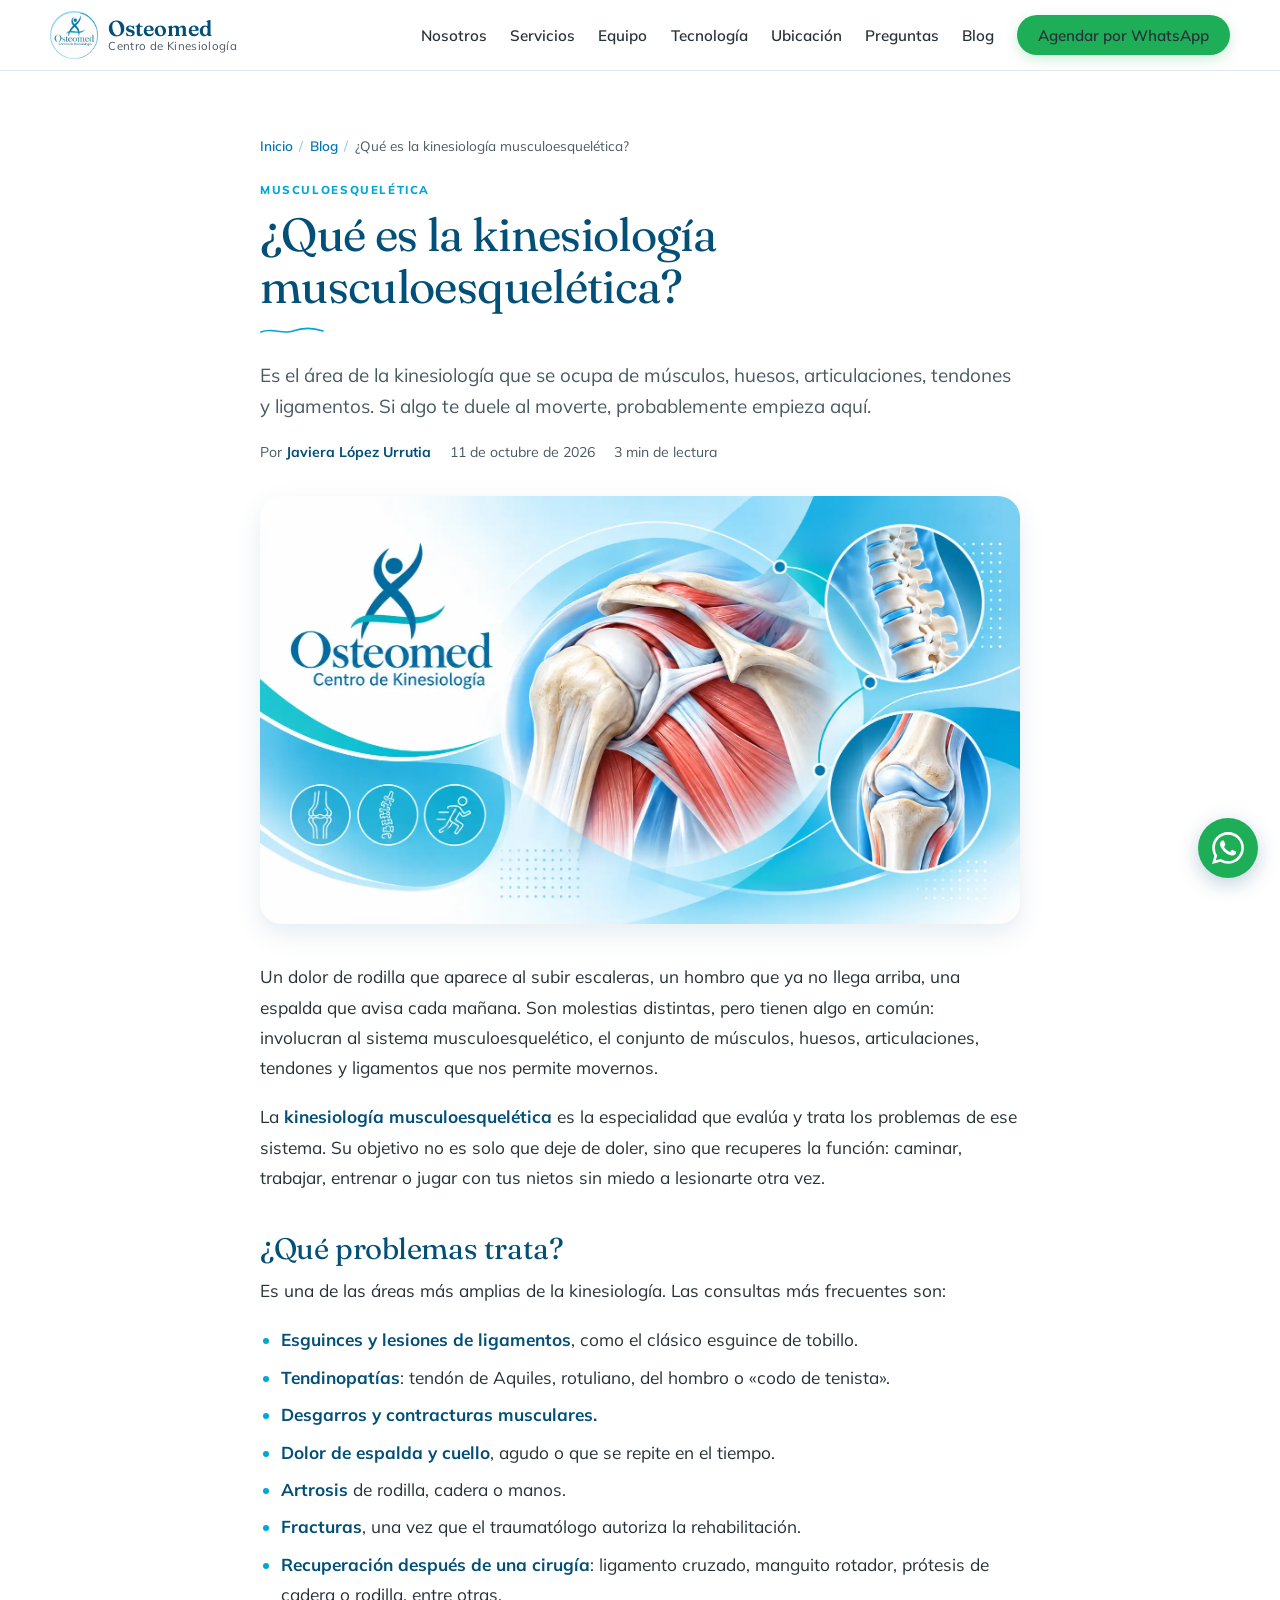
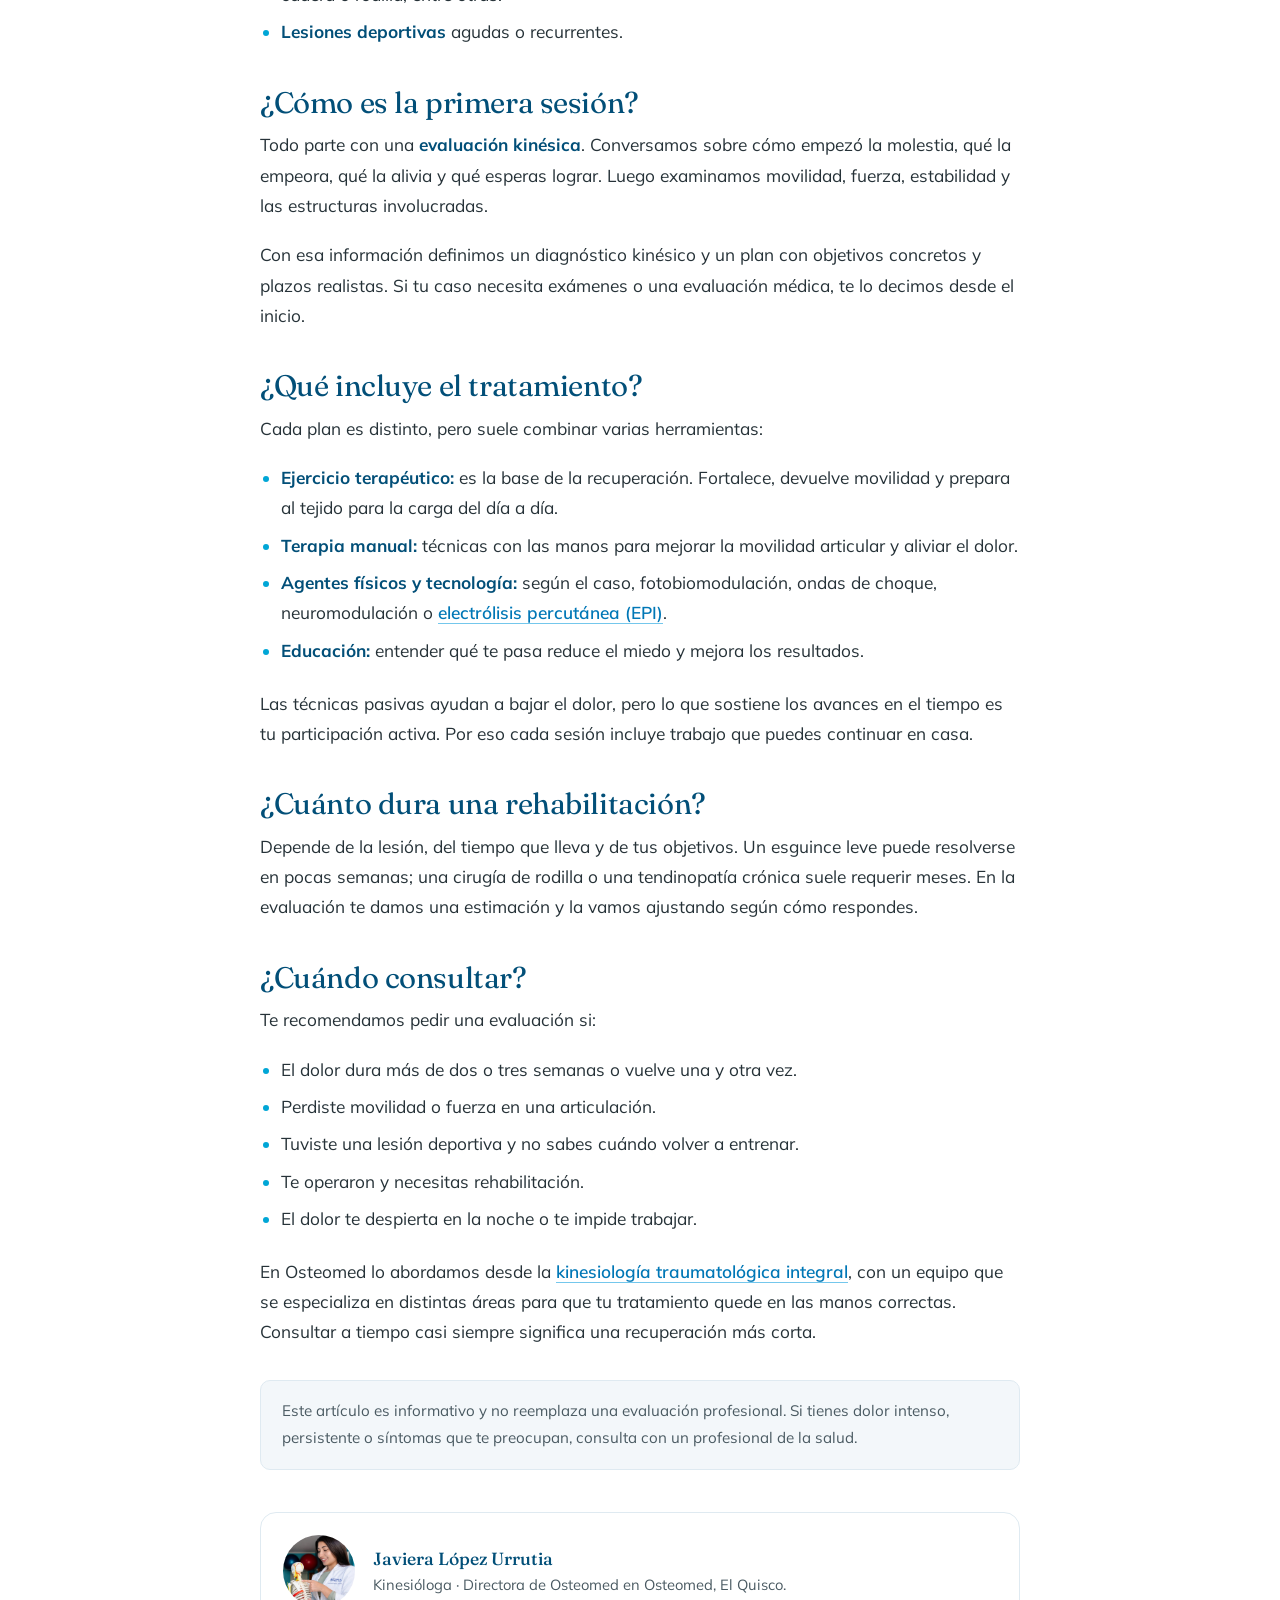
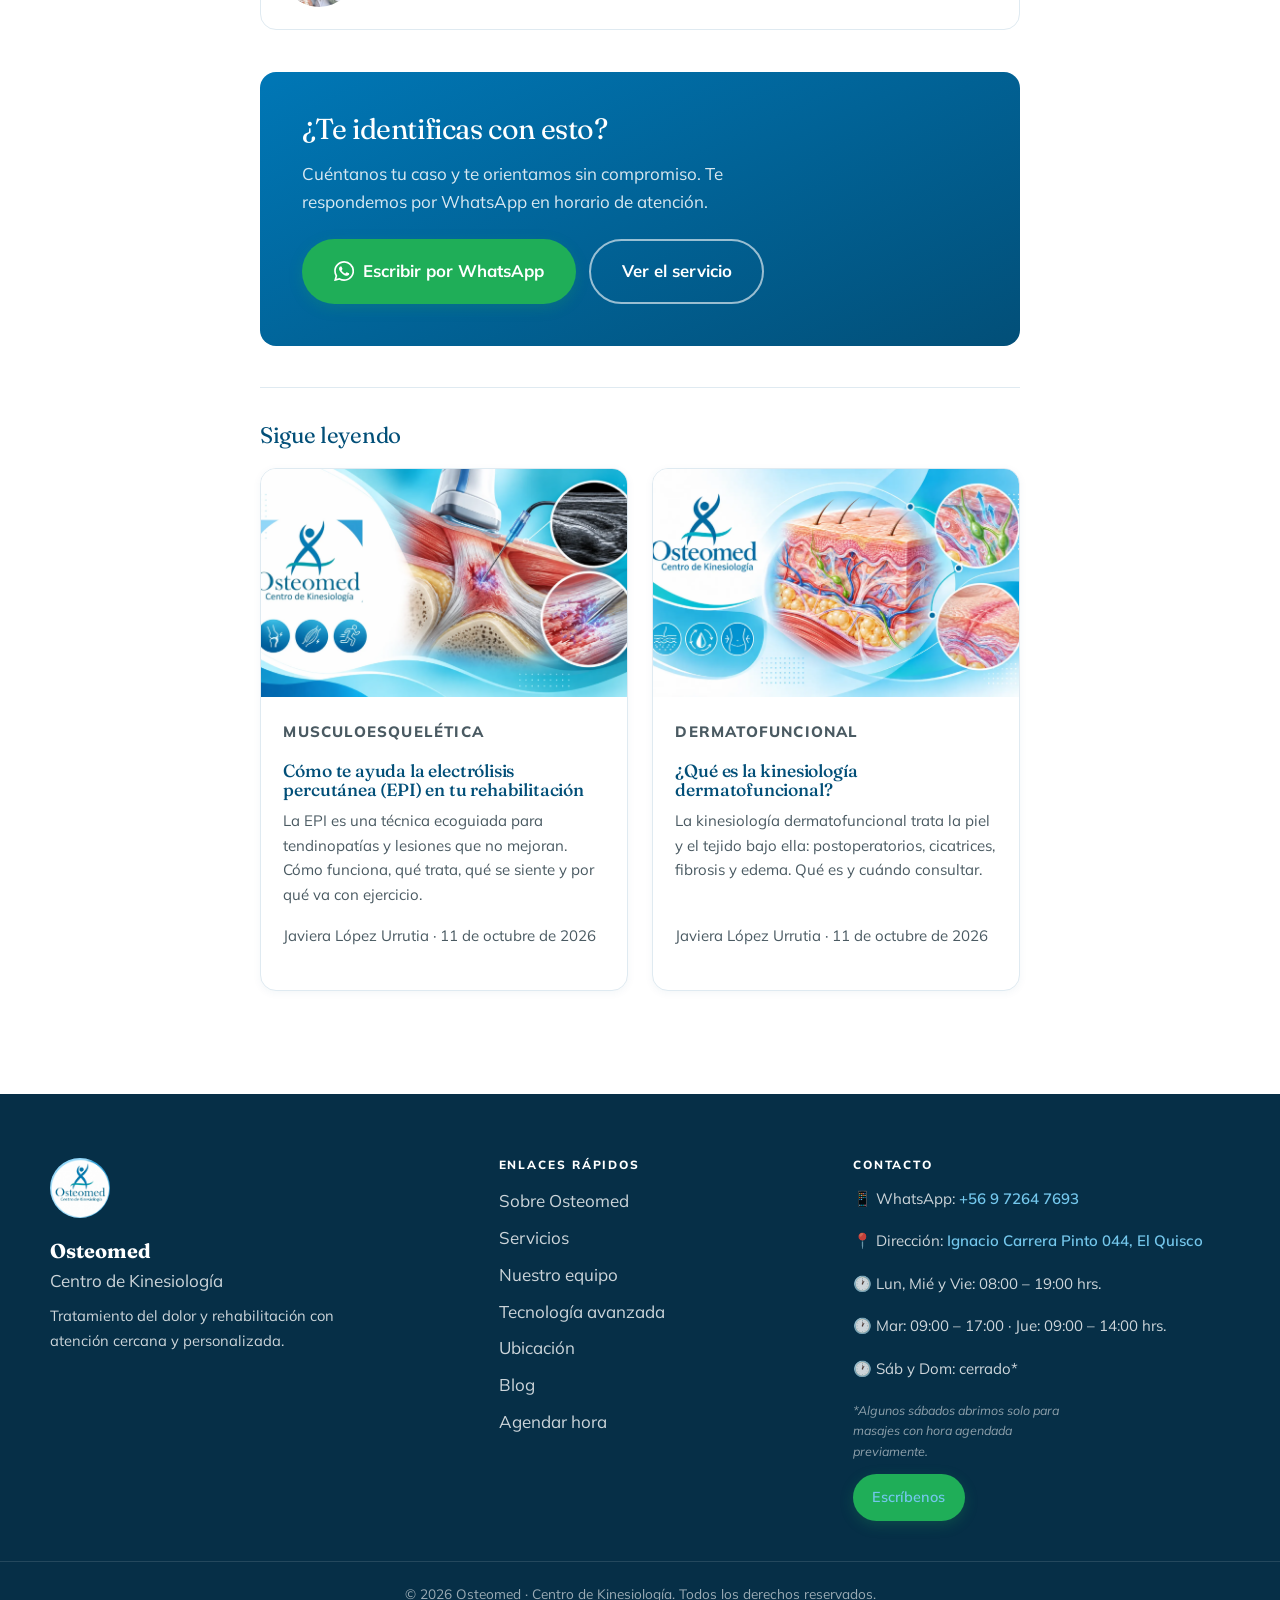
<file: blog/que-es-la-kinesiologia-musculoesqueletica/index.html>
<!DOCTYPE html>
<html lang="es-CL">
<head>
  <meta charset="UTF-8">
  <meta name="viewport" content="width=device-width, initial-scale=1.0">

  <title>Kinesiología musculoesquelética: qué es | Osteomed El Quisco</title>
  <meta name="description" content="Qué trata la kinesiología musculoesquelética, cómo es una evaluación y cuándo consultar por dolor, lesiones o una cirugía reciente. Osteomed, El Quisco.">
  <meta name="author" content="Javiera López Urrutia · Osteomed">
  <meta name="robots" content="index, follow, max-image-preview:large">
  <link rel="canonical" href="https://kinesiologiaosteomed.cl/blog/que-es-la-kinesiologia-musculoesqueletica/">

  <meta name="geo.region" content="CL-VS">
  <meta name="geo.placename" content="El Quisco, Valparaíso">

  <!-- Open Graph: así se ve al compartir por WhatsApp, Facebook, etc. -->
  <meta property="og:type" content="article">
  <meta property="og:locale" content="es_CL">
  <meta property="og:site_name" content="Osteomed · Centro de Kinesiología">
  <meta property="og:title" content="¿Qué es la kinesiología musculoesquelética?">
  <meta property="og:description" content="Qué trata la kinesiología musculoesquelética, cómo es una evaluación y cuándo consultar por dolor, lesiones o una cirugía reciente. Osteomed, El Quisco.">
  <meta property="og:url" content="https://kinesiologiaosteomed.cl/blog/que-es-la-kinesiologia-musculoesqueletica/">
  <meta property="og:image" content="https://kinesiologiaosteomed.cl/assets/blog/que-es-la-kinesiologia-musculoesqueletica.webp">
  <meta property="article:published_time" content="2026-10-11">
  <meta property="article:section" content="Musculoesquelética">
  <meta name="twitter:card" content="summary_large_image">

  <link rel="icon" type="image/png" href="/assets/logo.png">

  <link rel="preconnect" href="https://fonts.googleapis.com">
  <link rel="preconnect" href="https://fonts.gstatic.com" crossorigin>
  <!-- Usar el mismo <link> de Google Fonts que tiene index.html -->
  <link href="https://fonts.googleapis.com/css2?family=Fraunces:ital,opsz,wght@0,9..144,400;0,9..144,500;0,9..144,600;1,9..144,400;1,9..144,500&family=Mulish:wght@400;500;600;700;800&display=swap" rel="stylesheet">
  <link rel="stylesheet" href="/styles.css">

  <script type="application/ld+json">
  {
    "@context": "https://schema.org",
    "@graph": [
      {
        "@type": "BlogPosting",
        "headline": "¿Qué es la kinesiología musculoesquelética?",
        "description": "Qué trata la kinesiología musculoesquelética, cómo es una evaluación y cuándo consultar por dolor, lesiones o una cirugía reciente. Osteomed, El Quisco.",
        "image": "https://kinesiologiaosteomed.cl/assets/blog/que-es-la-kinesiologia-musculoesqueletica.webp",
        "datePublished": "2026-10-11",
        "dateModified": "2026-10-11",
        "inLanguage": "es-CL",
        "articleSection": "Musculoesquelética",
        "mainEntityOfPage": "https://kinesiologiaosteomed.cl/blog/que-es-la-kinesiologia-musculoesqueletica/",
        "author": {
          "@type": "Person",
          "name": "Javiera López Urrutia",
          "jobTitle": "Kinesióloga · Directora de Osteomed",
          "url": "https://kinesiologiaosteomed.cl/#equipo"
        },
        "publisher": {
          "@type": "MedicalClinic",
          "name": "Osteomed · Centro de Kinesiología",
          "url": "https://kinesiologiaosteomed.cl/",
          "logo": { "@type": "ImageObject", "url": "https://kinesiologiaosteomed.cl/assets/logo.png" },
          "telephone": "+56972647693",
          "address": {
            "@type": "PostalAddress",
            "streetAddress": "Ignacio Carrera Pinto 044",
            "addressLocality": "El Quisco",
            "addressRegion": "Valparaíso",
            "addressCountry": "CL"
          }
        }
      },
      {
        "@type": "BreadcrumbList",
        "itemListElement": [
          { "@type": "ListItem", "position": 1, "name": "Inicio", "item": "https://kinesiologiaosteomed.cl/" },
          { "@type": "ListItem", "position": 2, "name": "Blog", "item": "https://kinesiologiaosteomed.cl/blog/" },
          { "@type": "ListItem", "position": 3, "name": "¿Qué es la kinesiología musculoesquelética?" }
        ]
      }
    ]
  }
  </script>
</head>
<body>

  <!-- ===================== HEADER (igual al sitio, con rutas absolutas) ===================== -->
  <header class="site-header">
    <div class="container header-inner">
      <a href="/" class="brand" aria-label="Osteomed, ir al inicio">
        <img src="/assets/logo.png" alt="Logo Osteomed Centro de Kinesiología" class="brand-logo" width="48" height="48">
        <span class="brand-text"><strong>Osteomed</strong><small>Centro de Kinesiología</small></span>
      </a>
      <nav class="main-nav" id="mainNav" aria-label="Navegación principal">
        <a href="/#sobre">Nosotros</a>
        <a href="/#servicios">Servicios</a>
        <a href="/#equipo">Equipo</a>
        <a href="/#tecnologia">Tecnología</a>
        <a href="/#ubicacion">Ubicación</a>
        <a href="/#faq">Preguntas</a>
        <a href="/blog/" aria-current="page">Blog</a>
        <a href="/#agendar" class="btn btn-wa nav-cta">Agendar por WhatsApp</a>
      </nav>
      <button class="nav-toggle" id="navToggle" aria-label="Abrir menú" aria-expanded="false" aria-controls="mainNav">
        <span></span><span></span><span></span>
      </button>
    </div>
  </header>

  <main>
    <article class="post">
      <div class="post-wrap">

        <nav class="breadcrumbs" aria-label="Ruta de navegación">
          <ol>
            <li><a href="/">Inicio</a></li>
            <li><a href="/blog/">Blog</a></li>
            <li aria-current="page">¿Qué es la kinesiología musculoesquelética?</li>
          </ol>
        </nav>

        <header class="post-header">
          <p class="post-cat">Musculoesquelética</p>
          <h1>¿Qué es la kinesiología musculoesquelética?</h1>
          <p class="post-lead">Es el área de la kinesiología que se ocupa de músculos, huesos, articulaciones, tendones y ligamentos. Si algo te duele al moverte, probablemente empieza aquí.</p>
          <div class="post-meta">
            <span>Por <strong>Javiera López Urrutia</strong></span>
            <span><time datetime="2026-10-11">11 de octubre de 2026</time></span>
            <span>3 min de lectura</span>
          </div>
        </header>

        <figure class="post-figure">
          <img src="/assets/blog/que-es-la-kinesiologia-musculoesqueletica.webp" alt="Ilustración del sistema musculoesquelético: articulación del hombro, columna vertebral y rodilla, tratadas con kinesiología musculoesquelética en Osteomed" width="1672" height="941">
        </figure>

        <!-- ===================== CUERPO DEL ARTÍCULO =====================
             Un solo H1 (arriba). Aquí solo H2 y H3.
             Enlazar al menos una vez a un servicio de la home y,
             cuando existan, a otros artículos del blog.
        -->
        <div class="post-body">
<p>Un dolor de rodilla que aparece al subir escaleras, un hombro que ya no llega arriba, una espalda que avisa cada mañana. Son molestias distintas, pero tienen algo en común: involucran al sistema musculoesquelético, el conjunto de músculos, huesos, articulaciones, tendones y ligamentos que nos permite movernos.</p>
<p>La <strong>kinesiología musculoesquelética</strong> es la especialidad que evalúa y trata los problemas de ese sistema. Su objetivo no es solo que deje de doler, sino que recuperes la función: caminar, trabajar, entrenar o jugar con tus nietos sin miedo a lesionarte otra vez.</p>

<h2>¿Qué problemas trata?</h2>
<p>Es una de las áreas más amplias de la kinesiología. Las consultas más frecuentes son:</p>
<ul>
  <li><strong>Esguinces y lesiones de ligamentos</strong>, como el clásico esguince de tobillo.</li>
  <li><strong>Tendinopatías</strong>: tendón de Aquiles, rotuliano, del hombro o «codo de tenista».</li>
  <li><strong>Desgarros y contracturas musculares.</strong></li>
  <li><strong>Dolor de espalda y cuello</strong>, agudo o que se repite en el tiempo.</li>
  <li><strong>Artrosis</strong> de rodilla, cadera o manos.</li>
  <li><strong>Fracturas</strong>, una vez que el traumatólogo autoriza la rehabilitación.</li>
  <li><strong>Recuperación después de una cirugía</strong>: ligamento cruzado, manguito rotador, prótesis de cadera o rodilla, entre otras.</li>
  <li><strong>Lesiones deportivas</strong> agudas o recurrentes.</li>
</ul>

<h2>¿Cómo es la primera sesión?</h2>
<p>Todo parte con una <strong>evaluación kinésica</strong>. Conversamos sobre cómo empezó la molestia, qué la empeora, qué la alivia y qué esperas lograr. Luego examinamos movilidad, fuerza, estabilidad y las estructuras involucradas.</p>
<p>Con esa información definimos un diagnóstico kinésico y un plan con objetivos concretos y plazos realistas. Si tu caso necesita exámenes o una evaluación médica, te lo decimos desde el inicio.</p>

<h2>¿Qué incluye el tratamiento?</h2>
<p>Cada plan es distinto, pero suele combinar varias herramientas:</p>
<ul>
  <li><strong>Ejercicio terapéutico:</strong> es la base de la recuperación. Fortalece, devuelve movilidad y prepara al tejido para la carga del día a día.</li>
  <li><strong>Terapia manual:</strong> técnicas con las manos para mejorar la movilidad articular y aliviar el dolor.</li>
  <li><strong>Agentes físicos y tecnología:</strong> según el caso, fotobiomodulación, ondas de choque, neuromodulación o <a href="/blog/electrolisis-percutanea-epi-rehabilitacion/">electrólisis percutánea (EPI)</a>.</li>
  <li><strong>Educación:</strong> entender qué te pasa reduce el miedo y mejora los resultados.</li>
</ul>
<p>Las técnicas pasivas ayudan a bajar el dolor, pero lo que sostiene los avances en el tiempo es tu participación activa. Por eso cada sesión incluye trabajo que puedes continuar en casa.</p>

<h2>¿Cuánto dura una rehabilitación?</h2>
<p>Depende de la lesión, del tiempo que lleva y de tus objetivos. Un esguince leve puede resolverse en pocas semanas; una cirugía de rodilla o una tendinopatía crónica suele requerir meses. En la evaluación te damos una estimación y la vamos ajustando según cómo respondes.</p>

<h2>¿Cuándo consultar?</h2>
<p>Te recomendamos pedir una evaluación si:</p>
<ul>
  <li>El dolor dura más de dos o tres semanas o vuelve una y otra vez.</li>
  <li>Perdiste movilidad o fuerza en una articulación.</li>
  <li>Tuviste una lesión deportiva y no sabes cuándo volver a entrenar.</li>
  <li>Te operaron y necesitas rehabilitación.</li>
  <li>El dolor te despierta en la noche o te impide trabajar.</li>
</ul>
<p>En Osteomed lo abordamos desde la <a href="/#servicios">kinesiología traumatológica integral</a>, con un equipo que se especializa en distintas áreas para que tu tratamiento quede en las manos correctas. Consultar a tiempo casi siempre significa una recuperación más corta.</p>
<p class="post-note">Este artículo es informativo y no reemplaza una evaluación profesional. Si tienes dolor intenso, persistente o síntomas que te preocupan, consulta con un profesional de la salud.</p>

        </div>

        <!-- Autora -->
        <aside class="post-author" aria-label="Sobre la autora">
          <img src="/assets/team-javiera.jpg" alt="Javiera López Urrutia" width="72" height="72" loading="lazy">
          <p><strong>Javiera López Urrutia</strong>Kinesióloga · Directora de Osteomed en Osteomed, El Quisco.</p>
        </aside>

        <!-- CTA -->
        <section class="post-cta" aria-labelledby="cta-title">
          <h2 id="cta-title">¿Te identificas con esto?</h2>
          <p>Cuéntanos tu caso y te orientamos sin compromiso. Te respondemos por WhatsApp en horario de atención.</p>
          <div class="post-cta-actions">
            <a href="/#agendar" class="btn btn-wa btn-lg" data-wa-msg="Hola 👋, leí el artículo sobre kinesiología musculoesquelética y quisiera consultar por mi caso.">
              <svg class="wa-icon" viewBox="0 0 24 24" aria-hidden="true"><path d="M17.47 14.38c-.3-.15-1.76-.87-2.03-.97-.27-.1-.47-.15-.67.15-.2.3-.77.97-.94 1.16-.17.2-.35.22-.64.07-.3-.15-1.26-.46-2.39-1.47-.88-.79-1.48-1.76-1.65-2.06-.17-.3-.02-.46.13-.6.13-.14.3-.35.45-.52.15-.18.2-.3.3-.5.1-.2.05-.37-.03-.52-.07-.15-.67-1.61-.92-2.2-.24-.58-.49-.5-.67-.51h-.57c-.2 0-.52.07-.79.37-.27.3-1.04 1.02-1.04 2.48s1.07 2.88 1.21 3.07c.15.2 2.1 3.2 5.08 4.49.71.3 1.26.49 1.7.63.71.22 1.36.19 1.87.12.57-.09 1.76-.72 2-1.42.25-.7.25-1.29.18-1.41-.08-.13-.27-.2-.57-.35m-5.42 7.4h-.01a9.87 9.87 0 0 1-5.03-1.38l-.36-.21-3.74.98 1-3.65-.24-.37a9.86 9.86 0 0 1-1.51-5.26c0-5.45 4.44-9.88 9.89-9.88 2.64 0 5.12 1.03 6.99 2.9a9.83 9.83 0 0 1 2.89 6.99c0 5.45-4.44 9.88-9.88 9.88m8.41-18.3A11.82 11.82 0 0 0 12.05 0C5.5 0 .16 5.34.16 11.89c0 2.1.55 4.14 1.59 5.95L.06 24l6.3-1.65a11.88 11.88 0 0 0 5.69 1.45h.01c6.55 0 11.89-5.34 11.89-11.89a11.82 11.82 0 0 0-3.48-8.41z"/></svg>
              Escribir por WhatsApp
            </a>
            <a href="/#servicios" class="btn btn-ghost btn-lg">Ver el servicio</a>
          </div>
        </section>

        <section class="post-related" aria-labelledby="rel-title">
          <h2 id="rel-title">Sigue leyendo</h2>
          <div class="post-grid">
          <article class="post-card">
            <a href="/blog/electrolisis-percutanea-epi-rehabilitacion/" class="post-card-img" tabindex="-1" aria-hidden="true">
              <img src="/assets/blog/electrolisis-percutanea-epi-rehabilitacion.webp" alt="" width="1672" height="941" loading="lazy">
            </a>
            <div class="post-card-body">
              <p class="post-cat">Musculoesquelética</p>
              <h3><a href="/blog/electrolisis-percutanea-epi-rehabilitacion/">Cómo te ayuda la electrólisis percutánea (EPI) en tu rehabilitación</a></h3>
              <p>La EPI es una técnica ecoguiada para tendinopatías y lesiones que no mejoran. Cómo funciona, qué trata, qué se siente y por qué va con ejercicio.</p>
              <p class="post-card-meta">Javiera López Urrutia · <time datetime="2026-10-11">11 de octubre de 2026</time></p>
            </div>
          </article>
          <article class="post-card">
            <a href="/blog/que-es-la-kinesiologia-dermatofuncional/" class="post-card-img" tabindex="-1" aria-hidden="true">
              <img src="/assets/blog/que-es-la-kinesiologia-dermatofuncional.webp" alt="" width="1672" height="941" loading="lazy">
            </a>
            <div class="post-card-body">
              <p class="post-cat">Dermatofuncional</p>
              <h3><a href="/blog/que-es-la-kinesiologia-dermatofuncional/">¿Qué es la kinesiología dermatofuncional?</a></h3>
              <p>La kinesiología dermatofuncional trata la piel y el tejido bajo ella: postoperatorios, cicatrices, fibrosis y edema. Qué es y cuándo consultar.</p>
              <p class="post-card-meta">Javiera López Urrutia · <time datetime="2026-10-11">11 de octubre de 2026</time></p>
            </div>
          </article>
          </div>
        </section>

      </div>
    </article>
  </main>

  <!-- ===================== FOOTER ===================== -->
  <footer class="site-footer">
    <div class="container footer-grid">
      <div class="footer-brand">
        <img src="/assets/logo.png" alt="Logo Osteomed" class="footer-logo" width="60" height="60" loading="lazy">
        <strong>Osteomed</strong><br>Centro de Kinesiología
        <p class="footer-tag">Tratamiento del dolor y rehabilitación con atención cercana y personalizada.</p>
      </div>
      <div class="footer-col">
        <h3>Enlaces rápidos</h3>
        <ul>
          <li><a href="/#sobre">Sobre Osteomed</a></li>
          <li><a href="/#servicios">Servicios</a></li>
          <li><a href="/#equipo">Nuestro equipo</a></li>
          <li><a href="/#tecnologia">Tecnología avanzada</a></li>
          <li><a href="/#ubicacion">Ubicación</a></li>
          <li><a href="/blog/">Blog</a></li>
          <li><a href="/#agendar">Agendar hora</a></li>
        </ul>
      </div>
      <div class="footer-col footer-contact">
        <h3>Contacto</h3>
        <ul>
          <li>📱 WhatsApp: <a href="#" id="footerWa">+56 9 7264 7693</a></li>
          <li>📍 Dirección: <a href="https://maps.app.goo.gl/KKimd9kYUYvbPtDLA" target="_blank" rel="noopener">Ignacio Carrera Pinto 044, El Quisco</a></li>
          <li>🕐 Lun, Mié y Vie: 08:00 – 19:00 hrs.</li>
          <li>🕐 Mar: 09:00 – 17:00 · Jue: 09:00 – 14:00 hrs.</li>
          <li>🕐 Sáb y Dom: cerrado*</li>
        </ul>
        <p class="footer-hours-note">*Algunos sábados abrimos solo para masajes con hora agendada previamente.</p>
        <a href="/#agendar" class="btn btn-wa btn-sm">Escríbenos</a>
      </div>
    </div>
    <div class="footer-bottom">
      <div class="container">
        <p>© <span id="year"></span> Osteomed · Centro de Kinesiología. Todos los derechos reservados.</p>
      </div>
    </div>
  </footer>

  <a href="#" class="wa-float" id="waFloat" aria-label="Escribir por WhatsApp">
    <svg viewBox="0 0 24 24" aria-hidden="true"><path d="M17.47 14.38c-.3-.15-1.76-.87-2.03-.97-.27-.1-.47-.15-.67.15-.2.3-.77.97-.94 1.16-.17.2-.35.22-.64.07-.3-.15-1.26-.46-2.39-1.47-.88-.79-1.48-1.76-1.65-2.06-.17-.3-.02-.46.13-.6.13-.14.3-.35.45-.52.15-.18.2-.3.3-.5.1-.2.05-.37-.03-.52-.07-.15-.67-1.61-.92-2.2-.24-.58-.49-.5-.67-.51h-.57c-.2 0-.52.07-.79.37-.27.3-1.04 1.02-1.04 2.48s1.07 2.88 1.21 3.07c.15.2 2.1 3.2 5.08 4.49.71.3 1.26.49 1.7.63.71.22 1.36.19 1.87.12.57-.09 1.76-.72 2-1.42.25-.7.25-1.29.18-1.41-.08-.13-.27-.2-.57-.35m-5.42 7.4h-.01a9.87 9.87 0 0 1-5.03-1.38l-.36-.21-3.74.98 1-3.65-.24-.37a9.86 9.86 0 0 1-1.51-5.26c0-5.45 4.44-9.88 9.89-9.88 2.64 0 5.12 1.03 6.99 2.9a9.83 9.83 0 0 1 2.89 6.99c0 5.45-4.44 9.88-9.88 9.88m8.41-18.3A11.82 11.82 0 0 0 12.05 0C5.5 0 .16 5.34.16 11.89c0 2.1.55 4.14 1.59 5.95L.06 24l6.3-1.65a11.88 11.88 0 0 0 5.69 1.45h.01c6.55 0 11.89-5.34 11.89-11.89a11.82 11.82 0 0 0-3.48-8.41z"/></svg>
  </a>

  <script src="/script.js"></script>
</body>
</html>
</file>
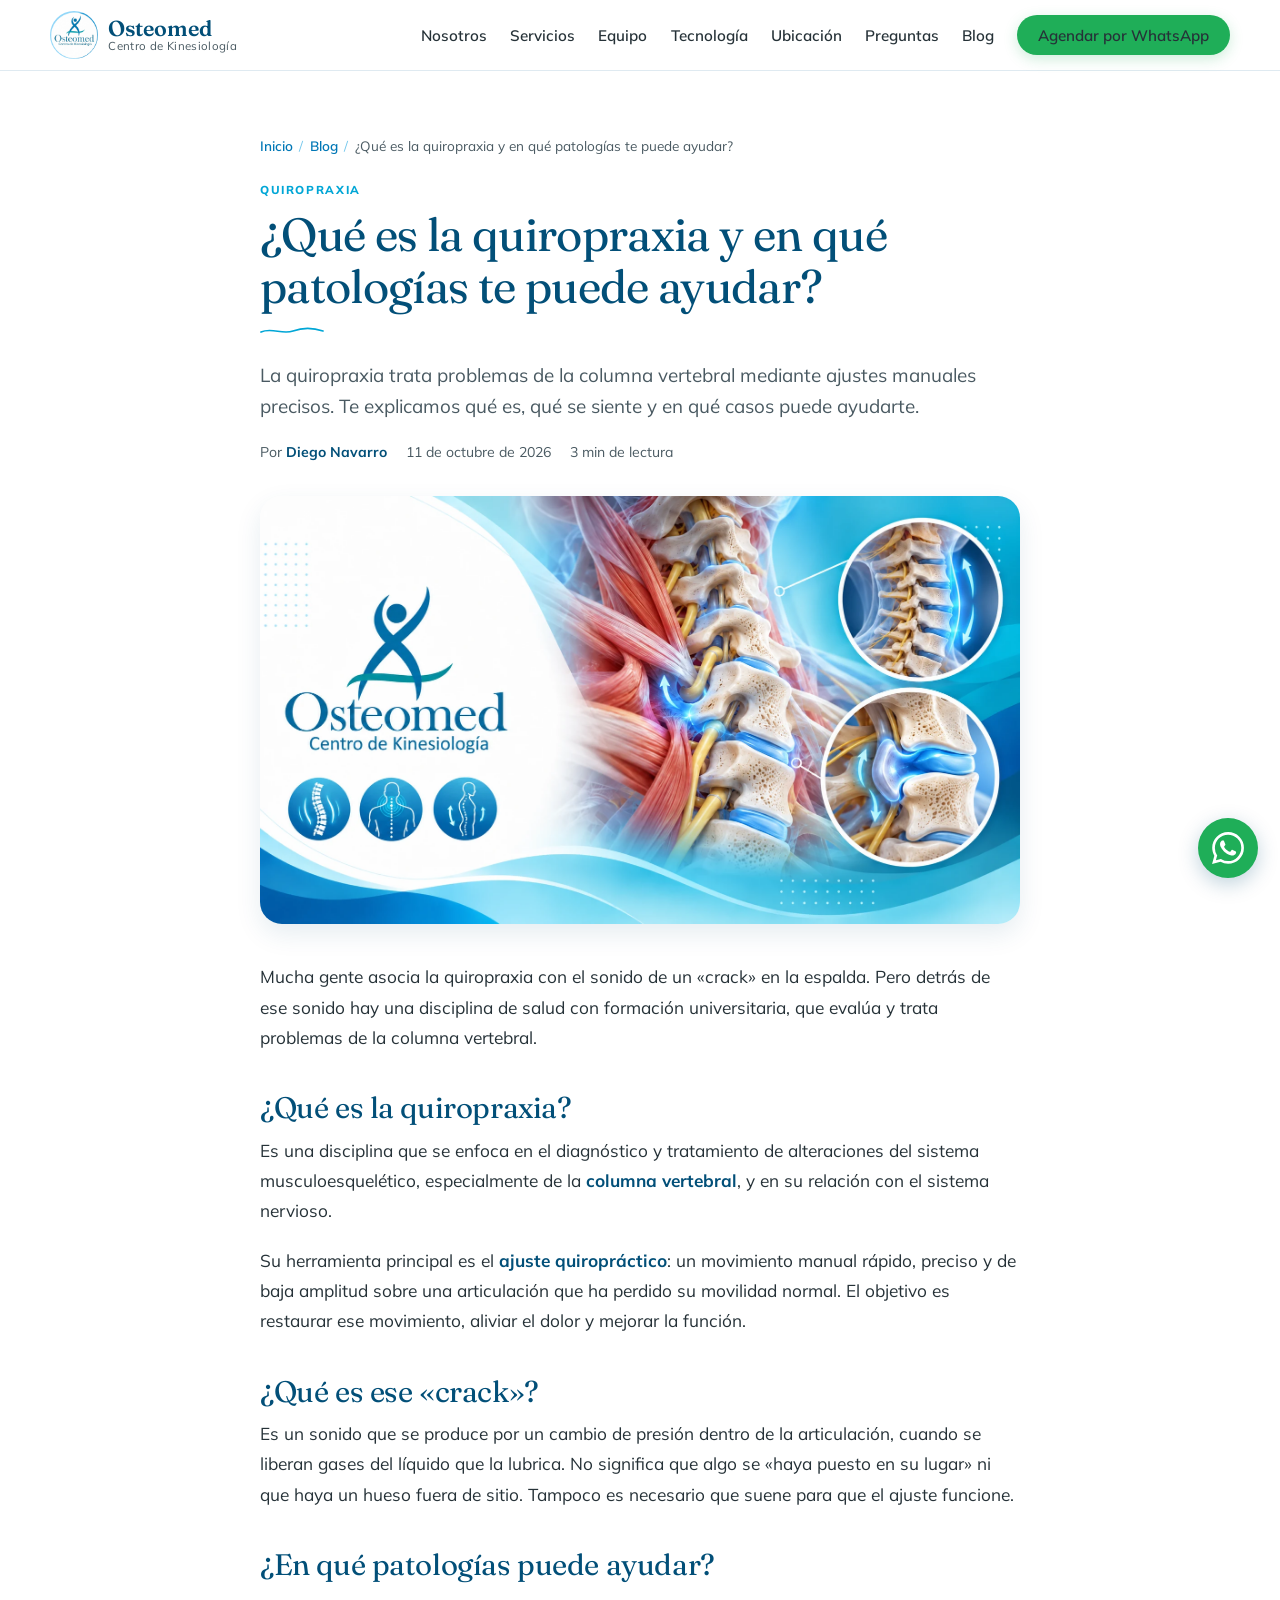
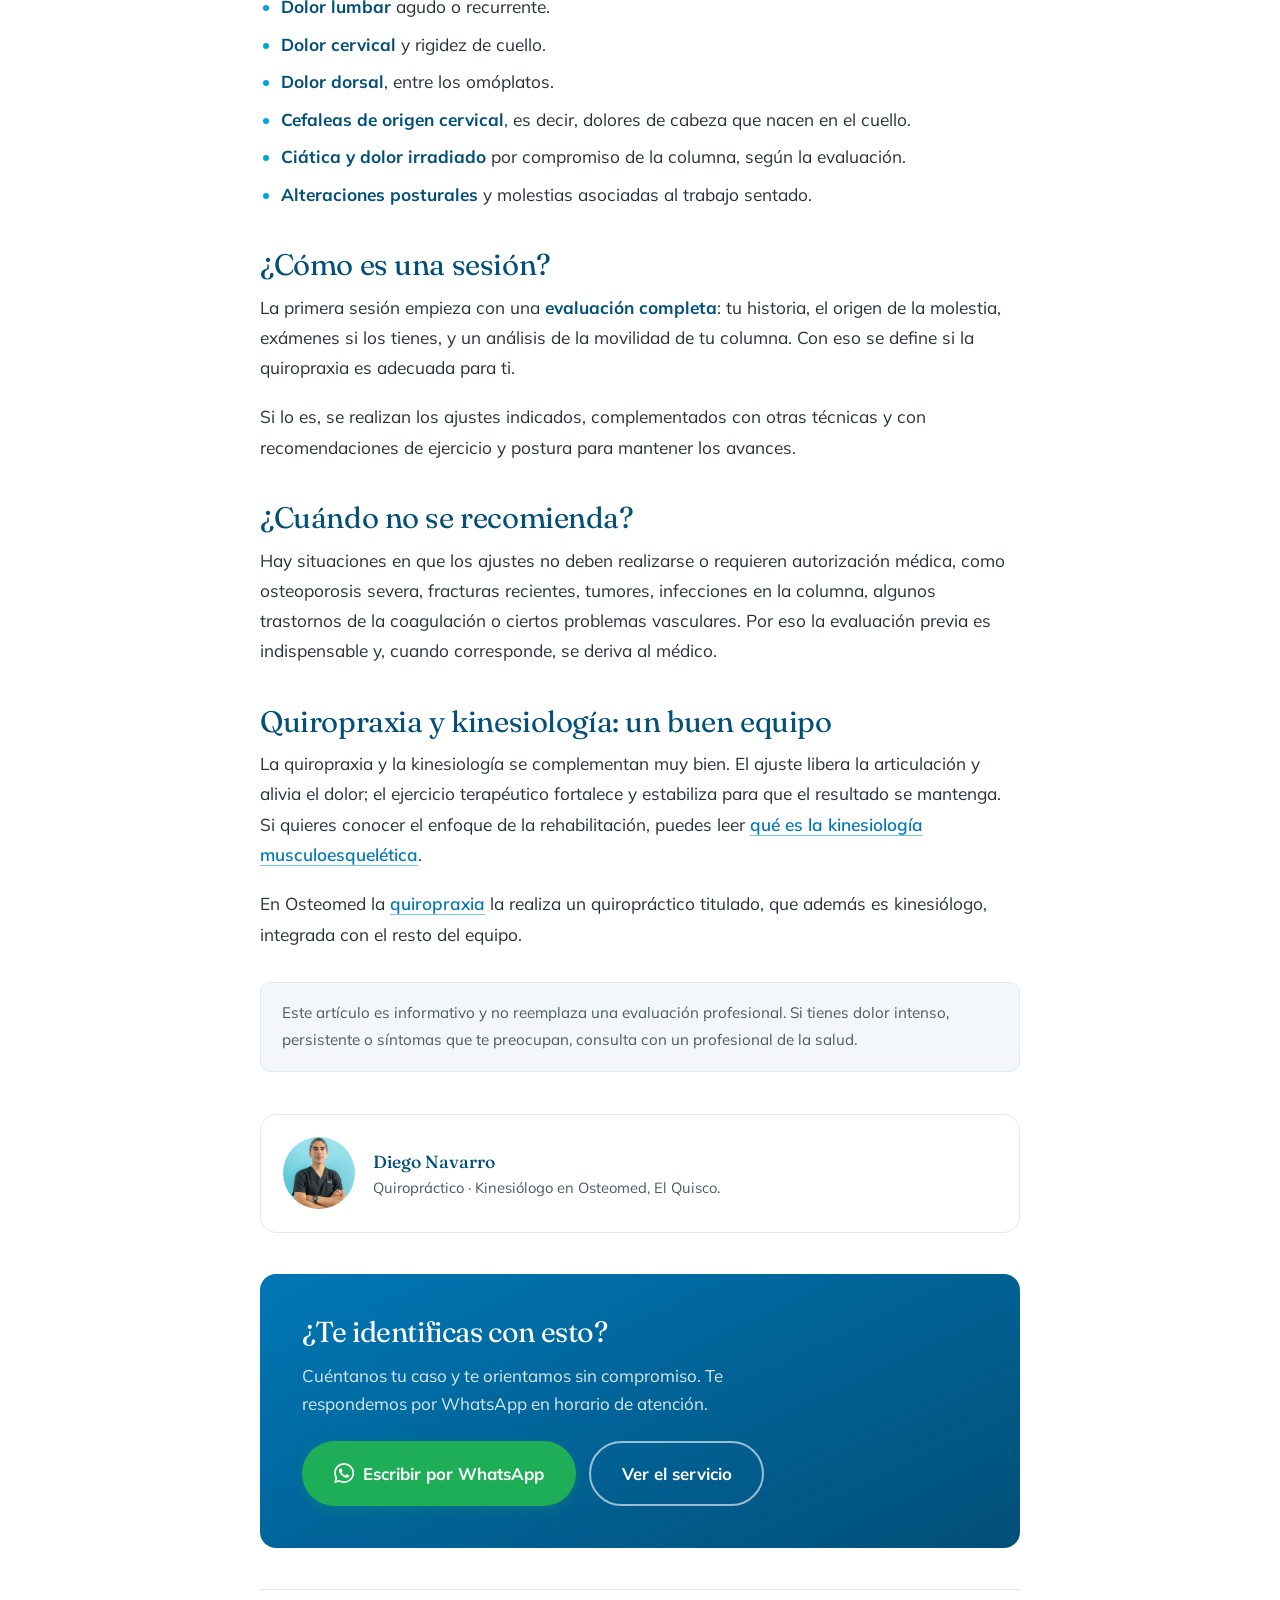
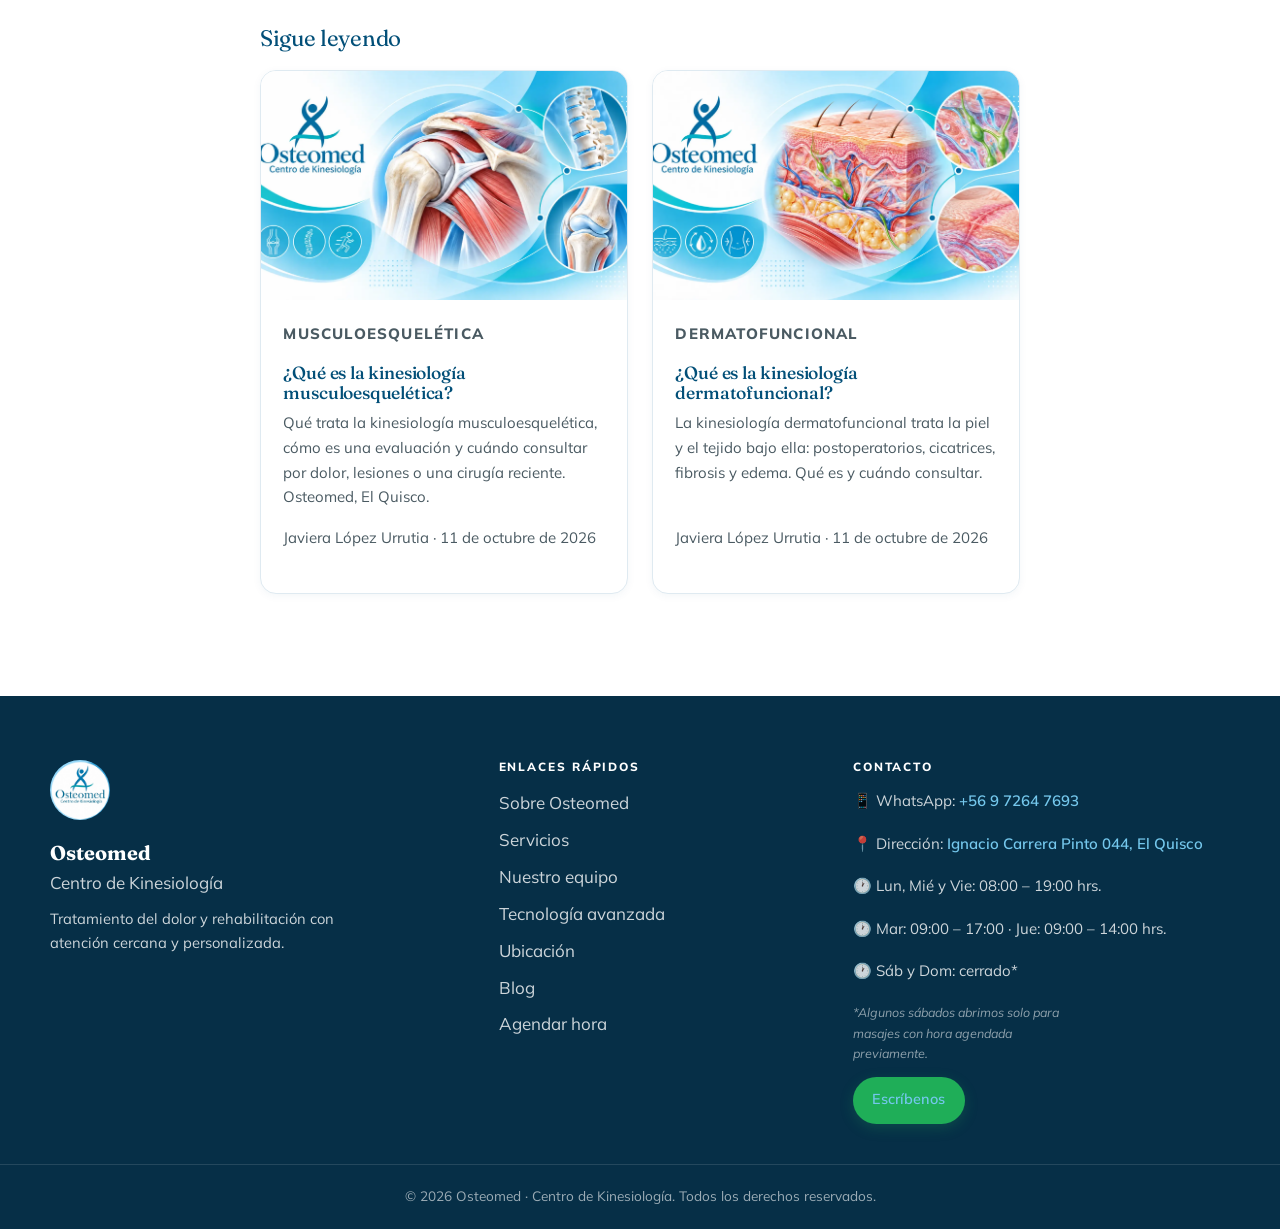
<file: blog/que-es-la-quiropraxia/index.html>
<!DOCTYPE html>
<html lang="es-CL">
<head>
  <meta charset="UTF-8">
  <meta name="viewport" content="width=device-width, initial-scale=1.0">

  <title>Quiropraxia: qué es y qué trata | Osteomed El Quisco</title>
  <meta name="description" content="Qué hace un quiropráctico, cómo es un ajuste vertebral, qué molestias trata y cuándo no se recomienda. Quiropraxia en Osteomed, El Quisco.">
  <meta name="author" content="Diego Navarro · Osteomed">
  <meta name="robots" content="index, follow, max-image-preview:large">
  <link rel="canonical" href="https://kinesiologiaosteomed.cl/blog/que-es-la-quiropraxia/">

  <meta name="geo.region" content="CL-VS">
  <meta name="geo.placename" content="El Quisco, Valparaíso">

  <!-- Open Graph: así se ve al compartir por WhatsApp, Facebook, etc. -->
  <meta property="og:type" content="article">
  <meta property="og:locale" content="es_CL">
  <meta property="og:site_name" content="Osteomed · Centro de Kinesiología">
  <meta property="og:title" content="¿Qué es la quiropraxia y en qué patologías te puede ayudar?">
  <meta property="og:description" content="Qué hace un quiropráctico, cómo es un ajuste vertebral, qué molestias trata y cuándo no se recomienda. Quiropraxia en Osteomed, El Quisco.">
  <meta property="og:url" content="https://kinesiologiaosteomed.cl/blog/que-es-la-quiropraxia/">
  <meta property="og:image" content="https://kinesiologiaosteomed.cl/assets/blog/que-es-la-quiropraxia.webp">
  <meta property="article:published_time" content="2026-10-11">
  <meta property="article:section" content="Quiropraxia">
  <meta name="twitter:card" content="summary_large_image">

  <link rel="icon" type="image/png" href="/assets/logo.png">

  <link rel="preconnect" href="https://fonts.googleapis.com">
  <link rel="preconnect" href="https://fonts.gstatic.com" crossorigin>
  <!-- Usar el mismo <link> de Google Fonts que tiene index.html -->
  <link href="https://fonts.googleapis.com/css2?family=Fraunces:ital,opsz,wght@0,9..144,400;0,9..144,500;0,9..144,600;1,9..144,400;1,9..144,500&family=Mulish:wght@400;500;600;700;800&display=swap" rel="stylesheet">
  <link rel="stylesheet" href="/styles.css">

  <script type="application/ld+json">
  {
    "@context": "https://schema.org",
    "@graph": [
      {
        "@type": "BlogPosting",
        "headline": "¿Qué es la quiropraxia y en qué patologías te puede ayudar?",
        "description": "Qué hace un quiropráctico, cómo es un ajuste vertebral, qué molestias trata y cuándo no se recomienda. Quiropraxia en Osteomed, El Quisco.",
        "image": "https://kinesiologiaosteomed.cl/assets/blog/que-es-la-quiropraxia.webp",
        "datePublished": "2026-10-11",
        "dateModified": "2026-10-11",
        "inLanguage": "es-CL",
        "articleSection": "Quiropraxia",
        "mainEntityOfPage": "https://kinesiologiaosteomed.cl/blog/que-es-la-quiropraxia/",
        "author": {
          "@type": "Person",
          "name": "Diego Navarro",
          "jobTitle": "Quiropráctico · Kinesiólogo",
          "url": "https://kinesiologiaosteomed.cl/#equipo"
        },
        "publisher": {
          "@type": "MedicalClinic",
          "name": "Osteomed · Centro de Kinesiología",
          "url": "https://kinesiologiaosteomed.cl/",
          "logo": { "@type": "ImageObject", "url": "https://kinesiologiaosteomed.cl/assets/logo.png" },
          "telephone": "+56972647693",
          "address": {
            "@type": "PostalAddress",
            "streetAddress": "Ignacio Carrera Pinto 044",
            "addressLocality": "El Quisco",
            "addressRegion": "Valparaíso",
            "addressCountry": "CL"
          }
        }
      },
      {
        "@type": "BreadcrumbList",
        "itemListElement": [
          { "@type": "ListItem", "position": 1, "name": "Inicio", "item": "https://kinesiologiaosteomed.cl/" },
          { "@type": "ListItem", "position": 2, "name": "Blog", "item": "https://kinesiologiaosteomed.cl/blog/" },
          { "@type": "ListItem", "position": 3, "name": "¿Qué es la quiropraxia y en qué patologías te puede ayudar?" }
        ]
      }
    ]
  }
  </script>
</head>
<body>

  <!-- ===================== HEADER (igual al sitio, con rutas absolutas) ===================== -->
  <header class="site-header">
    <div class="container header-inner">
      <a href="/" class="brand" aria-label="Osteomed, ir al inicio">
        <img src="/assets/logo.png" alt="Logo Osteomed Centro de Kinesiología" class="brand-logo" width="48" height="48">
        <span class="brand-text"><strong>Osteomed</strong><small>Centro de Kinesiología</small></span>
      </a>
      <nav class="main-nav" id="mainNav" aria-label="Navegación principal">
        <a href="/#sobre">Nosotros</a>
        <a href="/#servicios">Servicios</a>
        <a href="/#equipo">Equipo</a>
        <a href="/#tecnologia">Tecnología</a>
        <a href="/#ubicacion">Ubicación</a>
        <a href="/#faq">Preguntas</a>
        <a href="/blog/" aria-current="page">Blog</a>
        <a href="/#agendar" class="btn btn-wa nav-cta">Agendar por WhatsApp</a>
      </nav>
      <button class="nav-toggle" id="navToggle" aria-label="Abrir menú" aria-expanded="false" aria-controls="mainNav">
        <span></span><span></span><span></span>
      </button>
    </div>
  </header>

  <main>
    <article class="post">
      <div class="post-wrap">

        <nav class="breadcrumbs" aria-label="Ruta de navegación">
          <ol>
            <li><a href="/">Inicio</a></li>
            <li><a href="/blog/">Blog</a></li>
            <li aria-current="page">¿Qué es la quiropraxia y en qué patologías te puede ayudar?</li>
          </ol>
        </nav>

        <header class="post-header">
          <p class="post-cat">Quiropraxia</p>
          <h1>¿Qué es la quiropraxia y en qué patologías te puede ayudar?</h1>
          <p class="post-lead">La quiropraxia trata problemas de la columna vertebral mediante ajustes manuales precisos. Te explicamos qué es, qué se siente y en qué casos puede ayudarte.</p>
          <div class="post-meta">
            <span>Por <strong>Diego Navarro</strong></span>
            <span><time datetime="2026-10-11">11 de octubre de 2026</time></span>
            <span>3 min de lectura</span>
          </div>
        </header>

        <figure class="post-figure">
          <img src="/assets/blog/que-es-la-quiropraxia.webp" alt="Ilustración de la columna cervical y sus vértebras en un ajuste quiropráctico, Osteomed" width="1672" height="941">
        </figure>

        <!-- ===================== CUERPO DEL ARTÍCULO =====================
             Un solo H1 (arriba). Aquí solo H2 y H3.
             Enlazar al menos una vez a un servicio de la home y,
             cuando existan, a otros artículos del blog.
        -->
        <div class="post-body">
<p>Mucha gente asocia la quiropraxia con el sonido de un «crack» en la espalda. Pero detrás de ese sonido hay una disciplina de salud con formación universitaria, que evalúa y trata problemas de la columna vertebral.</p>

<h2>¿Qué es la quiropraxia?</h2>
<p>Es una disciplina que se enfoca en el diagnóstico y tratamiento de alteraciones del sistema musculoesquelético, especialmente de la <strong>columna vertebral</strong>, y en su relación con el sistema nervioso.</p>
<p>Su herramienta principal es el <strong>ajuste quiropráctico</strong>: un movimiento manual rápido, preciso y de baja amplitud sobre una articulación que ha perdido su movilidad normal. El objetivo es restaurar ese movimiento, aliviar el dolor y mejorar la función.</p>

<h2>¿Qué es ese «crack»?</h2>
<p>Es un sonido que se produce por un cambio de presión dentro de la articulación, cuando se liberan gases del líquido que la lubrica. No significa que algo se «haya puesto en su lugar» ni que haya un hueso fuera de sitio. Tampoco es necesario que suene para que el ajuste funcione.</p>

<h2>¿En qué patologías puede ayudar?</h2>
<ul>
  <li><strong>Dolor lumbar</strong> agudo o recurrente.</li>
  <li><strong>Dolor cervical</strong> y rigidez de cuello.</li>
  <li><strong>Dolor dorsal</strong>, entre los omóplatos.</li>
  <li><strong>Cefaleas de origen cervical</strong>, es decir, dolores de cabeza que nacen en el cuello.</li>
  <li><strong>Ciática y dolor irradiado</strong> por compromiso de la columna, según la evaluación.</li>
  <li><strong>Alteraciones posturales</strong> y molestias asociadas al trabajo sentado.</li>
</ul>

<h2>¿Cómo es una sesión?</h2>
<p>La primera sesión empieza con una <strong>evaluación completa</strong>: tu historia, el origen de la molestia, exámenes si los tienes, y un análisis de la movilidad de tu columna. Con eso se define si la quiropraxia es adecuada para ti.</p>
<p>Si lo es, se realizan los ajustes indicados, complementados con otras técnicas y con recomendaciones de ejercicio y postura para mantener los avances.</p>

<h2>¿Cuándo no se recomienda?</h2>
<p>Hay situaciones en que los ajustes no deben realizarse o requieren autorización médica, como osteoporosis severa, fracturas recientes, tumores, infecciones en la columna, algunos trastornos de la coagulación o ciertos problemas vasculares. Por eso la evaluación previa es indispensable y, cuando corresponde, se deriva al médico.</p>

<h2>Quiropraxia y kinesiología: un buen equipo</h2>
<p>La quiropraxia y la kinesiología se complementan muy bien. El ajuste libera la articulación y alivia el dolor; el ejercicio terapéutico fortalece y estabiliza para que el resultado se mantenga. Si quieres conocer el enfoque de la rehabilitación, puedes leer <a href="/blog/que-es-la-kinesiologia-musculoesqueletica/">qué es la kinesiología musculoesquelética</a>.</p>
<p>En Osteomed la <a href="/#servicios">quiropraxia</a> la realiza un quiropráctico titulado, que además es kinesiólogo, integrada con el resto del equipo.</p>
<p class="post-note">Este artículo es informativo y no reemplaza una evaluación profesional. Si tienes dolor intenso, persistente o síntomas que te preocupan, consulta con un profesional de la salud.</p>

        </div>

        <!-- Autora -->
        <aside class="post-author" aria-label="Sobre el autor">
          <img src="/assets/team-diego.jpg" alt="Diego Navarro" width="72" height="72" loading="lazy">
          <p><strong>Diego Navarro</strong>Quiropráctico · Kinesiólogo en Osteomed, El Quisco.</p>
        </aside>

        <!-- CTA -->
        <section class="post-cta" aria-labelledby="cta-title">
          <h2 id="cta-title">¿Te identificas con esto?</h2>
          <p>Cuéntanos tu caso y te orientamos sin compromiso. Te respondemos por WhatsApp en horario de atención.</p>
          <div class="post-cta-actions">
            <a href="/#agendar" class="btn btn-wa btn-lg" data-wa-msg="Hola 👋, leí el artículo sobre quiropraxia y quisiera agendar una evaluación.">
              <svg class="wa-icon" viewBox="0 0 24 24" aria-hidden="true"><path d="M17.47 14.38c-.3-.15-1.76-.87-2.03-.97-.27-.1-.47-.15-.67.15-.2.3-.77.97-.94 1.16-.17.2-.35.22-.64.07-.3-.15-1.26-.46-2.39-1.47-.88-.79-1.48-1.76-1.65-2.06-.17-.3-.02-.46.13-.6.13-.14.3-.35.45-.52.15-.18.2-.3.3-.5.1-.2.05-.37-.03-.52-.07-.15-.67-1.61-.92-2.2-.24-.58-.49-.5-.67-.51h-.57c-.2 0-.52.07-.79.37-.27.3-1.04 1.02-1.04 2.48s1.07 2.88 1.21 3.07c.15.2 2.1 3.2 5.08 4.49.71.3 1.26.49 1.7.63.71.22 1.36.19 1.87.12.57-.09 1.76-.72 2-1.42.25-.7.25-1.29.18-1.41-.08-.13-.27-.2-.57-.35m-5.42 7.4h-.01a9.87 9.87 0 0 1-5.03-1.38l-.36-.21-3.74.98 1-3.65-.24-.37a9.86 9.86 0 0 1-1.51-5.26c0-5.45 4.44-9.88 9.89-9.88 2.64 0 5.12 1.03 6.99 2.9a9.83 9.83 0 0 1 2.89 6.99c0 5.45-4.44 9.88-9.88 9.88m8.41-18.3A11.82 11.82 0 0 0 12.05 0C5.5 0 .16 5.34.16 11.89c0 2.1.55 4.14 1.59 5.95L.06 24l6.3-1.65a11.88 11.88 0 0 0 5.69 1.45h.01c6.55 0 11.89-5.34 11.89-11.89a11.82 11.82 0 0 0-3.48-8.41z"/></svg>
              Escribir por WhatsApp
            </a>
            <a href="/#servicios" class="btn btn-ghost btn-lg">Ver el servicio</a>
          </div>
        </section>

        <section class="post-related" aria-labelledby="rel-title">
          <h2 id="rel-title">Sigue leyendo</h2>
          <div class="post-grid">
          <article class="post-card">
            <a href="/blog/que-es-la-kinesiologia-musculoesqueletica/" class="post-card-img" tabindex="-1" aria-hidden="true">
              <img src="/assets/blog/que-es-la-kinesiologia-musculoesqueletica.webp" alt="" width="1672" height="941" loading="lazy">
            </a>
            <div class="post-card-body">
              <p class="post-cat">Musculoesquelética</p>
              <h3><a href="/blog/que-es-la-kinesiologia-musculoesqueletica/">¿Qué es la kinesiología musculoesquelética?</a></h3>
              <p>Qué trata la kinesiología musculoesquelética, cómo es una evaluación y cuándo consultar por dolor, lesiones o una cirugía reciente. Osteomed, El Quisco.</p>
              <p class="post-card-meta">Javiera López Urrutia · <time datetime="2026-10-11">11 de octubre de 2026</time></p>
            </div>
          </article>
          <article class="post-card">
            <a href="/blog/que-es-la-kinesiologia-dermatofuncional/" class="post-card-img" tabindex="-1" aria-hidden="true">
              <img src="/assets/blog/que-es-la-kinesiologia-dermatofuncional.webp" alt="" width="1672" height="941" loading="lazy">
            </a>
            <div class="post-card-body">
              <p class="post-cat">Dermatofuncional</p>
              <h3><a href="/blog/que-es-la-kinesiologia-dermatofuncional/">¿Qué es la kinesiología dermatofuncional?</a></h3>
              <p>La kinesiología dermatofuncional trata la piel y el tejido bajo ella: postoperatorios, cicatrices, fibrosis y edema. Qué es y cuándo consultar.</p>
              <p class="post-card-meta">Javiera López Urrutia · <time datetime="2026-10-11">11 de octubre de 2026</time></p>
            </div>
          </article>
          </div>
        </section>

      </div>
    </article>
  </main>

  <!-- ===================== FOOTER ===================== -->
  <footer class="site-footer">
    <div class="container footer-grid">
      <div class="footer-brand">
        <img src="/assets/logo.png" alt="Logo Osteomed" class="footer-logo" width="60" height="60" loading="lazy">
        <strong>Osteomed</strong><br>Centro de Kinesiología
        <p class="footer-tag">Tratamiento del dolor y rehabilitación con atención cercana y personalizada.</p>
      </div>
      <div class="footer-col">
        <h3>Enlaces rápidos</h3>
        <ul>
          <li><a href="/#sobre">Sobre Osteomed</a></li>
          <li><a href="/#servicios">Servicios</a></li>
          <li><a href="/#equipo">Nuestro equipo</a></li>
          <li><a href="/#tecnologia">Tecnología avanzada</a></li>
          <li><a href="/#ubicacion">Ubicación</a></li>
          <li><a href="/blog/">Blog</a></li>
          <li><a href="/#agendar">Agendar hora</a></li>
        </ul>
      </div>
      <div class="footer-col footer-contact">
        <h3>Contacto</h3>
        <ul>
          <li>📱 WhatsApp: <a href="#" id="footerWa">+56 9 7264 7693</a></li>
          <li>📍 Dirección: <a href="https://maps.app.goo.gl/KKimd9kYUYvbPtDLA" target="_blank" rel="noopener">Ignacio Carrera Pinto 044, El Quisco</a></li>
          <li>🕐 Lun, Mié y Vie: 08:00 – 19:00 hrs.</li>
          <li>🕐 Mar: 09:00 – 17:00 · Jue: 09:00 – 14:00 hrs.</li>
          <li>🕐 Sáb y Dom: cerrado*</li>
        </ul>
        <p class="footer-hours-note">*Algunos sábados abrimos solo para masajes con hora agendada previamente.</p>
        <a href="/#agendar" class="btn btn-wa btn-sm">Escríbenos</a>
      </div>
    </div>
    <div class="footer-bottom">
      <div class="container">
        <p>© <span id="year"></span> Osteomed · Centro de Kinesiología. Todos los derechos reservados.</p>
      </div>
    </div>
  </footer>

  <a href="#" class="wa-float" id="waFloat" aria-label="Escribir por WhatsApp">
    <svg viewBox="0 0 24 24" aria-hidden="true"><path d="M17.47 14.38c-.3-.15-1.76-.87-2.03-.97-.27-.1-.47-.15-.67.15-.2.3-.77.97-.94 1.16-.17.2-.35.22-.64.07-.3-.15-1.26-.46-2.39-1.47-.88-.79-1.48-1.76-1.65-2.06-.17-.3-.02-.46.13-.6.13-.14.3-.35.45-.52.15-.18.2-.3.3-.5.1-.2.05-.37-.03-.52-.07-.15-.67-1.61-.92-2.2-.24-.58-.49-.5-.67-.51h-.57c-.2 0-.52.07-.79.37-.27.3-1.04 1.02-1.04 2.48s1.07 2.88 1.21 3.07c.15.2 2.1 3.2 5.08 4.49.71.3 1.26.49 1.7.63.71.22 1.36.19 1.87.12.57-.09 1.76-.72 2-1.42.25-.7.25-1.29.18-1.41-.08-.13-.27-.2-.57-.35m-5.42 7.4h-.01a9.87 9.87 0 0 1-5.03-1.38l-.36-.21-3.74.98 1-3.65-.24-.37a9.86 9.86 0 0 1-1.51-5.26c0-5.45 4.44-9.88 9.89-9.88 2.64 0 5.12 1.03 6.99 2.9a9.83 9.83 0 0 1 2.89 6.99c0 5.45-4.44 9.88-9.88 9.88m8.41-18.3A11.82 11.82 0 0 0 12.05 0C5.5 0 .16 5.34.16 11.89c0 2.1.55 4.14 1.59 5.95L.06 24l6.3-1.65a11.88 11.88 0 0 0 5.69 1.45h.01c6.55 0 11.89-5.34 11.89-11.89a11.82 11.82 0 0 0-3.48-8.41z"/></svg>
  </a>

  <script src="/script.js"></script>
</body>
</html>
</file>
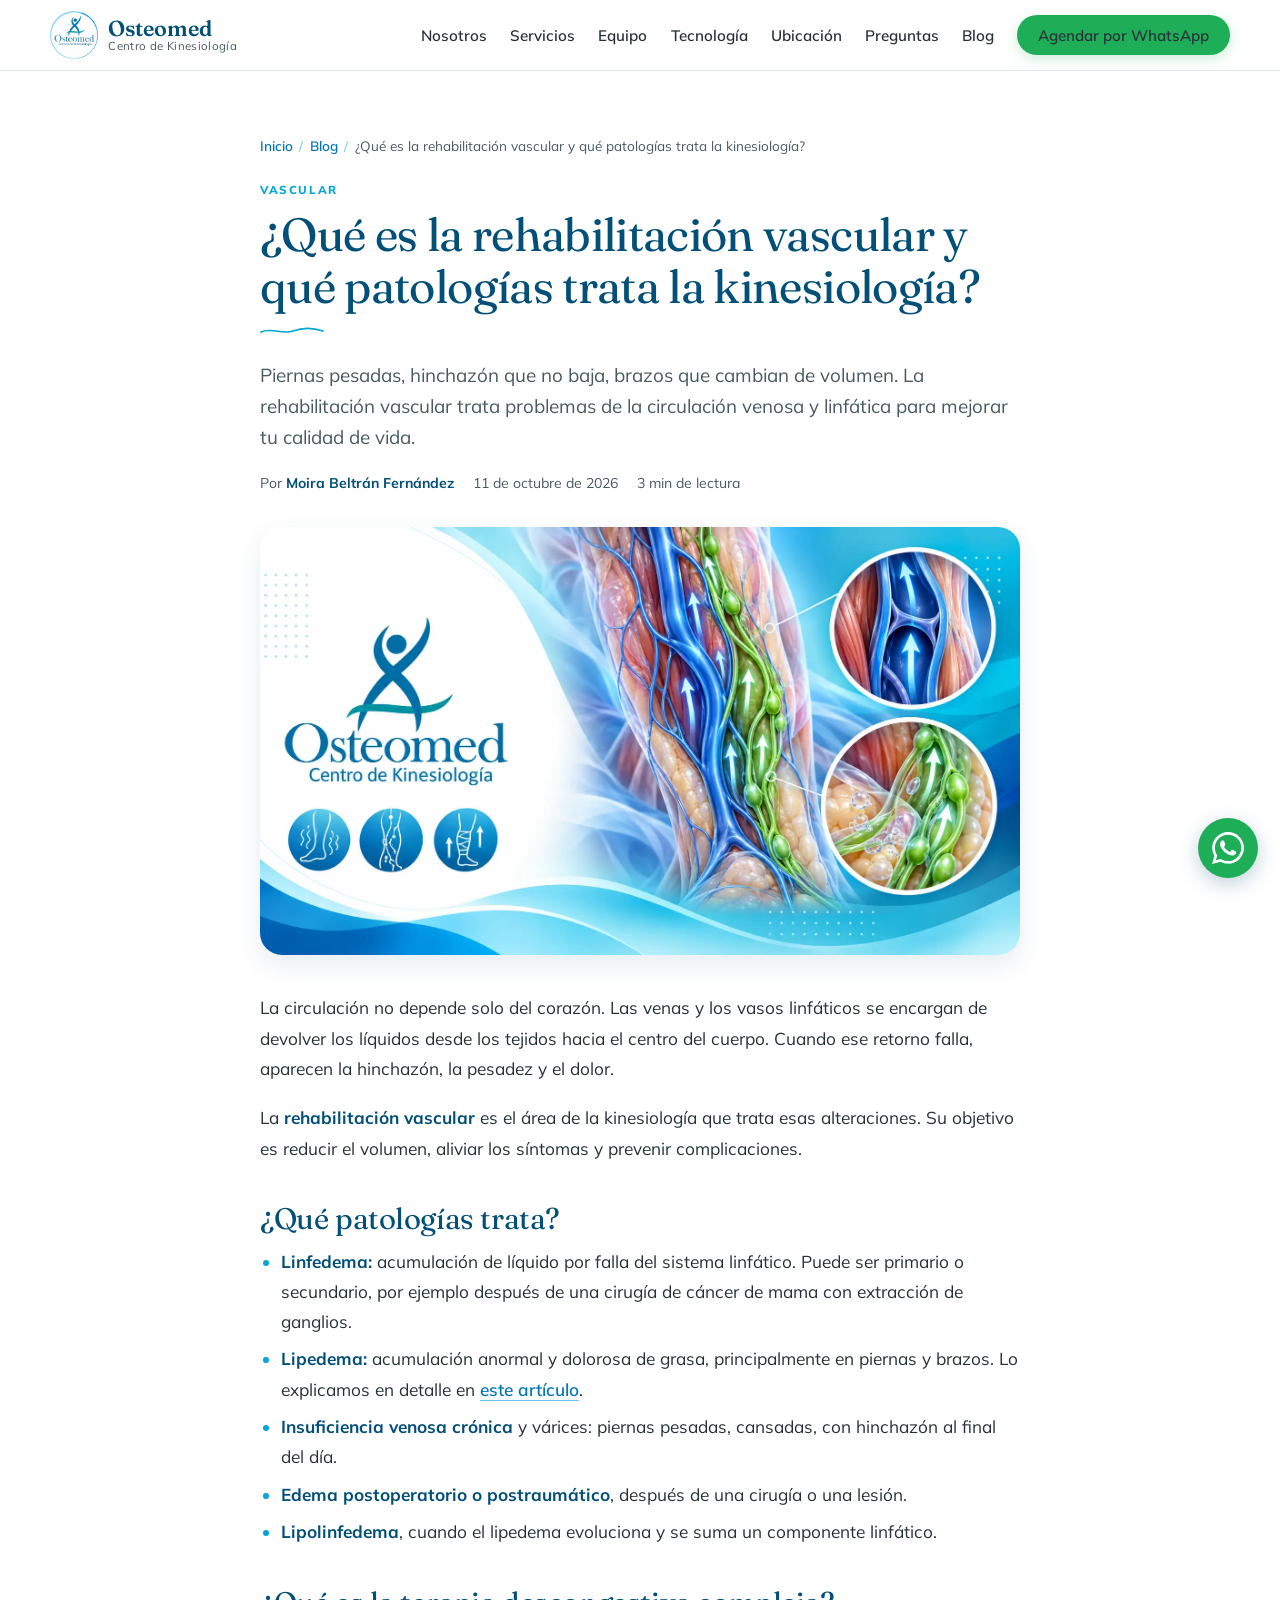
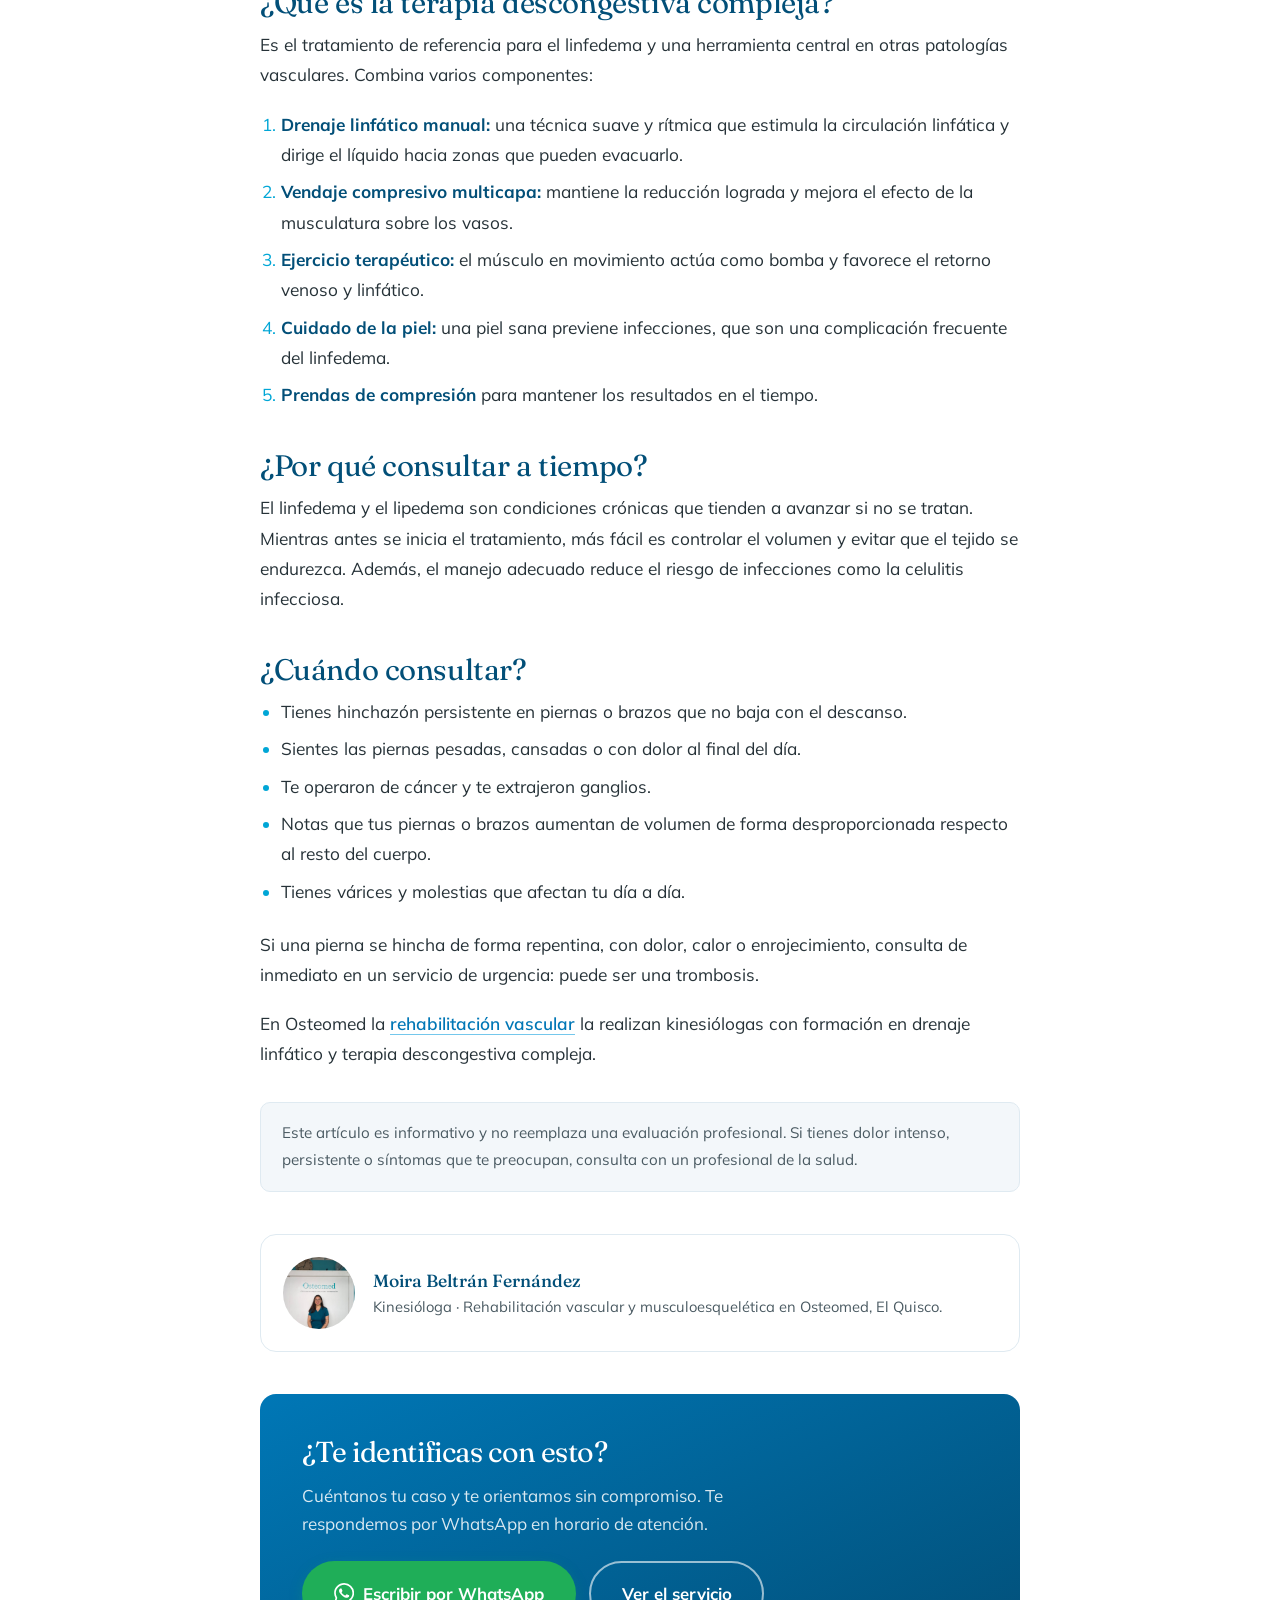
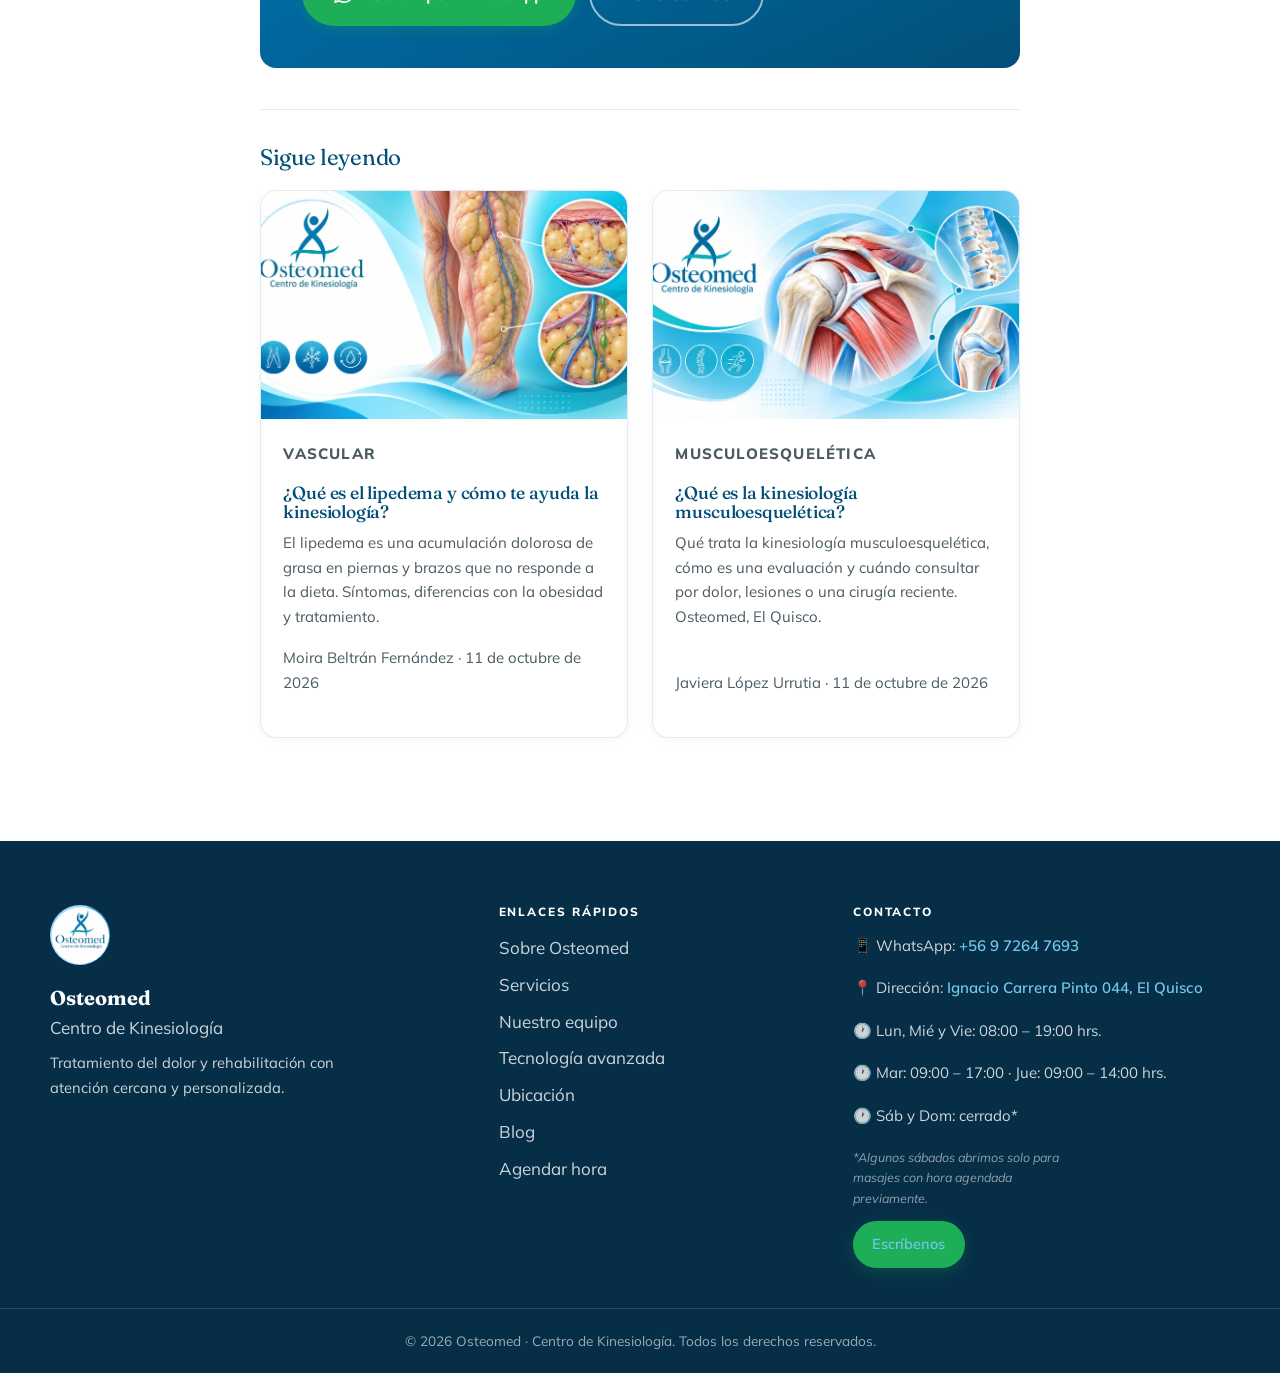
<file: blog/rehabilitacion-vascular-kinesiologia/index.html>
<!DOCTYPE html>
<html lang="es-CL">
<head>
  <meta charset="UTF-8">
  <meta name="viewport" content="width=device-width, initial-scale=1.0">

  <title>Rehabilitación vascular: qué es y qué trata | Osteomed</title>
  <meta name="description" content="La rehabilitación vascular trata linfedema, lipedema e insuficiencia venosa. Qué es la terapia descongestiva, qué incluye y cuándo consultar.">
  <meta name="author" content="Moira Beltrán Fernández · Osteomed">
  <meta name="robots" content="index, follow, max-image-preview:large">
  <link rel="canonical" href="https://kinesiologiaosteomed.cl/blog/rehabilitacion-vascular-kinesiologia/">

  <meta name="geo.region" content="CL-VS">
  <meta name="geo.placename" content="El Quisco, Valparaíso">

  <!-- Open Graph: así se ve al compartir por WhatsApp, Facebook, etc. -->
  <meta property="og:type" content="article">
  <meta property="og:locale" content="es_CL">
  <meta property="og:site_name" content="Osteomed · Centro de Kinesiología">
  <meta property="og:title" content="¿Qué es la rehabilitación vascular y qué patologías trata la kinesiología?">
  <meta property="og:description" content="La rehabilitación vascular trata linfedema, lipedema e insuficiencia venosa. Qué es la terapia descongestiva, qué incluye y cuándo consultar.">
  <meta property="og:url" content="https://kinesiologiaosteomed.cl/blog/rehabilitacion-vascular-kinesiologia/">
  <meta property="og:image" content="https://kinesiologiaosteomed.cl/assets/blog/rehabilitacion-vascular-kinesiologia.webp">
  <meta property="article:published_time" content="2026-10-11">
  <meta property="article:section" content="Vascular">
  <meta name="twitter:card" content="summary_large_image">

  <link rel="icon" type="image/png" href="/assets/logo.png">

  <link rel="preconnect" href="https://fonts.googleapis.com">
  <link rel="preconnect" href="https://fonts.gstatic.com" crossorigin>
  <!-- Usar el mismo <link> de Google Fonts que tiene index.html -->
  <link href="https://fonts.googleapis.com/css2?family=Fraunces:ital,opsz,wght@0,9..144,400;0,9..144,500;0,9..144,600;1,9..144,400;1,9..144,500&family=Mulish:wght@400;500;600;700;800&display=swap" rel="stylesheet">
  <link rel="stylesheet" href="/styles.css">

  <script type="application/ld+json">
  {
    "@context": "https://schema.org",
    "@graph": [
      {
        "@type": "BlogPosting",
        "headline": "¿Qué es la rehabilitación vascular y qué patologías trata la kinesiología?",
        "description": "La rehabilitación vascular trata linfedema, lipedema e insuficiencia venosa. Qué es la terapia descongestiva, qué incluye y cuándo consultar.",
        "image": "https://kinesiologiaosteomed.cl/assets/blog/rehabilitacion-vascular-kinesiologia.webp",
        "datePublished": "2026-10-11",
        "dateModified": "2026-10-11",
        "inLanguage": "es-CL",
        "articleSection": "Vascular",
        "mainEntityOfPage": "https://kinesiologiaosteomed.cl/blog/rehabilitacion-vascular-kinesiologia/",
        "author": {
          "@type": "Person",
          "name": "Moira Beltrán Fernández",
          "jobTitle": "Kinesióloga · Rehabilitación vascular y musculoesquelética",
          "url": "https://kinesiologiaosteomed.cl/#equipo"
        },
        "publisher": {
          "@type": "MedicalClinic",
          "name": "Osteomed · Centro de Kinesiología",
          "url": "https://kinesiologiaosteomed.cl/",
          "logo": { "@type": "ImageObject", "url": "https://kinesiologiaosteomed.cl/assets/logo.png" },
          "telephone": "+56972647693",
          "address": {
            "@type": "PostalAddress",
            "streetAddress": "Ignacio Carrera Pinto 044",
            "addressLocality": "El Quisco",
            "addressRegion": "Valparaíso",
            "addressCountry": "CL"
          }
        }
      },
      {
        "@type": "BreadcrumbList",
        "itemListElement": [
          { "@type": "ListItem", "position": 1, "name": "Inicio", "item": "https://kinesiologiaosteomed.cl/" },
          { "@type": "ListItem", "position": 2, "name": "Blog", "item": "https://kinesiologiaosteomed.cl/blog/" },
          { "@type": "ListItem", "position": 3, "name": "¿Qué es la rehabilitación vascular y qué patologías trata la kinesiología?" }
        ]
      }
    ]
  }
  </script>
</head>
<body>

  <!-- ===================== HEADER (igual al sitio, con rutas absolutas) ===================== -->
  <header class="site-header">
    <div class="container header-inner">
      <a href="/" class="brand" aria-label="Osteomed, ir al inicio">
        <img src="/assets/logo.png" alt="Logo Osteomed Centro de Kinesiología" class="brand-logo" width="48" height="48">
        <span class="brand-text"><strong>Osteomed</strong><small>Centro de Kinesiología</small></span>
      </a>
      <nav class="main-nav" id="mainNav" aria-label="Navegación principal">
        <a href="/#sobre">Nosotros</a>
        <a href="/#servicios">Servicios</a>
        <a href="/#equipo">Equipo</a>
        <a href="/#tecnologia">Tecnología</a>
        <a href="/#ubicacion">Ubicación</a>
        <a href="/#faq">Preguntas</a>
        <a href="/blog/" aria-current="page">Blog</a>
        <a href="/#agendar" class="btn btn-wa nav-cta">Agendar por WhatsApp</a>
      </nav>
      <button class="nav-toggle" id="navToggle" aria-label="Abrir menú" aria-expanded="false" aria-controls="mainNav">
        <span></span><span></span><span></span>
      </button>
    </div>
  </header>

  <main>
    <article class="post">
      <div class="post-wrap">

        <nav class="breadcrumbs" aria-label="Ruta de navegación">
          <ol>
            <li><a href="/">Inicio</a></li>
            <li><a href="/blog/">Blog</a></li>
            <li aria-current="page">¿Qué es la rehabilitación vascular y qué patologías trata la kinesiología?</li>
          </ol>
        </nav>

        <header class="post-header">
          <p class="post-cat">Vascular</p>
          <h1>¿Qué es la rehabilitación vascular y qué patologías trata la kinesiología?</h1>
          <p class="post-lead">Piernas pesadas, hinchazón que no baja, brazos que cambian de volumen. La rehabilitación vascular trata problemas de la circulación venosa y linfática para mejorar tu calidad de vida.</p>
          <div class="post-meta">
            <span>Por <strong>Moira Beltrán Fernández</strong></span>
            <span><time datetime="2026-10-11">11 de octubre de 2026</time></span>
            <span>3 min de lectura</span>
          </div>
        </header>

        <figure class="post-figure">
          <img src="/assets/blog/rehabilitacion-vascular-kinesiologia.webp" alt="Ilustración del sistema venoso y linfático de la pierna, rehabilitación vascular en Osteomed" width="1672" height="941">
        </figure>

        <!-- ===================== CUERPO DEL ARTÍCULO =====================
             Un solo H1 (arriba). Aquí solo H2 y H3.
             Enlazar al menos una vez a un servicio de la home y,
             cuando existan, a otros artículos del blog.
        -->
        <div class="post-body">
<p>La circulación no depende solo del corazón. Las venas y los vasos linfáticos se encargan de devolver los líquidos desde los tejidos hacia el centro del cuerpo. Cuando ese retorno falla, aparecen la hinchazón, la pesadez y el dolor.</p>
<p>La <strong>rehabilitación vascular</strong> es el área de la kinesiología que trata esas alteraciones. Su objetivo es reducir el volumen, aliviar los síntomas y prevenir complicaciones.</p>

<h2>¿Qué patologías trata?</h2>
<ul>
  <li><strong>Linfedema:</strong> acumulación de líquido por falla del sistema linfático. Puede ser primario o secundario, por ejemplo después de una cirugía de cáncer de mama con extracción de ganglios.</li>
  <li><strong>Lipedema:</strong> acumulación anormal y dolorosa de grasa, principalmente en piernas y brazos. Lo explicamos en detalle en <a href="/blog/que-es-el-lipedema/">este artículo</a>.</li>
  <li><strong>Insuficiencia venosa crónica</strong> y várices: piernas pesadas, cansadas, con hinchazón al final del día.</li>
  <li><strong>Edema postoperatorio o postraumático</strong>, después de una cirugía o una lesión.</li>
  <li><strong>Lipolinfedema</strong>, cuando el lipedema evoluciona y se suma un componente linfático.</li>
</ul>

<h2>¿Qué es la terapia descongestiva compleja?</h2>
<p>Es el tratamiento de referencia para el linfedema y una herramienta central en otras patologías vasculares. Combina varios componentes:</p>
<ol>
  <li><strong>Drenaje linfático manual:</strong> una técnica suave y rítmica que estimula la circulación linfática y dirige el líquido hacia zonas que pueden evacuarlo.</li>
  <li><strong>Vendaje compresivo multicapa:</strong> mantiene la reducción lograda y mejora el efecto de la musculatura sobre los vasos.</li>
  <li><strong>Ejercicio terapéutico:</strong> el músculo en movimiento actúa como bomba y favorece el retorno venoso y linfático.</li>
  <li><strong>Cuidado de la piel:</strong> una piel sana previene infecciones, que son una complicación frecuente del linfedema.</li>
  <li><strong>Prendas de compresión</strong> para mantener los resultados en el tiempo.</li>
</ol>

<h2>¿Por qué consultar a tiempo?</h2>
<p>El linfedema y el lipedema son condiciones crónicas que tienden a avanzar si no se tratan. Mientras antes se inicia el tratamiento, más fácil es controlar el volumen y evitar que el tejido se endurezca. Además, el manejo adecuado reduce el riesgo de infecciones como la celulitis infecciosa.</p>

<h2>¿Cuándo consultar?</h2>
<ul>
  <li>Tienes hinchazón persistente en piernas o brazos que no baja con el descanso.</li>
  <li>Sientes las piernas pesadas, cansadas o con dolor al final del día.</li>
  <li>Te operaron de cáncer y te extrajeron ganglios.</li>
  <li>Notas que tus piernas o brazos aumentan de volumen de forma desproporcionada respecto al resto del cuerpo.</li>
  <li>Tienes várices y molestias que afectan tu día a día.</li>
</ul>
<p>Si una pierna se hincha de forma repentina, con dolor, calor o enrojecimiento, consulta de inmediato en un servicio de urgencia: puede ser una trombosis.</p>

<p>En Osteomed la <a href="/#servicios">rehabilitación vascular</a> la realizan kinesiólogas con formación en drenaje linfático y terapia descongestiva compleja.</p>
<p class="post-note">Este artículo es informativo y no reemplaza una evaluación profesional. Si tienes dolor intenso, persistente o síntomas que te preocupan, consulta con un profesional de la salud.</p>

        </div>

        <!-- Autora -->
        <aside class="post-author" aria-label="Sobre la autora">
          <img src="/assets/team-moira.jpg" alt="Moira Beltrán Fernández" width="72" height="72" loading="lazy">
          <p><strong>Moira Beltrán Fernández</strong>Kinesióloga · Rehabilitación vascular y musculoesquelética en Osteomed, El Quisco.</p>
        </aside>

        <!-- CTA -->
        <section class="post-cta" aria-labelledby="cta-title">
          <h2 id="cta-title">¿Te identificas con esto?</h2>
          <p>Cuéntanos tu caso y te orientamos sin compromiso. Te respondemos por WhatsApp en horario de atención.</p>
          <div class="post-cta-actions">
            <a href="/#agendar" class="btn btn-wa btn-lg" data-wa-msg="Hola 👋, leí el artículo sobre rehabilitación vascular y quisiera consultar por mi caso.">
              <svg class="wa-icon" viewBox="0 0 24 24" aria-hidden="true"><path d="M17.47 14.38c-.3-.15-1.76-.87-2.03-.97-.27-.1-.47-.15-.67.15-.2.3-.77.97-.94 1.16-.17.2-.35.22-.64.07-.3-.15-1.26-.46-2.39-1.47-.88-.79-1.48-1.76-1.65-2.06-.17-.3-.02-.46.13-.6.13-.14.3-.35.45-.52.15-.18.2-.3.3-.5.1-.2.05-.37-.03-.52-.07-.15-.67-1.61-.92-2.2-.24-.58-.49-.5-.67-.51h-.57c-.2 0-.52.07-.79.37-.27.3-1.04 1.02-1.04 2.48s1.07 2.88 1.21 3.07c.15.2 2.1 3.2 5.08 4.49.71.3 1.26.49 1.7.63.71.22 1.36.19 1.87.12.57-.09 1.76-.72 2-1.42.25-.7.25-1.29.18-1.41-.08-.13-.27-.2-.57-.35m-5.42 7.4h-.01a9.87 9.87 0 0 1-5.03-1.38l-.36-.21-3.74.98 1-3.65-.24-.37a9.86 9.86 0 0 1-1.51-5.26c0-5.45 4.44-9.88 9.89-9.88 2.64 0 5.12 1.03 6.99 2.9a9.83 9.83 0 0 1 2.89 6.99c0 5.45-4.44 9.88-9.88 9.88m8.41-18.3A11.82 11.82 0 0 0 12.05 0C5.5 0 .16 5.34.16 11.89c0 2.1.55 4.14 1.59 5.95L.06 24l6.3-1.65a11.88 11.88 0 0 0 5.69 1.45h.01c6.55 0 11.89-5.34 11.89-11.89a11.82 11.82 0 0 0-3.48-8.41z"/></svg>
              Escribir por WhatsApp
            </a>
            <a href="/#servicios" class="btn btn-ghost btn-lg">Ver el servicio</a>
          </div>
        </section>

        <section class="post-related" aria-labelledby="rel-title">
          <h2 id="rel-title">Sigue leyendo</h2>
          <div class="post-grid">
          <article class="post-card">
            <a href="/blog/que-es-el-lipedema/" class="post-card-img" tabindex="-1" aria-hidden="true">
              <img src="/assets/blog/que-es-el-lipedema.webp" alt="" width="1672" height="941" loading="lazy">
            </a>
            <div class="post-card-body">
              <p class="post-cat">Vascular</p>
              <h3><a href="/blog/que-es-el-lipedema/">¿Qué es el lipedema y cómo te ayuda la kinesiología?</a></h3>
              <p>El lipedema es una acumulación dolorosa de grasa en piernas y brazos que no responde a la dieta. Síntomas, diferencias con la obesidad y tratamiento.</p>
              <p class="post-card-meta">Moira Beltrán Fernández · <time datetime="2026-10-11">11 de octubre de 2026</time></p>
            </div>
          </article>
          <article class="post-card">
            <a href="/blog/que-es-la-kinesiologia-musculoesqueletica/" class="post-card-img" tabindex="-1" aria-hidden="true">
              <img src="/assets/blog/que-es-la-kinesiologia-musculoesqueletica.webp" alt="" width="1672" height="941" loading="lazy">
            </a>
            <div class="post-card-body">
              <p class="post-cat">Musculoesquelética</p>
              <h3><a href="/blog/que-es-la-kinesiologia-musculoesqueletica/">¿Qué es la kinesiología musculoesquelética?</a></h3>
              <p>Qué trata la kinesiología musculoesquelética, cómo es una evaluación y cuándo consultar por dolor, lesiones o una cirugía reciente. Osteomed, El Quisco.</p>
              <p class="post-card-meta">Javiera López Urrutia · <time datetime="2026-10-11">11 de octubre de 2026</time></p>
            </div>
          </article>
          </div>
        </section>

      </div>
    </article>
  </main>

  <!-- ===================== FOOTER ===================== -->
  <footer class="site-footer">
    <div class="container footer-grid">
      <div class="footer-brand">
        <img src="/assets/logo.png" alt="Logo Osteomed" class="footer-logo" width="60" height="60" loading="lazy">
        <strong>Osteomed</strong><br>Centro de Kinesiología
        <p class="footer-tag">Tratamiento del dolor y rehabilitación con atención cercana y personalizada.</p>
      </div>
      <div class="footer-col">
        <h3>Enlaces rápidos</h3>
        <ul>
          <li><a href="/#sobre">Sobre Osteomed</a></li>
          <li><a href="/#servicios">Servicios</a></li>
          <li><a href="/#equipo">Nuestro equipo</a></li>
          <li><a href="/#tecnologia">Tecnología avanzada</a></li>
          <li><a href="/#ubicacion">Ubicación</a></li>
          <li><a href="/blog/">Blog</a></li>
          <li><a href="/#agendar">Agendar hora</a></li>
        </ul>
      </div>
      <div class="footer-col footer-contact">
        <h3>Contacto</h3>
        <ul>
          <li>📱 WhatsApp: <a href="#" id="footerWa">+56 9 7264 7693</a></li>
          <li>📍 Dirección: <a href="https://maps.app.goo.gl/KKimd9kYUYvbPtDLA" target="_blank" rel="noopener">Ignacio Carrera Pinto 044, El Quisco</a></li>
          <li>🕐 Lun, Mié y Vie: 08:00 – 19:00 hrs.</li>
          <li>🕐 Mar: 09:00 – 17:00 · Jue: 09:00 – 14:00 hrs.</li>
          <li>🕐 Sáb y Dom: cerrado*</li>
        </ul>
        <p class="footer-hours-note">*Algunos sábados abrimos solo para masajes con hora agendada previamente.</p>
        <a href="/#agendar" class="btn btn-wa btn-sm">Escríbenos</a>
      </div>
    </div>
    <div class="footer-bottom">
      <div class="container">
        <p>© <span id="year"></span> Osteomed · Centro de Kinesiología. Todos los derechos reservados.</p>
      </div>
    </div>
  </footer>

  <a href="#" class="wa-float" id="waFloat" aria-label="Escribir por WhatsApp">
    <svg viewBox="0 0 24 24" aria-hidden="true"><path d="M17.47 14.38c-.3-.15-1.76-.87-2.03-.97-.27-.1-.47-.15-.67.15-.2.3-.77.97-.94 1.16-.17.2-.35.22-.64.07-.3-.15-1.26-.46-2.39-1.47-.88-.79-1.48-1.76-1.65-2.06-.17-.3-.02-.46.13-.6.13-.14.3-.35.45-.52.15-.18.2-.3.3-.5.1-.2.05-.37-.03-.52-.07-.15-.67-1.61-.92-2.2-.24-.58-.49-.5-.67-.51h-.57c-.2 0-.52.07-.79.37-.27.3-1.04 1.02-1.04 2.48s1.07 2.88 1.21 3.07c.15.2 2.1 3.2 5.08 4.49.71.3 1.26.49 1.7.63.71.22 1.36.19 1.87.12.57-.09 1.76-.72 2-1.42.25-.7.25-1.29.18-1.41-.08-.13-.27-.2-.57-.35m-5.42 7.4h-.01a9.87 9.87 0 0 1-5.03-1.38l-.36-.21-3.74.98 1-3.65-.24-.37a9.86 9.86 0 0 1-1.51-5.26c0-5.45 4.44-9.88 9.89-9.88 2.64 0 5.12 1.03 6.99 2.9a9.83 9.83 0 0 1 2.89 6.99c0 5.45-4.44 9.88-9.88 9.88m8.41-18.3A11.82 11.82 0 0 0 12.05 0C5.5 0 .16 5.34.16 11.89c0 2.1.55 4.14 1.59 5.95L.06 24l6.3-1.65a11.88 11.88 0 0 0 5.69 1.45h.01c6.55 0 11.89-5.34 11.89-11.89a11.82 11.82 0 0 0-3.48-8.41z"/></svg>
  </a>

  <script src="/script.js"></script>
</body>
</html>
</file>
<file: styles.css>
/* ============================================================
   OSTEOMED — Centro de Kinesiología
   styles.css
   ============================================================ */

:root {
  /* Paleta de marca */
  --azul-principal: #0077B6;
  --azul-secundario: #00A6D6;
  --celeste: #74C7EC;
  --celeste-claro: #CBEAF8;
  --blanco: #FFFFFF;
  --gris-fondo: #F3F7FA;
  --gris-texto: #263238;

  /* Derivados */
  --azul-oscuro: #024f78;
  --texto-suave: #4a5a62;
  --borde: #dfeaf1;
  --wa-green: #25D366;
  --wa-green-dark: #1da851;

  /* Tipografía */
  --font-display: 'Fraunces', Georgia, serif;
  --font-body: 'Mulish', -apple-system, BlinkMacSystemFont, sans-serif;

  /* Sistema */
  --radius: 16px;
  --radius-sm: 10px;
  --shadow-sm: 0 2px 10px rgba(2, 79, 120, 0.06);
  --shadow-md: 0 12px 30px rgba(2, 79, 120, 0.12);
  --shadow-lg: 0 24px 60px rgba(2, 79, 120, 0.18);
  --maxw: 1180px;
  --space: clamp(56px, 8vw, 110px);
}

/* ---------- Reset ---------- */
*, *::before, *::after { box-sizing: border-box; }
html { scroll-behavior: smooth; scroll-padding-top: 88px; }
body {
  margin: 0;
  font-family: var(--font-body);
  color: var(--gris-texto);
  background: var(--blanco);
  line-height: 1.65;
  font-size: 17px;
  -webkit-font-smoothing: antialiased;
}
img { max-width: 100%; display: block; }
a { color: inherit; text-decoration: none; }
ul { list-style: none; margin: 0; padding: 0; }

h1, h2, h3 {
  font-family: var(--font-display);
  font-weight: 500;
  line-height: 1.12;
  color: var(--azul-oscuro);
  letter-spacing: -0.01em;
  margin: 0 0 .5em;
}
h1 { font-size: clamp(2rem, 5vw, 3.4rem); }
h2 { font-size: clamp(1.6rem, 3.6vw, 2.5rem); }
h3 { font-size: 1.22rem; }
p { margin: 0 0 1rem; }

.container { width: min(100% - 40px, var(--maxw)); margin-inline: auto; }

/* ---------- Botones ---------- */
.btn {
  display: inline-flex;
  align-items: center;
  gap: .55rem;
  font-family: var(--font-body);
  font-weight: 700;
  font-size: .98rem;
  padding: .85rem 1.5rem;
  border-radius: 50px;
  border: 2px solid transparent;
  cursor: pointer;
  transition: transform .18s ease, box-shadow .18s ease, background .18s ease;
  white-space: nowrap;
  text-align: center;
}
.btn:active { transform: translateY(1px) scale(.99); }
.btn-lg { padding: 1.05rem 1.9rem; font-size: 1.05rem; }
.btn-sm { padding: .6rem 1.1rem; font-size: .9rem; }
.btn-block { width: 100%; justify-content: center; }

.btn-wa { background: var(--wa-green); color: #fff; box-shadow: 0 8px 20px rgba(37, 211, 102, .3); }
.btn-wa:hover { background: var(--wa-green-dark); transform: translateY(-2px); box-shadow: 0 12px 26px rgba(37, 211, 102, .38); }

.btn-primary { background: var(--azul-principal); color: #fff; box-shadow: 0 8px 20px rgba(0, 119, 182, .28); }
.btn-primary:hover { background: var(--azul-oscuro); transform: translateY(-2px); }

.btn-ghost { background: transparent; color: var(--azul-oscuro); border-color: var(--azul-principal); }
.btn-ghost:hover { background: var(--celeste-claro); transform: translateY(-2px); }

.wa-icon { width: 1.2em; height: 1.2em; fill: currentColor; flex-shrink: 0; }

/* ---------- Header ---------- */
.site-header {
  position: sticky;
  top: 0;
  z-index: 100;
  background: rgba(255, 255, 255, .92);
  backdrop-filter: blur(10px);
  border-bottom: 1px solid var(--borde);
}
.header-inner {
  display: flex;
  align-items: center;
  justify-content: space-between;
  gap: 1.5rem;
  padding: .7rem 0;
}
.brand { display: flex; align-items: center; gap: .65rem; flex-shrink: 0; }
.brand-logo { width: 48px; height: 48px; border-radius: 50%; }
.brand-text { display: flex; flex-direction: column; line-height: 1.05; }
.brand-text strong { font-family: var(--font-display); font-size: 1.35rem; color: var(--azul-oscuro); font-weight: 600; }
.brand-text small { font-size: .72rem; color: var(--texto-suave); letter-spacing: .03em; }

.main-nav { display: flex; align-items: center; gap: clamp(1rem, 1.8vw, 1.7rem); }
.main-nav a {
  font-weight: 600;
  font-size: .95rem;
  color: var(--gris-texto);
  transition: color .15s;
  white-space: nowrap;
  line-height: 1;
}
.main-nav a:not(.nav-cta):hover { color: var(--azul-principal); }
.nav-cta { padding: .65rem 1.2rem; font-size: .9rem; flex-shrink: 0; }

.nav-toggle {
  display: none;
  flex-direction: column;
  gap: 5px;
  background: none;
  border: none;
  cursor: pointer;
  padding: 8px;
}
.nav-toggle span {
  width: 26px; height: 3px;
  background: var(--azul-oscuro);
  border-radius: 3px;
  transition: .25s;
}

/* ---------- Hero ---------- */
.hero { position: relative; overflow: hidden; padding: clamp(50px, 7vw, 90px) 0 clamp(60px, 8vw, 100px); }
.hero-bg {
  position: absolute; inset: 0; z-index: -1;
  background:
    radial-gradient(circle at 85% 15%, var(--celeste-claro) 0%, transparent 45%),
    radial-gradient(circle at 10% 90%, rgba(116, 199, 236, .35) 0%, transparent 40%),
    linear-gradient(160deg, #fafdff 0%, var(--gris-fondo) 100%);
}
.hero-inner {
  display: grid;
  grid-template-columns: 1.05fr .95fr;
  gap: clamp(2rem, 5vw, 4.5rem);
  align-items: center;
}
.eyebrow {
  display: inline-block;
  font-size: .82rem;
  font-weight: 700;
  letter-spacing: .04em;
  text-transform: uppercase;
  color: var(--azul-secundario);
  background: var(--celeste-claro);
  padding: .4rem .9rem;
  border-radius: 50px;
  margin-bottom: 1.2rem;
}
.hero-copy h1 { margin-bottom: .6em; }
.hero-lead { font-size: 1.18rem; color: var(--texto-suave); max-width: 36ch; margin-bottom: 1.8rem; }
.hero-actions { display: flex; flex-wrap: wrap; gap: .9rem; margin-bottom: 2rem; }
.hero-points { display: flex; flex-wrap: wrap; gap: 1.2rem; }
.hero-points li { position: relative; padding-left: 1.6rem; font-size: .92rem; font-weight: 600; color: var(--azul-oscuro); }
.hero-points li::before {
  content: "✓";
  position: absolute; left: 0;
  color: var(--wa-green);
  font-weight: 800;
}

.hero-visual { position: relative; }
.hero-img {
  width: 100%;
  border-radius: 24px;
  box-shadow: var(--shadow-lg);
  object-fit: cover;
  aspect-ratio: 4 / 3.4;
}

/* ---------- Secciones base ---------- */
.section { padding: var(--space) 0; }
.section-soft { background: var(--gris-fondo); }
.section-dark {
  background: linear-gradient(155deg, var(--azul-principal) 0%, var(--azul-oscuro) 100%);
  color: #fff;
}
.section-dark h2, .section-dark h3 { color: #fff; }

.section-head { text-align: center; max-width: 60ch; margin: 0 auto clamp(2.5rem, 5vw, 3.5rem); }
.section-eyebrow {
  display: inline-block;
  font-size: .8rem; font-weight: 800;
  letter-spacing: .08em; text-transform: uppercase;
  color: var(--azul-secundario);
  margin-bottom: .7rem;
}
.section-eyebrow.light { color: var(--celeste); }
.section-sub { color: var(--texto-suave); font-size: 1.08rem; }
.section-sub.light { color: rgba(255, 255, 255, .85); }
.section-cta { text-align: center; margin-top: 2.8rem; }

/* ---------- Sobre ---------- */
.about-grid {
  display: grid;
  grid-template-columns: .9fr 1.1fr;
  gap: clamp(2rem, 5vw, 4rem);
  align-items: center;
}
.about-media img {
  width: 100%; border-radius: 22px;
  box-shadow: var(--shadow-md);
  aspect-ratio: 4 / 4.3; object-fit: cover;
}
.about-values { display: grid; grid-template-columns: 1fr 1fr; gap: 1.5rem; margin-top: 2rem; }
.value h3 { color: var(--azul-principal); margin-bottom: .3em; }
.value p { font-size: .96rem; color: var(--texto-suave); margin: 0; }

/* ---------- Servicios (cards) ---------- */
.cards-grid {
  display: grid;
  grid-template-columns: repeat(auto-fit, minmax(280px, 1fr));
  gap: 1.5rem;
}
.card {
  background: #fff;
  border: 1px solid var(--borde);
  border-radius: var(--radius);
  padding: 2rem 1.7rem;
  box-shadow: var(--shadow-sm);
  transition: transform .22s ease, box-shadow .22s ease, border-color .22s;
}
.card:hover { transform: translateY(-6px); box-shadow: var(--shadow-md); border-color: var(--celeste); }
.card-icon {
  width: 56px; height: 56px;
  display: grid; place-items: center;
  font-size: 1.7rem;
  background: var(--celeste-claro);
  border-radius: 14px;
  margin-bottom: 1.1rem;
}
.card h3 { color: var(--azul-oscuro); }
.card p { font-size: .96rem; color: var(--texto-suave); margin-bottom: .6rem; }
.card-benefit {
  margin: 1rem 0 0 !important;
  padding-top: .9rem;
  border-top: 1px dashed var(--borde);
  font-weight: 600;
  color: var(--azul-principal) !important;
  font-size: .92rem !important;
}

/* ---------- ¿Cuándo consultar? ---------- */
.when-grid {
  display: grid;
  grid-template-columns: 1.05fr .95fr;
  gap: clamp(2rem, 5vw, 4rem);
  align-items: center;
}
.when-list { margin: 1.6rem 0 2rem; display: grid; gap: .85rem; }
.when-list li {
  display: flex; gap: .8rem;
  align-items: flex-start;
  background: var(--gris-fondo);
  padding: .9rem 1.1rem;
  border-radius: var(--radius-sm);
  border-left: 3px solid var(--azul-secundario);
  font-weight: 500;
}
.when-list li span { color: var(--azul-secundario); font-weight: 800; }
.when-media img {
  width: 100%; border-radius: 22px;
  box-shadow: var(--shadow-md);
  aspect-ratio: 4 / 3.2; object-fit: cover;
}

/* ---------- Cómo trabajamos (steps) ---------- */
.steps {
  display: grid;
  grid-template-columns: repeat(auto-fit, minmax(220px, 1fr));
  gap: 1.5rem;
  counter-reset: step;
  list-style: none;
  margin: 0;
  padding: 0;
}
.step {
  background: rgba(255, 255, 255, .1);
  border: 1px solid rgba(255, 255, 255, .2);
  border-radius: var(--radius);
  padding: 2rem 1.6rem;
  backdrop-filter: blur(4px);
  position: relative;
}
.step-num {
  display: grid; place-items: center;
  width: 46px; height: 46px;
  border-radius: 50%;
  background: #fff;
  color: var(--azul-principal);
  font-family: var(--font-display);
  font-weight: 600;
  font-size: 1.4rem;
  margin-bottom: 1rem;
}
.step p { color: rgba(255, 255, 255, .85); font-size: .95rem; margin: 0; }

/* ---------- Formulario WhatsApp ---------- */
.form-grid {
  display: grid;
  grid-template-columns: .95fr 1.05fr;
  gap: clamp(2rem, 5vw, 4rem);
  align-items: start;
}
.form-intro h2 { margin-bottom: .6em; }
.form-intro > p { color: var(--texto-suave); }
.form-direct {
  margin: 1.6rem 0;
  padding: 1.2rem 1.4rem;
  background: #fff;
  border: 1px solid var(--borde);
  border-radius: var(--radius);
  box-shadow: var(--shadow-sm);
}
.form-direct p { font-weight: 600; margin-bottom: .8rem; }
.form-media img {
  width: 100%; border-radius: 18px;
  box-shadow: var(--shadow-md);
  aspect-ratio: 4 / 2.6; object-fit: cover;
  margin-top: .5rem;
}

.wa-form {
  background: #fff;
  border: 1px solid var(--borde);
  border-radius: var(--radius);
  padding: clamp(1.5rem, 3vw, 2.4rem);
  box-shadow: var(--shadow-md);
}
.field { margin-bottom: 1.2rem; }
.field-row { display: grid; grid-template-columns: 1fr 1fr; gap: 1rem; }
.field label { display: block; font-weight: 700; font-size: .92rem; margin-bottom: .45rem; color: var(--azul-oscuro); }
.req { color: #d64545; }
.field input,
.field select,
.field textarea {
  width: 100%;
  font-family: var(--font-body);
  font-size: 1rem;
  padding: .8rem .95rem;
  border: 1.5px solid var(--borde);
  border-radius: var(--radius-sm);
  background: var(--gris-fondo);
  color: var(--gris-texto);
  transition: border-color .15s, box-shadow .15s, background .15s;
}
.field input:focus,
.field select:focus,
.field textarea:focus {
  outline: none;
  border-color: var(--azul-secundario);
  background: #fff;
  box-shadow: 0 0 0 3px rgba(0, 166, 214, .15);
}
.field textarea { resize: vertical; }
.field input[type="range"] {
  padding: 0; height: 8px; background: var(--celeste-claro);
  border-radius: 50px; border: none; accent-color: var(--azul-principal);
  cursor: pointer;
}
.range-scale { display: flex; justify-content: space-between; font-size: .78rem; color: var(--texto-suave); margin-top: .3rem; }
.form-note { font-size: .82rem; color: var(--texto-suave); text-align: center; margin: 1rem 0 0; }
.field input.invalid, .field textarea.invalid { border-color: #d64545; box-shadow: 0 0 0 3px rgba(214, 69, 69, .12); }

/* ---------- FAQ ---------- */
.faq-wrap { max-width: 820px; margin-inline: auto; }
.faq-list { display: grid; gap: 1rem; }
.faq-item {
  background: var(--gris-fondo);
  border: 1px solid var(--borde);
  border-radius: var(--radius-sm);
  overflow: hidden;
  transition: box-shadow .2s;
}
.faq-item[open] { box-shadow: var(--shadow-sm); border-color: var(--celeste); }
.faq-item summary {
  cursor: pointer;
  padding: 1.15rem 1.3rem;
  font-weight: 700;
  color: var(--azul-oscuro);
  list-style: none;
  display: flex;
  justify-content: space-between;
  align-items: center;
  gap: 1rem;
}
.faq-item summary::-webkit-details-marker { display: none; }
.faq-item summary::after {
  content: "+";
  font-size: 1.5rem;
  font-weight: 400;
  color: var(--azul-secundario);
  transition: transform .2s;
  line-height: 1;
}
.faq-item[open] summary::after { transform: rotate(45deg); }
.faq-item p { padding: 0 1.3rem 1.2rem; margin: 0; color: var(--texto-suave); }

/* ---------- Footer ---------- */
.site-footer { background: #062f47; color: rgba(255, 255, 255, .8); }
.footer-grid {
  display: grid;
  grid-template-columns: 1.3fr 1fr 1.2fr;
  gap: 2.5rem;
  padding: clamp(3rem, 5vw, 4.5rem) 0 2.5rem;
}
.footer-logo { width: 60px; height: 60px; border-radius: 50%; margin-bottom: 1rem; }
.footer-brand strong { font-family: var(--font-display); color: #fff; font-size: 1.25rem; }
.footer-tag { font-size: .92rem; margin-top: .6rem; max-width: 32ch; }
.footer-col h3 { color: #fff; font-size: 1.05rem; margin-bottom: 1rem; }
.footer-col ul { display: grid; gap: .55rem; }
.footer-col a:hover { color: var(--celeste); }
.footer-contact li { margin-bottom: .55rem; font-size: .94rem; }
.footer-contact a { color: var(--celeste); font-weight: 600; }
.footer-contact em { color: rgba(255, 255, 255, .55); font-style: italic; }
.footer-col .btn { margin-top: .8rem; }
.footer-bottom { border-top: 1px solid rgba(255, 255, 255, .12); padding: 1.3rem 0; }
.footer-bottom p { margin: 0; font-size: .85rem; text-align: center; color: rgba(255, 255, 255, .6); }

/* ---------- WhatsApp flotante ---------- */
.wa-float {
  position: fixed;
  bottom: 22px; right: 22px;
  width: 60px; height: 60px;
  background: var(--wa-green);
  border-radius: 50%;
  display: grid; place-items: center;
  box-shadow: 0 8px 24px rgba(37, 211, 102, .45);
  z-index: 90;
  transition: transform .2s;
  animation: waPulse 2.6s infinite;
}
.wa-float svg { width: 32px; height: 32px; fill: #fff; }
.wa-float:hover { transform: scale(1.08); }
@keyframes waPulse {
  0% { box-shadow: 0 8px 24px rgba(37, 211, 102, .45), 0 0 0 0 rgba(37, 211, 102, .4); }
  70% { box-shadow: 0 8px 24px rgba(37, 211, 102, .45), 0 0 0 16px rgba(37, 211, 102, 0); }
  100% { box-shadow: 0 8px 24px rgba(37, 211, 102, .45), 0 0 0 0 rgba(37, 211, 102, 0); }
}

/* ---------- Animaciones de entrada ---------- */
.reveal { opacity: 0; transform: translateY(28px); transition: opacity .7s ease, transform .7s ease; }
.reveal.is-visible { opacity: 1; transform: none; }
.no-reveal.reveal { opacity: 1; transform: none; }

/* ============================================================
   PRESENCIA DE MARCA (v2)
   ============================================================ */

/* Insignia de reseñas en el hero */
.hero-rating {
  display: inline-flex;
  align-items: center;
  gap: .6rem;
  margin-top: 1.6rem;
  padding: .55rem 1rem;
  background: #fff;
  border: 1px solid var(--borde);
  border-radius: 50px;
  box-shadow: var(--shadow-sm);
  transition: transform .18s ease, box-shadow .18s ease, border-color .18s;
}
.hero-rating:hover { transform: translateY(-2px); box-shadow: var(--shadow-md); border-color: var(--celeste); }
.hero-rating .stars { color: #f5a623; letter-spacing: 1px; font-size: 1rem; }
.hero-rating .rating-text { font-size: .9rem; color: var(--texto-suave); }
.hero-rating .rating-text strong { color: var(--azul-oscuro); }
.rating-arrow { color: var(--azul-secundario); font-weight: 800; font-size: .9rem; }

/* Cinta "Desde 2014" en el sello del hero */
.hero-seal-ribbon {
  position: absolute;
  bottom: -10px; left: 50%;
  transform: translateX(-50%);
  background: var(--azul-principal);
  color: #fff;
  font-size: .68rem;
  font-weight: 800;
  letter-spacing: .03em;
  text-transform: uppercase;
  padding: .25rem .7rem;
  border-radius: 50px;
  white-space: nowrap;
  box-shadow: var(--shadow-sm);
}

/* Meta-chips de la franja de marca */
.brand-strip-content { display: flex; flex-direction: column; gap: .9rem; }
.brand-strip-meta { display: flex; flex-wrap: wrap; gap: .7rem; }
.meta-chip {
  display: inline-flex;
  align-items: center;
  gap: .4rem;
  background: rgba(255, 255, 255, .7);
  border: 1px solid rgba(0, 119, 182, .15);
  border-radius: 50px;
  padding: .4rem .9rem;
  font-size: .85rem;
  font-weight: 600;
  color: var(--azul-oscuro);
}
.meta-chip strong { color: var(--azul-principal); }
.meta-chip-link { text-decoration: none; cursor: pointer; transition: transform .18s ease, border-color .18s, background .18s; }
.meta-chip-link:hover { transform: translateY(-2px); border-color: var(--azul-secundario); background: #fff; }
.stars-sm { color: #f5a623; letter-spacing: .5px; }

/* Símbolo decorativo dentro del copy del hero */
.hero-symbol {
  width: 64px;
  height: auto;
  margin-bottom: 1.1rem;
  filter: drop-shadow(0 6px 14px rgba(0, 119, 182, .22));
  animation: floatY 5s ease-in-out infinite;
}
@keyframes floatY {
  0%, 100% { transform: translateY(0); }
  50% { transform: translateY(-9px); }
}

/* Marca de agua gigante del símbolo en el fondo del hero */
.hero-watermark {
  position: absolute;
  top: -40px; right: -60px;
  width: clamp(280px, 38vw, 520px);
  opacity: .06;
  z-index: -1;
  pointer-events: none;
  transform: rotate(-8deg);
}

/* Sello circular del logo sobre la imagen del hero */
.hero-seal {
  position: absolute;
  bottom: -26px; left: -26px;
  width: clamp(96px, 13vw, 132px);
  height: clamp(96px, 13vw, 132px);
  background: #fff;
  border-radius: 50%;
  padding: 8px;
  box-shadow: var(--shadow-md);
  display: grid;
  place-items: center;
  animation: sealIn .8s .3s ease-out both;
}
.hero-seal img { width: 100%; height: 100%; border-radius: 50%; object-fit: cover; }
@keyframes sealIn {
  from { opacity: 0; transform: scale(.6) rotate(-12deg); }
  to { opacity: 1; transform: scale(1) rotate(0); }
}

/* Franja de marca */
.brand-strip {
  background: linear-gradient(120deg, var(--celeste-claro) 0%, #eef8fe 100%);
  padding: clamp(2.2rem, 4vw, 3rem) 0;
  border-top: 1px solid var(--borde);
  border-bottom: 1px solid var(--borde);
}
.brand-strip-inner {
  display: flex;
  align-items: center;
  justify-content: center;
  gap: 1.6rem;
  text-align: left;
  flex-wrap: wrap;
}
.brand-strip-logo {
  width: clamp(76px, 10vw, 104px);
  height: auto;
  flex-shrink: 0;
  filter: drop-shadow(0 8px 18px rgba(0, 119, 182, .18));
}
.brand-strip-text {
  font-family: var(--font-display);
  font-size: clamp(1.25rem, 2.6vw, 1.8rem);
  font-style: italic;
  color: var(--azul-oscuro);
  margin: 0;
  max-width: 24ch;
  line-height: 1.3;
}
.brand-strip-text strong { font-style: normal; font-weight: 600; color: var(--azul-principal); }

/* Chip circular con símbolo sobre imagen de la sección "Sobre" */
.about-media { position: relative; }
.about-logo-chip {
  position: absolute;
  bottom: -22px; right: -18px;
  width: 84px; height: 84px;
  background: #fff;
  border-radius: 50%;
  display: grid; place-items: center;
  box-shadow: var(--shadow-md);
  border: 3px solid var(--celeste-claro);
}
.about-logo-chip img { width: 52px; height: auto; }

/* Marca de agua del símbolo en sección oscura */
.section-dark { position: relative; overflow: hidden; }
.section-watermark {
  position: absolute;
  bottom: -50px; right: -40px;
  width: clamp(220px, 30vw, 380px);
  opacity: .08;
  pointer-events: none;
}

/* ============================================================
   UBICACIÓN
   ============================================================ */
.map-grid {
  display: grid;
  grid-template-columns: 1fr 1.15fr;
  gap: 2rem;
  align-items: stretch;
}
.map-frame {
  position: relative;
  border-radius: var(--radius);
  overflow: hidden;
  box-shadow: var(--shadow-md);
  border: 1px solid var(--borde);
  min-height: 440px;
  order: 2;
}
.map-frame iframe {
  position: absolute;
  inset: 0;
  width: 100%;
  height: 100%;
  border: 0;
  display: block;
}
.map-open-link {
  position: absolute;
  top: 12px; right: 12px;
  z-index: 2;
  display: inline-flex;
  align-items: center;
  gap: .35rem;
  background: #fff;
  color: var(--azul-principal);
  font-size: .82rem;
  font-weight: 700;
  padding: .5rem .85rem;
  border-radius: 50px;
  box-shadow: var(--shadow-sm);
  transition: transform .15s ease, box-shadow .15s ease;
}
.map-open-link:hover { transform: translateY(-1px); box-shadow: var(--shadow-md); color: var(--azul-oscuro); }
.map-info {
  background: #fff;
  border: 1px solid var(--borde);
  border-radius: var(--radius);
  padding: 2.4rem 2rem;
  box-shadow: var(--shadow-sm);
  display: flex;
  flex-direction: column;
  justify-content: center;
  order: 1;
}
.map-info h3 { color: var(--azul-oscuro); margin-bottom: 1.2rem; font-size: 1.4rem; }
.map-details { display: grid; gap: .8rem; margin-bottom: 1.8rem; }
.map-details li { display: flex; gap: .6rem; align-items: flex-start; font-weight: 500; font-size: 1.02rem; }
.map-hours h4 {
  font-family: var(--font-body);
  font-weight: 800;
  font-size: .95rem;
  color: var(--azul-principal);
  margin: 0 0 .8rem;
  text-transform: uppercase;
  letter-spacing: .03em;
}
.map-hours table { width: 100%; border-collapse: collapse; font-size: .96rem; }
.map-hours td { padding: .6rem 0; border-bottom: 1px dashed var(--borde); vertical-align: top; }
.map-hours td:first-child { padding-right: 1rem; }
.map-hours td:last-child { text-align: right; font-weight: 700; color: var(--azul-oscuro); white-space: nowrap; }
.map-hours tr:last-child td { border-bottom: none; }
.hours-note { font-size: .82rem; color: var(--texto-suave); margin: .9rem 0 0; font-style: italic; }
.map-info .btn { margin-top: 1.8rem; align-self: flex-start; }
.footer-hours-note { font-size: .78rem; color: rgba(255, 255, 255, .55); font-style: italic; margin: .6rem 0 0; max-width: 30ch; }

/* ============================================================
   RESPONSIVE
   ============================================================ */

/* Navbar: pasa a menú hamburguesa antes, para que en pantallas
   medianas los enlaces no se aprieten ni se descuadren */
@media (max-width: 1180px) {
  .main-nav {
    position: fixed;
    inset: 64px 0 auto 0;
    flex-direction: column;
    align-items: stretch;
    gap: 0;
    background: #fff;
    padding: 1rem 1.2rem 1.6rem;
    border-bottom: 1px solid var(--borde);
    box-shadow: var(--shadow-md);
    transform: translateY(-130%);
    transition: transform .3s ease;
    max-height: calc(100vh - 64px);
    overflow-y: auto;
  }
  .main-nav.open { transform: translateY(0); }
  .main-nav a:not(.nav-cta) { padding: .9rem .4rem; border-bottom: 1px solid var(--borde); white-space: normal; }
  .nav-cta { margin-top: 1rem; justify-content: center; }
  .nav-toggle { display: flex; }
  .nav-toggle.open span:nth-child(1) { transform: translateY(8px) rotate(45deg); }
  .nav-toggle.open span:nth-child(2) { opacity: 0; }
  .nav-toggle.open span:nth-child(3) { transform: translateY(-8px) rotate(-45deg); }
}

@media (max-width: 900px) {
  .hero-inner,
  .about-grid,
  .when-grid,
  .map-grid,
  .form-grid { grid-template-columns: 1fr; }
  .map-info .btn { align-self: stretch; text-align: center; justify-content: center; }
  .map-frame { order: 1; min-height: 320px; }
  .map-info { order: 2; }

  .hero-visual { order: -1; }
  .hero-seal { left: auto; right: 16px; }
  .about-media, .when-media { max-width: 520px; margin-inline: auto; }
  .when-media { order: -1; }
  .brand-strip-inner { flex-direction: column; text-align: center; gap: 1.1rem; }
  .brand-strip-content { align-items: center; }
  .brand-strip-meta { justify-content: center; }
  .brand-strip-text { max-width: 30ch; }
}

@media (max-width: 560px) {
  body { font-size: 16px; }
  .about-values { grid-template-columns: 1fr; }
  .field-row { grid-template-columns: 1fr; }
  .footer-grid { grid-template-columns: 1fr; gap: 2rem; }
  .hero-actions .btn { width: 100%; justify-content: center; }
  .brand-text small { display: none; }
  .wa-float { width: 54px; height: 54px; bottom: 16px; right: 16px; }
}

@media (prefers-reduced-motion: reduce) {
  *, *::before, *::after { animation: none !important; transition: none !important; }
  .reveal { opacity: 1; transform: none; }
  html { scroll-behavior: auto; }
}

/* ============================================================
   SERVICIOS (viñetas expandibles) — v3
   ============================================================ */
.svc-grid {
  display: grid;
  grid-template-columns: 1fr 1fr;
  gap: 1rem;
  align-items: start;
}
.svc {
  background: #fff;
  border: 1px solid var(--borde);
  border-radius: var(--radius);
  box-shadow: var(--shadow-sm);
  overflow: hidden;
  transition: box-shadow .22s ease, border-color .22s ease;
}
.svc:hover { box-shadow: var(--shadow-md); border-color: var(--celeste); }
.svc[open] { border-color: var(--azul-secundario); box-shadow: var(--shadow-md); }
.svc summary {
  display: flex;
  align-items: center;
  gap: 1rem;
  padding: 1.15rem 1.3rem;
  cursor: pointer;
  list-style: none;
}
.svc summary::-webkit-details-marker { display: none; }
.svc-icon {
  flex-shrink: 0;
  width: 52px; height: 52px;
  display: grid; place-items: center;
  font-size: 1.5rem;
  background: var(--celeste-claro);
  border-radius: 14px;
}
.svc-title { flex: 1; min-width: 0; }
.svc-title h3 { font-size: 1.08rem; margin: 0 0 .15em; }
.svc-title small { font-size: .85rem; color: var(--texto-suave); display: block; line-height: 1.4; }
.svc-plus {
  flex-shrink: 0;
  position: relative;
  width: 28px; height: 28px;
  border-radius: 50%;
  background: var(--gris-fondo);
  transition: background .2s, transform .25s ease;
}
.svc-plus::before, .svc-plus::after {
  content: "";
  position: absolute;
  top: 50%; left: 50%;
  background: var(--azul-principal);
  border-radius: 2px;
  transform: translate(-50%, -50%);
}
.svc-plus::before { width: 12px; height: 2px; }
.svc-plus::after { width: 2px; height: 12px; }
.svc[open] .svc-plus { background: var(--azul-principal); transform: rotate(45deg); }
.svc[open] .svc-plus::before, .svc[open] .svc-plus::after { background: #fff; }
.svc-body { padding: 0 1.3rem 1.3rem; }
.svc-body p { font-size: .95rem; color: var(--texto-suave); margin-bottom: .8rem; }
.svc-body p:last-child { margin-bottom: 0; }
.svc-note { font-size: .82rem !important; margin-top: .7rem; }

/* ============================================================
   EQUIPO — v3
   ============================================================ */
.team-grid {
  display: grid;
  grid-template-columns: repeat(auto-fit, minmax(280px, 1fr));
  gap: 1.5rem;
  max-width: 1020px;
  margin-inline: auto;
}
.team-card {
  background: #fff;
  border: 1px solid var(--borde);
  border-radius: var(--radius);
  overflow: hidden;
  box-shadow: var(--shadow-sm);
  display: flex;
  flex-direction: column;
  transition: transform .22s ease, box-shadow .22s ease, border-color .22s;
}
.team-card:hover { transform: translateY(-5px); box-shadow: var(--shadow-md); border-color: var(--celeste); }
.team-photo { aspect-ratio: 4 / 4.4; overflow: hidden; background: var(--celeste-claro); }
.team-photo img {
  width: 100%; height: 100%;
  object-fit: cover; object-position: center 18%;
  transition: transform .4s ease;
}
.team-card:hover .team-photo img { transform: scale(1.04); }
.team-info { padding: 1.4rem 1.4rem 1.6rem; display: flex; flex-direction: column; flex: 1; }
.team-info h3 { font-size: 1.18rem; margin-bottom: .1em; }
.team-role { font-size: .85rem; font-weight: 700; color: var(--azul-secundario); margin-bottom: .8rem; }
.team-bio { font-size: .92rem; color: var(--texto-suave); margin-bottom: 1rem; }
.team-tags { display: flex; flex-wrap: wrap; gap: .45rem; margin-top: auto; }
.team-tags li {
  font-size: .74rem;
  font-weight: 700;
  color: var(--azul-oscuro);
  background: var(--celeste-claro);
  padding: .3rem .7rem;
  border-radius: 50px;
  line-height: 1.35;
}

/* ============================================================
   TECNOLOGÍA AVANZADA — v3
   ============================================================ */
.tech-grid {
  display: grid;
  grid-template-columns: repeat(auto-fit, minmax(270px, 1fr));
  gap: 1.5rem;
  position: relative;
  z-index: 1;
}
.tech-card {
  background: rgba(255, 255, 255, .1);
  border: 1px solid rgba(255, 255, 255, .2);
  border-radius: var(--radius);
  padding: 2rem 1.6rem;
  backdrop-filter: blur(4px);
  transition: background .25s, transform .25s;
}
.tech-card:hover { background: rgba(255, 255, 255, .16); transform: translateY(-4px); }
.tech-icon {
  display: grid; place-items: center;
  width: 50px; height: 50px;
  font-size: 1.5rem;
  background: rgba(255, 255, 255, .14);
  border: 1px solid rgba(255, 255, 255, .25);
  border-radius: 14px;
  margin-bottom: 1.1rem;
}
.tech-card h3 { font-size: 1.12rem; }
.tech-card p { color: rgba(255, 255, 255, .85); font-size: .93rem; margin: 0; }
.tech-card--cta {
  display: flex; flex-direction: column;
  justify-content: center; align-items: flex-start;
  background: rgba(255, 255, 255, .96);
  border: none;
}
.tech-card--cta h3 { color: var(--azul-oscuro); }
.tech-card--cta p { color: var(--texto-suave); margin-bottom: 1.1rem; }

/* ============================================================
   MODAL TELEREHABILITACIÓN — v3
   ============================================================ */
.modal { position: fixed; inset: 0; z-index: 200; display: grid; place-items: center; padding: 18px; }
.modal[hidden] { display: none; }
.modal-backdrop {
  position: absolute; inset: 0;
  background: rgba(6, 47, 71, .55);
  backdrop-filter: blur(3px);
}
.modal-card {
  position: relative;
  background: #fff;
  border-radius: var(--radius);
  padding: clamp(1.6rem, 4vw, 2.4rem);
  max-width: 560px;
  width: 100%;
  max-height: calc(100vh - 36px);
  overflow-y: auto;
  box-shadow: var(--shadow-lg);
  animation: modalIn .28s ease;
}
@keyframes modalIn {
  from { opacity: 0; transform: translateY(18px) scale(.98); }
  to { opacity: 1; transform: none; }
}
.modal-card h3 { font-size: 1.5rem; }
.modal-sub { font-size: .95rem; color: var(--texto-suave); margin-bottom: 1.4rem; }
.modal-close {
  position: absolute;
  top: 14px; right: 14px;
  width: 38px; height: 38px;
  border: none;
  border-radius: 50%;
  background: var(--gris-fondo);
  color: var(--azul-oscuro);
  font-size: 1.5rem;
  line-height: 1;
  cursor: pointer;
  transition: background .15s;
}
.modal-close:hover { background: var(--celeste-claro); }
body.modal-open { overflow: hidden; }

/* ---------- Responsive de las secciones nuevas ---------- */
@media (max-width: 900px) {
  .svc-grid { grid-template-columns: 1fr; }
}
@media (max-width: 560px) {
  .svc summary { padding: 1rem 1.05rem; gap: .8rem; }
  .svc-icon { width: 44px; height: 44px; font-size: 1.25rem; }
  .svc-title h3 { font-size: 1rem; }
  .team-grid { grid-template-columns: 1fr; max-width: 400px; }
}

/* ============================================================
   CAPA DE REFINAMIENTO — v4
   Misma matriz, más sobriedad: tipografía serif protagonista,
   numeración editorial, sombras contenidas, verde WhatsApp sobrio.
   ============================================================ */

/* Paleta afinada: verde WhatsApp más serio, sombras más suaves */
:root {
  --wa-green: #1fae58;
  --wa-green-dark: #178746;
  --shadow-sm: 0 2px 8px rgba(2, 79, 120, 0.05);
  --shadow-md: 0 10px 26px rgba(2, 79, 120, 0.10);
  --shadow-lg: 0 20px 48px rgba(2, 79, 120, 0.14);
}

/* Tipografía display: peso editorial + acento en cursiva teal */
h1, h2 { font-weight: 400; letter-spacing: -0.014em; }
h1 em, h2 em {
  font-style: italic;
  font-weight: 400;
  color: var(--azul-secundario);
}

/* Onda del logo como firma bajo cada título de sección */
.section-head h2::after {
  content: "";
  display: block;
  width: 64px;
  height: 10px;
  margin: .85rem auto 0;
  background: url("data:image/svg+xml,%3Csvg xmlns='http://www.w3.org/2000/svg' width='64' height='10' viewBox='0 0 64 10'%3E%3Cpath d='M1 6 C 12 1, 22 9, 33 5 S 54 2, 63 5' fill='none' stroke='%2300A6D6' stroke-width='1.7' stroke-linecap='round'/%3E%3C/svg%3E") no-repeat center;
}
.section-dark .section-head h2::after {
  background-image: url("data:image/svg+xml,%3Csvg xmlns='http://www.w3.org/2000/svg' width='64' height='10' viewBox='0 0 64 10'%3E%3Cpath d='M1 6 C 12 1, 22 9, 33 5 S 54 2, 63 5' fill='none' stroke='%2374C7EC' stroke-width='1.7' stroke-linecap='round'/%3E%3C/svg%3E");
}
.about-copy h2::after,
.when-copy h2::after,
.form-intro h2::after {
  content: "";
  display: block;
  width: 64px;
  height: 10px;
  margin-top: .85rem;
  background: url("data:image/svg+xml,%3Csvg xmlns='http://www.w3.org/2000/svg' width='64' height='10' viewBox='0 0 64 10'%3E%3Cpath d='M1 6 C 12 1, 22 9, 33 5 S 54 2, 63 5' fill='none' stroke='%2300A6D6' stroke-width='1.7' stroke-linecap='round'/%3E%3C/svg%3E") no-repeat;
}

/* Etiquetas pequeñas con más aire (seriedad tipográfica) */
.section-eyebrow { font-size: .72rem; letter-spacing: .17em; }
.eyebrow { font-size: .72rem; letter-spacing: .14em; background: transparent; border: 1px solid var(--celeste); padding: .38rem .95rem; }

/* Botones: pastilla de la marca, sin neón */
.btn-wa { box-shadow: 0 4px 14px rgba(31, 174, 88, .22); }
.btn-wa:hover { box-shadow: 0 8px 20px rgba(31, 174, 88, .28); }
.btn-primary { box-shadow: 0 4px 14px rgba(0, 119, 182, .2); }

/* Flotante de WhatsApp: presente pero sin pulso estridente */
.wa-float { animation: none; box-shadow: 0 6px 20px rgba(2, 79, 120, .25); }

/* Numeración tipográfica en las viñetas de servicios */
.svc-icon {
  font-family: var(--font-display);
  font-style: italic;
  font-weight: 500;
  font-size: 1.15rem;
  color: var(--azul-principal);
  background: var(--celeste-claro);
}
.svc-title h3 { font-weight: 500; }

/* Numerales romanos en tecnología */
.tech-icon {
  font-family: var(--font-display);
  font-style: italic;
  font-weight: 500;
  font-size: 1.15rem;
  color: #fff;
}

/* Números de los pasos en serif italic */
.step-num { font-style: italic; }

/* Lista "¿cuándo consultar?": más liviana, menos cajas grises */
.when-list li {
  background: #fff;
  border: 1px solid var(--borde);
  border-left: 3px solid var(--azul-secundario);
}

/* FAQ: blanco con línea fina, menos bloque gris */
.faq-item { background: #fff; }

/* Equipo: cita de Diego + enlace a Instagram */
.team-quote {
  font-family: var(--font-display);
  font-style: italic;
  font-size: .98rem;
  color: var(--azul-principal);
  margin: -.3rem 0 .8rem;
}
.team-link {
  display: inline-block;
  margin-top: .9rem;
  font-size: .82rem;
  font-weight: 700;
  color: var(--azul-secundario);
  border-bottom: 1px solid var(--celeste);
  padding-bottom: 1px;
  align-self: flex-start;
  transition: color .15s, border-color .15s;
}
.team-link:hover { color: var(--azul-oscuro); border-color: var(--azul-oscuro); }
.team-info h3 { font-weight: 500; }

/* Franja de marca: texto serif ya es italic; afinar chips */
.meta-chip { font-size: .8rem; letter-spacing: .02em; }

/* Footer: títulos de columna en versalitas espaciadas */
.footer-col h3 {
  font-family: var(--font-body);
  font-size: .74rem;
  font-weight: 800;
  letter-spacing: .16em;
  text-transform: uppercase;
}

/* ============================================================
   v5 — Lockup de marca grande en el hero
   ============================================================ */
.hero-brandmark {
  display: flex;
  align-items: center;
  gap: clamp(.9rem, 2vw, 1.2rem);
  margin-bottom: 1.4rem;
}
.hero-brandmark-symbol {
  width: clamp(58px, 7vw, 84px);
  height: auto;
  filter: drop-shadow(0 6px 14px rgba(0, 119, 182, .22));
  animation: floatY 5s ease-in-out infinite;
}
.hero-brandmark-text { display: flex; flex-direction: column; line-height: 1; }
.hero-brandmark-name {
  font-family: var(--font-display);
  font-weight: 500;
  font-size: clamp(2rem, 4.5vw, 2.9rem);
  color: var(--azul-principal);
  letter-spacing: .005em;
}
.hero-brandmark-tag {
  margin-top: .45rem;
  font-size: clamp(.62rem, 1.1vw, .74rem);
  font-weight: 700;
  letter-spacing: .3em;
  text-transform: uppercase;
  color: var(--texto-suave);
}
@media (max-width: 560px) {
  .hero-brandmark { justify-content: flex-start; }
  .hero-brandmark-tag { letter-spacing: .22em; }
}
 .btn-review {
  display: inline-flex;
  align-items: center;
  gap: 8px;
  padding: 12px 24px;
  background: #4285F4;
  color: #fff;
  border-radius: 8px;
  font-family: 'Mulish', sans-serif;
  font-weight: 700;
  text-decoration: none;
  transition: background 0.2s ease;
}
.btn-review:hover { background: #3367D6; }

/* Opción A */
.map-review {
  margin-top: 24px;
  padding-top: 24px;
  border-top: 1px solid rgba(0,0,0,.08);
}
.map-review-text {
  font-family: 'Mulish', sans-serif;
  color: #4a5568;
  line-height: 1.6;
  margin-bottom: 16px;
}

/* ============================================================
   BLOG — v8
   Pegar al final de styles.css. Usa las variables de :root.
   ============================================================ */

/* ---------- Migas de pan ---------- */
.breadcrumbs { font-size: .85rem; color: var(--texto-suave); margin-bottom: 1.4rem; }
.breadcrumbs ol { display: flex; flex-wrap: wrap; gap: .4rem; list-style: none; margin: 0; padding: 0; }
.breadcrumbs li:not(:last-child)::after { content: "/"; margin-left: .4rem; color: var(--celeste); }
.breadcrumbs a { color: var(--azul-principal); font-weight: 600; }
.breadcrumbs a:hover { color: var(--azul-oscuro); }
.breadcrumbs [aria-current] { color: var(--texto-suave); }

/* ---------- Portada del blog ---------- */
.blog-hero { padding: clamp(48px, 6vw, 80px) 0 clamp(36px, 4vw, 56px); background: var(--gris-fondo); border-bottom: 1px solid var(--borde); }
.blog-hero .section-head { margin-bottom: 0; }
.blog-hero h1 { font-weight: 400; }
.blog-hero h1::after,
.post-header h1::after {
  content: "";
  display: block;
  width: 64px;
  height: 10px;
  margin: .85rem auto 0;
  background: url("data:image/svg+xml,%3Csvg xmlns='http://www.w3.org/2000/svg' width='64' height='10' viewBox='0 0 64 10'%3E%3Cpath d='M1 6 C 12 1, 22 9, 33 5 S 54 2, 63 5' fill='none' stroke='%2300A6D6' stroke-width='1.7' stroke-linecap='round'/%3E%3C/svg%3E") no-repeat center;
}
.post-header h1::after { margin-left: 0; background-position: left center; }

.post-grid {
  display: grid;
  grid-template-columns: repeat(auto-fill, minmax(300px, 1fr));
  gap: 1.5rem;
}
.post-card {
  background: #fff;
  border: 1px solid var(--borde);
  border-radius: var(--radius);
  overflow: hidden;
  box-shadow: var(--shadow-sm);
  display: flex;
  flex-direction: column;
  transition: transform .22s ease, box-shadow .22s ease, border-color .22s;
}
.post-card:hover { transform: translateY(-5px); box-shadow: var(--shadow-md); border-color: var(--celeste); }
.post-card-img { aspect-ratio: 16 / 10; overflow: hidden; background: var(--celeste-claro); }
.post-card-img img { width: 100%; height: 100%; object-fit: cover; transition: transform .4s ease; }
.post-card:hover .post-card-img img { transform: scale(1.04); }
.post-card-body { padding: 1.4rem 1.4rem 1.6rem; display: flex; flex-direction: column; flex: 1; }
.post-cat {
  font-size: .72rem; font-weight: 800; letter-spacing: .14em; text-transform: uppercase;
  color: var(--azul-secundario); margin-bottom: .6rem;
}
.post-card h2 { font-size: 1.25rem; font-weight: 500; margin-bottom: .5em; }
.post-card h2 a:hover { color: var(--azul-principal); }
.post-card p { font-size: .94rem; color: var(--texto-suave); margin-bottom: 1rem; }
.post-card-meta { margin-top: auto; font-size: .82rem; color: var(--texto-suave); }
.blog-empty { text-align: center; color: var(--texto-suave); font-style: italic; }

/* ---------- Artículo ---------- */
.post { padding: clamp(40px, 5vw, 64px) 0 var(--space); }
.post-wrap { width: min(100% - 40px, 760px); margin-inline: auto; }
.post-header { margin-bottom: 2rem; }
.post-header h1 { font-weight: 400; font-size: clamp(1.9rem, 4.6vw, 2.9rem); }
.post-lead { font-size: 1.18rem; color: var(--texto-suave); margin: 1.2rem 0 1.2rem; }
.post-meta { display: flex; flex-wrap: wrap; gap: .4rem 1.2rem; font-size: .88rem; color: var(--texto-suave); }
.post-meta strong { color: var(--azul-oscuro); }

.post-figure { margin: 0 0 2.4rem; }
.post-figure img { width: 100%; height: auto; display: block; border-radius: 22px; box-shadow: var(--shadow-md); aspect-ratio: 1672 / 941; object-fit: cover; }
.post-figure figcaption { font-size: .82rem; color: var(--texto-suave); font-style: italic; margin-top: .7rem; text-align: center; }

.post-body { font-size: 1.08rem; line-height: 1.75; }
.post-body h2 { font-size: clamp(1.4rem, 3vw, 1.85rem); margin: 2.4rem 0 .7rem; }
.post-body h3 { margin: 1.8rem 0 .5rem; color: var(--azul-principal); font-weight: 500; }
.post-body p { margin-bottom: 1.2rem; }
.post-body ul, .post-body ol { margin: 0 0 1.4rem; padding-left: 1.3rem; }
.post-body ul { list-style: disc; }
.post-body ol { list-style: decimal; }
.post-body li { margin-bottom: .45rem; }
.post-body li::marker { color: var(--azul-secundario); }
.post-body a { color: var(--azul-principal); font-weight: 600; border-bottom: 1px solid var(--celeste); }
.post-body a:hover { color: var(--azul-oscuro); border-color: var(--azul-oscuro); }
.post-body strong { color: var(--azul-oscuro); }
.post-body blockquote {
  margin: 2rem 0;
  padding: .2rem 0 .2rem 1.4rem;
  border-left: 3px solid var(--azul-secundario);
  font-family: var(--font-display);
  font-style: italic;
  font-size: 1.25rem;
  color: var(--azul-principal);
}
.post-note {
  background: var(--gris-fondo);
  border: 1px solid var(--borde);
  border-radius: var(--radius-sm);
  padding: 1.1rem 1.3rem;
  font-size: .95rem;
  color: var(--texto-suave);
  margin: 2rem 0;
}

/* Autora */
.post-author {
  clear: both;
  display: flex; gap: 1.1rem; align-items: center;
  margin: 2.6rem 0;
  padding: 1.4rem;
  border: 1px solid var(--borde);
  border-radius: var(--radius);
  background: #fff;
}
.post-author img { width: 72px; height: 72px; border-radius: 50%; object-fit: cover; object-position: center 18%; flex-shrink: 0; }
.post-author p { margin: 0; font-size: .92rem; color: var(--texto-suave); }
.post-author strong { display: block; font-family: var(--font-display); font-weight: 500; font-size: 1.1rem; color: var(--azul-oscuro); }

/* CTA final */
.post-cta {
  position: relative;
  overflow: hidden;
  background: linear-gradient(155deg, var(--azul-principal) 0%, var(--azul-oscuro) 100%);
  color: #fff;
  border-radius: var(--radius);
  padding: clamp(1.8rem, 4vw, 2.6rem);
  margin: 2.6rem 0;
}
.post-cta h2 { color: #fff; font-size: clamp(1.4rem, 3vw, 1.8rem); }
.post-cta p { color: rgba(255, 255, 255, .85); max-width: 46ch; }
.post-cta-actions { display: flex; flex-wrap: wrap; gap: .8rem; margin-top: 1.4rem; }
.post-cta .btn-ghost { color: #fff; border-color: rgba(255, 255, 255, .6); }
.post-cta .btn-ghost:hover { background: rgba(255, 255, 255, .12); }

/* Relacionados */
.post-related { border-top: 1px solid var(--borde); padding-top: 2.2rem; margin-top: 1rem; }
.post-related h2 { font-size: 1.4rem; margin-bottom: 1.2rem; }
.post-related .post-grid { grid-template-columns: repeat(auto-fill, minmax(240px, 1fr)); }
.post-related .post-cat { letter-spacing: .08em; }
.post-related .post-card h3 { font-size: 1.1rem; font-weight: 500; }

@media (max-width: 560px) {
  .post-body { font-size: 1.02rem; }
  .post-author { flex-direction: column; text-align: center; }
  .post-cta-actions .btn { width: 100%; justify-content: center; }
}

/* Tarjetas con foto de la autora (mientras no haya fotos propias por artículo) */
.post-card-img--author { aspect-ratio: 16 / 9; }
.post-card-img--author img { object-position: center 18%; }
</file>
